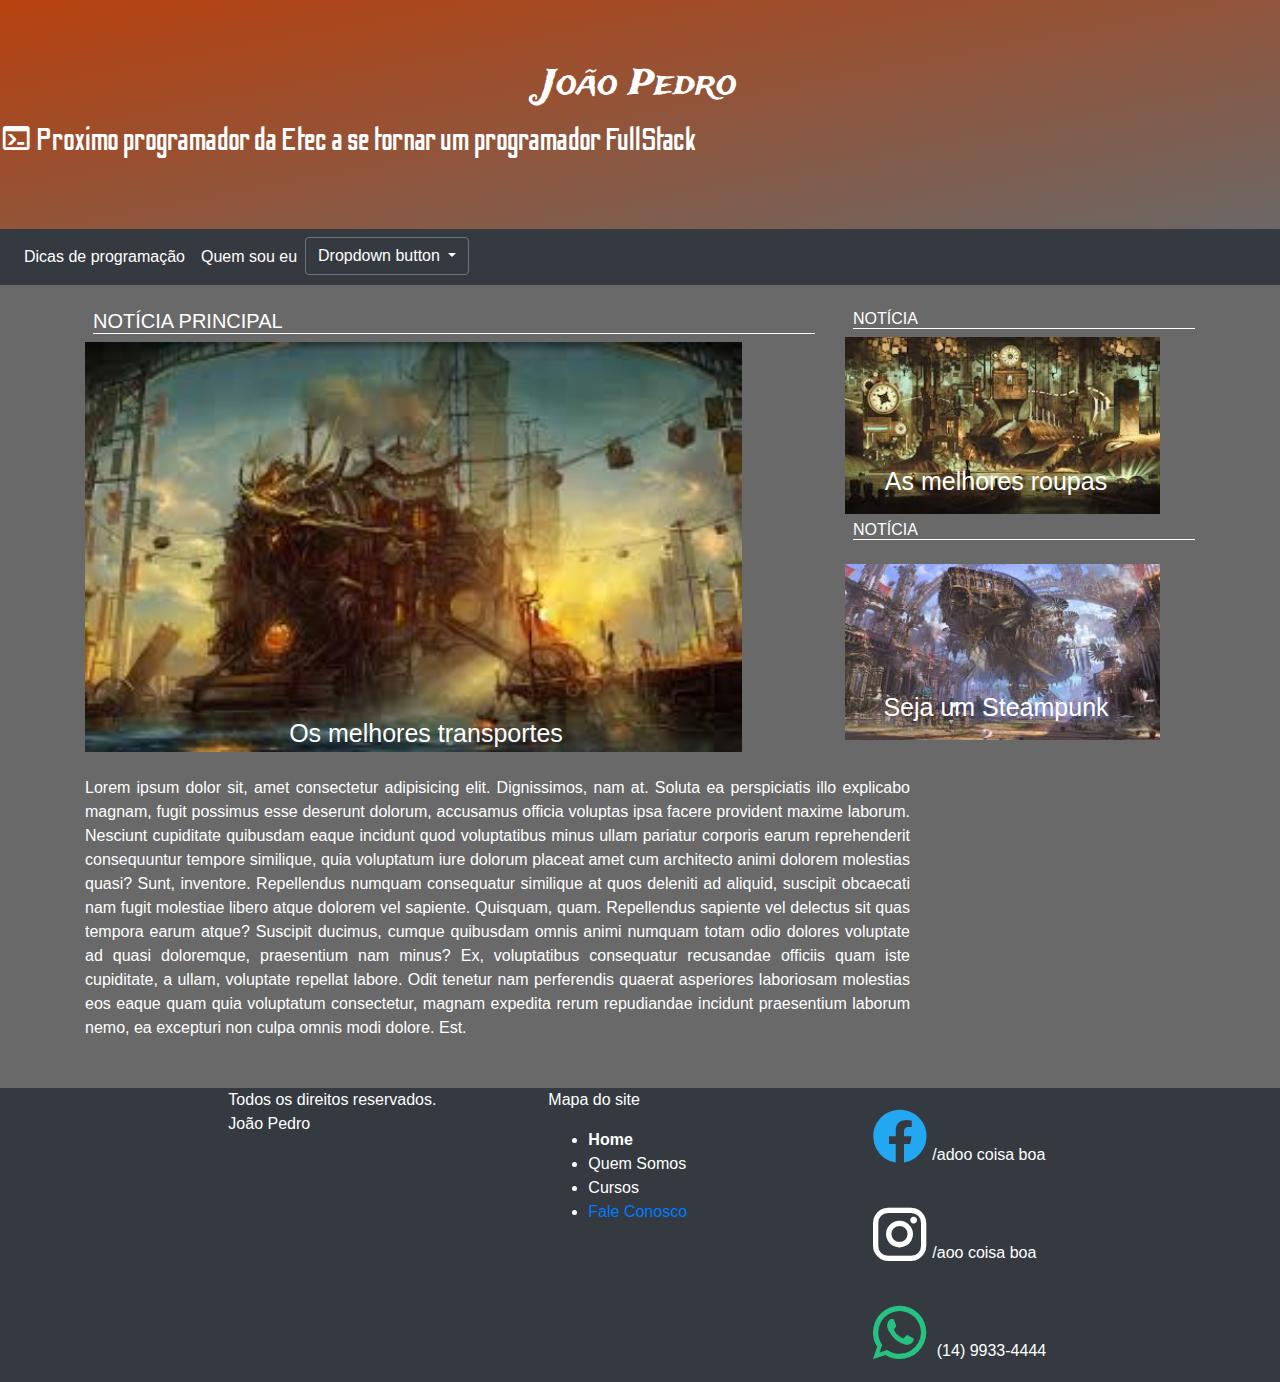
<file: index.html>
<!DOCTYPE html>
<html lang="en">

<head>
    <meta charset="UTF-8">
    <meta name="viewport" content="width=device-width, initial-scale=1.0">
    <meta http-equiv="X-UA-Compatible" content="ie=edge">
    <title>Document</title>
    <link rel="stylesheet" href="css/bootstrap.css">
    <link rel="stylesheet" href="css/joao.css">
    <link rel="stylesheet" href="libs/materialDesign/css/materialdesignicons.css">


</head>

<body>
    <div class="jumbotron jumbotron-fluid degra  d-none d-sm-block">
        <h1 class="display-4 text-center text-title ">João Pedro</h1>
        <p class="lead  text-subtitle"><i class="mdi mdi-console"></i> Proximo programador da Etec a se tornar um programador FullStack</p>
    </div>
    <div class="jumbotron jumbotron-fluid bg-title d-block d-sm-none  ">
        <h1 class="display-4 text-center text-title ">João Pedro</h1>
        <p class="lead  text-subtitle-xs text-white"><i class="mdi mdi-console"></i> Proximo programador da Etec a se tornar um programador FullStack</p>
    </div>


    <nav class="navbar navbar-expand-lg navbar-dark bg-dark mt-n5">
        <a class="navbar-brand d-block d-sm-none " href="index.html"><i class=" mdi mdi-code-braces"></i></a>
        <button class="navbar-toggler" data-target="#my-nav" data-toggle="collapse" aria-controls="my-nav" aria-expanded="false" aria-label="Toggle navigation">
            <span class="navbar-toggler-icon text-white"></span>
        </button>
        <div id="my-nav" class="collapse navbar-collapse text-white">
            <ul class="navbar-nav mr-auto">
                <li class="nav-item">
                    <a class="nav-link  text-white" href="#">Dicas de programação <span class="sr-only">(current)</span></a>
                </li>
                <li class="nav-item">
                    <a class="nav-link text-white" href="#" tabindex="-1" aria-disabled="true">Quem sou eu </a>
                </li>
                <!-- Menu dropdown -->
                <div class="dropdown">
                    <button class="btn btn-secondary bg-dark dropdown-toggle" type="button" id="dropdownMenuButton" data-toggle="dropdown" aria-haspopup="true" aria-expanded="false">
                          Dropdown button
                        </button>
                    <div class="dropdown-menu" aria-labelledby="dropdownMenuButton">
                        <a class="dropdown-item" href="#">Action</a>
                        <a class="dropdown-item" href="#">Another action</a>
                        <a class="dropdown-item" href="#">Something else here</a>
                    </div>
                </div>
                <!-- Fim do dropdown -->

                <div class="dropdown-menu" aria-labelledby="dropdownMenuButton">
                    <a class="dropdown-item" href="#">Action!</a>
                    <a class="dropdown-item" href="#">Another action!</a>
                    <a class="dropdown-item" href="#">Something else here!</a>
                </div>
        </div>
        </ul>
        </div>
    </nav>
    <!-- Iniciando o conteúdo do nosso site -->
    <div class="container mt-3">
        <div class="row">
            <div class="col-md-8 col-12">
                <h5 class="border-bottom border-white text-white text-span ml-2 mt-2">NOTÍCIA PRINCIPAL</h5>
                <img src="img/41.jpg" width="90%" height="80%" alt="Notícia Principal" class="img-fluid">
                <h1 class="text-center text-white mt-n5">
                    <a href="" class="text-white textin mt-n5 ml-n5"> Os melhores transportes</a>
                </h1>
            </div>
            <div class=" col-md-4 col-12 ">
                <h6 class="border-bottom border-white text-white text-span ml-2 mt-2 ">NOTÍCIA</h6>
                <img class="img-fluid " src="img/42.jpg " width="90% " height="90% " alt="Notícia ">
                <h3 class="text-center text-white mt-n5 textin ml-n5 ">As melhores roupas</h3>

                <h6 class="border-bottom border-white text-white text-span ml-2 mt-4 ">NOTÍCIA</h6>
                <img class="img-fluid mt-3 " src="img/43.jpg " width="90% " height="80% " alt="Notícia ">
                <h3 class="text-center text-white textin mt-n5 ml-n5 ">Seja um Steampunk</h3>
            </div>
        </div>
        <!-- Conteúdos do site [secundários] -->
        <div class="row mt-3 ">
            <div class="col-md-9 col-12 text-justify text-white">
                Lorem ipsum dolor sit, amet consectetur adipisicing elit. Dignissimos, nam at. Soluta ea perspiciatis illo explicabo magnam, fugit possimus esse deserunt dolorum, accusamus officia voluptas ipsa facere provident maxime laborum. Nesciunt cupiditate quibusdam
                eaque incidunt quod voluptatibus minus ullam pariatur corporis earum reprehenderit consequuntur tempore similique, quia voluptatum iure dolorum placeat amet cum architecto animi dolorem molestias quasi? Sunt, inventore. Repellendus numquam
                consequatur similique at quos deleniti ad aliquid, suscipit obcaecati nam fugit molestiae libero atque dolorem vel sapiente. Quisquam, quam. Repellendus sapiente vel delectus sit quas tempora earum atque? Suscipit ducimus, cumque quibusdam
                omnis animi numquam totam odio dolores voluptate ad quasi doloremque, praesentium nam minus? Ex, voluptatibus consequatur recusandae officiis quam iste cupiditate, a ullam, voluptate repellat labore. Odit tenetur nam perferendis quaerat
                asperiores laboriosam molestias eos eaque quam quia voluptatum consectetur, magnam expedita rerum repudiandae incidunt praesentium laborum nemo, ea excepturi non culpa omnis modi dolore. Est.
            </div>
            <div class=" col-md-3 col-12 ">
                <div id="cont_371c4b9623f711164226b7b71d78eb78 ">
                    <script type="text/javascript " async src="https://www.tempo.com/wid_loader/371c4b9623f711164226b7b71d78eb78 "></script>
                </div>
            </div>
        </div>
    </div>
    <!-- Fim do conteúdo do nosso site -->

    <div class="container-fluid bg-dark mt-5 ">
        <div class="row ">
            <div class="offset-md-2 col-md-3 col-12 ">
                <p class="text-white ">
                    Todos os direitos reservados.
                    <br>João Pedro
                </p>
            </div>
            <div class="col-md-3 col-12 text-white ">
                <p>Mapa do site</p>
                <ul>
                    <li><b>Home</b></li>
                    <li>Quem Somos</li>
                    <li>Cursos</li>
                    <li>
                        <a href="faleconosco.html ">Fale Conosco</a>
                    </li>
                </ul>
            </div>
            <div class="col-md-3 col-12 text-white ">
                <i class="mdi mdi-facebook mdi-jao "></i>/adoo coisa boa<br>
                <i class="mdi mdi-instagram mdi-insta "></i>/aoo coisa boa<br>
                <i class="mdi mdi-whatsapp mdi-zap "></i> (14) 9933-4444 <br>

            </div>
        </div>
    </div>
</body>
<script src="https://code.jquery.com/jquery-3.4.1.slim.min.js " integrity="sha384-J6qa4849blE2+poT4WnyKhv5vZF5SrPo0iEjwBvKU7imGFAV0wwj1yYfoRSJoZ+n " crossorigin="anonymous "></script>
<script src="https://cdn.jsdelivr.net/npm/popper.js@1.16.0/dist/umd/popper.min.js " integrity="sha384-Q6E9RHvbIyZFJoft+2mJbHaEWldlvI9IOYy5n3zV9zzTtmI3UksdQRVvoxMfooAo " crossorigin="anonymous "></script>
<script src="https://stackpath.bootstrapcdn.com/bootstrap/4.4.1/js/bootstrap.min.js " integrity="sha384-wfSDF2E50Y2D1uUdj0O3uMBJnjuUD4Ih7YwaYd1iqfktj0Uod8GCExl3Og8ifwB6 " crossorigin="anonymous "></script>

</html>
</file>
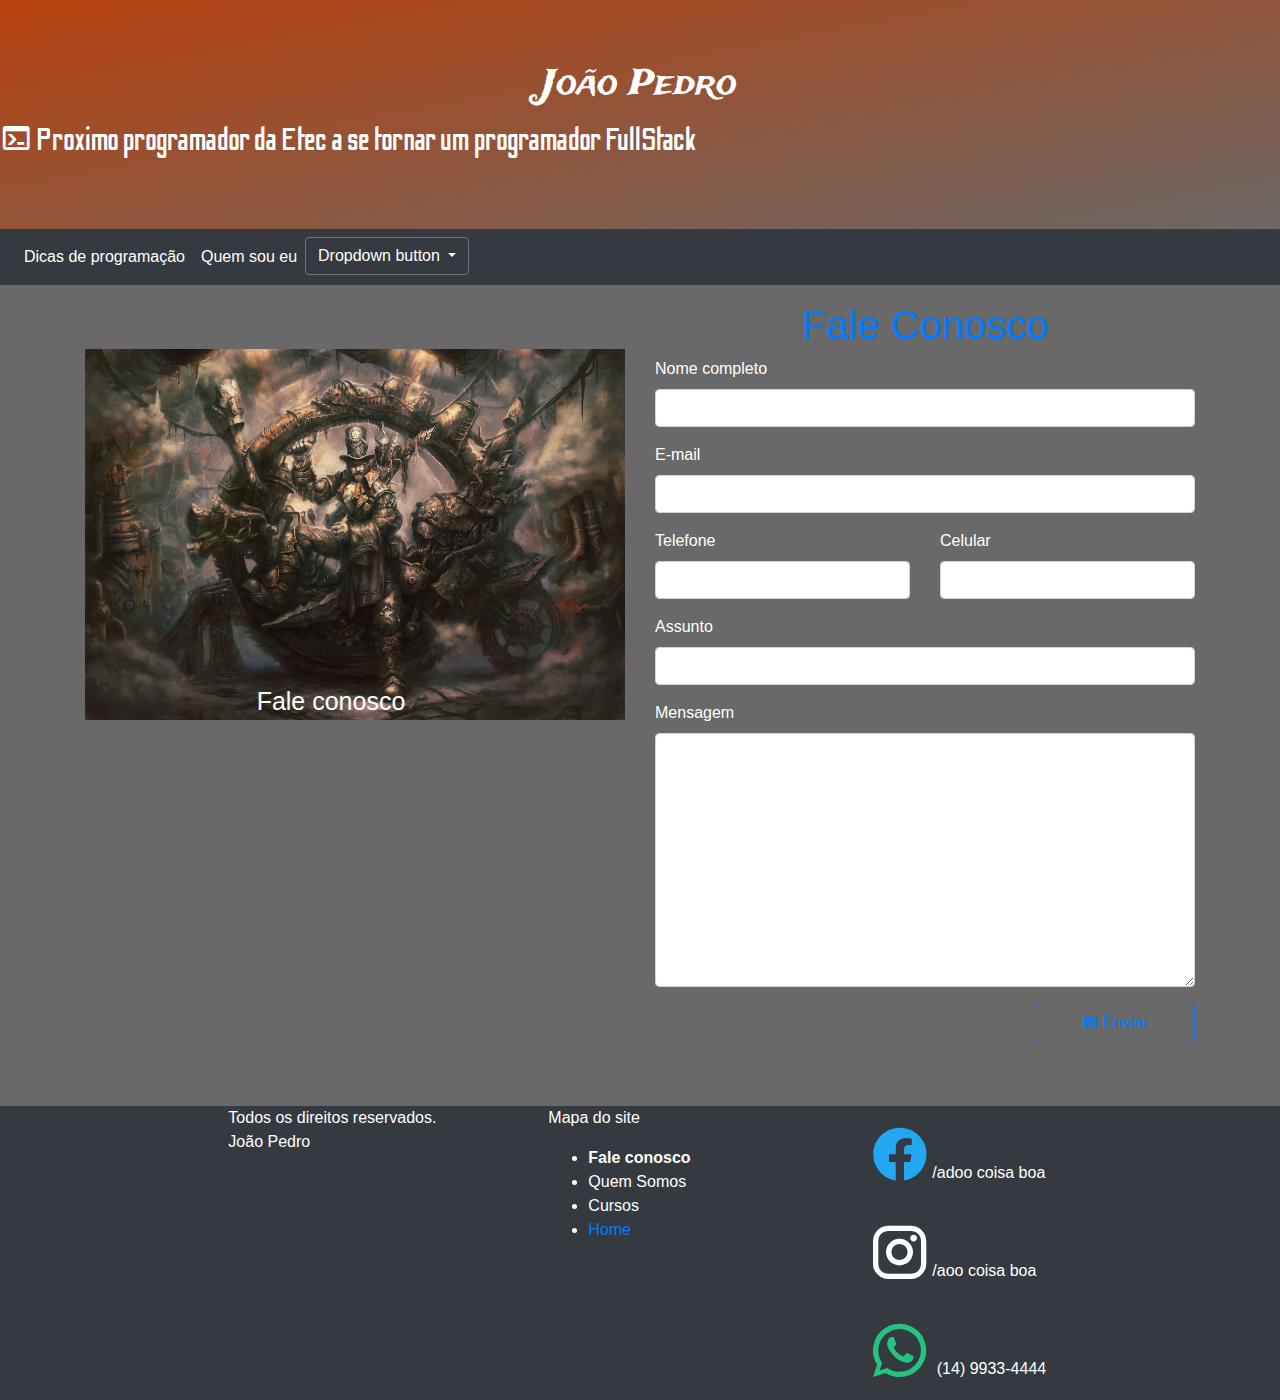
<file: faleconosco.html>
<!DOCTYPE html>
<html lang="en">

<head>
    <meta charset="UTF-8">
    <meta name="viewport" content="width=device-width, initial-scale=1.0">
    <meta http-equiv="X-UA-Compatible" content="ie=edge">
    <title>Document</title>
    <link rel="stylesheet" href="css/bootstrap.css">
    <link rel="stylesheet" href="css/joao.css">
    <link rel="stylesheet" href="libs/materialDesign/css/materialdesignicons.css">


</head>

<body>
    <div class="jumbotron jumbotron-fluid degra  d-none d-sm-block">
        <h1 class="display-4 text-center text-title ">João Pedro</h1>
        <p class="lead  text-subtitle"><i class="mdi mdi-console"></i> Proximo programador da Etec a se tornar um programador FullStack</p>
    </div>
    <div class="jumbotron jumbotron-fluid bg-title d-block d-sm-none  ">
        <h1 class="display-4 text-center text-title ">João Pedro</h1>
        <p class="lead  text-subtitle-xs text-white"><i class="mdi mdi-console"></i> Proximo programador da Etec a se tornar um programador FullStack</p>
    </div>


    <nav class="navbar navbar-expand-lg navbar-dark bg-dark mt-n5">
        <a class="navbar-brand d-block d-sm-none " href="index.html"><i class=" mdi mdi-code-braces"></i></a>
        <button class="navbar-toggler" data-target="#my-nav" data-toggle="collapse" aria-controls="my-nav" aria-expanded="false" aria-label="Toggle navigation">
            <span class="navbar-toggler-icon text-white"></span>
        </button>
        <div id="my-nav" class="collapse navbar-collapse text-white bg-dark">
            <ul class="navbar-nav mr-auto">
                <li class="nav-item">
                    <a class="nav-link  text-white" href="#">Dicas de programação <span class="sr-only">(current)</span></a>
                </li>
                <li class="nav-item">
                    <a class="nav-link text-white" href="#" tabindex="-1" aria-disabled="true">Quem sou eu </a>
                </li>
                <!-- Menu dropdown -->
                <div class="dropdown">
                    <button class="btn btn-secondary bg-dark dropdown-toggle" type="button" id="dropdownMenuButton" data-toggle="dropdown" aria-haspopup="true" aria-expanded="false">
                          Dropdown button
                        </button>
                    <div class="dropdown-menu" aria-labelledby="dropdownMenuButton">
                        <a class="dropdown-item" href="#">Action</a>
                        <a class="dropdown-item" href="#">Another action</a>
                        <a class="dropdown-item" href="#">Something else here</a>
                    </div>
                </div>
                <!-- Fim do dropdown -->

                <div class="dropdown-menu" aria-labelledby="dropdownMenuButton">
                    <a class="dropdown-item" href="#">Action!</a>
                    <a class="dropdown-item" href="#">Another action!</a>
                    <a class="dropdown-item" href="#">Something else here!</a>
                </div>
        </div>
        </ul>
        </div>
    </nav>
    <!-- Iniciando o conteúdo do nosso site -->
    <div class="container mt-3">
        <div class="row">
            <div class="col-md-6 d-none d-sm-block mt-5">
                <img class="img-fluid" src="img/40.jpg" alt="Fale Conosco">
                <h1 class="text-center text-white mt-n5">
                    <a href="" class="text-white textin mt-n5 ml-n5">Fale conosco</a>
                </h1>
            </div>
            <div class=" col-md-6 col-12 text-white">
                <h1 class="text-center text-primary">Fale Conosco</h1>
                <form action="" class="mt-2">
                    <div class="form-group">
                        <label>Nome completo</label>
                        <input type="text" name="" id="" class="form-control">
                    </div>
                    <div class="form-group">
                        <label>E-mail</label>
                        <input type="email" name="" id="" class="form-control">
                    </div>
                    <div class="form-group row">
                        <div class="col-md-6 col-12">
                            <label>Telefone</label>
                            <input type="tel" name="" id="" class="form-control">
                        </div>
                        <div class="col-md-6 col-12">
                            <label>Celular</label>
                            <input type="tel" name="" id="" class="form-control">
                        </div>
                    </div>
                    <div class="form-group">
                        <label>Assunto</label>
                        <select name="" id="" class="form-control text-white">
                            <option value="">Selecione o seu assunto...</option>
                            <option value="">Ajuda</option>
                            <option value="">Sugestões</option>
                            <option value="">Críticas</option>
                            <option value="">Elogios</option>
                            <option value="">Reclamação</option>
                            <option value="">Outros</option>
                        </select>
                    </div>
                    <div class="form-group text-white">
                        <label>Mensagem</label>
                        <textarea name="" id="" class="form-control" cols="20" rows="10"></textarea>
                    </div>
                    <div class="form-group row justify-content-end text-white">
                        <div class="col-md-4 col-6">
                            <button class="btn btn-outline-primary btn-block"><i class="mdi mdi-mail"></i> Enviar</button>
                        </div>
                    </div>
                </form>
            </div>
        </div>
    </div>
    <!-- Fim do conteúdo do nosso site -->

    <div class="container-fluid bg-dark mt-5">
        <div class="row">
            <div class="offset-md-2 col-md-3 col-12">
                <p class="text-white">
                    Todos os direitos reservados.
                    <br>João Pedro
                </p>
            </div>
            <div class="col-md-3 col-12 text-white">
                <p>Mapa do site</p>
                <ul>
                    <li><b>Fale conosco</b></li>
                    <li>Quem Somos</li>
                    <li>Cursos</li>
                    <li>
                        <a href="faleconosco.html">Home</a>
                    </li>
                </ul>
            </div>
            <div class="col-md-3 col-12 text-white">
                <i class="mdi mdi-facebook mdi-jao"></i>/adoo coisa boa<br>
                <i class="mdi mdi-instagram mdi-insta"></i>/aoo coisa boa<br>
                <i class="mdi mdi-whatsapp mdi-zap"></i> (14) 9933-4444 <br>

            </div>
        </div>
    </div>
</body>
<script src="https://code.jquery.com/jquery-3.4.1.slim.min.js " integrity="sha384-J6qa4849blE2+poT4WnyKhv5vZF5SrPo0iEjwBvKU7imGFAV0wwj1yYfoRSJoZ+n " crossorigin="anonymous "></script>
<script src="https://cdn.jsdelivr.net/npm/popper.js@1.16.0/dist/umd/popper.min.js " integrity="sha384-Q6E9RHvbIyZFJoft+2mJbHaEWldlvI9IOYy5n3zV9zzTtmI3UksdQRVvoxMfooAo " crossorigin="anonymous "></script>
<script src="https://stackpath.bootstrapcdn.com/bootstrap/4.4.1/js/bootstrap.min.js " integrity="sha384-wfSDF2E50Y2D1uUdj0O3uMBJnjuUD4Ih7YwaYd1iqfktj0Uod8GCExl3Og8ifwB6 " crossorigin="anonymous "></script>

</html>
</file>
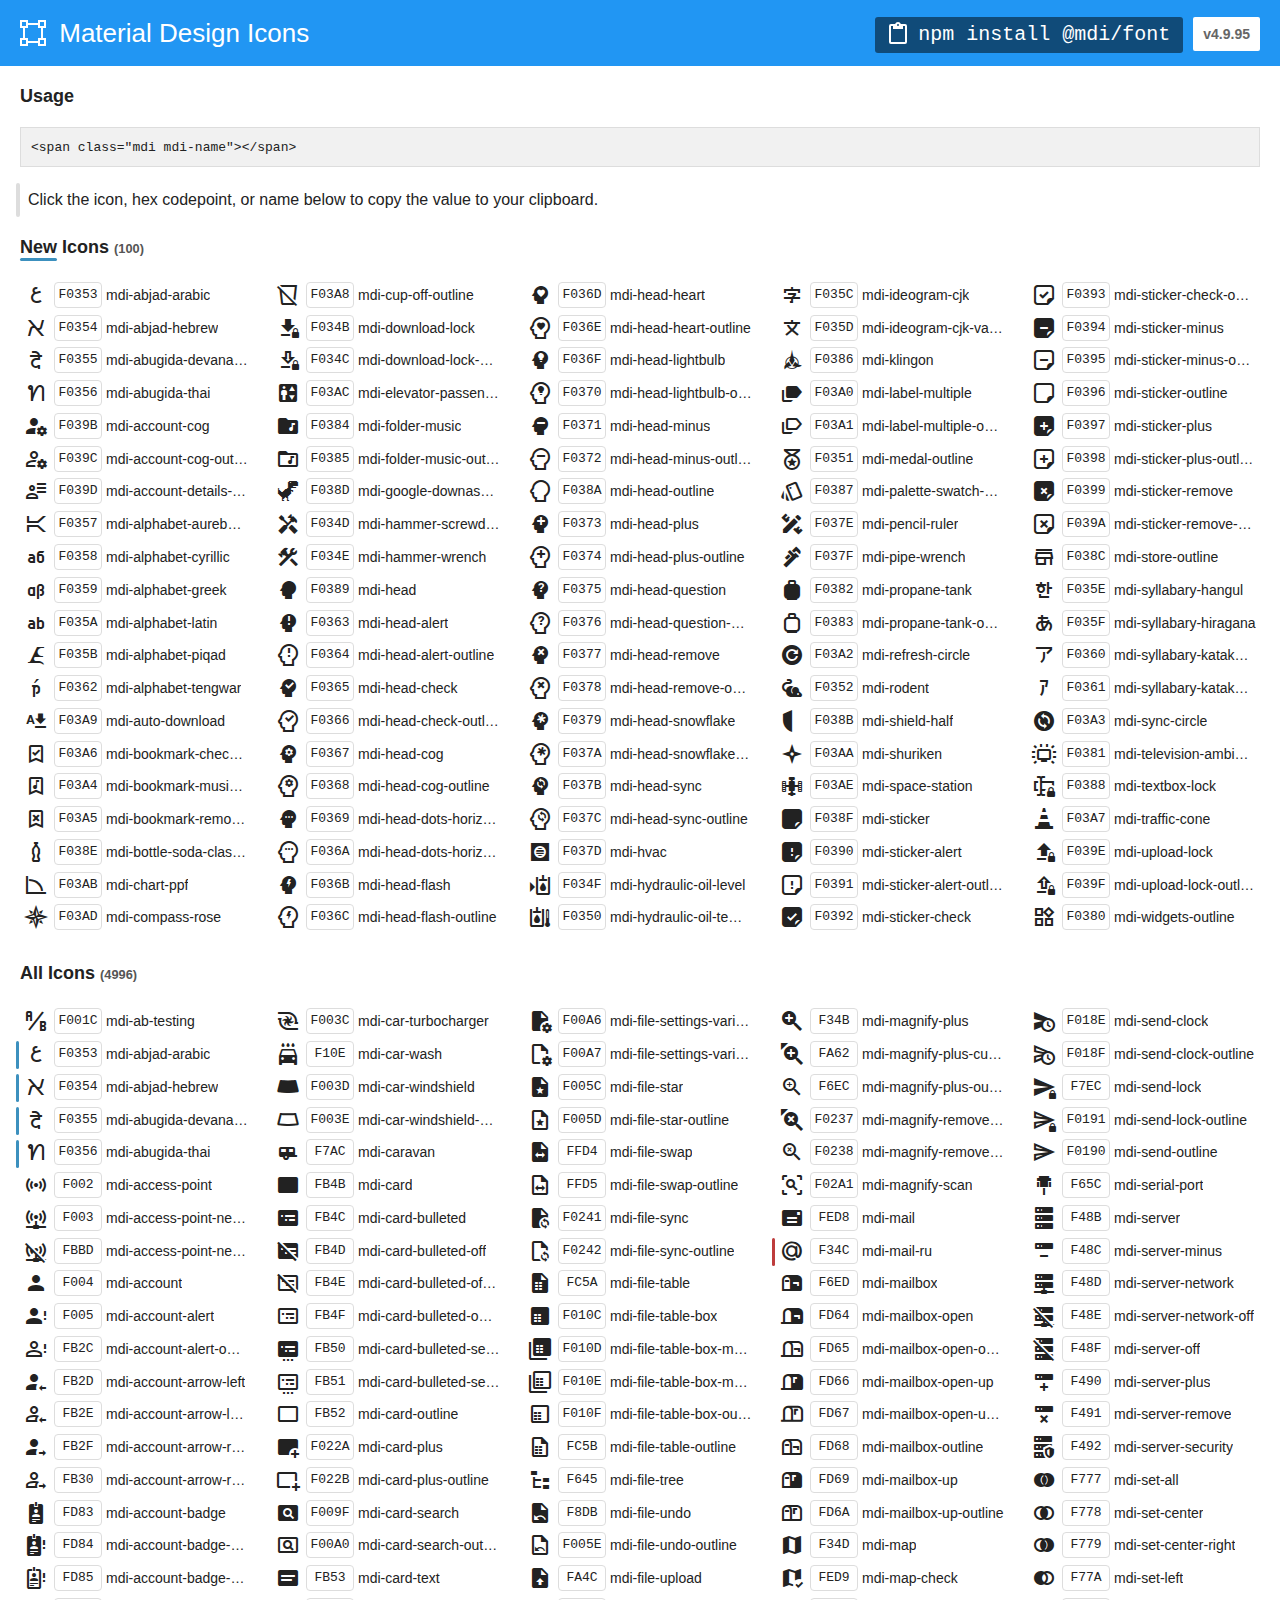
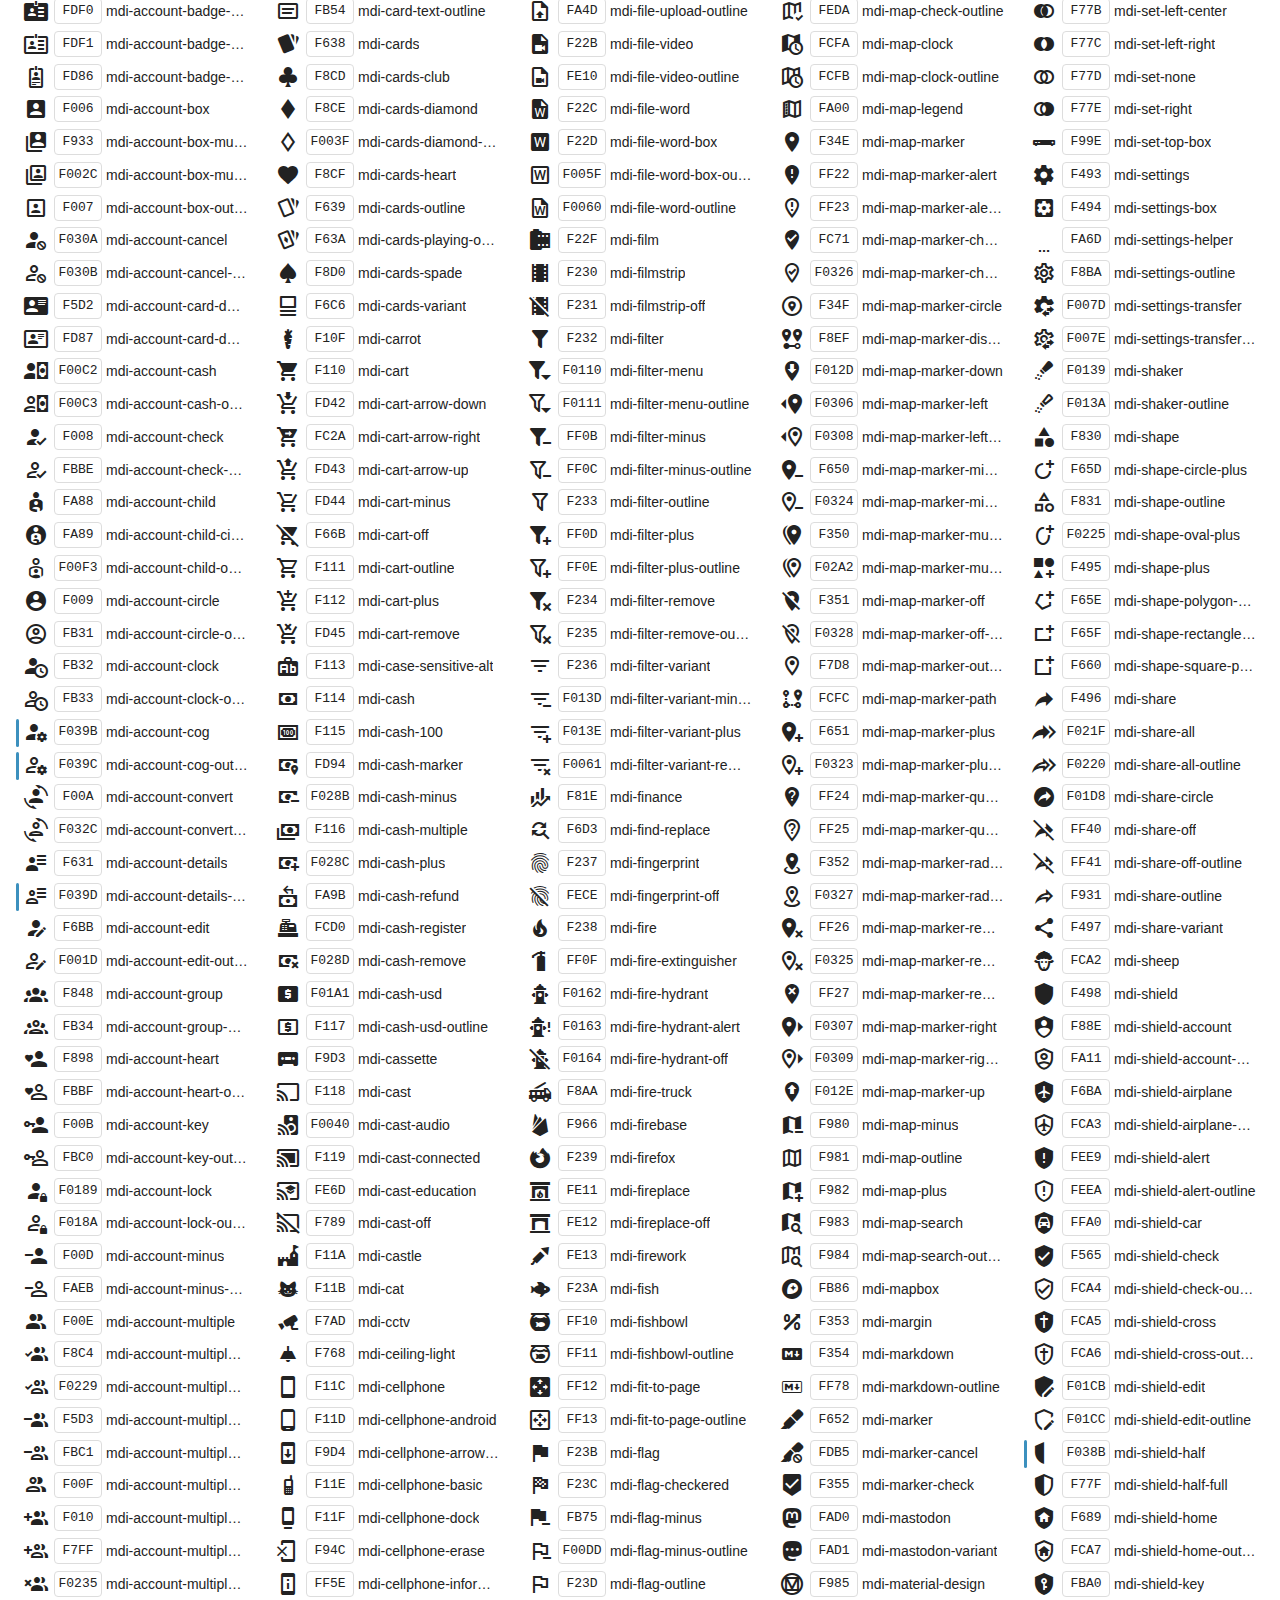
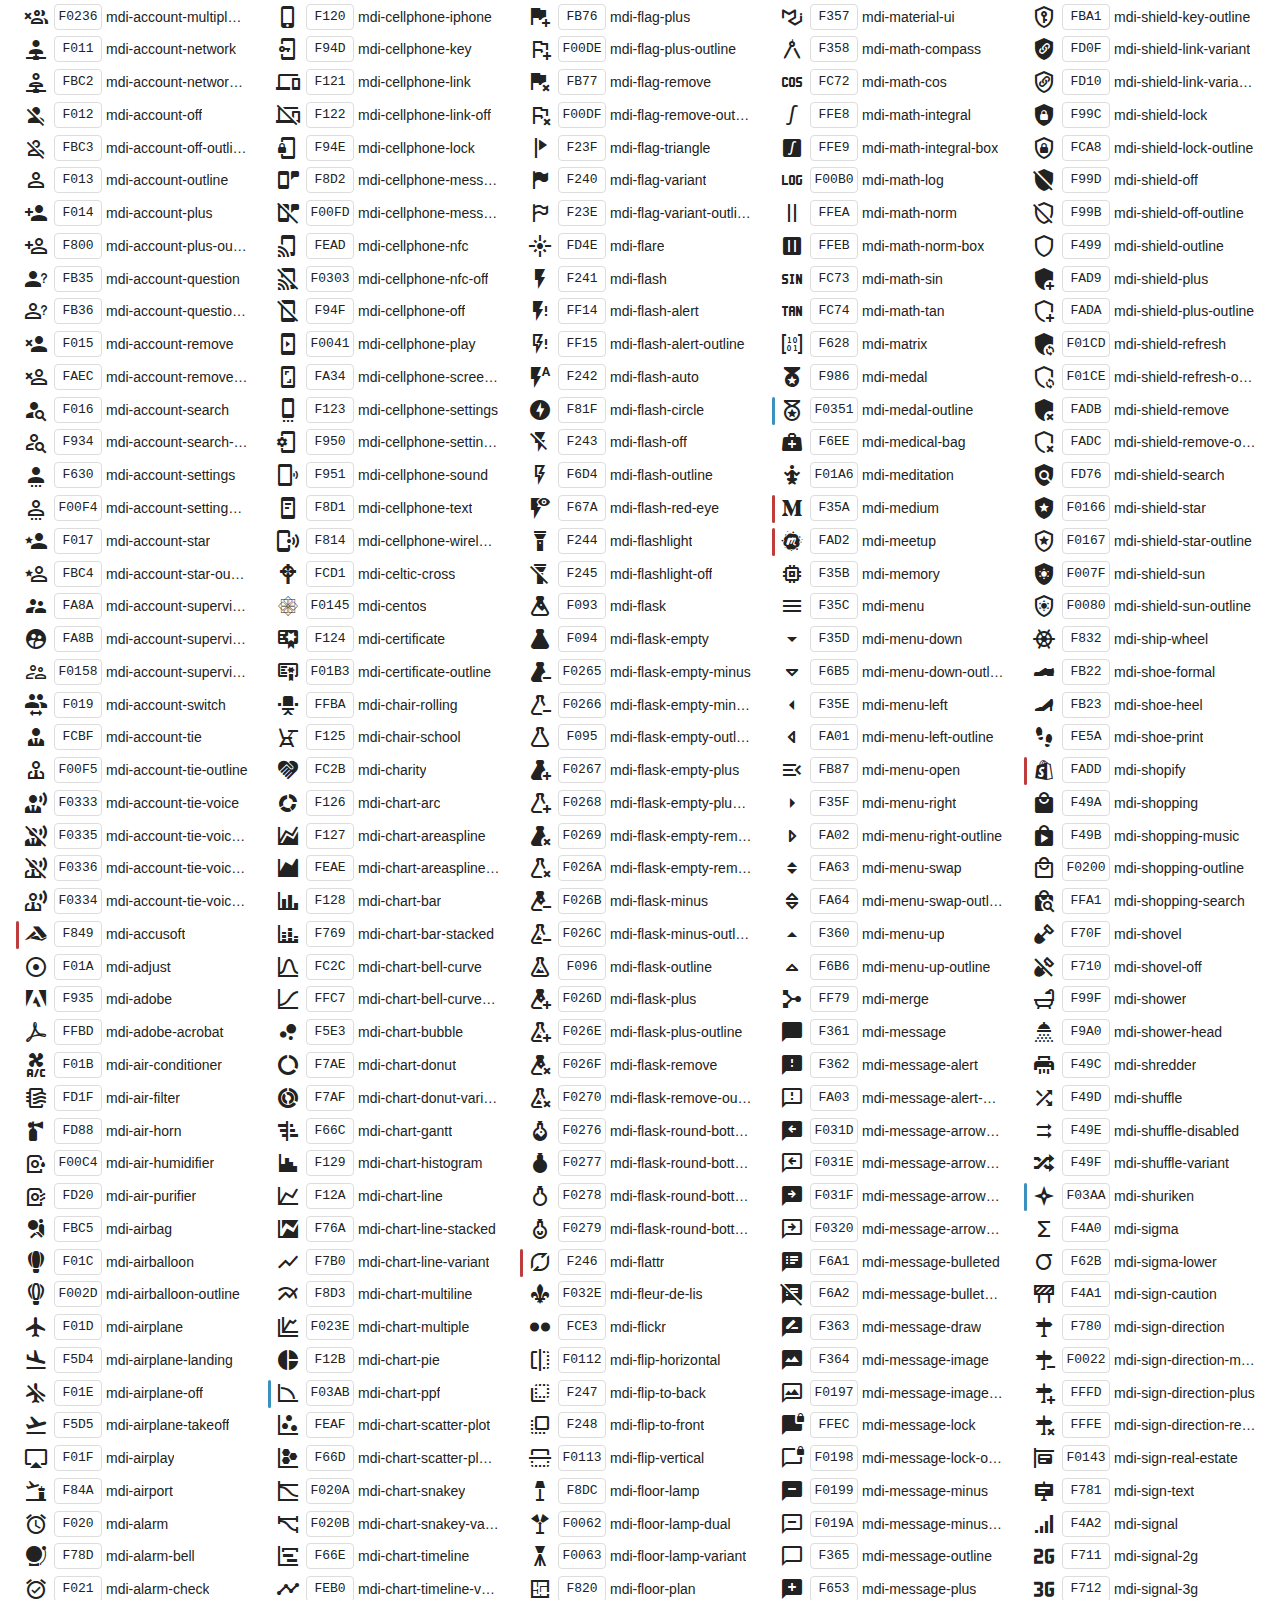
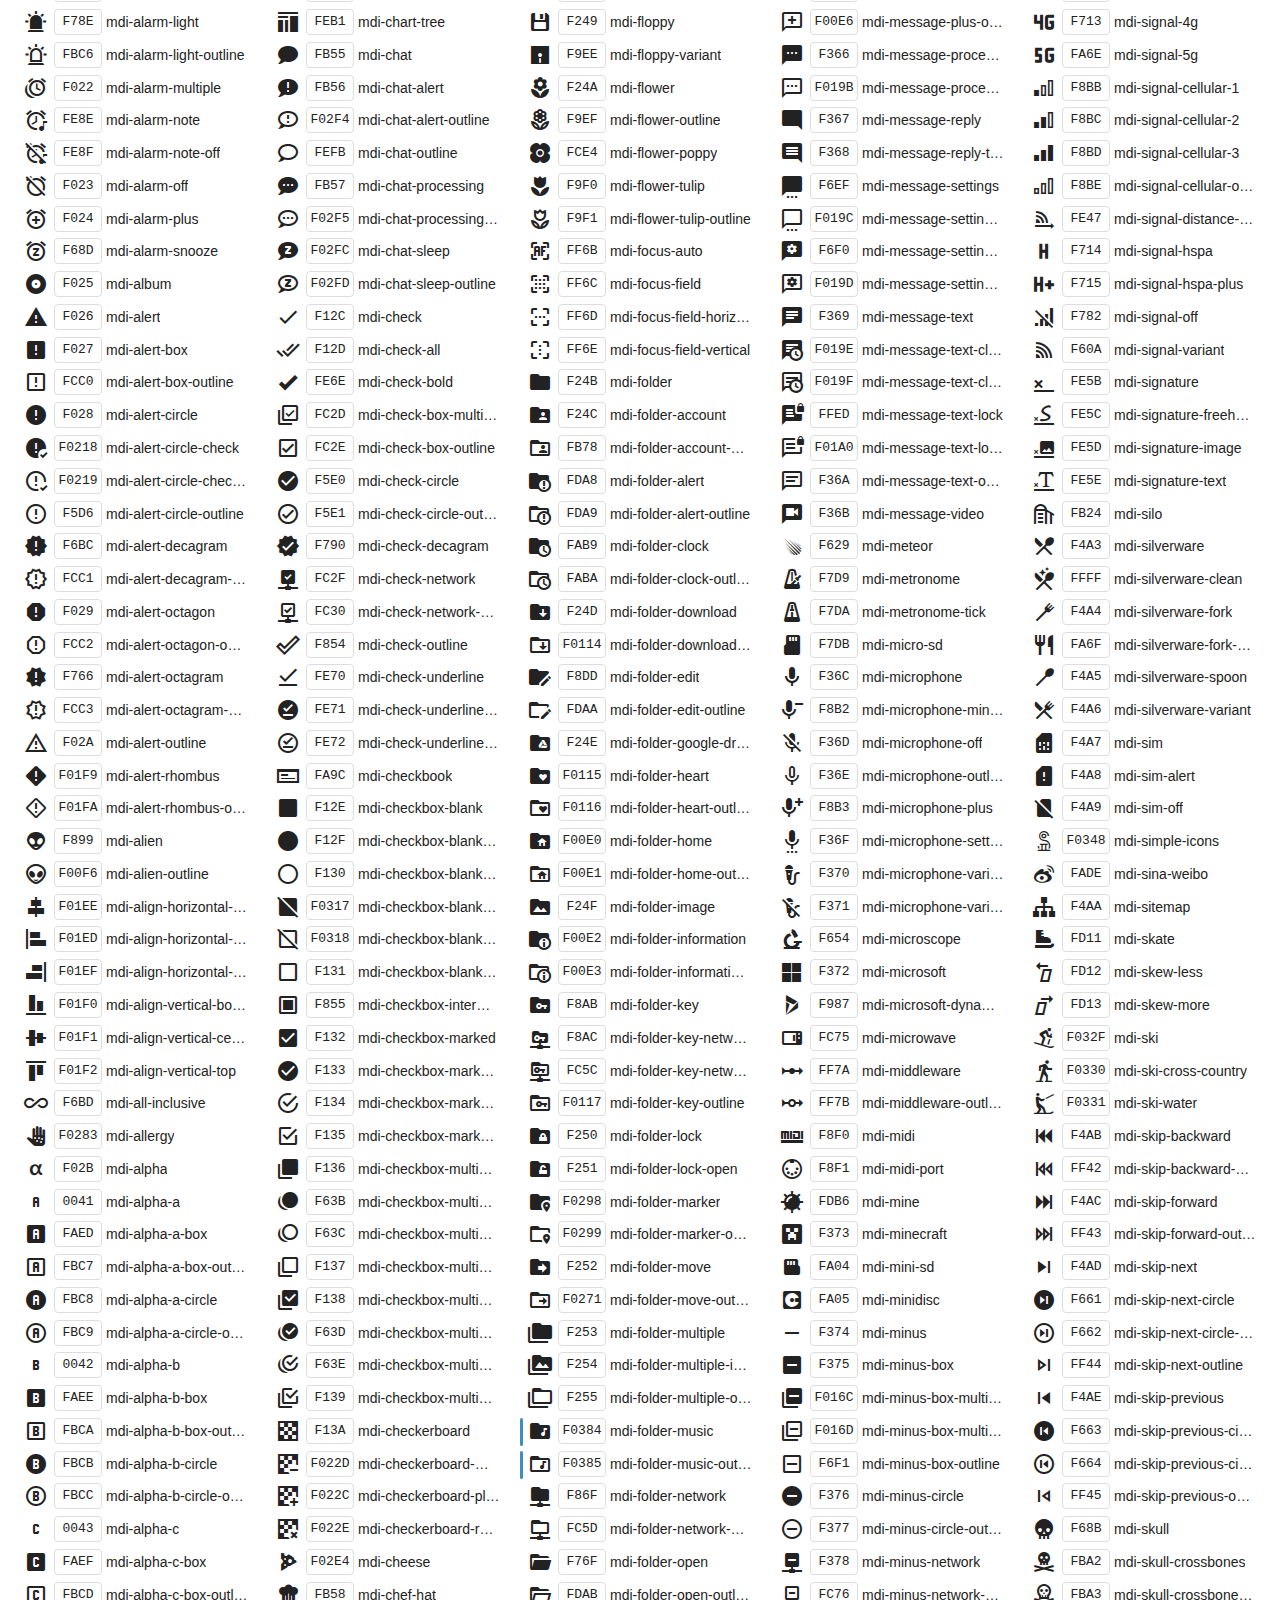
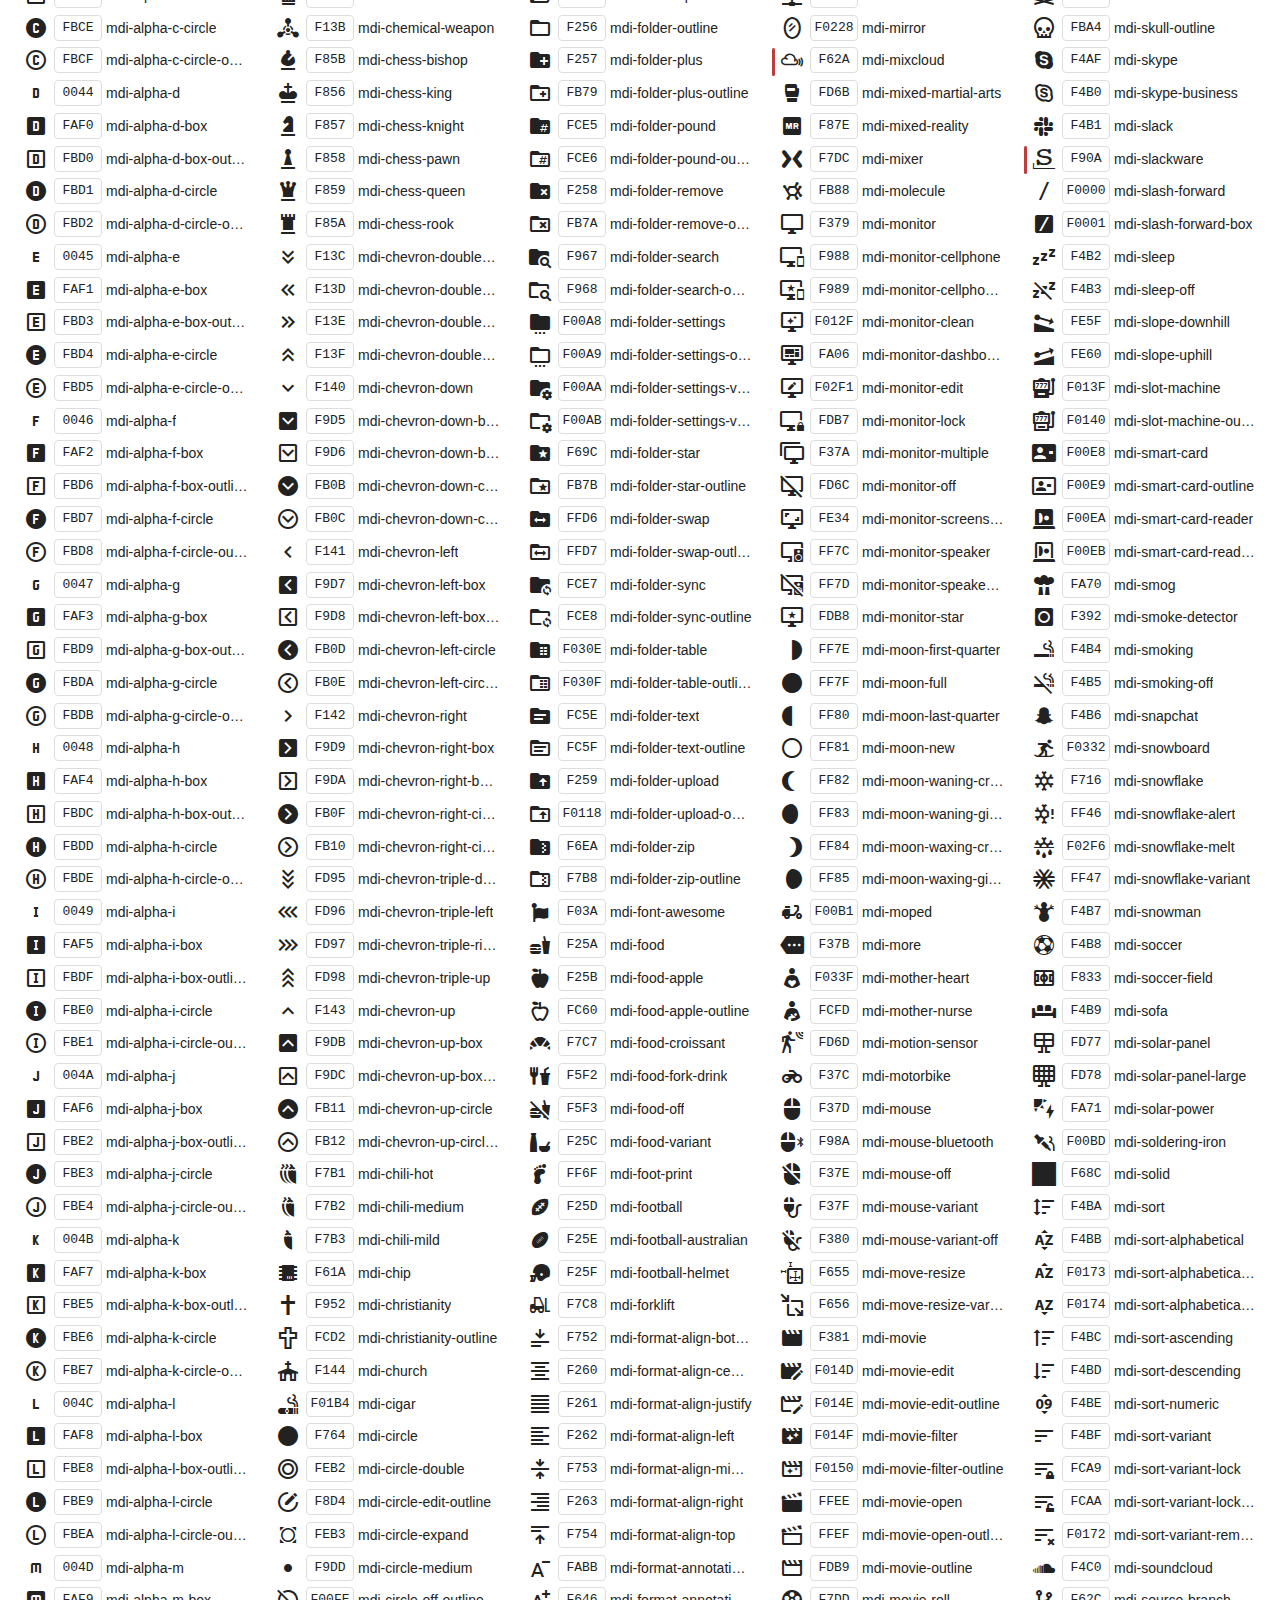
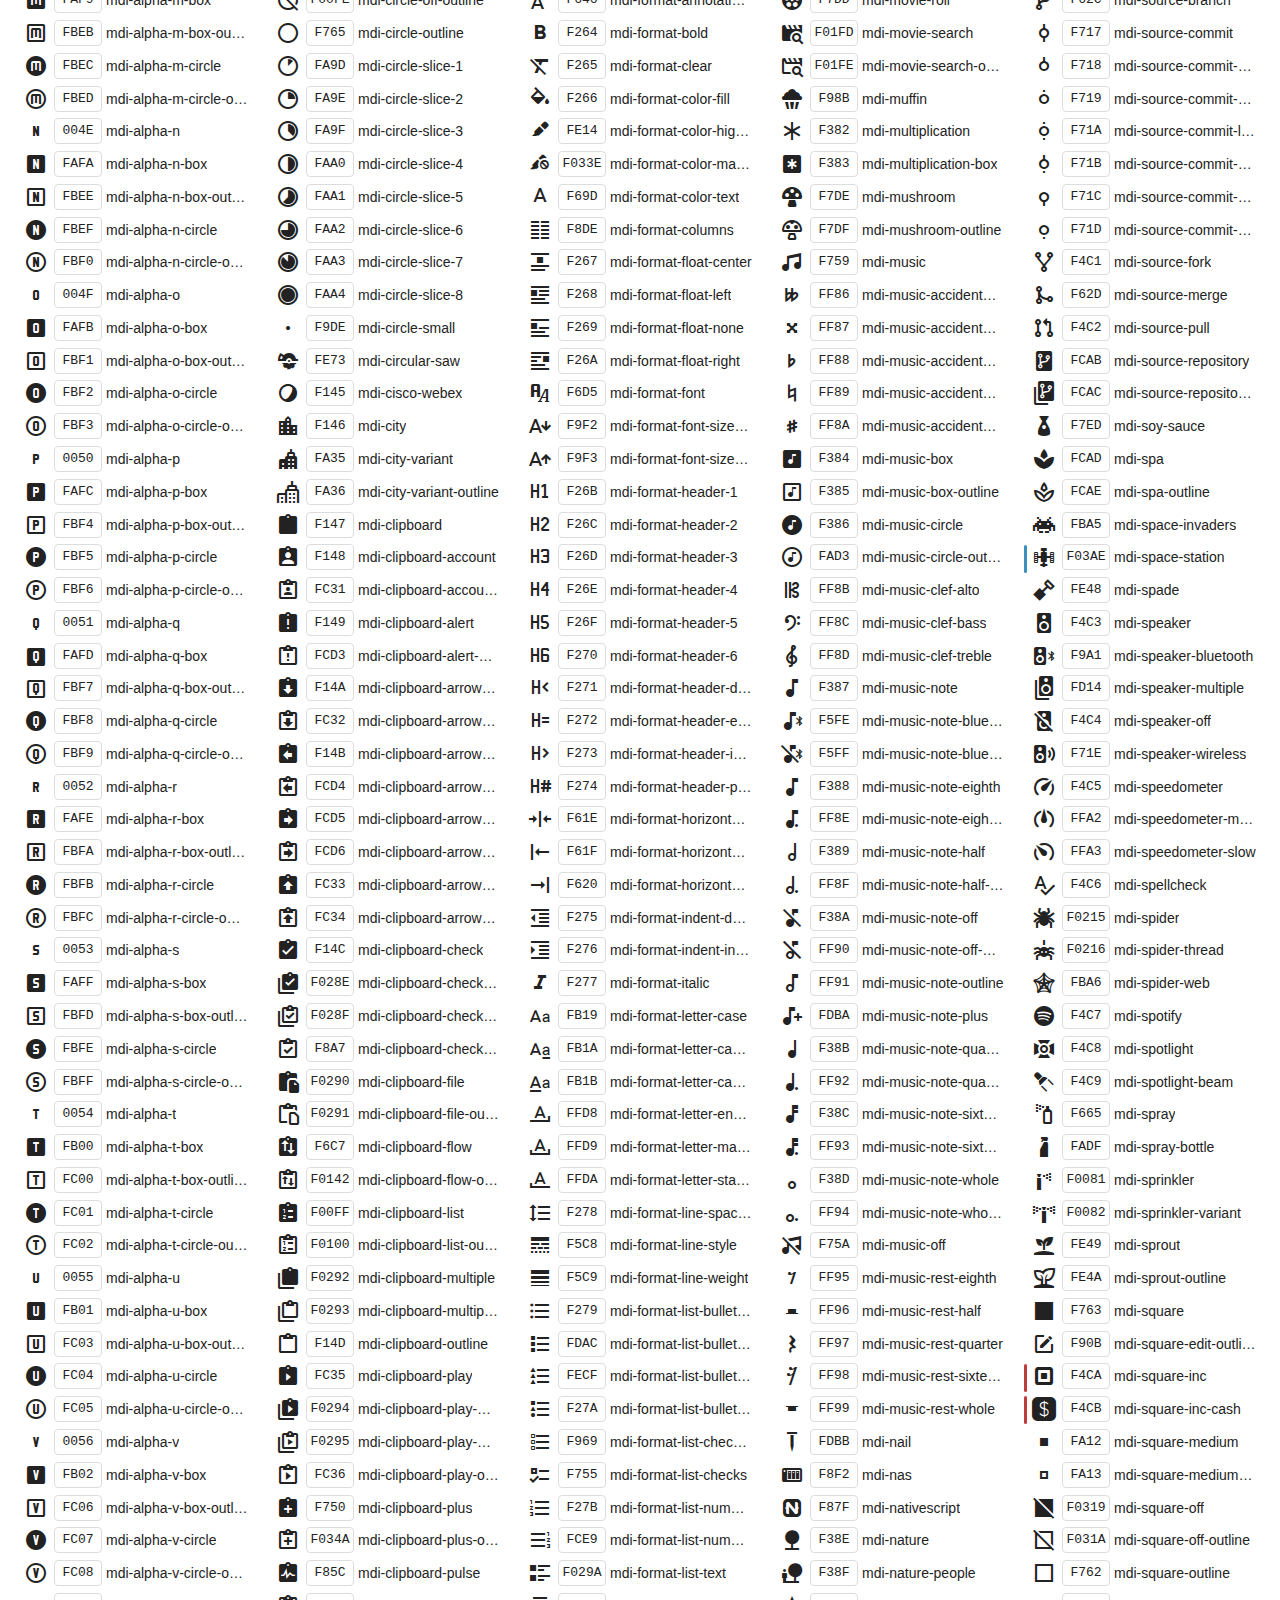
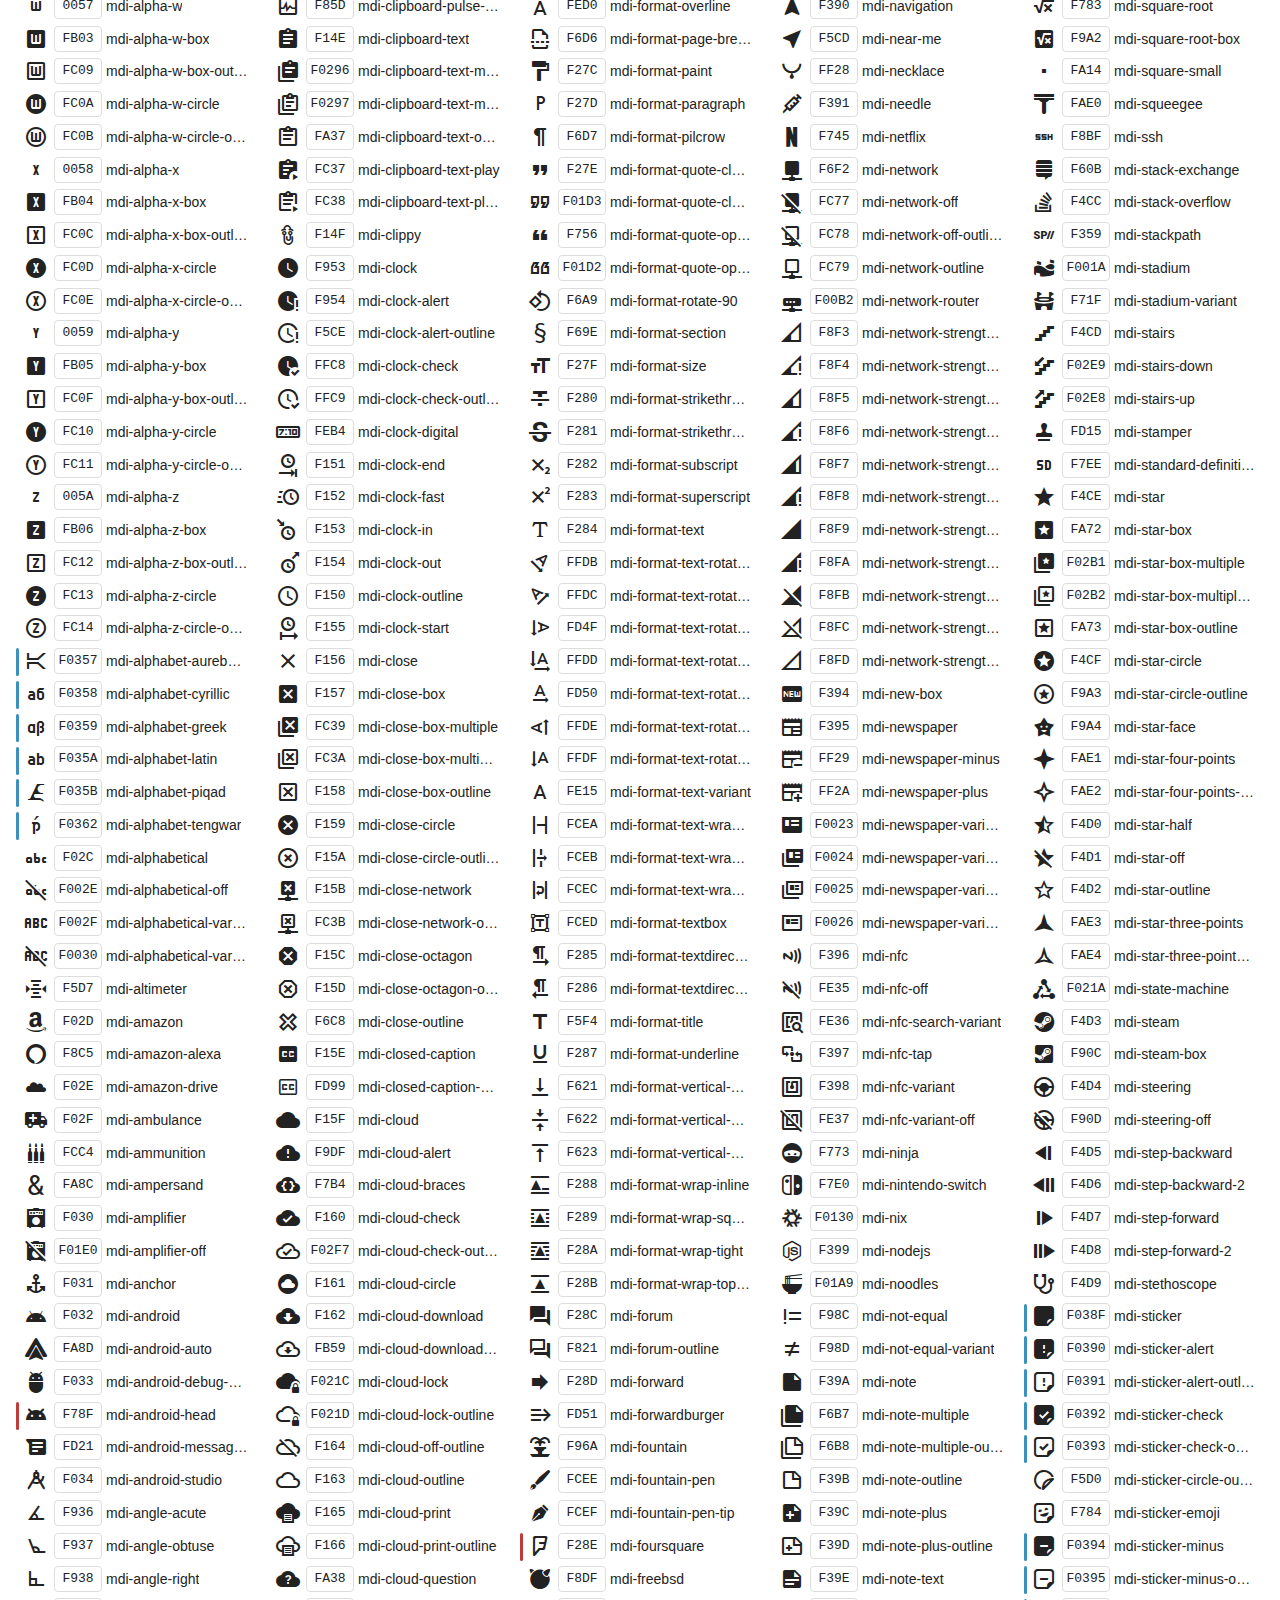
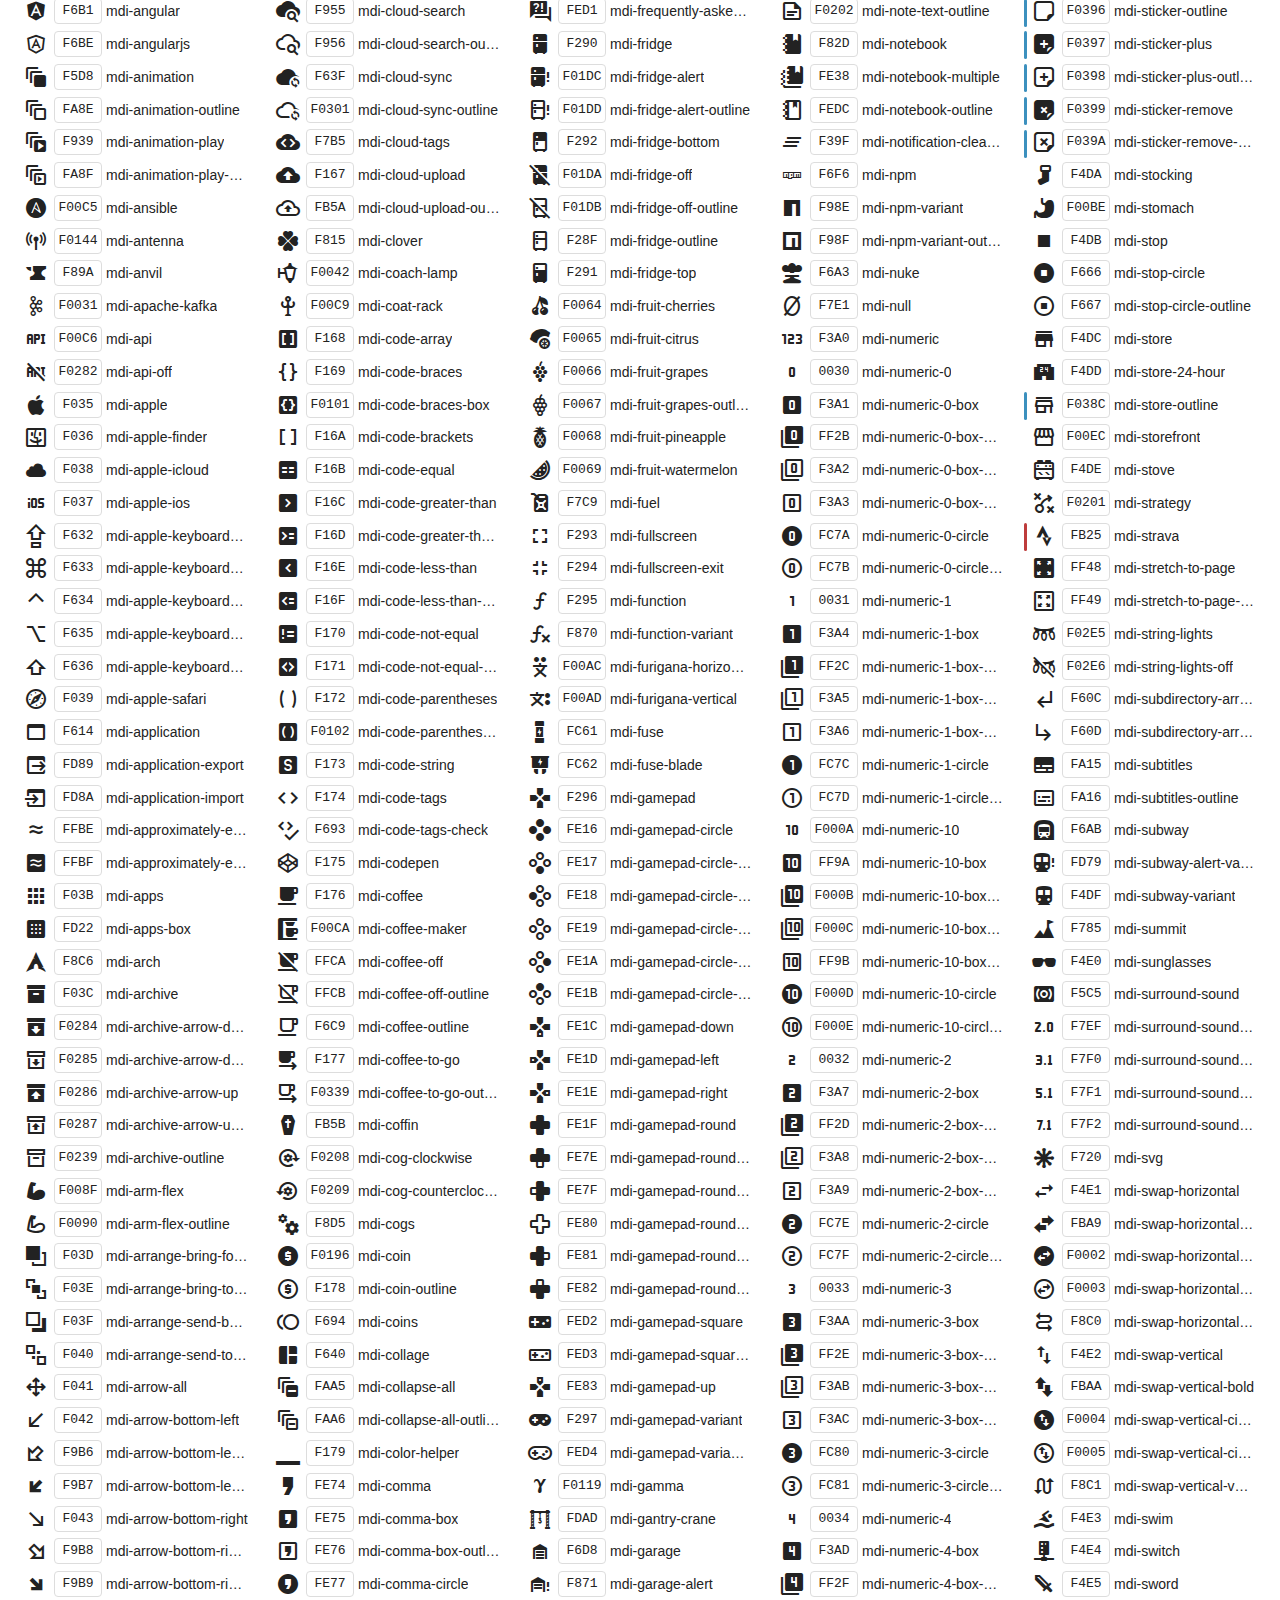
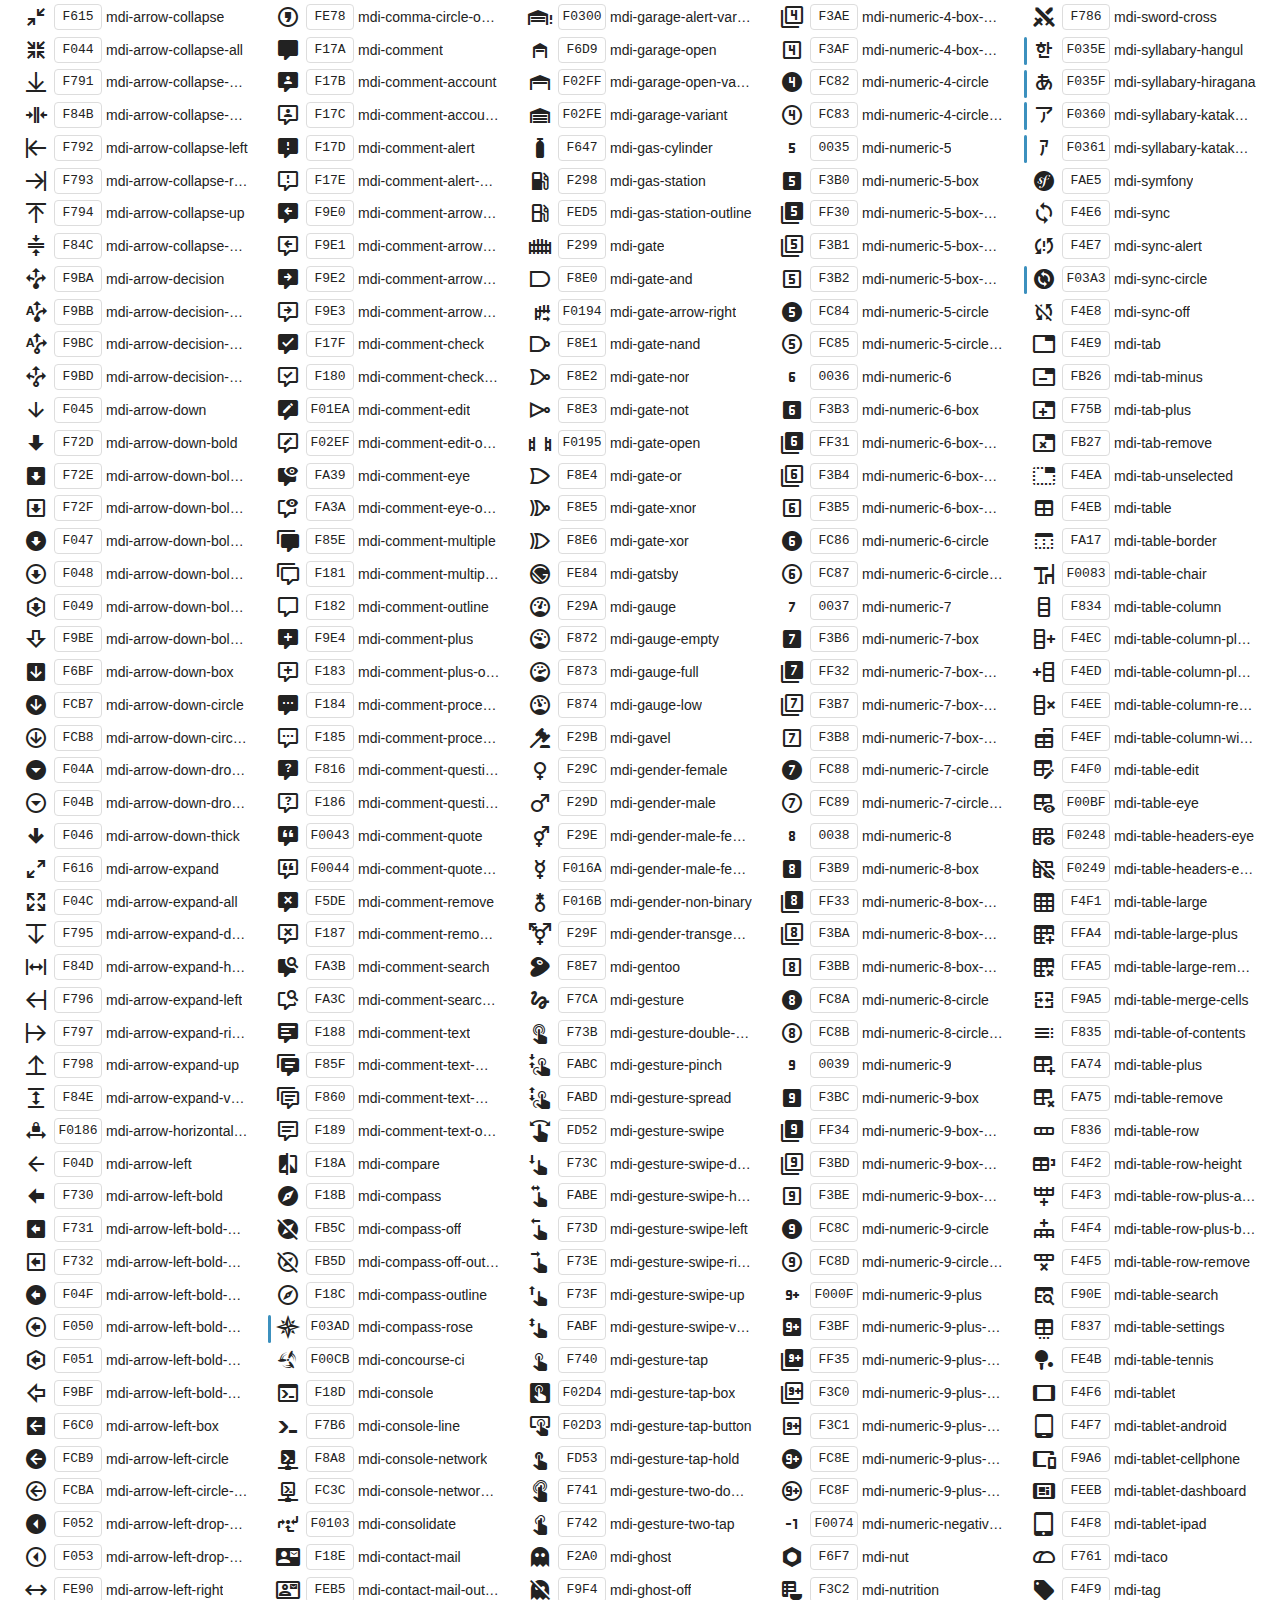
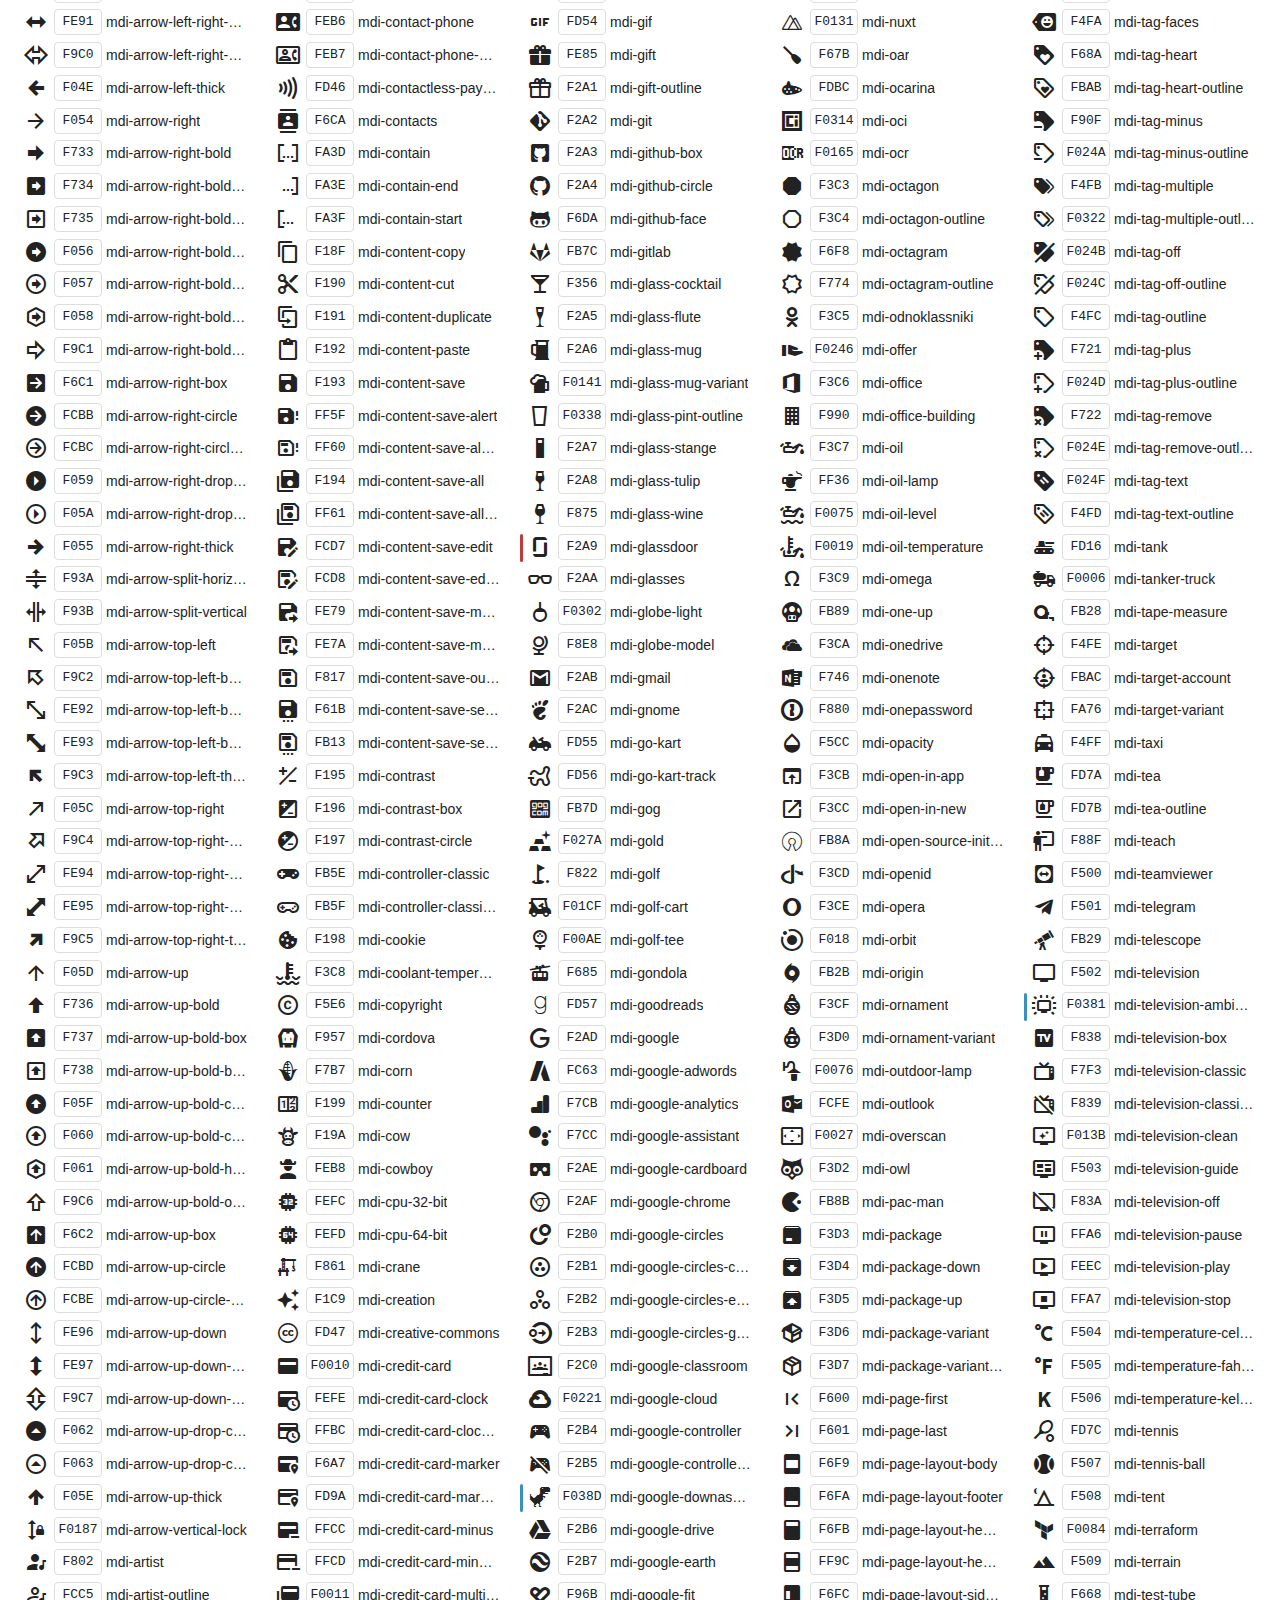
<file: libs/materialDesign/preview.html>
﻿<!doctype html>
<html lang="en">

<head>
    <meta charset="utf-8" />
    <meta name="google" content="notranslate">
    <title>Material Design Icons</title>
    <style>
        * {
            margin: 0;
            padding: 0;
        }

        body {
            margin: 0;
            padding: 0;
            background: #fff;
            color: #222;
        }

        h1,
        h2,
        h3,
        p,
        div,
        blockquote,
        footer {
            font-family: "Helvetica Neue", Arial, sans-serif;
        }

        h1 {
            padding: 20px 20px 16px 20px;
            font-size: 26px;
            line-height: 26px;
            font-weight: normal;
            color: #FFF;
            background-color: #2196F3;
        }

        h1 svg {
            vertical-align: middle;
            width: 26px;
            height: 26px;
            margin: 0 6px 4px 0;
        }

        h1 svg path {
            fill: #FFF;
        }

        h1 .version {
            font-size: 14px;
            background: #FFF;
            padding: 4px 10px;
            float: right;
            border-radius: 2px;
            margin: -3px 0 0 0;
            color: #666;
            font-weight: bold;
        }

        h1 .version::before {
            content: 'v';
        }

        h1 code {
            font-size: 20px;
            background: rgba(0, 0, 0, 0.5);
            padding: 4px 12px;
            border-radius: 3px;
            float: right;
            margin: -3px 10px 0 0;
            border: 1px solid transparent;
            cursor: pointer;
        }

        h1 code:hover {
            border: 1px solid #FFF;
        }

        h1 code svg {
            width: 24px;
            height: 24px;
            margin: -1px -4px 0 -2px
        }

        h2 {
            font-size: 18px;
            padding: 20px;
        }

        h2 small {
            color: #555;
            font-size: 0.8rem;
        }

        h2 small::before {
            content: '(';
        }

        h2 small::after {
            content: ')';
        }

        h2 span {
            position: relative;
        }

        h2.newicons span::before {
            position: absolute;
            content: ' ';
            width: 100%;
            height: 0.2rem;
            bottom: -0.25rem;
            background: #3C90BE;
            border-radius: 0.1rem;
        }

        h2.deprecatedicons span::before {
            position: absolute;
            content: ' ';
            width: 100%;
            height: 0.2rem;
            bottom: -0.25rem;
            background: #BE3C3C;
            border-radius: 0.1rem;
        }

        h3 {
            font-size: 14px;
            padding: 10px 20px 0 20px;
            font-weight: bold;
        }

        p {
            padding: 10px 20px;
        }

        p code {
            display: inline-block;
            vertical-align: middle;
            background: #F1F1F1;
            padding: 3px 5px;
            border-radius: 3px;
            border: 1px solid #DDD;
        }

        p i.mdi {
            vertical-align: middle;
            border-radius: 4px;
            display: inline-block;
        }

        p i.mdi.dark-demo {
            background: #333;
        }

        p.note {
            color: #999;
            font-size: 14px;
            padding: 0 20px 5px 20px;
        }

        p.deprecated {
            margin: -0.5rem 0 0.25rem 0;
        }

        p.extras {
            margin-top: -0.5rem;
        }

        div.icons {
            padding: 0 20px 10px 20px;
            -webkit-column-count: 5;
            -moz-column-count: 5;
            column-count: 5;
            -webkit-column-gap: 20px;
            -moz-column-gap: 20px;
            column-gap: 20px;
        }

        div.icons div {
            line-height: 2em;
        }

        div.icons div span {
            cursor: pointer;
            font-size: 14px;
            text-overflow: ellipsis;
            display: inline-block;
            max-width: calc(100% - 90px);
            overflow: hidden;
            vertical-align: middle;
            white-space: nowrap;
        }

        div.icons div code:hover,
        div.icons div span:hover,
        div.icons div i:hover {
            color: #3c90be;
        }

        div.icons div code:hover {
            border-color: #3c90be;
        }

        div.icons div code {
            border: 1px solid #DDD;
            width: 46px;
            margin-left: 2px;
            margin-right: 4px;
            border-radius: 4px;
            display: inline-block;
            vertical-align: middle;
            text-align: center;
            line-height: 24px;
            cursor: pointer;
        }

        div.icons div i {
            display: inline-block;
            width: 32px;
            height: 24px;
            text-align: center;
            vertical-align: middle;
            cursor: pointer;
            line-height: 24px;
        }

        div.icons .mdi::before {
            font-size: 24px;
        }

        div.icons div.new::before {
            content: ' ';
            width: 0.2rem;
            height: 1.75rem;
            position: absolute;
            margin-top: 0.25rem;
            margin-left: -0.25rem;
            background: #3C90BE;
            border-radius: 0.1rem;
        }

        div.icons div.deprecated::before {
            content: ' ';
            width: 0.2rem;
            height: 1.75rem;
            position: absolute;
            margin-top: 0.25rem;
            margin-left: -0.25rem;
            background: #BE3C3C;
            border-radius: 0.1rem;
        }

        pre {
            margin: 0 20px;
            font-family: Consolas, monospace;
            padding: 10px;
            border: 1px solid #DDD;
            background: #F1F1F1;
        }

        blockquote {
            position: relative;
            margin: 1rem 1rem 0 1rem;
            padding: 0.5rem 0.5rem 0.5rem 0.75rem;
        }

        blockquote.note::before {
            content: ' ';
            width: 0.25rem;
            height: 100%;
            background: #DDD;
            position: absolute;
            border-radius: 0.25rem;
            top: 0;
            left: 0;
        }

        blockquote.deprecated::before {
            content: ' ';
            width: 0.25rem;
            height: 100%;
            background: #BE3C3C;
            position: absolute;
            border-radius: 0.25rem;
            top: 0;
            left: 0;
        }

        div.copied {
            position: fixed;
            top: 100px;
            left: 50%;
            width: 200px;
            text-align: center;
            color: #3c763d;
            background-color: #dff0d8;
            border: 1px solid #d6e9c6;
            padding: 10px 15px;
            border-radius: 4px;
            margin-left: -100px;
            box-shadow: 0 0 10px rgba(0, 0, 0, 0.2);
        }

        div.examples {
            display: flex;
            flex-wrap: wrap;
            margin: 0.5rem 1.25rem;
        }

        div.examples > div {
            display: flex;
            margin-right: 0.5rem;
            margin-bottom: 0.5rem;
        }

        div.examples > div > div:first-child {
            display: flex;
            padding: 0.5rem;
            border-radius: 0.25rem;
            box-shadow: 0 0 0.25rem rgba(0, 0, 0, 0.4);
            background: #FFF;
            z-index: 1;
            align-items: center;
            justify-content: center;
        }

        div.examples > div > div:first-child + div {
            display: flex;
            margin-left: -0.25rem;
            padding: 0.5rem 0.75rem 0.5rem 1rem;
            background: #222;
            border-radius: 0 0.25rem 0.25rem 0;
        }

        div.examples > div > div:first-child + div > code {
            color: #FFF;
            align-self: center;
        }

        div.examples > div > div.dark:first-child {
            background: #444;
        }

        div.examples i {
            display: flex;
        }

        div.examples-size > div > div:first-child {
            min-width: 3rem;
        }

        footer {
            display: flex;
            padding: 20px;
            color: #666;
            border-top: 1px solid #DDD;
            background: #F1F1F1;
        }

        footer > div:first-child {
            flex: 1;
        }

        footer > div:last-child {
            text-align: right;
        }

        footer a {
            color: #e91e63;
            text-decoration: none;
        }

        footer a:hover {
            text-decoration: underline;
        }
    </style>
    <link href="css/materialdesignicons.min.css" media="all" rel="stylesheet" type="text/css" />
</head>

<body>
    <h1>
        <svg>
            <path d="M0,0H8V3H18V0H26V8H23V18H26V26H18V23H8V21H18V18H21V8H18V5H8V8H5V18H8V26H0V18H3V8H0V0M2,2V6H6V2H2M2,20V24H6V20H2M20,2V6H24V2H20M20,20V24H24V20H20Z"></path>
        </svg>
        Material Design Icons
        <span class="version">4.9.95</span>
        <code id="npm" title="Copy to Clipboard">
            <svg viewBox="0 0 24 24">
                <path d="M19,20H5V4H7V7H17V4H19M12,2A1,1 0 0,1 13,3A1,1 0 0,1 12,4A1,1 0 0,1 11,3A1,1 0 0,1 12,2M19,2H14.82C14.4,0.84 13.3,0 12,0C10.7,0 9.6,0.84 9.18,2H5A2,2 0 0,0 3,4V20A2,2 0 0,0 5,22H19A2,2 0 0,0 21,20V4A2,2 0 0,0 19,2Z" />
            </svg>
            npm install @mdi/font
        </code>
    </h1>

    <h2 class="usage">Usage</h2>
    <pre><code>&lt;span class=&quot;mdi mdi-<span id="name">name</span>&quot;&gt;&lt;/span&gt;</code></pre>

    <blockquote class="note">
        Click the icon, hex codepoint, or name below to copy the value to your clipboard.
    </blockquote>

    <h2 class="newicons"><span>New</span> Icons <small id="newIconsCount">-</small></h2>
    <div class="icons" id="newIcons"></div>

    <h2 class="icons">All Icons <small id="iconsCount">-</small></h2>
    <div class="icons" id="icons"></div>

    <h2 class="deprecatedicons"><span>Deprecated</span> Icons <small id="deprecatedIconsCount">-</small></h2>
    <p class="deprecated" id="deprecated">
        Deprecated icons will be removed in a future major release.
    </p>
    <div class="icons" id="deprecatedIcons"></div>

    <h2 class="extras">Extras</h2>

    <p class="extras">The helper CSS classes are listed below.</p>

    <section>
        <h3>Size</h3>

        <div class="examples examples-size">
            <div>
                <div>
                    <i class="mdi mdi-18px mdi-account"></i>
                </div>
                <div>
                    <code>mdi-18px</code>
                </div>
            </div>
            <div>
                <div>
                    <i class="mdi mdi-24px mdi-account"></i>
                </div>
                <div>
                    <code>mdi-24px</code>
                </div>
            </div>
            <div>
                <div>
                    <i class="mdi mdi-36px mdi-account"></i>
                </div>
                <div>
                    <code>mdi-36px</code>
                </div>
            </div>
            <div>
                <div>
                    <i class="mdi mdi-48px mdi-account"></i>
                </div>
                <div>
                    <code>mdi-48px</code>
                </div>
            </div>
        </div>
    </section>

    <h3>Rotate</h3>

    <div class="examples">
        <div>
            <div>
                <i class="mdi mdi-36px mdi-account"></i>
            </div>
        </div>
        <div>
            <div>
                <i class="mdi mdi-36px mdi-rotate-45 mdi-account"></i>
            </div>
            <div>
                <code>mdi-rotate-45</code> 
            </div>
        </div>
        <div>
            <div>
                <i class="mdi mdi-36px mdi-rotate-90 mdi-account"></i>
            </div>
            <div>
                <code>mdi-rotate-90</code>
            </div>
        </div>
        <div>
            <div>
                <i class="mdi mdi-36px mdi-rotate-135 mdi-account"></i>
            </div>
            <div>
                <code>mdi-rotate-135</code>
            </div>
        </div>
        <div>
            <div>
                <i class="mdi mdi-36px mdi-rotate-180 mdi-account"></i>
            </div>
            <div>
                <code>mdi-rotate-180</code>
            </div>
        </div>
        <div>
            <div>
                <i class="mdi mdi-36px mdi-rotate-225 mdi-account"></i>
            </div>
            <div>
                <code>mdi-rotate-225</code>
            </div>
        </div>
        <div>
            <div>
                <i class="mdi mdi-36px mdi-rotate-270 mdi-account"></i>
            </div>
            <div>
                <code>mdi-rotate-270</code>
            </div>
        </div>
        <div>
            <div>
                <i class="mdi mdi-36px mdi-rotate-315 mdi-account"></i>
            </div>
            <div>
                <code>mdi-rotate-315</code> 
            </div>
        </div>
    </div>

    <h3>Flip</h3>

    <div class="examples">
        <div>
            <div>
                <i class="mdi mdi-36px mdi-account-alert"></i>
            </div>
        </div>
        <div>
            <div>
                <i class="mdi mdi-36px mdi-flip-h mdi-account-alert"></i>
            </div>
            <div>
                <code>mdi-flip-h</code> 
            </div>
        </div>
        <div>
            <div>
                <i class="mdi mdi-36px mdi-flip-v mdi-account-alert"></i>
            </div>
            <div>
                <code>mdi-flip-v</code> 
            </div>
        </div>
    </div>

    <p class="note"><strong>Note:</strong> We do not include the ability to use <code>mdi-flip-*</code> and
        <code>mdi-rotate-*</code> at the same time.</p>

    <h3>Spin</h3>

    <div class="examples">
        <div>
            <div>
                <i class="mdi mdi-36px mdi-spin mdi-loading"></i>
            </div>
            <div>
                <code>mdi-spin</code>
            </div>
        </div>
        <div>
            <div>
                <i class="mdi mdi-36px mdi-spin mdi-star"></i>
            </div>
            <div>
                <code>mdi-spin</code>
            </div>
        </div>
    </div>

    <h3>Color</h3>

    <div class="examples">
        <div>
            <div class="dark">
                <i class="mdi mdi-36px mdi-light mdi-account dark-demo"></i>
            </div>
            <div>
                <code>mdi-light</code>
            </div>
        </div>
        <div>
            <div class="dark">
                <i class="mdi mdi-36px mdi-light mdi-inactive mdi-account dark-demo"></i>
            </div>
            <div>
                <code>mdi-light mdi-inactive</code>
            </div>
        </div>
        <div>
            <div>
                <i class="mdi mdi-36px mdi-dark mdi-account"></i>
            </div>
            <div>
                <code>mdi-dark</code>
            </div>
        </div>
        <div>
            <div>
                <i class="mdi mdi-36px mdi-dark mdi-inactive mdi-account"></i>
            </div>
            <div>
                <code>mdi-dark mdi-inactive</code> 
            </div>
        </div>
    </div>

    <footer>
        <div>
            Generated with <a href="https://npmjs.com/package/@mdi/font-build">@mdi/font-build</a>
            by <a href="http://MaterialDesignIcons.com/">MaterialDesignIcons.com</a>.
        </div>
        <div>
            <a href="https://www.npmjs.com/org/mdi" target="_blank">NPM @mdi Organization</a>
        </div>
    </footer>

    <script type="text/javascript">
        function isNew(icon) {
            return icon.version === '4.9.95';
        }
        function isDeprecated(icon) {
            return typeof icon.deprecated == 'undefined'
                ? false
                : icon.deprecated;
        }
        function copyText(text) {
            var copyFrom = document.createElement('textarea');
            copyFrom.setAttribute("style", "position:fixed;opacity:0;top:100px;left:100px;");
            copyFrom.value = text;
            document.body.appendChild(copyFrom);
            copyFrom.select();
            document.execCommand('copy');
            var copied = document.createElement('div');
            copied.setAttribute('class', 'copied');
            copied.appendChild(document.createTextNode('Copied to Clipboard'));
            document.body.appendChild(copied);
            setTimeout(function () {
                document.body.removeChild(copyFrom);
                document.body.removeChild(copied);
            }, 1500);
        };
        function getIconItem(icon, isNewIcon, isDeprecatedIcon) {
            var div = document.createElement('div'),
                i = document.createElement('i');
            i.className = 'mdi mdi-' + icon.name;
            div.appendChild(i);
            var code = document.createElement('code');
            code.appendChild(document.createTextNode(icon.hex));
            div.appendChild(code);
            var span = document.createElement('span');
            span.appendChild(document.createTextNode('mdi-' + icon.name));
            div.appendChild(span);
            span.onclick = function () {
                document.getElementById('name').innerHTML = icon.name;
            };
            i.onmouseup = function () {
                copyText(String.fromCodePoint(parseInt(icon.hex, 16)));
            };
            code.onmouseup = function () {
                copyText(icon.hex);
            };
            span.onmouseup = function () {
                copyText('mdi-' + icon.name);
            };
            if (isNewIcon) {
                div.className = 'new';
            }
            if (isDeprecatedIcon) {
                div.className = 'deprecated';
            }
            return div;
        }
        (function () {
            var iconsCount = 0;
            var newIconsCount = 0;
            var deprecatedIconsCount = 0;
            var icons = [{name:"ab-testing",hex:"F001C",version:"4.0.96"},{name:"abjad-arabic",hex:"F0353",version:"4.9.95"},{name:"abjad-hebrew",hex:"F0354",version:"4.9.95"},{name:"abugida-devanagari",hex:"F0355",version:"4.9.95"},{name:"abugida-thai",hex:"F0356",version:"4.9.95"},{name:"access-point",hex:"F002",version:"1.5.54"},{name:"access-point-network",hex:"F003",version:"1.5.54"},{name:"access-point-network-off",hex:"FBBD",version:"3.2.89"},{name:"account",hex:"F004",version:"1.5.54"},{name:"account-alert",hex:"F005",version:"1.5.54"},{name:"account-alert-outline",hex:"FB2C",version:"3.0.39"},{name:"account-arrow-left",hex:"FB2D",version:"3.0.39"},{name:"account-arrow-left-outline",hex:"FB2E",version:"3.0.39"},{name:"account-arrow-right",hex:"FB2F",version:"3.0.39"},{name:"account-arrow-right-outline",hex:"FB30",version:"3.0.39"},{name:"account-badge",hex:"FD83",version:"3.5.94"},{name:"account-badge-alert",hex:"FD84",version:"3.5.94"},{name:"account-badge-alert-outline",hex:"FD85",version:"3.5.94"},{name:"account-badge-horizontal",hex:"FDF0",version:"3.6.95"},{name:"account-badge-horizontal-outline",hex:"FDF1",version:"3.6.95"},{name:"account-badge-outline",hex:"FD86",version:"3.5.94"},{name:"account-box",hex:"F006",version:"1.5.54"},{name:"account-box-multiple",hex:"F933",version:"2.4.85"},{name:"account-box-multiple-outline",hex:"F002C",version:"4.1.95"},{name:"account-box-outline",hex:"F007",version:"1.5.54"},{name:"account-cancel",hex:"F030A",version:"4.8.95"},{name:"account-cancel-outline",hex:"F030B",version:"4.8.95"},{name:"account-card-details",hex:"F5D2",version:"1.5.54"},{name:"account-card-details-outline",hex:"FD87",version:"3.5.94"},{name:"account-cash",hex:"F00C2",version:"4.2.95"},{name:"account-cash-outline",hex:"F00C3",version:"4.2.95"},{name:"account-check",hex:"F008",version:"1.5.54"},{name:"account-check-outline",hex:"FBBE",version:"3.2.89"},{name:"account-child",hex:"FA88",version:"2.7.94"},{name:"account-child-circle",hex:"FA89",version:"2.7.94"},{name:"account-child-outline",hex:"F00F3",version:"4.3.95"},{name:"account-circle",hex:"F009",version:"1.5.54"},{name:"account-circle-outline",hex:"FB31",version:"3.0.39"},{name:"account-clock",hex:"FB32",version:"3.0.39"},{name:"account-clock-outline",hex:"FB33",version:"3.0.39"},{name:"account-cog",hex:"F039B",version:"4.9.95"},{name:"account-cog-outline",hex:"F039C",version:"4.9.95"},{name:"account-convert",hex:"F00A",version:"1.5.54"},{name:"account-convert-outline",hex:"F032C",version:"4.8.95"},{name:"account-details",hex:"F631",version:"1.6.50"},{name:"account-details-outline",hex:"F039D",version:"4.9.95"},{name:"account-edit",hex:"F6BB",version:"1.8.36"},{name:"account-edit-outline",hex:"F001D",version:"4.0.96"},{name:"account-group",hex:"F848",version:"2.1.99"},{name:"account-group-outline",hex:"FB34",version:"3.0.39"},{name:"account-heart",hex:"F898",version:"2.2.43"},{name:"account-heart-outline",hex:"FBBF",version:"3.2.89"},{name:"account-key",hex:"F00B",version:"1.5.54"},{name:"account-key-outline",hex:"FBC0",version:"3.2.89"},{name:"account-lock",hex:"F0189",version:"4.4.95"},{name:"account-lock-outline",hex:"F018A",version:"4.4.95"},{name:"account-minus",hex:"F00D",version:"1.5.54"},{name:"account-minus-outline",hex:"FAEB",version:"2.8.94"},{name:"account-multiple",hex:"F00E",version:"1.5.54"},{name:"account-multiple-check",hex:"F8C4",version:"2.3.50"},{name:"account-multiple-check-outline",hex:"F0229",version:"4.6.95"},{name:"account-multiple-minus",hex:"F5D3",version:"1.5.54"},{name:"account-multiple-minus-outline",hex:"FBC1",version:"3.2.89"},{name:"account-multiple-outline",hex:"F00F",version:"1.5.54"},{name:"account-multiple-plus",hex:"F010",version:"1.5.54"},{name:"account-multiple-plus-outline",hex:"F7FF",version:"2.1.19"},{name:"account-multiple-remove",hex:"F0235",version:"4.6.95"},{name:"account-multiple-remove-outline",hex:"F0236",version:"4.6.95"},{name:"account-network",hex:"F011",version:"1.5.54"},{name:"account-network-outline",hex:"FBC2",version:"3.2.89"},{name:"account-off",hex:"F012",version:"1.5.54"},{name:"account-off-outline",hex:"FBC3",version:"3.2.89"},{name:"account-outline",hex:"F013",version:"1.5.54"},{name:"account-plus",hex:"F014",version:"1.5.54"},{name:"account-plus-outline",hex:"F800",version:"2.1.19"},{name:"account-question",hex:"FB35",version:"3.0.39"},{name:"account-question-outline",hex:"FB36",version:"3.0.39"},{name:"account-remove",hex:"F015",version:"1.5.54"},{name:"account-remove-outline",hex:"FAEC",version:"2.8.94"},{name:"account-search",hex:"F016",version:"1.5.54"},{name:"account-search-outline",hex:"F934",version:"2.4.85"},{name:"account-settings",hex:"F630",version:"1.6.50"},{name:"account-settings-outline",hex:"F00F4",version:"4.3.95"},{name:"account-star",hex:"F017",version:"1.5.54"},{name:"account-star-outline",hex:"FBC4",version:"3.2.89"},{name:"account-supervisor",hex:"FA8A",version:"2.7.94"},{name:"account-supervisor-circle",hex:"FA8B",version:"2.7.94"},{name:"account-supervisor-outline",hex:"F0158",version:"4.4.95"},{name:"account-switch",hex:"F019",version:"1.5.54"},{name:"account-tie",hex:"FCBF",version:"3.3.92"},{name:"account-tie-outline",hex:"F00F5",version:"4.3.95"},{name:"account-tie-voice",hex:"F0333",version:"4.8.95"},{name:"account-tie-voice-off",hex:"F0335",version:"4.8.95"},{name:"account-tie-voice-off-outline",hex:"F0336",version:"4.8.95"},{name:"account-tie-voice-outline",hex:"F0334",version:"4.8.95"},{name:"accusoft",hex:"F849",version:"2.1.99",deprecated:true},{name:"adjust",hex:"F01A",version:"1.5.54"},{name:"adobe",hex:"F935",version:"2.4.85"},{name:"adobe-acrobat",hex:"FFBD",version:"4.0.96"},{name:"air-conditioner",hex:"F01B",version:"1.5.54"},{name:"air-filter",hex:"FD1F",version:"3.4.93"},{name:"air-horn",hex:"FD88",version:"3.5.94"},{name:"air-humidifier",hex:"F00C4",version:"4.2.95"},{name:"air-purifier",hex:"FD20",version:"3.4.93"},{name:"airbag",hex:"FBC5",version:"3.2.89"},{name:"airballoon",hex:"F01C",version:"1.5.54"},{name:"airballoon-outline",hex:"F002D",version:"4.1.95"},{name:"airplane",hex:"F01D",version:"1.5.54"},{name:"airplane-landing",hex:"F5D4",version:"1.5.54"},{name:"airplane-off",hex:"F01E",version:"1.5.54"},{name:"airplane-takeoff",hex:"F5D5",version:"1.5.54"},{name:"airplay",hex:"F01F",version:"1.5.54"},{name:"airport",hex:"F84A",version:"2.1.99"},{name:"alarm",hex:"F020",version:"1.5.54"},{name:"alarm-bell",hex:"F78D",version:"2.0.46"},{name:"alarm-check",hex:"F021",version:"1.5.54"},{name:"alarm-light",hex:"F78E",version:"2.0.46"},{name:"alarm-light-outline",hex:"FBC6",version:"3.2.89"},{name:"alarm-multiple",hex:"F022",version:"1.5.54"},{name:"alarm-note",hex:"FE8E",version:"3.7.94"},{name:"alarm-note-off",hex:"FE8F",version:"3.7.94"},{name:"alarm-off",hex:"F023",version:"1.5.54"},{name:"alarm-plus",hex:"F024",version:"1.5.54"},{name:"alarm-snooze",hex:"F68D",version:"1.7.12"},{name:"album",hex:"F025",version:"1.5.54"},{name:"alert",hex:"F026",version:"1.5.54"},{name:"alert-box",hex:"F027",version:"1.5.54"},{name:"alert-box-outline",hex:"FCC0",version:"3.3.92"},{name:"alert-circle",hex:"F028",version:"1.5.54"},{name:"alert-circle-check",hex:"F0218",version:"4.5.95"},{name:"alert-circle-check-outline",hex:"F0219",version:"4.5.95"},{name:"alert-circle-outline",hex:"F5D6",version:"1.5.54"},{name:"alert-decagram",hex:"F6BC",version:"1.8.36"},{name:"alert-decagram-outline",hex:"FCC1",version:"3.3.92"},{name:"alert-octagon",hex:"F029",version:"1.5.54"},{name:"alert-octagon-outline",hex:"FCC2",version:"3.3.92"},{name:"alert-octagram",hex:"F766",version:"1.9.32"},{name:"alert-octagram-outline",hex:"FCC3",version:"3.3.92"},{name:"alert-outline",hex:"F02A",version:"1.5.54"},{name:"alert-rhombus",hex:"F01F9",version:"4.5.95"},{name:"alert-rhombus-outline",hex:"F01FA",version:"4.5.95"},{name:"alien",hex:"F899",version:"2.2.43"},{name:"alien-outline",hex:"F00F6",version:"4.3.95"},{name:"align-horizontal-center",hex:"F01EE",version:"4.5.95"},{name:"align-horizontal-left",hex:"F01ED",version:"4.5.95"},{name:"align-horizontal-right",hex:"F01EF",version:"4.5.95"},{name:"align-vertical-bottom",hex:"F01F0",version:"4.5.95"},{name:"align-vertical-center",hex:"F01F1",version:"4.5.95"},{name:"align-vertical-top",hex:"F01F2",version:"4.5.95"},{name:"all-inclusive",hex:"F6BD",version:"1.8.36"},{name:"allergy",hex:"F0283",version:"4.7.95"},{name:"alpha",hex:"F02B",version:"1.5.54"},{name:"alpha-a",hex:"0041",version:"2.8.94"},{name:"alpha-a-box",hex:"FAED",version:"2.8.94"},{name:"alpha-a-box-outline",hex:"FBC7",version:"3.2.89"},{name:"alpha-a-circle",hex:"FBC8",version:"3.2.89"},{name:"alpha-a-circle-outline",hex:"FBC9",version:"3.2.89"},{name:"alpha-b",hex:"0042",version:"2.8.94"},{name:"alpha-b-box",hex:"FAEE",version:"2.8.94"},{name:"alpha-b-box-outline",hex:"FBCA",version:"3.2.89"},{name:"alpha-b-circle",hex:"FBCB",version:"3.2.89"},{name:"alpha-b-circle-outline",hex:"FBCC",version:"3.2.89"},{name:"alpha-c",hex:"0043",version:"2.8.94"},{name:"alpha-c-box",hex:"FAEF",version:"2.8.94"},{name:"alpha-c-box-outline",hex:"FBCD",version:"3.2.89"},{name:"alpha-c-circle",hex:"FBCE",version:"3.2.89"},{name:"alpha-c-circle-outline",hex:"FBCF",version:"3.2.89"},{name:"alpha-d",hex:"0044",version:"2.8.94"},{name:"alpha-d-box",hex:"FAF0",version:"2.8.94"},{name:"alpha-d-box-outline",hex:"FBD0",version:"3.2.89"},{name:"alpha-d-circle",hex:"FBD1",version:"3.2.89"},{name:"alpha-d-circle-outline",hex:"FBD2",version:"3.2.89"},{name:"alpha-e",hex:"0045",version:"2.8.94"},{name:"alpha-e-box",hex:"FAF1",version:"2.8.94"},{name:"alpha-e-box-outline",hex:"FBD3",version:"3.2.89"},{name:"alpha-e-circle",hex:"FBD4",version:"3.2.89"},{name:"alpha-e-circle-outline",hex:"FBD5",version:"3.2.89"},{name:"alpha-f",hex:"0046",version:"2.8.94"},{name:"alpha-f-box",hex:"FAF2",version:"2.8.94"},{name:"alpha-f-box-outline",hex:"FBD6",version:"3.2.89"},{name:"alpha-f-circle",hex:"FBD7",version:"3.2.89"},{name:"alpha-f-circle-outline",hex:"FBD8",version:"3.2.89"},{name:"alpha-g",hex:"0047",version:"2.8.94"},{name:"alpha-g-box",hex:"FAF3",version:"2.8.94"},{name:"alpha-g-box-outline",hex:"FBD9",version:"3.2.89"},{name:"alpha-g-circle",hex:"FBDA",version:"3.2.89"},{name:"alpha-g-circle-outline",hex:"FBDB",version:"3.2.89"},{name:"alpha-h",hex:"0048",version:"2.8.94"},{name:"alpha-h-box",hex:"FAF4",version:"2.8.94"},{name:"alpha-h-box-outline",hex:"FBDC",version:"3.2.89"},{name:"alpha-h-circle",hex:"FBDD",version:"3.2.89"},{name:"alpha-h-circle-outline",hex:"FBDE",version:"3.2.89"},{name:"alpha-i",hex:"0049",version:"2.8.94"},{name:"alpha-i-box",hex:"FAF5",version:"2.8.94"},{name:"alpha-i-box-outline",hex:"FBDF",version:"3.2.89"},{name:"alpha-i-circle",hex:"FBE0",version:"3.2.89"},{name:"alpha-i-circle-outline",hex:"FBE1",version:"3.2.89"},{name:"alpha-j",hex:"004A",version:"2.8.94"},{name:"alpha-j-box",hex:"FAF6",version:"2.8.94"},{name:"alpha-j-box-outline",hex:"FBE2",version:"3.2.89"},{name:"alpha-j-circle",hex:"FBE3",version:"3.2.89"},{name:"alpha-j-circle-outline",hex:"FBE4",version:"3.2.89"},{name:"alpha-k",hex:"004B",version:"2.8.94"},{name:"alpha-k-box",hex:"FAF7",version:"2.8.94"},{name:"alpha-k-box-outline",hex:"FBE5",version:"3.2.89"},{name:"alpha-k-circle",hex:"FBE6",version:"3.2.89"},{name:"alpha-k-circle-outline",hex:"FBE7",version:"3.2.89"},{name:"alpha-l",hex:"004C",version:"2.8.94"},{name:"alpha-l-box",hex:"FAF8",version:"2.8.94"},{name:"alpha-l-box-outline",hex:"FBE8",version:"3.2.89"},{name:"alpha-l-circle",hex:"FBE9",version:"3.2.89"},{name:"alpha-l-circle-outline",hex:"FBEA",version:"3.2.89"},{name:"alpha-m",hex:"004D",version:"2.8.94"},{name:"alpha-m-box",hex:"FAF9",version:"2.8.94"},{name:"alpha-m-box-outline",hex:"FBEB",version:"3.2.89"},{name:"alpha-m-circle",hex:"FBEC",version:"3.2.89"},{name:"alpha-m-circle-outline",hex:"FBED",version:"3.2.89"},{name:"alpha-n",hex:"004E",version:"2.8.94"},{name:"alpha-n-box",hex:"FAFA",version:"2.8.94"},{name:"alpha-n-box-outline",hex:"FBEE",version:"3.2.89"},{name:"alpha-n-circle",hex:"FBEF",version:"3.2.89"},{name:"alpha-n-circle-outline",hex:"FBF0",version:"3.2.89"},{name:"alpha-o",hex:"004F",version:"2.8.94"},{name:"alpha-o-box",hex:"FAFB",version:"2.8.94"},{name:"alpha-o-box-outline",hex:"FBF1",version:"3.2.89"},{name:"alpha-o-circle",hex:"FBF2",version:"3.2.89"},{name:"alpha-o-circle-outline",hex:"FBF3",version:"3.2.89"},{name:"alpha-p",hex:"0050",version:"2.8.94"},{name:"alpha-p-box",hex:"FAFC",version:"2.8.94"},{name:"alpha-p-box-outline",hex:"FBF4",version:"3.2.89"},{name:"alpha-p-circle",hex:"FBF5",version:"3.2.89"},{name:"alpha-p-circle-outline",hex:"FBF6",version:"3.2.89"},{name:"alpha-q",hex:"0051",version:"2.8.94"},{name:"alpha-q-box",hex:"FAFD",version:"2.8.94"},{name:"alpha-q-box-outline",hex:"FBF7",version:"3.2.89"},{name:"alpha-q-circle",hex:"FBF8",version:"3.2.89"},{name:"alpha-q-circle-outline",hex:"FBF9",version:"3.2.89"},{name:"alpha-r",hex:"0052",version:"2.8.94"},{name:"alpha-r-box",hex:"FAFE",version:"2.8.94"},{name:"alpha-r-box-outline",hex:"FBFA",version:"3.2.89"},{name:"alpha-r-circle",hex:"FBFB",version:"3.2.89"},{name:"alpha-r-circle-outline",hex:"FBFC",version:"3.2.89"},{name:"alpha-s",hex:"0053",version:"2.8.94"},{name:"alpha-s-box",hex:"FAFF",version:"2.8.94"},{name:"alpha-s-box-outline",hex:"FBFD",version:"3.2.89"},{name:"alpha-s-circle",hex:"FBFE",version:"3.2.89"},{name:"alpha-s-circle-outline",hex:"FBFF",version:"3.2.89"},{name:"alpha-t",hex:"0054",version:"2.8.94"},{name:"alpha-t-box",hex:"FB00",version:"2.8.94"},{name:"alpha-t-box-outline",hex:"FC00",version:"3.2.89"},{name:"alpha-t-circle",hex:"FC01",version:"3.2.89"},{name:"alpha-t-circle-outline",hex:"FC02",version:"3.2.89"},{name:"alpha-u",hex:"0055",version:"2.8.94"},{name:"alpha-u-box",hex:"FB01",version:"2.8.94"},{name:"alpha-u-box-outline",hex:"FC03",version:"3.2.89"},{name:"alpha-u-circle",hex:"FC04",version:"3.2.89"},{name:"alpha-u-circle-outline",hex:"FC05",version:"3.2.89"},{name:"alpha-v",hex:"0056",version:"2.8.94"},{name:"alpha-v-box",hex:"FB02",version:"2.8.94"},{name:"alpha-v-box-outline",hex:"FC06",version:"3.2.89"},{name:"alpha-v-circle",hex:"FC07",version:"3.2.89"},{name:"alpha-v-circle-outline",hex:"FC08",version:"3.2.89"},{name:"alpha-w",hex:"0057",version:"2.8.94"},{name:"alpha-w-box",hex:"FB03",version:"2.8.94"},{name:"alpha-w-box-outline",hex:"FC09",version:"3.2.89"},{name:"alpha-w-circle",hex:"FC0A",version:"3.2.89"},{name:"alpha-w-circle-outline",hex:"FC0B",version:"3.2.89"},{name:"alpha-x",hex:"0058",version:"2.8.94"},{name:"alpha-x-box",hex:"FB04",version:"2.8.94"},{name:"alpha-x-box-outline",hex:"FC0C",version:"3.2.89"},{name:"alpha-x-circle",hex:"FC0D",version:"3.2.89"},{name:"alpha-x-circle-outline",hex:"FC0E",version:"3.2.89"},{name:"alpha-y",hex:"0059",version:"2.8.94"},{name:"alpha-y-box",hex:"FB05",version:"2.8.94"},{name:"alpha-y-box-outline",hex:"FC0F",version:"3.2.89"},{name:"alpha-y-circle",hex:"FC10",version:"3.2.89"},{name:"alpha-y-circle-outline",hex:"FC11",version:"3.2.89"},{name:"alpha-z",hex:"005A",version:"2.8.94"},{name:"alpha-z-box",hex:"FB06",version:"2.8.94"},{name:"alpha-z-box-outline",hex:"FC12",version:"3.2.89"},{name:"alpha-z-circle",hex:"FC13",version:"3.2.89"},{name:"alpha-z-circle-outline",hex:"FC14",version:"3.2.89"},{name:"alphabet-aurebesh",hex:"F0357",version:"4.9.95"},{name:"alphabet-cyrillic",hex:"F0358",version:"4.9.95"},{name:"alphabet-greek",hex:"F0359",version:"4.9.95"},{name:"alphabet-latin",hex:"F035A",version:"4.9.95"},{name:"alphabet-piqad",hex:"F035B",version:"4.9.95"},{name:"alphabet-tengwar",hex:"F0362",version:"4.9.95"},{name:"alphabetical",hex:"F02C",version:"1.5.54"},{name:"alphabetical-off",hex:"F002E",version:"4.1.95"},{name:"alphabetical-variant",hex:"F002F",version:"4.1.95"},{name:"alphabetical-variant-off",hex:"F0030",version:"4.1.95"},{name:"altimeter",hex:"F5D7",version:"1.5.54"},{name:"amazon",hex:"F02D",version:"1.5.54"},{name:"amazon-alexa",hex:"F8C5",version:"2.3.50"},{name:"amazon-drive",hex:"F02E",version:"1.5.54"},{name:"ambulance",hex:"F02F",version:"1.5.54"},{name:"ammunition",hex:"FCC4",version:"3.3.92"},{name:"ampersand",hex:"FA8C",version:"2.7.94"},{name:"amplifier",hex:"F030",version:"1.5.54"},{name:"amplifier-off",hex:"F01E0",version:"4.5.95"},{name:"anchor",hex:"F031",version:"1.5.54"},{name:"android",hex:"F032",version:"1.5.54"},{name:"android-auto",hex:"FA8D",version:"2.7.94"},{name:"android-debug-bridge",hex:"F033",version:"1.5.54"},{name:"android-head",hex:"F78F",version:"2.0.46",deprecated:true},{name:"android-messages",hex:"FD21",version:"3.4.93"},{name:"android-studio",hex:"F034",version:"1.5.54"},{name:"angle-acute",hex:"F936",version:"2.4.85"},{name:"angle-obtuse",hex:"F937",version:"2.4.85"},{name:"angle-right",hex:"F938",version:"2.4.85"},{name:"angular",hex:"F6B1",version:"1.7.22"},{name:"angularjs",hex:"F6BE",version:"1.8.36"},{name:"animation",hex:"F5D8",version:"1.5.54"},{name:"animation-outline",hex:"FA8E",version:"2.7.94"},{name:"animation-play",hex:"F939",version:"2.4.85"},{name:"animation-play-outline",hex:"FA8F",version:"2.7.94"},{name:"ansible",hex:"F00C5",version:"4.2.95"},{name:"antenna",hex:"F0144",version:"4.3.95"},{name:"anvil",hex:"F89A",version:"2.2.43"},{name:"apache-kafka",hex:"F0031",version:"4.1.95"},{name:"api",hex:"F00C6",version:"4.2.95"},{name:"api-off",hex:"F0282",version:"4.6.95"},{name:"apple",hex:"F035",version:"1.5.54"},{name:"apple-finder",hex:"F036",version:"1.5.54"},{name:"apple-icloud",hex:"F038",version:"1.5.54"},{name:"apple-ios",hex:"F037",version:"1.5.54"},{name:"apple-keyboard-caps",hex:"F632",version:"1.6.50"},{name:"apple-keyboard-command",hex:"F633",version:"1.6.50"},{name:"apple-keyboard-control",hex:"F634",version:"1.6.50"},{name:"apple-keyboard-option",hex:"F635",version:"1.6.50"},{name:"apple-keyboard-shift",hex:"F636",version:"1.6.50"},{name:"apple-safari",hex:"F039",version:"1.5.54"},{name:"application",hex:"F614",version:"1.6.50"},{name:"application-export",hex:"FD89",version:"3.5.94"},{name:"application-import",hex:"FD8A",version:"3.5.94"},{name:"approximately-equal",hex:"FFBE",version:"4.0.96"},{name:"approximately-equal-box",hex:"FFBF",version:"4.0.96"},{name:"apps",hex:"F03B",version:"1.5.54"},{name:"apps-box",hex:"FD22",version:"3.4.93"},{name:"arch",hex:"F8C6",version:"2.3.50"},{name:"archive",hex:"F03C",version:"1.5.54"},{name:"archive-arrow-down",hex:"F0284",version:"4.7.95"},{name:"archive-arrow-down-outline",hex:"F0285",version:"4.7.95"},{name:"archive-arrow-up",hex:"F0286",version:"4.7.95"},{name:"archive-arrow-up-outline",hex:"F0287",version:"4.7.95"},{name:"archive-outline",hex:"F0239",version:"4.6.95"},{name:"arm-flex",hex:"F008F",version:"4.2.95"},{name:"arm-flex-outline",hex:"F0090",version:"4.2.95"},{name:"arrange-bring-forward",hex:"F03D",version:"1.5.54"},{name:"arrange-bring-to-front",hex:"F03E",version:"1.5.54"},{name:"arrange-send-backward",hex:"F03F",version:"1.5.54"},{name:"arrange-send-to-back",hex:"F040",version:"1.5.54"},{name:"arrow-all",hex:"F041",version:"1.5.54"},{name:"arrow-bottom-left",hex:"F042",version:"1.5.54"},{name:"arrow-bottom-left-bold-outline",hex:"F9B6",version:"2.5.94"},{name:"arrow-bottom-left-thick",hex:"F9B7",version:"2.5.94"},{name:"arrow-bottom-right",hex:"F043",version:"1.5.54"},{name:"arrow-bottom-right-bold-outline",hex:"F9B8",version:"2.5.94"},{name:"arrow-bottom-right-thick",hex:"F9B9",version:"2.5.94"},{name:"arrow-collapse",hex:"F615",version:"1.6.50"},{name:"arrow-collapse-all",hex:"F044",version:"1.5.54"},{name:"arrow-collapse-down",hex:"F791",version:"2.0.46"},{name:"arrow-collapse-horizontal",hex:"F84B",version:"2.1.99"},{name:"arrow-collapse-left",hex:"F792",version:"2.0.46"},{name:"arrow-collapse-right",hex:"F793",version:"2.0.46"},{name:"arrow-collapse-up",hex:"F794",version:"2.0.46"},{name:"arrow-collapse-vertical",hex:"F84C",version:"2.1.99"},{name:"arrow-decision",hex:"F9BA",version:"2.5.94"},{name:"arrow-decision-auto",hex:"F9BB",version:"2.5.94"},{name:"arrow-decision-auto-outline",hex:"F9BC",version:"2.5.94"},{name:"arrow-decision-outline",hex:"F9BD",version:"2.5.94"},{name:"arrow-down",hex:"F045",version:"1.5.54"},{name:"arrow-down-bold",hex:"F72D",version:"1.9.32"},{name:"arrow-down-bold-box",hex:"F72E",version:"1.9.32"},{name:"arrow-down-bold-box-outline",hex:"F72F",version:"1.9.32"},{name:"arrow-down-bold-circle",hex:"F047",version:"1.5.54"},{name:"arrow-down-bold-circle-outline",hex:"F048",version:"1.5.54"},{name:"arrow-down-bold-hexagon-outline",hex:"F049",version:"1.5.54"},{name:"arrow-down-bold-outline",hex:"F9BE",version:"2.5.94"},{name:"arrow-down-box",hex:"F6BF",version:"1.8.36"},{name:"arrow-down-circle",hex:"FCB7",version:"3.3.92"},{name:"arrow-down-circle-outline",hex:"FCB8",version:"3.3.92"},{name:"arrow-down-drop-circle",hex:"F04A",version:"1.5.54"},{name:"arrow-down-drop-circle-outline",hex:"F04B",version:"1.5.54"},{name:"arrow-down-thick",hex:"F046",version:"1.5.54"},{name:"arrow-expand",hex:"F616",version:"1.6.50"},{name:"arrow-expand-all",hex:"F04C",version:"1.5.54"},{name:"arrow-expand-down",hex:"F795",version:"2.0.46"},{name:"arrow-expand-horizontal",hex:"F84D",version:"2.1.99"},{name:"arrow-expand-left",hex:"F796",version:"2.0.46"},{name:"arrow-expand-right",hex:"F797",version:"2.0.46"},{name:"arrow-expand-up",hex:"F798",version:"2.0.46"},{name:"arrow-expand-vertical",hex:"F84E",version:"2.1.99"},{name:"arrow-horizontal-lock",hex:"F0186",version:"4.4.95"},{name:"arrow-left",hex:"F04D",version:"1.5.54"},{name:"arrow-left-bold",hex:"F730",version:"1.9.32"},{name:"arrow-left-bold-box",hex:"F731",version:"1.9.32"},{name:"arrow-left-bold-box-outline",hex:"F732",version:"1.9.32"},{name:"arrow-left-bold-circle",hex:"F04F",version:"1.5.54"},{name:"arrow-left-bold-circle-outline",hex:"F050",version:"1.5.54"},{name:"arrow-left-bold-hexagon-outline",hex:"F051",version:"1.5.54"},{name:"arrow-left-bold-outline",hex:"F9BF",version:"2.5.94"},{name:"arrow-left-box",hex:"F6C0",version:"1.8.36"},{name:"arrow-left-circle",hex:"FCB9",version:"3.3.92"},{name:"arrow-left-circle-outline",hex:"FCBA",version:"3.3.92"},{name:"arrow-left-drop-circle",hex:"F052",version:"1.5.54"},{name:"arrow-left-drop-circle-outline",hex:"F053",version:"1.5.54"},{name:"arrow-left-right",hex:"FE90",version:"3.7.94"},{name:"arrow-left-right-bold",hex:"FE91",version:"3.7.94"},{name:"arrow-left-right-bold-outline",hex:"F9C0",version:"2.5.94"},{name:"arrow-left-thick",hex:"F04E",version:"1.5.54"},{name:"arrow-right",hex:"F054",version:"1.5.54"},{name:"arrow-right-bold",hex:"F733",version:"1.9.32"},{name:"arrow-right-bold-box",hex:"F734",version:"1.9.32"},{name:"arrow-right-bold-box-outline",hex:"F735",version:"1.9.32"},{name:"arrow-right-bold-circle",hex:"F056",version:"1.5.54"},{name:"arrow-right-bold-circle-outline",hex:"F057",version:"1.5.54"},{name:"arrow-right-bold-hexagon-outline",hex:"F058",version:"1.5.54"},{name:"arrow-right-bold-outline",hex:"F9C1",version:"2.5.94"},{name:"arrow-right-box",hex:"F6C1",version:"1.8.36"},{name:"arrow-right-circle",hex:"FCBB",version:"3.3.92"},{name:"arrow-right-circle-outline",hex:"FCBC",version:"3.3.92"},{name:"arrow-right-drop-circle",hex:"F059",version:"1.5.54"},{name:"arrow-right-drop-circle-outline",hex:"F05A",version:"1.5.54"},{name:"arrow-right-thick",hex:"F055",version:"1.5.54"},{name:"arrow-split-horizontal",hex:"F93A",version:"2.4.85"},{name:"arrow-split-vertical",hex:"F93B",version:"2.4.85"},{name:"arrow-top-left",hex:"F05B",version:"1.5.54"},{name:"arrow-top-left-bold-outline",hex:"F9C2",version:"2.5.94"},{name:"arrow-top-left-bottom-right",hex:"FE92",version:"3.7.94"},{name:"arrow-top-left-bottom-right-bold",hex:"FE93",version:"3.7.94"},{name:"arrow-top-left-thick",hex:"F9C3",version:"2.5.94"},{name:"arrow-top-right",hex:"F05C",version:"1.5.54"},{name:"arrow-top-right-bold-outline",hex:"F9C4",version:"2.5.94"},{name:"arrow-top-right-bottom-left",hex:"FE94",version:"3.7.94"},{name:"arrow-top-right-bottom-left-bold",hex:"FE95",version:"3.7.94"},{name:"arrow-top-right-thick",hex:"F9C5",version:"2.5.94"},{name:"arrow-up",hex:"F05D",version:"1.5.54"},{name:"arrow-up-bold",hex:"F736",version:"1.9.32"},{name:"arrow-up-bold-box",hex:"F737",version:"1.9.32"},{name:"arrow-up-bold-box-outline",hex:"F738",version:"1.9.32"},{name:"arrow-up-bold-circle",hex:"F05F",version:"1.5.54"},{name:"arrow-up-bold-circle-outline",hex:"F060",version:"1.5.54"},{name:"arrow-up-bold-hexagon-outline",hex:"F061",version:"1.5.54"},{name:"arrow-up-bold-outline",hex:"F9C6",version:"2.5.94"},{name:"arrow-up-box",hex:"F6C2",version:"1.8.36"},{name:"arrow-up-circle",hex:"FCBD",version:"3.3.92"},{name:"arrow-up-circle-outline",hex:"FCBE",version:"3.3.92"},{name:"arrow-up-down",hex:"FE96",version:"3.7.94"},{name:"arrow-up-down-bold",hex:"FE97",version:"3.7.94"},{name:"arrow-up-down-bold-outline",hex:"F9C7",version:"2.5.94"},{name:"arrow-up-drop-circle",hex:"F062",version:"1.5.54"},{name:"arrow-up-drop-circle-outline",hex:"F063",version:"1.5.54"},{name:"arrow-up-thick",hex:"F05E",version:"1.5.54"},{name:"arrow-vertical-lock",hex:"F0187",version:"4.4.95"},{name:"artist",hex:"F802",version:"2.1.19"},{name:"artist-outline",hex:"FCC5",version:"3.3.92"},{name:"artstation",hex:"FB37",version:"3.0.39"},{name:"aspect-ratio",hex:"FA23",version:"2.6.95"},{name:"assistant",hex:"F064",version:"1.5.54"},{name:"asterisk",hex:"F6C3",version:"1.8.36"},{name:"at",hex:"F065",version:"1.5.54"},{name:"atlassian",hex:"F803",version:"2.1.19"},{name:"atm",hex:"FD23",version:"3.4.93"},{name:"atom",hex:"F767",version:"1.9.32"},{name:"atom-variant",hex:"FE98",version:"3.7.94"},{name:"attachment",hex:"F066",version:"1.5.54"},{name:"audio-video",hex:"F93C",version:"2.4.85"},{name:"audio-video-off",hex:"F01E1",version:"4.5.95"},{name:"audiobook",hex:"F067",version:"1.5.54"},{name:"augmented-reality",hex:"F84F",version:"2.1.99"},{name:"auto-download",hex:"F03A9",version:"4.9.95"},{name:"auto-fix",hex:"F068",version:"1.5.54"},{name:"auto-upload",hex:"F069",version:"1.5.54"},{name:"autorenew",hex:"F06A",version:"1.5.54"},{name:"av-timer",hex:"F06B",version:"1.5.54"},{name:"aws",hex:"FDF2",version:"3.6.95"},{name:"axe",hex:"F8C7",version:"2.3.50"},{name:"axis",hex:"FD24",version:"3.4.93"},{name:"axis-arrow",hex:"FD25",version:"3.4.93"},{name:"axis-arrow-lock",hex:"FD26",version:"3.4.93"},{name:"axis-lock",hex:"FD27",version:"3.4.93"},{name:"axis-x-arrow",hex:"FD28",version:"3.4.93"},{name:"axis-x-arrow-lock",hex:"FD29",version:"3.4.93"},{name:"axis-x-rotate-clockwise",hex:"FD2A",version:"3.4.93"},{name:"axis-x-rotate-counterclockwise",hex:"FD2B",version:"3.4.93"},{name:"axis-x-y-arrow-lock",hex:"FD2C",version:"3.4.93"},{name:"axis-y-arrow",hex:"FD2D",version:"3.4.93"},{name:"axis-y-arrow-lock",hex:"FD2E",version:"3.4.93"},{name:"axis-y-rotate-clockwise",hex:"FD2F",version:"3.4.93"},{name:"axis-y-rotate-counterclockwise",hex:"FD30",version:"3.4.93"},{name:"axis-z-arrow",hex:"FD31",version:"3.4.93"},{name:"axis-z-arrow-lock",hex:"FD32",version:"3.4.93"},{name:"axis-z-rotate-clockwise",hex:"FD33",version:"3.4.93"},{name:"axis-z-rotate-counterclockwise",hex:"FD34",version:"3.4.93"},{name:"azure",hex:"F804",version:"2.1.19"},{name:"azure-devops",hex:"F0091",version:"4.2.95"},{name:"babel",hex:"FA24",version:"2.6.95"},{name:"baby",hex:"F06C",version:"1.5.54"},{name:"baby-bottle",hex:"FF56",version:"3.9.97"},{name:"baby-bottle-outline",hex:"FF57",version:"3.9.97"},{name:"baby-carriage",hex:"F68E",version:"1.7.12"},{name:"baby-carriage-off",hex:"FFC0",version:"4.0.96"},{name:"baby-face",hex:"FE99",version:"3.7.94"},{name:"baby-face-outline",hex:"FE9A",version:"3.7.94"},{name:"backburger",hex:"F06D",version:"1.5.54"},{name:"backspace",hex:"F06E",version:"1.5.54"},{name:"backspace-outline",hex:"FB38",version:"3.0.39"},{name:"backspace-reverse",hex:"FE9B",version:"3.7.94"},{name:"backspace-reverse-outline",hex:"FE9C",version:"3.7.94"},{name:"backup-restore",hex:"F06F",version:"1.5.54"},{name:"bacteria",hex:"FEF2",version:"3.8.95"},{name:"bacteria-outline",hex:"FEF3",version:"3.8.95"},{name:"badminton",hex:"F850",version:"2.1.99"},{name:"bag-carry-on",hex:"FF58",version:"3.9.97"},{name:"bag-carry-on-check",hex:"FD41",version:"3.4.93"},{name:"bag-carry-on-off",hex:"FF59",version:"3.9.97"},{name:"bag-checked",hex:"FF5A",version:"3.9.97"},{name:"bag-personal",hex:"FDF3",version:"3.6.95"},{name:"bag-personal-off",hex:"FDF4",version:"3.6.95"},{name:"bag-personal-off-outline",hex:"FDF5",version:"3.6.95"},{name:"bag-personal-outline",hex:"FDF6",version:"3.6.95"},{name:"baguette",hex:"FF5B",version:"3.9.97"},{name:"balloon",hex:"FA25",version:"2.6.95"},{name:"ballot",hex:"F9C8",version:"2.5.94"},{name:"ballot-outline",hex:"F9C9",version:"2.5.94"},{name:"ballot-recount",hex:"FC15",version:"3.2.89"},{name:"ballot-recount-outline",hex:"FC16",version:"3.2.89"},{name:"bandage",hex:"FD8B",version:"3.5.94"},{name:"bandcamp",hex:"F674",version:"1.7.12"},{name:"bank",hex:"F070",version:"1.5.54"},{name:"bank-minus",hex:"FD8C",version:"3.5.94"},{name:"bank-outline",hex:"FE9D",version:"3.7.94"},{name:"bank-plus",hex:"FD8D",version:"3.5.94"},{name:"bank-remove",hex:"FD8E",version:"3.5.94"},{name:"bank-transfer",hex:"FA26",version:"2.6.95"},{name:"bank-transfer-in",hex:"FA27",version:"2.6.95"},{name:"bank-transfer-out",hex:"FA28",version:"2.6.95"},{name:"barcode",hex:"F071",version:"1.5.54"},{name:"barcode-off",hex:"F0261",version:"4.6.95"},{name:"barcode-scan",hex:"F072",version:"1.5.54"},{name:"barley",hex:"F073",version:"1.5.54"},{name:"barley-off",hex:"FB39",version:"3.0.39"},{name:"barn",hex:"FB3A",version:"3.0.39"},{name:"barrel",hex:"F074",version:"1.5.54"},{name:"baseball",hex:"F851",version:"2.1.99"},{name:"baseball-bat",hex:"F852",version:"2.1.99"},{name:"basecamp",hex:"F075",version:"1.5.54",deprecated:true},{name:"bash",hex:"F01AE",version:"4.4.95"},{name:"basket",hex:"F076",version:"1.5.54"},{name:"basket-fill",hex:"F077",version:"1.5.54"},{name:"basket-outline",hex:"F01AC",version:"4.4.95"},{name:"basket-unfill",hex:"F078",version:"1.5.54"},{name:"basketball",hex:"F805",version:"2.1.19"},{name:"basketball-hoop",hex:"FC17",version:"3.2.89"},{name:"basketball-hoop-outline",hex:"FC18",version:"3.2.89"},{name:"bat",hex:"FB3B",version:"3.0.39"},{name:"battery",hex:"F079",version:"1.5.54"},{name:"battery-10",hex:"F07A",version:"1.5.54"},{name:"battery-10-bluetooth",hex:"F93D",version:"2.4.85"},{name:"battery-20",hex:"F07B",version:"1.5.54"},{name:"battery-20-bluetooth",hex:"F93E",version:"2.4.85"},{name:"battery-30",hex:"F07C",version:"1.5.54"},{name:"battery-30-bluetooth",hex:"F93F",version:"2.4.85"},{name:"battery-40",hex:"F07D",version:"1.5.54"},{name:"battery-40-bluetooth",hex:"F940",version:"2.4.85"},{name:"battery-50",hex:"F07E",version:"1.5.54"},{name:"battery-50-bluetooth",hex:"F941",version:"2.4.85"},{name:"battery-60",hex:"F07F",version:"1.5.54"},{name:"battery-60-bluetooth",hex:"F942",version:"2.4.85"},{name:"battery-70",hex:"F080",version:"1.5.54"},{name:"battery-70-bluetooth",hex:"F943",version:"2.4.85"},{name:"battery-80",hex:"F081",version:"1.5.54"},{name:"battery-80-bluetooth",hex:"F944",version:"2.4.85"},{name:"battery-90",hex:"F082",version:"1.5.54"},{name:"battery-90-bluetooth",hex:"F945",version:"2.4.85"},{name:"battery-alert",hex:"F083",version:"1.5.54"},{name:"battery-alert-bluetooth",hex:"F946",version:"2.4.85"},{name:"battery-alert-variant",hex:"F00F7",version:"4.3.95"},{name:"battery-alert-variant-outline",hex:"F00F8",version:"4.3.95"},{name:"battery-bluetooth",hex:"F947",version:"2.4.85"},{name:"battery-bluetooth-variant",hex:"F948",version:"2.4.85"},{name:"battery-charging",hex:"F084",version:"1.5.54"},{name:"battery-charging-10",hex:"F89B",version:"2.2.43"},{name:"battery-charging-100",hex:"F085",version:"1.5.54"},{name:"battery-charging-20",hex:"F086",version:"1.5.54"},{name:"battery-charging-30",hex:"F087",version:"1.5.54"},{name:"battery-charging-40",hex:"F088",version:"1.5.54"},{name:"battery-charging-50",hex:"F89C",version:"2.2.43"},{name:"battery-charging-60",hex:"F089",version:"1.5.54"},{name:"battery-charging-70",hex:"F89D",version:"2.2.43"},{name:"battery-charging-80",hex:"F08A",version:"1.5.54"},{name:"battery-charging-90",hex:"F08B",version:"1.5.54"},{name:"battery-charging-high",hex:"F02D1",version:"4.7.95"},{name:"battery-charging-low",hex:"F02CF",version:"4.7.95"},{name:"battery-charging-medium",hex:"F02D0",version:"4.7.95"},{name:"battery-charging-outline",hex:"F89E",version:"2.2.43"},{name:"battery-charging-wireless",hex:"F806",version:"2.1.19"},{name:"battery-charging-wireless-10",hex:"F807",version:"2.1.19"},{name:"battery-charging-wireless-20",hex:"F808",version:"2.1.19"},{name:"battery-charging-wireless-30",hex:"F809",version:"2.1.19"},{name:"battery-charging-wireless-40",hex:"F80A",version:"2.1.19"},{name:"battery-charging-wireless-50",hex:"F80B",version:"2.1.19"},{name:"battery-charging-wireless-60",hex:"F80C",version:"2.1.19"},{name:"battery-charging-wireless-70",hex:"F80D",version:"2.1.19"},{name:"battery-charging-wireless-80",hex:"F80E",version:"2.1.19"},{name:"battery-charging-wireless-90",hex:"F80F",version:"2.1.19"},{name:"battery-charging-wireless-alert",hex:"F810",version:"2.1.19"},{name:"battery-charging-wireless-outline",hex:"F811",version:"2.1.19"},{name:"battery-heart",hex:"F023A",version:"4.6.95"},{name:"battery-heart-outline",hex:"F023B",version:"4.6.95"},{name:"battery-heart-variant",hex:"F023C",version:"4.6.95"},{name:"battery-high",hex:"F02CE",version:"4.7.95"},{name:"battery-low",hex:"F02CC",version:"4.7.95"},{name:"battery-medium",hex:"F02CD",version:"4.7.95"},{name:"battery-minus",hex:"F08C",version:"1.5.54"},{name:"battery-negative",hex:"F08D",version:"1.5.54"},{name:"battery-off",hex:"F0288",version:"4.7.95"},{name:"battery-off-outline",hex:"F0289",version:"4.7.95"},{name:"battery-outline",hex:"F08E",version:"1.5.54"},{name:"battery-plus",hex:"F08F",version:"1.5.54"},{name:"battery-positive",hex:"F090",version:"1.5.54"},{name:"battery-unknown",hex:"F091",version:"1.5.54"},{name:"battery-unknown-bluetooth",hex:"F949",version:"2.4.85"},{name:"battlenet",hex:"FB3C",version:"3.0.39"},{name:"beach",hex:"F092",version:"1.5.54"},{name:"beaker",hex:"FCC6",version:"3.3.92"},{name:"beaker-alert",hex:"F0254",version:"4.6.95"},{name:"beaker-alert-outline",hex:"F0255",version:"4.6.95"},{name:"beaker-check",hex:"F0256",version:"4.6.95"},{name:"beaker-check-outline",hex:"F0257",version:"4.6.95"},{name:"beaker-minus",hex:"F0258",version:"4.6.95"},{name:"beaker-minus-outline",hex:"F0259",version:"4.6.95"},{name:"beaker-outline",hex:"F68F",version:"1.7.12"},{name:"beaker-plus",hex:"F025A",version:"4.6.95"},{name:"beaker-plus-outline",hex:"F025B",version:"4.6.95"},{name:"beaker-question",hex:"F025C",version:"4.6.95"},{name:"beaker-question-outline",hex:"F025D",version:"4.6.95"},{name:"beaker-remove",hex:"F025E",version:"4.6.95"},{name:"beaker-remove-outline",hex:"F025F",version:"4.6.95"},{name:"beats",hex:"F097",version:"1.5.54",deprecated:true},{name:"bed-double",hex:"F0092",version:"4.2.95"},{name:"bed-double-outline",hex:"F0093",version:"4.2.95"},{name:"bed-empty",hex:"F89F",version:"2.2.43"},{name:"bed-king",hex:"F0094",version:"4.2.95"},{name:"bed-king-outline",hex:"F0095",version:"4.2.95"},{name:"bed-queen",hex:"F0096",version:"4.2.95"},{name:"bed-queen-outline",hex:"F0097",version:"4.2.95"},{name:"bed-single",hex:"F0098",version:"4.2.95"},{name:"bed-single-outline",hex:"F0099",version:"4.2.95"},{name:"bee",hex:"FFC1",version:"4.0.96"},{name:"bee-flower",hex:"FFC2",version:"4.0.96"},{name:"beehive-outline",hex:"F00F9",version:"4.3.95"},{name:"beer",hex:"F098",version:"1.5.54"},{name:"beer-outline",hex:"F0337",version:"4.8.95"},{name:"behance",hex:"F099",version:"1.5.54",deprecated:true},{name:"bell",hex:"F09A",version:"1.5.54"},{name:"bell-alert",hex:"FD35",version:"3.4.93"},{name:"bell-alert-outline",hex:"FE9E",version:"3.7.94"},{name:"bell-check",hex:"F0210",version:"4.5.95"},{name:"bell-check-outline",hex:"F0211",version:"4.5.95"},{name:"bell-circle",hex:"FD36",version:"3.4.93"},{name:"bell-circle-outline",hex:"FD37",version:"3.4.93"},{name:"bell-off",hex:"F09B",version:"1.5.54"},{name:"bell-off-outline",hex:"FA90",version:"2.7.94"},{name:"bell-outline",hex:"F09C",version:"1.5.54"},{name:"bell-plus",hex:"F09D",version:"1.5.54"},{name:"bell-plus-outline",hex:"FA91",version:"2.7.94"},{name:"bell-ring",hex:"F09E",version:"1.5.54"},{name:"bell-ring-outline",hex:"F09F",version:"1.5.54"},{name:"bell-sleep",hex:"F0A0",version:"1.5.54"},{name:"bell-sleep-outline",hex:"FA92",version:"2.7.94"},{name:"beta",hex:"F0A1",version:"1.5.54"},{name:"betamax",hex:"F9CA",version:"2.5.94"},{name:"biathlon",hex:"FDF7",version:"3.6.95"},{name:"bible",hex:"F0A2",version:"1.5.54"},{name:"bicycle",hex:"F00C7",version:"4.2.95"},{name:"bicycle-basket",hex:"F0260",version:"4.6.95"},{name:"bike",hex:"F0A3",version:"1.5.54"},{name:"bike-fast",hex:"F014A",version:"4.3.95"},{name:"billboard",hex:"F0032",version:"4.1.95"},{name:"billiards",hex:"FB3D",version:"3.0.39"},{name:"billiards-rack",hex:"FB3E",version:"3.0.39"},{name:"bing",hex:"F0A4",version:"1.5.54"},{name:"binoculars",hex:"F0A5",version:"1.5.54"},{name:"bio",hex:"F0A6",version:"1.5.54"},{name:"biohazard",hex:"F0A7",version:"1.5.54"},{name:"bitbucket",hex:"F0A8",version:"1.5.54"},{name:"bitcoin",hex:"F812",version:"2.1.19"},{name:"black-mesa",hex:"F0A9",version:"1.5.54"},{name:"blackberry",hex:"F0AA",version:"1.5.54",deprecated:true},{name:"blender",hex:"FCC7",version:"3.3.92"},{name:"blender-software",hex:"F0AB",version:"1.5.54"},{name:"blinds",hex:"F0AC",version:"1.5.54"},{name:"blinds-open",hex:"F0033",version:"4.1.95"},{name:"block-helper",hex:"F0AD",version:"1.5.54"},{name:"blogger",hex:"F0AE",version:"1.5.54"},{name:"blood-bag",hex:"FCC8",version:"3.3.92"},{name:"bluetooth",hex:"F0AF",version:"1.5.54"},{name:"bluetooth-audio",hex:"F0B0",version:"1.5.54"},{name:"bluetooth-connect",hex:"F0B1",version:"1.5.54"},{name:"bluetooth-off",hex:"F0B2",version:"1.5.54"},{name:"bluetooth-settings",hex:"F0B3",version:"1.5.54"},{name:"bluetooth-transfer",hex:"F0B4",version:"1.5.54"},{name:"blur",hex:"F0B5",version:"1.5.54"},{name:"blur-linear",hex:"F0B6",version:"1.5.54"},{name:"blur-off",hex:"F0B7",version:"1.5.54"},{name:"blur-radial",hex:"F0B8",version:"1.5.54"},{name:"bolnisi-cross",hex:"FCC9",version:"3.3.92"},{name:"bolt",hex:"FD8F",version:"3.5.94"},{name:"bomb",hex:"F690",version:"1.7.12"},{name:"bomb-off",hex:"F6C4",version:"1.8.36"},{name:"bone",hex:"F0B9",version:"1.5.54"},{name:"book",hex:"F0BA",version:"1.5.54"},{name:"book-information-variant",hex:"F009A",version:"4.2.95"},{name:"book-lock",hex:"F799",version:"2.0.46"},{name:"book-lock-open",hex:"F79A",version:"2.0.46"},{name:"book-minus",hex:"F5D9",version:"1.5.54"},{name:"book-minus-multiple",hex:"FA93",version:"2.7.94"},{name:"book-multiple",hex:"F0BB",version:"1.5.54"},{name:"book-open",hex:"F0BD",version:"1.5.54"},{name:"book-open-outline",hex:"FB3F",version:"3.0.39"},{name:"book-open-page-variant",hex:"F5DA",version:"1.5.54"},{name:"book-open-variant",hex:"F0BE",version:"1.5.54"},{name:"book-outline",hex:"FB40",version:"3.0.39"},{name:"book-play",hex:"FE9F",version:"3.7.94"},{name:"book-play-outline",hex:"FEA0",version:"3.7.94"},{name:"book-plus",hex:"F5DB",version:"1.5.54"},{name:"book-plus-multiple",hex:"FA94",version:"2.7.94"},{name:"book-remove",hex:"FA96",version:"2.7.94"},{name:"book-remove-multiple",hex:"FA95",version:"2.7.94"},{name:"book-search",hex:"FEA1",version:"3.7.94"},{name:"book-search-outline",hex:"FEA2",version:"3.7.94"},{name:"book-variant",hex:"F0BF",version:"1.5.54"},{name:"book-variant-multiple",hex:"F0BC",version:"1.5.54"},{name:"bookmark",hex:"F0C0",version:"1.5.54"},{name:"bookmark-check",hex:"F0C1",version:"1.5.54"},{name:"bookmark-check-outline",hex:"F03A6",version:"4.9.95"},{name:"bookmark-minus",hex:"F9CB",version:"2.5.94"},{name:"bookmark-minus-outline",hex:"F9CC",version:"2.5.94"},{name:"bookmark-multiple",hex:"FDF8",version:"3.6.95"},{name:"bookmark-multiple-outline",hex:"FDF9",version:"3.6.95"},{name:"bookmark-music",hex:"F0C2",version:"1.5.54"},{name:"bookmark-music-outline",hex:"F03A4",version:"4.9.95"},{name:"bookmark-off",hex:"F9CD",version:"2.5.94"},{name:"bookmark-off-outline",hex:"F9CE",version:"2.5.94"},{name:"bookmark-outline",hex:"F0C3",version:"1.5.54"},{name:"bookmark-plus",hex:"F0C5",version:"1.5.54"},{name:"bookmark-plus-outline",hex:"F0C4",version:"1.5.54"},{name:"bookmark-remove",hex:"F0C6",version:"1.5.54"},{name:"bookmark-remove-outline",hex:"F03A5",version:"4.9.95"},{name:"bookshelf",hex:"F028A",version:"4.7.95"},{name:"boom-gate",hex:"FEA3",version:"3.7.94"},{name:"boom-gate-alert",hex:"FEA4",version:"3.7.94"},{name:"boom-gate-alert-outline",hex:"FEA5",version:"3.7.94"},{name:"boom-gate-down",hex:"FEA6",version:"3.7.94"},{name:"boom-gate-down-outline",hex:"FEA7",version:"3.7.94"},{name:"boom-gate-outline",hex:"FEA8",version:"3.7.94"},{name:"boom-gate-up",hex:"FEA9",version:"3.7.94"},{name:"boom-gate-up-outline",hex:"FEAA",version:"3.7.94"},{name:"boombox",hex:"F5DC",version:"1.5.54"},{name:"boomerang",hex:"F00FA",version:"4.3.95"},{name:"bootstrap",hex:"F6C5",version:"1.8.36"},{name:"border-all",hex:"F0C7",version:"1.5.54"},{name:"border-all-variant",hex:"F8A0",version:"2.2.43"},{name:"border-bottom",hex:"F0C8",version:"1.5.54"},{name:"border-bottom-variant",hex:"F8A1",version:"2.2.43"},{name:"border-color",hex:"F0C9",version:"1.5.54"},{name:"border-horizontal",hex:"F0CA",version:"1.5.54"},{name:"border-inside",hex:"F0CB",version:"1.5.54"},{name:"border-left",hex:"F0CC",version:"1.5.54"},{name:"border-left-variant",hex:"F8A2",version:"2.2.43"},{name:"border-none",hex:"F0CD",version:"1.5.54"},{name:"border-none-variant",hex:"F8A3",version:"2.2.43"},{name:"border-outside",hex:"F0CE",version:"1.5.54"},{name:"border-right",hex:"F0CF",version:"1.5.54"},{name:"border-right-variant",hex:"F8A4",version:"2.2.43"},{name:"border-style",hex:"F0D0",version:"1.5.54"},{name:"border-top",hex:"F0D1",version:"1.5.54"},{name:"border-top-variant",hex:"F8A5",version:"2.2.43"},{name:"border-vertical",hex:"F0D2",version:"1.5.54"},{name:"bottle-soda",hex:"F009B",version:"4.2.95"},{name:"bottle-soda-classic",hex:"F009C",version:"4.2.95"},{name:"bottle-soda-classic-outline",hex:"F038E",version:"4.9.95"},{name:"bottle-soda-outline",hex:"F009D",version:"4.2.95"},{name:"bottle-tonic",hex:"F0159",version:"4.4.95"},{name:"bottle-tonic-outline",hex:"F015A",version:"4.4.95"},{name:"bottle-tonic-plus",hex:"F015B",version:"4.4.95"},{name:"bottle-tonic-plus-outline",hex:"F015C",version:"4.4.95"},{name:"bottle-tonic-skull",hex:"F015D",version:"4.4.95"},{name:"bottle-tonic-skull-outline",hex:"F015E",version:"4.4.95"},{name:"bottle-wine",hex:"F853",version:"2.1.99"},{name:"bottle-wine-outline",hex:"F033B",version:"4.8.95"},{name:"bow-tie",hex:"F677",version:"1.7.12"},{name:"bowl",hex:"F617",version:"1.6.50"},{name:"bowling",hex:"F0D3",version:"1.5.54"},{name:"box",hex:"F0D4",version:"1.5.54"},{name:"box-cutter",hex:"F0D5",version:"1.5.54"},{name:"box-shadow",hex:"F637",version:"1.6.50"},{name:"boxing-glove",hex:"FB41",version:"3.0.39"},{name:"braille",hex:"F9CF",version:"2.5.94"},{name:"brain",hex:"F9D0",version:"2.5.94"},{name:"bread-slice",hex:"FCCA",version:"3.3.92"},{name:"bread-slice-outline",hex:"FCCB",version:"3.3.92"},{name:"bridge",hex:"F618",version:"1.6.50"},{name:"briefcase",hex:"F0D6",version:"1.5.54"},{name:"briefcase-account",hex:"FCCC",version:"3.3.92"},{name:"briefcase-account-outline",hex:"FCCD",version:"3.3.92"},{name:"briefcase-check",hex:"F0D7",version:"1.5.54"},{name:"briefcase-check-outline",hex:"F0349",version:"4.8.95"},{name:"briefcase-clock",hex:"F00FB",version:"4.3.95"},{name:"briefcase-clock-outline",hex:"F00FC",version:"4.3.95"},{name:"briefcase-download",hex:"F0D8",version:"1.5.54"},{name:"briefcase-download-outline",hex:"FC19",version:"3.2.89"},{name:"briefcase-edit",hex:"FA97",version:"2.7.94"},{name:"briefcase-edit-outline",hex:"FC1A",version:"3.2.89"},{name:"briefcase-minus",hex:"FA29",version:"2.6.95"},{name:"briefcase-minus-outline",hex:"FC1B",version:"3.2.89"},{name:"briefcase-outline",hex:"F813",version:"2.1.19"},{name:"briefcase-plus",hex:"FA2A",version:"2.6.95"},{name:"briefcase-plus-outline",hex:"FC1C",version:"3.2.89"},{name:"briefcase-remove",hex:"FA2B",version:"2.6.95"},{name:"briefcase-remove-outline",hex:"FC1D",version:"3.2.89"},{name:"briefcase-search",hex:"FA2C",version:"2.6.95"},{name:"briefcase-search-outline",hex:"FC1E",version:"3.2.89"},{name:"briefcase-upload",hex:"F0D9",version:"1.5.54"},{name:"briefcase-upload-outline",hex:"FC1F",version:"3.2.89"},{name:"brightness-1",hex:"F0DA",version:"1.5.54"},{name:"brightness-2",hex:"F0DB",version:"1.5.54"},{name:"brightness-3",hex:"F0DC",version:"1.5.54"},{name:"brightness-4",hex:"F0DD",version:"1.5.54"},{name:"brightness-5",hex:"F0DE",version:"1.5.54"},{name:"brightness-6",hex:"F0DF",version:"1.5.54"},{name:"brightness-7",hex:"F0E0",version:"1.5.54"},{name:"brightness-auto",hex:"F0E1",version:"1.5.54"},{name:"brightness-percent",hex:"FCCE",version:"3.3.92"},{name:"broom",hex:"F0E2",version:"1.5.54"},{name:"brush",hex:"F0E3",version:"1.5.54"},{name:"buddhism",hex:"F94A",version:"2.4.85"},{name:"buffer",hex:"F619",version:"1.6.50"},{name:"bug",hex:"F0E4",version:"1.5.54"},{name:"bug-check",hex:"FA2D",version:"2.6.95"},{name:"bug-check-outline",hex:"FA2E",version:"2.6.95"},{name:"bug-outline",hex:"FA2F",version:"2.6.95"},{name:"bugle",hex:"FD90",version:"3.5.94"},{name:"bulldozer",hex:"FB07",version:"2.8.94"},{name:"bullet",hex:"FCCF",version:"3.3.92"},{name:"bulletin-board",hex:"F0E5",version:"1.5.54"},{name:"bullhorn",hex:"F0E6",version:"1.5.54"},{name:"bullhorn-outline",hex:"FB08",version:"2.8.94"},{name:"bullseye",hex:"F5DD",version:"1.5.54"},{name:"bullseye-arrow",hex:"F8C8",version:"2.3.50"},{name:"bulma",hex:"F0312",version:"4.8.95"},{name:"bunk-bed",hex:"F032D",version:"4.8.95"},{name:"bus",hex:"F0E7",version:"1.5.54"},{name:"bus-alert",hex:"FA98",version:"2.7.94"},{name:"bus-articulated-end",hex:"F79B",version:"2.0.46"},{name:"bus-articulated-front",hex:"F79C",version:"2.0.46"},{name:"bus-clock",hex:"F8C9",version:"2.3.50"},{name:"bus-double-decker",hex:"F79D",version:"2.0.46"},{name:"bus-marker",hex:"F023D",version:"4.6.95"},{name:"bus-multiple",hex:"FF5C",version:"3.9.97"},{name:"bus-school",hex:"F79E",version:"2.0.46"},{name:"bus-side",hex:"F79F",version:"2.0.46"},{name:"bus-stop",hex:"F0034",version:"4.1.95"},{name:"bus-stop-covered",hex:"F0035",version:"4.1.95"},{name:"bus-stop-uncovered",hex:"F0036",version:"4.1.95"},{name:"cached",hex:"F0E8",version:"1.5.54"},{name:"cactus",hex:"FD91",version:"3.5.94"},{name:"cake",hex:"F0E9",version:"1.5.54"},{name:"cake-layered",hex:"F0EA",version:"1.5.54"},{name:"cake-variant",hex:"F0EB",version:"1.5.54"},{name:"calculator",hex:"F0EC",version:"1.5.54"},{name:"calculator-variant",hex:"FA99",version:"2.7.94"},{name:"calendar",hex:"F0ED",version:"1.5.54"},{name:"calendar-account",hex:"FEF4",version:"3.8.95"},{name:"calendar-account-outline",hex:"FEF5",version:"3.8.95"},{name:"calendar-alert",hex:"FA30",version:"2.6.95"},{name:"calendar-arrow-left",hex:"F015F",version:"4.4.95"},{name:"calendar-arrow-right",hex:"F0160",version:"4.4.95"},{name:"calendar-blank",hex:"F0EE",version:"1.5.54"},{name:"calendar-blank-multiple",hex:"F009E",version:"4.2.95"},{name:"calendar-blank-outline",hex:"FB42",version:"3.0.39"},{name:"calendar-check",hex:"F0EF",version:"1.5.54"},{name:"calendar-check-outline",hex:"FC20",version:"3.2.89"},{name:"calendar-clock",hex:"F0F0",version:"1.5.54"},{name:"calendar-edit",hex:"F8A6",version:"2.2.43"},{name:"calendar-export",hex:"FB09",version:"2.8.94"},{name:"calendar-heart",hex:"F9D1",version:"2.5.94"},{name:"calendar-import",hex:"FB0A",version:"2.8.94"},{name:"calendar-minus",hex:"FD38",version:"3.4.93"},{name:"calendar-month",hex:"FDFA",version:"3.6.95"},{name:"calendar-month-outline",hex:"FDFB",version:"3.6.95"},{name:"calendar-multiple",hex:"F0F1",version:"1.5.54"},{name:"calendar-multiple-check",hex:"F0F2",version:"1.5.54"},{name:"calendar-multiselect",hex:"FA31",version:"2.6.95"},{name:"calendar-outline",hex:"FB43",version:"3.0.39"},{name:"calendar-plus",hex:"F0F3",version:"1.5.54"},{name:"calendar-question",hex:"F691",version:"1.7.12"},{name:"calendar-range",hex:"F678",version:"1.7.12"},{name:"calendar-range-outline",hex:"FB44",version:"3.0.39"},{name:"calendar-remove",hex:"F0F4",version:"1.5.54"},{name:"calendar-remove-outline",hex:"FC21",version:"3.2.89"},{name:"calendar-repeat",hex:"FEAB",version:"3.7.94"},{name:"calendar-repeat-outline",hex:"FEAC",version:"3.7.94"},{name:"calendar-search",hex:"F94B",version:"2.4.85"},{name:"calendar-star",hex:"F9D2",version:"2.5.94"},{name:"calendar-text",hex:"F0F5",version:"1.5.54"},{name:"calendar-text-outline",hex:"FC22",version:"3.2.89"},{name:"calendar-today",hex:"F0F6",version:"1.5.54"},{name:"calendar-week",hex:"FA32",version:"2.6.95"},{name:"calendar-week-begin",hex:"FA33",version:"2.6.95"},{name:"calendar-weekend",hex:"FEF6",version:"3.8.95"},{name:"calendar-weekend-outline",hex:"FEF7",version:"3.8.95"},{name:"call-made",hex:"F0F7",version:"1.5.54"},{name:"call-merge",hex:"F0F8",version:"1.5.54"},{name:"call-missed",hex:"F0F9",version:"1.5.54"},{name:"call-received",hex:"F0FA",version:"1.5.54"},{name:"call-split",hex:"F0FB",version:"1.5.54"},{name:"camcorder",hex:"F0FC",version:"1.5.54"},{name:"camcorder-box",hex:"F0FD",version:"1.5.54"},{name:"camcorder-box-off",hex:"F0FE",version:"1.5.54"},{name:"camcorder-off",hex:"F0FF",version:"1.5.54"},{name:"camera",hex:"F100",version:"1.5.54"},{name:"camera-account",hex:"F8CA",version:"2.3.50"},{name:"camera-burst",hex:"F692",version:"1.7.12"},{name:"camera-control",hex:"FB45",version:"3.0.39"},{name:"camera-enhance",hex:"F101",version:"1.5.54"},{name:"camera-enhance-outline",hex:"FB46",version:"3.0.39"},{name:"camera-front",hex:"F102",version:"1.5.54"},{name:"camera-front-variant",hex:"F103",version:"1.5.54"},{name:"camera-gopro",hex:"F7A0",version:"2.0.46"},{name:"camera-image",hex:"F8CB",version:"2.3.50"},{name:"camera-iris",hex:"F104",version:"1.5.54"},{name:"camera-metering-center",hex:"F7A1",version:"2.0.46"},{name:"camera-metering-matrix",hex:"F7A2",version:"2.0.46"},{name:"camera-metering-partial",hex:"F7A3",version:"2.0.46"},{name:"camera-metering-spot",hex:"F7A4",version:"2.0.46"},{name:"camera-off",hex:"F5DF",version:"1.5.54"},{name:"camera-outline",hex:"FD39",version:"3.4.93"},{name:"camera-party-mode",hex:"F105",version:"1.5.54"},{name:"camera-plus",hex:"FEF8",version:"3.8.95"},{name:"camera-plus-outline",hex:"FEF9",version:"3.8.95"},{name:"camera-rear",hex:"F106",version:"1.5.54"},{name:"camera-rear-variant",hex:"F107",version:"1.5.54"},{name:"camera-retake",hex:"FDFC",version:"3.6.95"},{name:"camera-retake-outline",hex:"FDFD",version:"3.6.95"},{name:"camera-switch",hex:"F108",version:"1.5.54"},{name:"camera-timer",hex:"F109",version:"1.5.54"},{name:"camera-wireless",hex:"FD92",version:"3.5.94"},{name:"camera-wireless-outline",hex:"FD93",version:"3.5.94"},{name:"campfire",hex:"FEFA",version:"3.8.95"},{name:"cancel",hex:"F739",version:"1.9.32"},{name:"candle",hex:"F5E2",version:"1.5.54"},{name:"candycane",hex:"F10A",version:"1.5.54"},{name:"cannabis",hex:"F7A5",version:"2.0.46"},{name:"caps-lock",hex:"FA9A",version:"2.7.94"},{name:"car",hex:"F10B",version:"1.5.54"},{name:"car-2-plus",hex:"F0037",version:"4.1.95"},{name:"car-3-plus",hex:"F0038",version:"4.1.95"},{name:"car-back",hex:"FDFE",version:"3.6.95"},{name:"car-battery",hex:"F10C",version:"1.5.54"},{name:"car-brake-abs",hex:"FC23",version:"3.2.89"},{name:"car-brake-alert",hex:"FC24",version:"3.2.89"},{name:"car-brake-hold",hex:"FD3A",version:"3.4.93"},{name:"car-brake-parking",hex:"FD3B",version:"3.4.93"},{name:"car-brake-retarder",hex:"F0039",version:"4.1.95"},{name:"car-child-seat",hex:"FFC3",version:"4.0.96"},{name:"car-clutch",hex:"F003A",version:"4.1.95"},{name:"car-connected",hex:"F10D",version:"1.5.54"},{name:"car-convertible",hex:"F7A6",version:"2.0.46"},{name:"car-coolant-level",hex:"F003B",version:"4.1.95"},{name:"car-cruise-control",hex:"FD3C",version:"3.4.93"},{name:"car-defrost-front",hex:"FD3D",version:"3.4.93"},{name:"car-defrost-rear",hex:"FD3E",version:"3.4.93"},{name:"car-door",hex:"FB47",version:"3.0.39"},{name:"car-door-lock",hex:"F00C8",version:"4.2.95"},{name:"car-electric",hex:"FB48",version:"3.0.39"},{name:"car-esp",hex:"FC25",version:"3.2.89"},{name:"car-estate",hex:"F7A7",version:"2.0.46"},{name:"car-hatchback",hex:"F7A8",version:"2.0.46"},{name:"car-info",hex:"F01E9",version:"4.5.95"},{name:"car-key",hex:"FB49",version:"3.0.39"},{name:"car-light-dimmed",hex:"FC26",version:"3.2.89"},{name:"car-light-fog",hex:"FC27",version:"3.2.89"},{name:"car-light-high",hex:"FC28",version:"3.2.89"},{name:"car-limousine",hex:"F8CC",version:"2.3.50"},{name:"car-multiple",hex:"FB4A",version:"3.0.39"},{name:"car-off",hex:"FDFF",version:"3.6.95"},{name:"car-parking-lights",hex:"FD3F",version:"3.4.93"},{name:"car-pickup",hex:"F7A9",version:"2.0.46"},{name:"car-seat",hex:"FFC4",version:"4.0.96"},{name:"car-seat-cooler",hex:"FFC5",version:"4.0.96"},{name:"car-seat-heater",hex:"FFC6",version:"4.0.96"},{name:"car-shift-pattern",hex:"FF5D",version:"3.9.97"},{name:"car-side",hex:"F7AA",version:"2.0.46"},{name:"car-sports",hex:"F7AB",version:"2.0.46"},{name:"car-tire-alert",hex:"FC29",version:"3.2.89"},{name:"car-traction-control",hex:"FD40",version:"3.4.93"},{name:"car-turbocharger",hex:"F003C",version:"4.1.95"},{name:"car-wash",hex:"F10E",version:"1.5.54"},{name:"car-windshield",hex:"F003D",version:"4.1.95"},{name:"car-windshield-outline",hex:"F003E",version:"4.1.95"},{name:"caravan",hex:"F7AC",version:"2.0.46"},{name:"card",hex:"FB4B",version:"3.0.39"},{name:"card-bulleted",hex:"FB4C",version:"3.0.39"},{name:"card-bulleted-off",hex:"FB4D",version:"3.0.39"},{name:"card-bulleted-off-outline",hex:"FB4E",version:"3.0.39"},{name:"card-bulleted-outline",hex:"FB4F",version:"3.0.39"},{name:"card-bulleted-settings",hex:"FB50",version:"3.0.39"},{name:"card-bulleted-settings-outline",hex:"FB51",version:"3.0.39"},{name:"card-outline",hex:"FB52",version:"3.0.39"},{name:"card-plus",hex:"F022A",version:"4.6.95"},{name:"card-plus-outline",hex:"F022B",version:"4.6.95"},{name:"card-search",hex:"F009F",version:"4.2.95"},{name:"card-search-outline",hex:"F00A0",version:"4.2.95"},{name:"card-text",hex:"FB53",version:"3.0.39"},{name:"card-text-outline",hex:"FB54",version:"3.0.39"},{name:"cards",hex:"F638",version:"1.6.50"},{name:"cards-club",hex:"F8CD",version:"2.3.50"},{name:"cards-diamond",hex:"F8CE",version:"2.3.50"},{name:"cards-diamond-outline",hex:"F003F",version:"4.1.95"},{name:"cards-heart",hex:"F8CF",version:"2.3.50"},{name:"cards-outline",hex:"F639",version:"1.6.50"},{name:"cards-playing-outline",hex:"F63A",version:"1.6.50"},{name:"cards-spade",hex:"F8D0",version:"2.3.50"},{name:"cards-variant",hex:"F6C6",version:"1.8.36"},{name:"carrot",hex:"F10F",version:"1.5.54"},{name:"cart",hex:"F110",version:"1.5.54"},{name:"cart-arrow-down",hex:"FD42",version:"3.4.93"},{name:"cart-arrow-right",hex:"FC2A",version:"3.2.89"},{name:"cart-arrow-up",hex:"FD43",version:"3.4.93"},{name:"cart-minus",hex:"FD44",version:"3.4.93"},{name:"cart-off",hex:"F66B",version:"1.6.50"},{name:"cart-outline",hex:"F111",version:"1.5.54"},{name:"cart-plus",hex:"F112",version:"1.5.54"},{name:"cart-remove",hex:"FD45",version:"3.4.93"},{name:"case-sensitive-alt",hex:"F113",version:"1.5.54"},{name:"cash",hex:"F114",version:"1.5.54"},{name:"cash-100",hex:"F115",version:"1.5.54"},{name:"cash-marker",hex:"FD94",version:"3.5.94"},{name:"cash-minus",hex:"F028B",version:"4.7.95"},{name:"cash-multiple",hex:"F116",version:"1.5.54"},{name:"cash-plus",hex:"F028C",version:"4.7.95"},{name:"cash-refund",hex:"FA9B",version:"2.7.94"},{name:"cash-register",hex:"FCD0",version:"3.3.92"},{name:"cash-remove",hex:"F028D",version:"4.7.95"},{name:"cash-usd",hex:"F01A1",version:"4.4.95"},{name:"cash-usd-outline",hex:"F117",version:"1.5.54"},{name:"cassette",hex:"F9D3",version:"2.5.94"},{name:"cast",hex:"F118",version:"1.5.54"},{name:"cast-audio",hex:"F0040",version:"4.1.95"},{name:"cast-connected",hex:"F119",version:"1.5.54"},{name:"cast-education",hex:"FE6D",version:"3.6.95"},{name:"cast-off",hex:"F789",version:"1.9.32"},{name:"castle",hex:"F11A",version:"1.5.54"},{name:"cat",hex:"F11B",version:"1.5.54"},{name:"cctv",hex:"F7AD",version:"2.0.46"},{name:"ceiling-light",hex:"F768",version:"1.9.32"},{name:"cellphone",hex:"F11C",version:"1.5.54"},{name:"cellphone-android",hex:"F11D",version:"1.5.54"},{name:"cellphone-arrow-down",hex:"F9D4",version:"2.5.94"},{name:"cellphone-basic",hex:"F11E",version:"1.5.54"},{name:"cellphone-dock",hex:"F11F",version:"1.5.54"},{name:"cellphone-erase",hex:"F94C",version:"2.4.85"},{name:"cellphone-information",hex:"FF5E",version:"3.9.97"},{name:"cellphone-iphone",hex:"F120",version:"1.5.54"},{name:"cellphone-key",hex:"F94D",version:"2.4.85"},{name:"cellphone-link",hex:"F121",version:"1.5.54"},{name:"cellphone-link-off",hex:"F122",version:"1.5.54"},{name:"cellphone-lock",hex:"F94E",version:"2.4.85"},{name:"cellphone-message",hex:"F8D2",version:"2.3.50"},{name:"cellphone-message-off",hex:"F00FD",version:"4.3.95"},{name:"cellphone-nfc",hex:"FEAD",version:"3.7.94"},{name:"cellphone-nfc-off",hex:"F0303",version:"4.8.95"},{name:"cellphone-off",hex:"F94F",version:"2.4.85"},{name:"cellphone-play",hex:"F0041",version:"4.1.95"},{name:"cellphone-screenshot",hex:"FA34",version:"2.6.95"},{name:"cellphone-settings",hex:"F123",version:"1.5.54"},{name:"cellphone-settings-variant",hex:"F950",version:"2.4.85"},{name:"cellphone-sound",hex:"F951",version:"2.4.85"},{name:"cellphone-text",hex:"F8D1",version:"2.3.50"},{name:"cellphone-wireless",hex:"F814",version:"2.1.19"},{name:"celtic-cross",hex:"FCD1",version:"3.3.92"},{name:"centos",hex:"F0145",version:"4.3.95"},{name:"certificate",hex:"F124",version:"1.5.54"},{name:"certificate-outline",hex:"F01B3",version:"4.4.95"},{name:"chair-rolling",hex:"FFBA",version:"3.9.97"},{name:"chair-school",hex:"F125",version:"1.5.54"},{name:"charity",hex:"FC2B",version:"3.2.89"},{name:"chart-arc",hex:"F126",version:"1.5.54"},{name:"chart-areaspline",hex:"F127",version:"1.5.54"},{name:"chart-areaspline-variant",hex:"FEAE",version:"3.7.94"},{name:"chart-bar",hex:"F128",version:"1.5.54"},{name:"chart-bar-stacked",hex:"F769",version:"1.9.32"},{name:"chart-bell-curve",hex:"FC2C",version:"3.2.89"},{name:"chart-bell-curve-cumulative",hex:"FFC7",version:"4.0.96"},{name:"chart-bubble",hex:"F5E3",version:"1.5.54"},{name:"chart-donut",hex:"F7AE",version:"2.0.46"},{name:"chart-donut-variant",hex:"F7AF",version:"2.0.46"},{name:"chart-gantt",hex:"F66C",version:"1.6.50"},{name:"chart-histogram",hex:"F129",version:"1.5.54"},{name:"chart-line",hex:"F12A",version:"1.5.54"},{name:"chart-line-stacked",hex:"F76A",version:"1.9.32"},{name:"chart-line-variant",hex:"F7B0",version:"2.0.46"},{name:"chart-multiline",hex:"F8D3",version:"2.3.50"},{name:"chart-multiple",hex:"F023E",version:"4.6.95"},{name:"chart-pie",hex:"F12B",version:"1.5.54"},{name:"chart-ppf",hex:"F03AB",version:"4.9.95"},{name:"chart-scatter-plot",hex:"FEAF",version:"3.7.94"},{name:"chart-scatter-plot-hexbin",hex:"F66D",version:"1.6.50"},{name:"chart-snakey",hex:"F020A",version:"4.5.95"},{name:"chart-snakey-variant",hex:"F020B",version:"4.5.95"},{name:"chart-timeline",hex:"F66E",version:"1.6.50"},{name:"chart-timeline-variant",hex:"FEB0",version:"3.7.94"},{name:"chart-tree",hex:"FEB1",version:"3.7.94"},{name:"chat",hex:"FB55",version:"3.0.39"},{name:"chat-alert",hex:"FB56",version:"3.0.39"},{name:"chat-alert-outline",hex:"F02F4",version:"4.8.95"},{name:"chat-outline",hex:"FEFB",version:"3.8.95"},{name:"chat-processing",hex:"FB57",version:"3.0.39"},{name:"chat-processing-outline",hex:"F02F5",version:"4.8.95"},{name:"chat-sleep",hex:"F02FC",version:"4.8.95"},{name:"chat-sleep-outline",hex:"F02FD",version:"4.8.95"},{name:"check",hex:"F12C",version:"1.5.54"},{name:"check-all",hex:"F12D",version:"1.5.54"},{name:"check-bold",hex:"FE6E",version:"3.6.95"},{name:"check-box-multiple-outline",hex:"FC2D",version:"3.2.89"},{name:"check-box-outline",hex:"FC2E",version:"3.2.89"},{name:"check-circle",hex:"F5E0",version:"1.5.54"},{name:"check-circle-outline",hex:"F5E1",version:"1.5.54"},{name:"check-decagram",hex:"F790",version:"2.0.46"},{name:"check-network",hex:"FC2F",version:"3.2.89"},{name:"check-network-outline",hex:"FC30",version:"3.2.89"},{name:"check-outline",hex:"F854",version:"2.1.99"},{name:"check-underline",hex:"FE70",version:"3.6.95"},{name:"check-underline-circle",hex:"FE71",version:"3.6.95"},{name:"check-underline-circle-outline",hex:"FE72",version:"3.6.95"},{name:"checkbook",hex:"FA9C",version:"2.7.94"},{name:"checkbox-blank",hex:"F12E",version:"1.5.54"},{name:"checkbox-blank-circle",hex:"F12F",version:"1.5.54"},{name:"checkbox-blank-circle-outline",hex:"F130",version:"1.5.54"},{name:"checkbox-blank-off",hex:"F0317",version:"4.8.95"},{name:"checkbox-blank-off-outline",hex:"F0318",version:"4.8.95"},{name:"checkbox-blank-outline",hex:"F131",version:"1.5.54"},{name:"checkbox-intermediate",hex:"F855",version:"2.1.99"},{name:"checkbox-marked",hex:"F132",version:"1.5.54"},{name:"checkbox-marked-circle",hex:"F133",version:"1.5.54"},{name:"checkbox-marked-circle-outline",hex:"F134",version:"1.5.54"},{name:"checkbox-marked-outline",hex:"F135",version:"1.5.54"},{name:"checkbox-multiple-blank",hex:"F136",version:"1.5.54"},{name:"checkbox-multiple-blank-circle",hex:"F63B",version:"1.6.50"},{name:"checkbox-multiple-blank-circle-outline",hex:"F63C",version:"1.6.50"},{name:"checkbox-multiple-blank-outline",hex:"F137",version:"1.5.54"},{name:"checkbox-multiple-marked",hex:"F138",version:"1.5.54"},{name:"checkbox-multiple-marked-circle",hex:"F63D",version:"1.6.50"},{name:"checkbox-multiple-marked-circle-outline",hex:"F63E",version:"1.6.50"},{name:"checkbox-multiple-marked-outline",hex:"F139",version:"1.5.54"},{name:"checkerboard",hex:"F13A",version:"1.5.54"},{name:"checkerboard-minus",hex:"F022D",version:"4.6.95"},{name:"checkerboard-plus",hex:"F022C",version:"4.6.95"},{name:"checkerboard-remove",hex:"F022E",version:"4.6.95"},{name:"cheese",hex:"F02E4",version:"4.7.95"},{name:"chef-hat",hex:"FB58",version:"3.0.39"},{name:"chemical-weapon",hex:"F13B",version:"1.5.54"},{name:"chess-bishop",hex:"F85B",version:"2.1.99"},{name:"chess-king",hex:"F856",version:"2.1.99"},{name:"chess-knight",hex:"F857",version:"2.1.99"},{name:"chess-pawn",hex:"F858",version:"2.1.99"},{name:"chess-queen",hex:"F859",version:"2.1.99"},{name:"chess-rook",hex:"F85A",version:"2.1.99"},{name:"chevron-double-down",hex:"F13C",version:"1.5.54"},{name:"chevron-double-left",hex:"F13D",version:"1.5.54"},{name:"chevron-double-right",hex:"F13E",version:"1.5.54"},{name:"chevron-double-up",hex:"F13F",version:"1.5.54"},{name:"chevron-down",hex:"F140",version:"1.5.54"},{name:"chevron-down-box",hex:"F9D5",version:"2.5.94"},{name:"chevron-down-box-outline",hex:"F9D6",version:"2.5.94"},{name:"chevron-down-circle",hex:"FB0B",version:"2.8.94"},{name:"chevron-down-circle-outline",hex:"FB0C",version:"2.8.94"},{name:"chevron-left",hex:"F141",version:"1.5.54"},{name:"chevron-left-box",hex:"F9D7",version:"2.5.94"},{name:"chevron-left-box-outline",hex:"F9D8",version:"2.5.94"},{name:"chevron-left-circle",hex:"FB0D",version:"2.8.94"},{name:"chevron-left-circle-outline",hex:"FB0E",version:"2.8.94"},{name:"chevron-right",hex:"F142",version:"1.5.54"},{name:"chevron-right-box",hex:"F9D9",version:"2.5.94"},{name:"chevron-right-box-outline",hex:"F9DA",version:"2.5.94"},{name:"chevron-right-circle",hex:"FB0F",version:"2.8.94"},{name:"chevron-right-circle-outline",hex:"FB10",version:"2.8.94"},{name:"chevron-triple-down",hex:"FD95",version:"3.5.94"},{name:"chevron-triple-left",hex:"FD96",version:"3.5.94"},{name:"chevron-triple-right",hex:"FD97",version:"3.5.94"},{name:"chevron-triple-up",hex:"FD98",version:"3.5.94"},{name:"chevron-up",hex:"F143",version:"1.5.54"},{name:"chevron-up-box",hex:"F9DB",version:"2.5.94"},{name:"chevron-up-box-outline",hex:"F9DC",version:"2.5.94"},{name:"chevron-up-circle",hex:"FB11",version:"2.8.94"},{name:"chevron-up-circle-outline",hex:"FB12",version:"2.8.94"},{name:"chili-hot",hex:"F7B1",version:"2.0.46"},{name:"chili-medium",hex:"F7B2",version:"2.0.46"},{name:"chili-mild",hex:"F7B3",version:"2.0.46"},{name:"chip",hex:"F61A",version:"1.6.50"},{name:"christianity",hex:"F952",version:"2.4.85"},{name:"christianity-outline",hex:"FCD2",version:"3.3.92"},{name:"church",hex:"F144",version:"1.5.54"},{name:"cigar",hex:"F01B4",version:"4.4.95"},{name:"circle",hex:"F764",version:"1.9.32"},{name:"circle-double",hex:"FEB2",version:"3.7.94"},{name:"circle-edit-outline",hex:"F8D4",version:"2.3.50"},{name:"circle-expand",hex:"FEB3",version:"3.7.94"},{name:"circle-medium",hex:"F9DD",version:"2.5.94"},{name:"circle-off-outline",hex:"F00FE",version:"4.3.95"},{name:"circle-outline",hex:"F765",version:"1.9.32"},{name:"circle-slice-1",hex:"FA9D",version:"2.7.94"},{name:"circle-slice-2",hex:"FA9E",version:"2.7.94"},{name:"circle-slice-3",hex:"FA9F",version:"2.7.94"},{name:"circle-slice-4",hex:"FAA0",version:"2.7.94"},{name:"circle-slice-5",hex:"FAA1",version:"2.7.94"},{name:"circle-slice-6",hex:"FAA2",version:"2.7.94"},{name:"circle-slice-7",hex:"FAA3",version:"2.7.94"},{name:"circle-slice-8",hex:"FAA4",version:"2.7.94"},{name:"circle-small",hex:"F9DE",version:"2.5.94"},{name:"circular-saw",hex:"FE73",version:"3.6.95"},{name:"cisco-webex",hex:"F145",version:"1.5.54"},{name:"city",hex:"F146",version:"1.5.54"},{name:"city-variant",hex:"FA35",version:"2.6.95"},{name:"city-variant-outline",hex:"FA36",version:"2.6.95"},{name:"clipboard",hex:"F147",version:"1.5.54"},{name:"clipboard-account",hex:"F148",version:"1.5.54"},{name:"clipboard-account-outline",hex:"FC31",version:"3.2.89"},{name:"clipboard-alert",hex:"F149",version:"1.5.54"},{name:"clipboard-alert-outline",hex:"FCD3",version:"3.3.92"},{name:"clipboard-arrow-down",hex:"F14A",version:"1.5.54"},{name:"clipboard-arrow-down-outline",hex:"FC32",version:"3.2.89"},{name:"clipboard-arrow-left",hex:"F14B",version:"1.5.54"},{name:"clipboard-arrow-left-outline",hex:"FCD4",version:"3.3.92"},{name:"clipboard-arrow-right",hex:"FCD5",version:"3.3.92"},{name:"clipboard-arrow-right-outline",hex:"FCD6",version:"3.3.92"},{name:"clipboard-arrow-up",hex:"FC33",version:"3.2.89"},{name:"clipboard-arrow-up-outline",hex:"FC34",version:"3.2.89"},{name:"clipboard-check",hex:"F14C",version:"1.5.54"},{name:"clipboard-check-multiple",hex:"F028E",version:"4.7.95"},{name:"clipboard-check-multiple-outline",hex:"F028F",version:"4.7.95"},{name:"clipboard-check-outline",hex:"F8A7",version:"2.2.43"},{name:"clipboard-file",hex:"F0290",version:"4.7.95"},{name:"clipboard-file-outline",hex:"F0291",version:"4.7.95"},{name:"clipboard-flow",hex:"F6C7",version:"1.8.36"},{name:"clipboard-flow-outline",hex:"F0142",version:"4.3.95"},{name:"clipboard-list",hex:"F00FF",version:"4.3.95"},{name:"clipboard-list-outline",hex:"F0100",version:"4.3.95"},{name:"clipboard-multiple",hex:"F0292",version:"4.7.95"},{name:"clipboard-multiple-outline",hex:"F0293",version:"4.7.95"},{name:"clipboard-outline",hex:"F14D",version:"1.5.54"},{name:"clipboard-play",hex:"FC35",version:"3.2.89"},{name:"clipboard-play-multiple",hex:"F0294",version:"4.7.95"},{name:"clipboard-play-multiple-outline",hex:"F0295",version:"4.7.95"},{name:"clipboard-play-outline",hex:"FC36",version:"3.2.89"},{name:"clipboard-plus",hex:"F750",version:"1.9.32"},{name:"clipboard-plus-outline",hex:"F034A",version:"4.8.95"},{name:"clipboard-pulse",hex:"F85C",version:"2.1.99"},{name:"clipboard-pulse-outline",hex:"F85D",version:"2.1.99"},{name:"clipboard-text",hex:"F14E",version:"1.5.54"},{name:"clipboard-text-multiple",hex:"F0296",version:"4.7.95"},{name:"clipboard-text-multiple-outline",hex:"F0297",version:"4.7.95"},{name:"clipboard-text-outline",hex:"FA37",version:"2.6.95"},{name:"clipboard-text-play",hex:"FC37",version:"3.2.89"},{name:"clipboard-text-play-outline",hex:"FC38",version:"3.2.89"},{name:"clippy",hex:"F14F",version:"1.5.54"},{name:"clock",hex:"F953",version:"2.4.85"},{name:"clock-alert",hex:"F954",version:"2.4.85"},{name:"clock-alert-outline",hex:"F5CE",version:"1.5.54"},{name:"clock-check",hex:"FFC8",version:"4.0.96"},{name:"clock-check-outline",hex:"FFC9",version:"4.0.96"},{name:"clock-digital",hex:"FEB4",version:"3.7.94"},{name:"clock-end",hex:"F151",version:"1.5.54"},{name:"clock-fast",hex:"F152",version:"1.5.54"},{name:"clock-in",hex:"F153",version:"1.5.54"},{name:"clock-out",hex:"F154",version:"1.5.54"},{name:"clock-outline",hex:"F150",version:"1.5.54"},{name:"clock-start",hex:"F155",version:"1.5.54"},{name:"close",hex:"F156",version:"1.5.54"},{name:"close-box",hex:"F157",version:"1.5.54"},{name:"close-box-multiple",hex:"FC39",version:"3.2.89"},{name:"close-box-multiple-outline",hex:"FC3A",version:"3.2.89"},{name:"close-box-outline",hex:"F158",version:"1.5.54"},{name:"close-circle",hex:"F159",version:"1.5.54"},{name:"close-circle-outline",hex:"F15A",version:"1.5.54"},{name:"close-network",hex:"F15B",version:"1.5.54"},{name:"close-network-outline",hex:"FC3B",version:"3.2.89"},{name:"close-octagon",hex:"F15C",version:"1.5.54"},{name:"close-octagon-outline",hex:"F15D",version:"1.5.54"},{name:"close-outline",hex:"F6C8",version:"1.8.36"},{name:"closed-caption",hex:"F15E",version:"1.5.54"},{name:"closed-caption-outline",hex:"FD99",version:"3.5.94"},{name:"cloud",hex:"F15F",version:"1.5.54"},{name:"cloud-alert",hex:"F9DF",version:"2.5.94"},{name:"cloud-braces",hex:"F7B4",version:"2.0.46"},{name:"cloud-check",hex:"F160",version:"1.5.54"},{name:"cloud-check-outline",hex:"F02F7",version:"4.8.95"},{name:"cloud-circle",hex:"F161",version:"1.5.54"},{name:"cloud-download",hex:"F162",version:"1.5.54"},{name:"cloud-download-outline",hex:"FB59",version:"3.0.39"},{name:"cloud-lock",hex:"F021C",version:"4.5.95"},{name:"cloud-lock-outline",hex:"F021D",version:"4.5.95"},{name:"cloud-off-outline",hex:"F164",version:"1.5.54"},{name:"cloud-outline",hex:"F163",version:"1.5.54"},{name:"cloud-print",hex:"F165",version:"1.5.54"},{name:"cloud-print-outline",hex:"F166",version:"1.5.54"},{name:"cloud-question",hex:"FA38",version:"2.6.95"},{name:"cloud-search",hex:"F955",version:"2.4.85"},{name:"cloud-search-outline",hex:"F956",version:"2.4.85"},{name:"cloud-sync",hex:"F63F",version:"1.6.50"},{name:"cloud-sync-outline",hex:"F0301",version:"4.8.95"},{name:"cloud-tags",hex:"F7B5",version:"2.0.46"},{name:"cloud-upload",hex:"F167",version:"1.5.54"},{name:"cloud-upload-outline",hex:"FB5A",version:"3.0.39"},{name:"clover",hex:"F815",version:"2.1.19"},{name:"coach-lamp",hex:"F0042",version:"4.1.95"},{name:"coat-rack",hex:"F00C9",version:"4.2.95"},{name:"code-array",hex:"F168",version:"1.5.54"},{name:"code-braces",hex:"F169",version:"1.5.54"},{name:"code-braces-box",hex:"F0101",version:"4.3.95"},{name:"code-brackets",hex:"F16A",version:"1.5.54"},{name:"code-equal",hex:"F16B",version:"1.5.54"},{name:"code-greater-than",hex:"F16C",version:"1.5.54"},{name:"code-greater-than-or-equal",hex:"F16D",version:"1.5.54"},{name:"code-less-than",hex:"F16E",version:"1.5.54"},{name:"code-less-than-or-equal",hex:"F16F",version:"1.5.54"},{name:"code-not-equal",hex:"F170",version:"1.5.54"},{name:"code-not-equal-variant",hex:"F171",version:"1.5.54"},{name:"code-parentheses",hex:"F172",version:"1.5.54"},{name:"code-parentheses-box",hex:"F0102",version:"4.3.95"},{name:"code-string",hex:"F173",version:"1.5.54"},{name:"code-tags",hex:"F174",version:"1.5.54"},{name:"code-tags-check",hex:"F693",version:"1.7.12"},{name:"codepen",hex:"F175",version:"1.5.54"},{name:"coffee",hex:"F176",version:"1.5.54"},{name:"coffee-maker",hex:"F00CA",version:"4.2.95"},{name:"coffee-off",hex:"FFCA",version:"3.9.97"},{name:"coffee-off-outline",hex:"FFCB",version:"3.9.97"},{name:"coffee-outline",hex:"F6C9",version:"1.8.36"},{name:"coffee-to-go",hex:"F177",version:"1.5.54"},{name:"coffee-to-go-outline",hex:"F0339",version:"4.8.95"},{name:"coffin",hex:"FB5B",version:"3.0.39"},{name:"cog-clockwise",hex:"F0208",version:"4.5.95"},{name:"cog-counterclockwise",hex:"F0209",version:"4.5.95"},{name:"cogs",hex:"F8D5",version:"2.3.50"},{name:"coin",hex:"F0196",version:"4.4.95"},{name:"coin-outline",hex:"F178",version:"1.5.54"},{name:"coins",hex:"F694",version:"1.7.12"},{name:"collage",hex:"F640",version:"1.6.50"},{name:"collapse-all",hex:"FAA5",version:"2.7.94"},{name:"collapse-all-outline",hex:"FAA6",version:"2.7.94"},{name:"color-helper",hex:"F179",version:"1.5.54"},{name:"comma",hex:"FE74",version:"3.6.95"},{name:"comma-box",hex:"FE75",version:"3.6.95"},{name:"comma-box-outline",hex:"FE76",version:"3.6.95"},{name:"comma-circle",hex:"FE77",version:"3.6.95"},{name:"comma-circle-outline",hex:"FE78",version:"3.6.95"},{name:"comment",hex:"F17A",version:"1.5.54"},{name:"comment-account",hex:"F17B",version:"1.5.54"},{name:"comment-account-outline",hex:"F17C",version:"1.5.54"},{name:"comment-alert",hex:"F17D",version:"1.5.54"},{name:"comment-alert-outline",hex:"F17E",version:"1.5.54"},{name:"comment-arrow-left",hex:"F9E0",version:"2.5.94"},{name:"comment-arrow-left-outline",hex:"F9E1",version:"2.5.94"},{name:"comment-arrow-right",hex:"F9E2",version:"2.5.94"},{name:"comment-arrow-right-outline",hex:"F9E3",version:"2.5.94"},{name:"comment-check",hex:"F17F",version:"1.5.54"},{name:"comment-check-outline",hex:"F180",version:"1.5.54"},{name:"comment-edit",hex:"F01EA",version:"4.5.95"},{name:"comment-edit-outline",hex:"F02EF",version:"4.8.95"},{name:"comment-eye",hex:"FA39",version:"2.6.95"},{name:"comment-eye-outline",hex:"FA3A",version:"2.6.95"},{name:"comment-multiple",hex:"F85E",version:"2.1.99"},{name:"comment-multiple-outline",hex:"F181",version:"1.5.54"},{name:"comment-outline",hex:"F182",version:"1.5.54"},{name:"comment-plus",hex:"F9E4",version:"2.5.94"},{name:"comment-plus-outline",hex:"F183",version:"1.5.54"},{name:"comment-processing",hex:"F184",version:"1.5.54"},{name:"comment-processing-outline",hex:"F185",version:"1.5.54"},{name:"comment-question",hex:"F816",version:"2.1.19"},{name:"comment-question-outline",hex:"F186",version:"1.5.54"},{name:"comment-quote",hex:"F0043",version:"4.1.95"},{name:"comment-quote-outline",hex:"F0044",version:"4.1.95"},{name:"comment-remove",hex:"F5DE",version:"1.5.54"},{name:"comment-remove-outline",hex:"F187",version:"1.5.54"},{name:"comment-search",hex:"FA3B",version:"2.6.95"},{name:"comment-search-outline",hex:"FA3C",version:"2.6.95"},{name:"comment-text",hex:"F188",version:"1.5.54"},{name:"comment-text-multiple",hex:"F85F",version:"2.1.99"},{name:"comment-text-multiple-outline",hex:"F860",version:"2.1.99"},{name:"comment-text-outline",hex:"F189",version:"1.5.54"},{name:"compare",hex:"F18A",version:"1.5.54"},{name:"compass",hex:"F18B",version:"1.5.54"},{name:"compass-off",hex:"FB5C",version:"3.0.39"},{name:"compass-off-outline",hex:"FB5D",version:"3.0.39"},{name:"compass-outline",hex:"F18C",version:"1.5.54"},{name:"compass-rose",hex:"F03AD",version:"4.9.95"},{name:"concourse-ci",hex:"F00CB",version:"4.2.95"},{name:"console",hex:"F18D",version:"1.5.54"},{name:"console-line",hex:"F7B6",version:"2.0.46"},{name:"console-network",hex:"F8A8",version:"2.2.43"},{name:"console-network-outline",hex:"FC3C",version:"3.2.89"},{name:"consolidate",hex:"F0103",version:"4.3.95"},{name:"contact-mail",hex:"F18E",version:"1.5.54"},{name:"contact-mail-outline",hex:"FEB5",version:"3.7.94"},{name:"contact-phone",hex:"FEB6",version:"3.7.94"},{name:"contact-phone-outline",hex:"FEB7",version:"3.7.94"},{name:"contactless-payment",hex:"FD46",version:"3.4.93"},{name:"contacts",hex:"F6CA",version:"1.8.36"},{name:"contain",hex:"FA3D",version:"2.6.95"},{name:"contain-end",hex:"FA3E",version:"2.6.95"},{name:"contain-start",hex:"FA3F",version:"2.6.95"},{name:"content-copy",hex:"F18F",version:"1.5.54"},{name:"content-cut",hex:"F190",version:"1.5.54"},{name:"content-duplicate",hex:"F191",version:"1.5.54"},{name:"content-paste",hex:"F192",version:"1.5.54"},{name:"content-save",hex:"F193",version:"1.5.54"},{name:"content-save-alert",hex:"FF5F",version:"3.9.97"},{name:"content-save-alert-outline",hex:"FF60",version:"3.9.97"},{name:"content-save-all",hex:"F194",version:"1.5.54"},{name:"content-save-all-outline",hex:"FF61",version:"3.9.97"},{name:"content-save-edit",hex:"FCD7",version:"3.3.92"},{name:"content-save-edit-outline",hex:"FCD8",version:"3.3.92"},{name:"content-save-move",hex:"FE79",version:"3.6.95"},{name:"content-save-move-outline",hex:"FE7A",version:"3.6.95"},{name:"content-save-outline",hex:"F817",version:"2.1.19"},{name:"content-save-settings",hex:"F61B",version:"1.6.50"},{name:"content-save-settings-outline",hex:"FB13",version:"2.8.94"},{name:"contrast",hex:"F195",version:"1.5.54"},{name:"contrast-box",hex:"F196",version:"1.5.54"},{name:"contrast-circle",hex:"F197",version:"1.5.54"},{name:"controller-classic",hex:"FB5E",version:"3.0.39"},{name:"controller-classic-outline",hex:"FB5F",version:"3.0.39"},{name:"cookie",hex:"F198",version:"1.5.54"},{name:"coolant-temperature",hex:"F3C8",version:"1.5.54"},{name:"copyright",hex:"F5E6",version:"1.5.54"},{name:"cordova",hex:"F957",version:"2.4.85"},{name:"corn",hex:"F7B7",version:"2.0.46"},{name:"counter",hex:"F199",version:"1.5.54"},{name:"cow",hex:"F19A",version:"1.5.54"},{name:"cowboy",hex:"FEB8",version:"3.7.94"},{name:"cpu-32-bit",hex:"FEFC",version:"3.8.95"},{name:"cpu-64-bit",hex:"FEFD",version:"3.8.95"},{name:"crane",hex:"F861",version:"2.1.99"},{name:"creation",hex:"F1C9",version:"1.7.12"},{name:"creative-commons",hex:"FD47",version:"3.4.93"},{name:"credit-card",hex:"F0010",version:"4.0.96"},{name:"credit-card-clock",hex:"FEFE",version:"3.8.95"},{name:"credit-card-clock-outline",hex:"FFBC",version:"3.8.95"},{name:"credit-card-marker",hex:"F6A7",version:"1.7.12"},{name:"credit-card-marker-outline",hex:"FD9A",version:"3.5.94"},{name:"credit-card-minus",hex:"FFCC",version:"4.0.96"},{name:"credit-card-minus-outline",hex:"FFCD",version:"4.0.96"},{name:"credit-card-multiple",hex:"F0011",version:"4.0.96"},{name:"credit-card-multiple-outline",hex:"F19C",version:"1.5.54"},{name:"credit-card-off",hex:"F0012",version:"4.0.96"},{name:"credit-card-off-outline",hex:"F5E4",version:"1.5.54"},{name:"credit-card-outline",hex:"F19B",version:"1.5.54"},{name:"credit-card-plus",hex:"F0013",version:"4.0.96"},{name:"credit-card-plus-outline",hex:"F675",version:"1.7.12"},{name:"credit-card-refund",hex:"F0014",version:"4.0.96"},{name:"credit-card-refund-outline",hex:"FAA7",version:"2.7.94"},{name:"credit-card-remove",hex:"FFCE",version:"4.0.96"},{name:"credit-card-remove-outline",hex:"FFCF",version:"4.0.96"},{name:"credit-card-scan",hex:"F0015",version:"4.0.96"},{name:"credit-card-scan-outline",hex:"F19D",version:"1.5.54"},{name:"credit-card-settings",hex:"F0016",version:"4.0.96"},{name:"credit-card-settings-outline",hex:"F8D6",version:"2.3.50"},{name:"credit-card-wireless",hex:"F801",version:"2.1.19"},{name:"credit-card-wireless-outline",hex:"FD48",version:"3.4.93"},{name:"cricket",hex:"FD49",version:"3.4.93"},{name:"crop",hex:"F19E",version:"1.5.54"},{name:"crop-free",hex:"F19F",version:"1.5.54"},{name:"crop-landscape",hex:"F1A0",version:"1.5.54"},{name:"crop-portrait",hex:"F1A1",version:"1.5.54"},{name:"crop-rotate",hex:"F695",version:"1.7.12"},{name:"crop-square",hex:"F1A2",version:"1.5.54"},{name:"crosshairs",hex:"F1A3",version:"1.5.54"},{name:"crosshairs-gps",hex:"F1A4",version:"1.5.54"},{name:"crosshairs-off",hex:"FF62",version:"3.9.97"},{name:"crosshairs-question",hex:"F0161",version:"4.4.95"},{name:"crown",hex:"F1A5",version:"1.5.54"},{name:"crown-outline",hex:"F01FB",version:"4.5.95"},{name:"cryengine",hex:"F958",version:"2.4.85"},{name:"crystal-ball",hex:"FB14",version:"2.8.94"},{name:"cube",hex:"F1A6",version:"1.5.54"},{name:"cube-outline",hex:"F1A7",version:"1.5.54"},{name:"cube-scan",hex:"FB60",version:"3.0.39"},{name:"cube-send",hex:"F1A8",version:"1.5.54"},{name:"cube-unfolded",hex:"F1A9",version:"1.5.54"},{name:"cup",hex:"F1AA",version:"1.5.54"},{name:"cup-off",hex:"F5E5",version:"1.5.54"},{name:"cup-off-outline",hex:"F03A8",version:"4.9.95"},{name:"cup-outline",hex:"F033A",version:"4.8.95"},{name:"cup-water",hex:"F1AB",version:"1.5.54"},{name:"cupboard",hex:"FF63",version:"3.9.97"},{name:"cupboard-outline",hex:"FF64",version:"3.9.97"},{name:"cupcake",hex:"F959",version:"2.4.85"},{name:"curling",hex:"F862",version:"2.1.99"},{name:"currency-bdt",hex:"F863",version:"2.1.99"},{name:"currency-brl",hex:"FB61",version:"3.0.39"},{name:"currency-btc",hex:"F1AC",version:"1.5.54"},{name:"currency-cny",hex:"F7B9",version:"2.0.46"},{name:"currency-eth",hex:"F7BA",version:"2.0.46"},{name:"currency-eur",hex:"F1AD",version:"1.5.54"},{name:"currency-eur-off",hex:"F0340",version:"4.8.95"},{name:"currency-gbp",hex:"F1AE",version:"1.5.54"},{name:"currency-ils",hex:"FC3D",version:"3.2.89"},{name:"currency-inr",hex:"F1AF",version:"1.5.54"},{name:"currency-jpy",hex:"F7BB",version:"2.0.46"},{name:"currency-krw",hex:"F7BC",version:"2.0.46"},{name:"currency-kzt",hex:"F864",version:"2.1.99"},{name:"currency-ngn",hex:"F1B0",version:"1.5.54"},{name:"currency-php",hex:"F9E5",version:"2.5.94"},{name:"currency-rial",hex:"FEB9",version:"3.7.94"},{name:"currency-rub",hex:"F1B1",version:"1.5.54"},{name:"currency-sign",hex:"F7BD",version:"2.0.46"},{name:"currency-try",hex:"F1B2",version:"1.5.54"},{name:"currency-twd",hex:"F7BE",version:"2.0.46"},{name:"currency-usd",hex:"F1B3",version:"1.5.54"},{name:"currency-usd-off",hex:"F679",version:"1.7.12"},{name:"current-ac",hex:"F95A",version:"2.4.85"},{name:"current-dc",hex:"F95B",version:"2.4.85"},{name:"cursor-default",hex:"F1B4",version:"1.5.54"},{name:"cursor-default-click",hex:"FCD9",version:"3.3.92"},{name:"cursor-default-click-outline",hex:"FCDA",version:"3.3.92"},{name:"cursor-default-gesture",hex:"F0152",version:"4.3.95"},{name:"cursor-default-gesture-outline",hex:"F0153",version:"4.3.95"},{name:"cursor-default-outline",hex:"F1B5",version:"1.5.54"},{name:"cursor-move",hex:"F1B6",version:"1.5.54"},{name:"cursor-pointer",hex:"F1B7",version:"1.5.54"},{name:"cursor-text",hex:"F5E7",version:"1.5.54"},{name:"database",hex:"F1B8",version:"1.5.54"},{name:"database-check",hex:"FAA8",version:"2.7.94"},{name:"database-edit",hex:"FB62",version:"3.0.39"},{name:"database-export",hex:"F95D",version:"2.4.85"},{name:"database-import",hex:"F95C",version:"2.4.85"},{name:"database-lock",hex:"FAA9",version:"2.7.94"},{name:"database-marker",hex:"F0321",version:"4.8.95"},{name:"database-minus",hex:"F1B9",version:"1.5.54"},{name:"database-plus",hex:"F1BA",version:"1.5.54"},{name:"database-refresh",hex:"FCDB",version:"3.3.92"},{name:"database-remove",hex:"FCDC",version:"3.3.92"},{name:"database-search",hex:"F865",version:"2.1.99"},{name:"database-settings",hex:"FCDD",version:"3.3.92"},{name:"death-star",hex:"F8D7",version:"2.3.50"},{name:"death-star-variant",hex:"F8D8",version:"2.3.50"},{name:"deathly-hallows",hex:"FB63",version:"3.0.39"},{name:"debian",hex:"F8D9",version:"2.3.50"},{name:"debug-step-into",hex:"F1BB",version:"1.5.54"},{name:"debug-step-out",hex:"F1BC",version:"1.5.54"},{name:"debug-step-over",hex:"F1BD",version:"1.5.54"},{name:"decagram",hex:"F76B",version:"1.9.32"},{name:"decagram-outline",hex:"F76C",version:"1.9.32"},{name:"decimal",hex:"F00CC",version:"4.2.95"},{name:"decimal-comma",hex:"F00CD",version:"4.2.95"},{name:"decimal-comma-decrease",hex:"F00CE",version:"4.2.95"},{name:"decimal-comma-increase",hex:"F00CF",version:"4.2.95"},{name:"decimal-decrease",hex:"F1BE",version:"1.5.54"},{name:"decimal-increase",hex:"F1BF",version:"1.5.54"},{name:"delete",hex:"F1C0",version:"1.5.54"},{name:"delete-alert",hex:"F00D0",version:"4.2.95"},{name:"delete-alert-outline",hex:"F00D1",version:"4.2.95"},{name:"delete-circle",hex:"F682",version:"1.7.12"},{name:"delete-circle-outline",hex:"FB64",version:"3.0.39"},{name:"delete-empty",hex:"F6CB",version:"1.8.36"},{name:"delete-empty-outline",hex:"FEBA",version:"3.7.94"},{name:"delete-forever",hex:"F5E8",version:"1.5.54"},{name:"delete-forever-outline",hex:"FB65",version:"3.0.39"},{name:"delete-off",hex:"F00D2",version:"4.2.95"},{name:"delete-off-outline",hex:"F00D3",version:"4.2.95"},{name:"delete-outline",hex:"F9E6",version:"2.5.94"},{name:"delete-restore",hex:"F818",version:"2.1.19"},{name:"delete-sweep",hex:"F5E9",version:"1.5.54"},{name:"delete-sweep-outline",hex:"FC3E",version:"3.2.89"},{name:"delete-variant",hex:"F1C1",version:"1.5.54"},{name:"delta",hex:"F1C2",version:"1.5.54"},{name:"desk",hex:"F0264",version:"4.6.95"},{name:"desk-lamp",hex:"F95E",version:"2.4.85"},{name:"deskphone",hex:"F1C3",version:"1.5.54"},{name:"desktop-classic",hex:"F7BF",version:"2.0.46"},{name:"desktop-mac",hex:"F1C4",version:"1.5.54"},{name:"desktop-mac-dashboard",hex:"F9E7",version:"2.5.94"},{name:"desktop-tower",hex:"F1C5",version:"1.5.54"},{name:"desktop-tower-monitor",hex:"FAAA",version:"2.7.94"},{name:"details",hex:"F1C6",version:"1.5.54"},{name:"dev-to",hex:"FD4A",version:"3.4.93"},{name:"developer-board",hex:"F696",version:"1.7.12"},{name:"deviantart",hex:"F1C7",version:"1.5.54"},{name:"devices",hex:"FFD0",version:"4.0.96"},{name:"diabetes",hex:"F0151",version:"4.3.95"},{name:"dialpad",hex:"F61C",version:"1.6.50"},{name:"diameter",hex:"FC3F",version:"3.2.89"},{name:"diameter-outline",hex:"FC40",version:"3.2.89"},{name:"diameter-variant",hex:"FC41",version:"3.2.89"},{name:"diamond",hex:"FB66",version:"3.0.39"},{name:"diamond-outline",hex:"FB67",version:"3.0.39"},{name:"diamond-stone",hex:"F1C8",version:"1.5.54"},{name:"dice-1",hex:"F1CA",version:"1.5.54"},{name:"dice-1-outline",hex:"F0175",version:"4.4.95"},{name:"dice-2",hex:"F1CB",version:"1.5.54"},{name:"dice-2-outline",hex:"F0176",version:"4.4.95"},{name:"dice-3",hex:"F1CC",version:"1.5.54"},{name:"dice-3-outline",hex:"F0177",version:"4.4.95"},{name:"dice-4",hex:"F1CD",version:"1.5.54"},{name:"dice-4-outline",hex:"F0178",version:"4.4.95"},{name:"dice-5",hex:"F1CE",version:"1.5.54"},{name:"dice-5-outline",hex:"F0179",version:"4.4.95"},{name:"dice-6",hex:"F1CF",version:"1.5.54"},{name:"dice-6-outline",hex:"F017A",version:"4.4.95"},{name:"dice-d10",hex:"F017E",version:"4.4.95"},{name:"dice-d10-outline",hex:"F76E",version:"1.9.32"},{name:"dice-d12",hex:"F017F",version:"4.4.95"},{name:"dice-d12-outline",hex:"F866",version:"2.1.99"},{name:"dice-d20",hex:"F0180",version:"4.4.95"},{name:"dice-d20-outline",hex:"F5EA",version:"1.5.54"},{name:"dice-d4",hex:"F017B",version:"4.4.95"},{name:"dice-d4-outline",hex:"F5EB",version:"1.5.54"},{name:"dice-d6",hex:"F017C",version:"4.4.95"},{name:"dice-d6-outline",hex:"F5EC",version:"1.5.54"},{name:"dice-d8",hex:"F017D",version:"4.4.95"},{name:"dice-d8-outline",hex:"F5ED",version:"1.5.54"},{name:"dice-multiple",hex:"F76D",version:"1.9.32"},{name:"dice-multiple-outline",hex:"F0181",version:"4.4.95"},{name:"dictionary",hex:"F61D",version:"1.6.50"},{name:"digital-ocean",hex:"F0262",version:"4.6.95"},{name:"dip-switch",hex:"F7C0",version:"2.0.46"},{name:"directions",hex:"F1D0",version:"1.5.54"},{name:"directions-fork",hex:"F641",version:"1.6.50"},{name:"disc",hex:"F5EE",version:"1.5.54"},{name:"disc-alert",hex:"F1D1",version:"1.5.54"},{name:"disc-player",hex:"F95F",version:"2.4.85"},{name:"discord",hex:"F66F",version:"1.6.50"},{name:"dishwasher",hex:"FAAB",version:"2.7.94"},{name:"dishwasher-alert",hex:"F01E3",version:"4.5.95"},{name:"dishwasher-off",hex:"F01E4",version:"4.5.95"},{name:"disqus",hex:"F1D2",version:"1.5.54"},{name:"disqus-outline",hex:"F1D3",version:"1.5.54"},{name:"distribute-horizontal-center",hex:"F01F4",version:"4.5.95"},{name:"distribute-horizontal-left",hex:"F01F3",version:"4.5.95"},{name:"distribute-horizontal-right",hex:"F01F5",version:"4.5.95"},{name:"distribute-vertical-bottom",hex:"F01F6",version:"4.5.95"},{name:"distribute-vertical-center",hex:"F01F7",version:"4.5.95"},{name:"distribute-vertical-top",hex:"F01F8",version:"4.5.95"},{name:"diving-flippers",hex:"FD9B",version:"3.5.94"},{name:"diving-helmet",hex:"FD9C",version:"3.5.94"},{name:"diving-scuba",hex:"FD9D",version:"3.5.94"},{name:"diving-scuba-flag",hex:"FD9E",version:"3.5.94"},{name:"diving-scuba-tank",hex:"FD9F",version:"3.5.94"},{name:"diving-scuba-tank-multiple",hex:"FDA0",version:"3.5.94"},{name:"diving-snorkel",hex:"FDA1",version:"3.5.94"},{name:"division",hex:"F1D4",version:"1.5.54"},{name:"division-box",hex:"F1D5",version:"1.5.54"},{name:"dlna",hex:"FA40",version:"2.6.95"},{name:"dna",hex:"F683",version:"1.7.12"},{name:"dns",hex:"F1D6",version:"1.5.54"},{name:"dns-outline",hex:"FB68",version:"3.0.39"},{name:"do-not-disturb",hex:"F697",version:"1.7.12"},{name:"do-not-disturb-off",hex:"F698",version:"1.7.12"},{name:"dock-bottom",hex:"F00D4",version:"4.2.95"},{name:"dock-left",hex:"F00D5",version:"4.2.95"},{name:"dock-right",hex:"F00D6",version:"4.2.95"},{name:"dock-window",hex:"F00D7",version:"4.2.95"},{name:"docker",hex:"F867",version:"2.1.99"},{name:"doctor",hex:"FA41",version:"2.6.95"},{name:"dog",hex:"FA42",version:"2.6.95"},{name:"dog-service",hex:"FAAC",version:"2.7.94"},{name:"dog-side",hex:"FA43",version:"2.6.95"},{name:"dolby",hex:"F6B2",version:"1.7.22"},{name:"dolly",hex:"FEBB",version:"3.7.94"},{name:"domain",hex:"F1D7",version:"1.5.54"},{name:"domain-off",hex:"FD4B",version:"3.4.93"},{name:"domain-plus",hex:"F00D8",version:"4.2.95"},{name:"domain-remove",hex:"F00D9",version:"4.2.95"},{name:"domino-mask",hex:"F0045",version:"4.1.95"},{name:"donkey",hex:"F7C1",version:"2.0.46"},{name:"door",hex:"F819",version:"2.1.19"},{name:"door-closed",hex:"F81A",version:"2.1.19"},{name:"door-closed-lock",hex:"F00DA",version:"4.2.95"},{name:"door-open",hex:"F81B",version:"2.1.19"},{name:"doorbell",hex:"F0311",version:"4.8.95"},{name:"doorbell-video",hex:"F868",version:"2.1.99"},{name:"dot-net",hex:"FAAD",version:"2.7.94"},{name:"dots-horizontal",hex:"F1D8",version:"1.5.54"},{name:"dots-horizontal-circle",hex:"F7C2",version:"2.0.46"},{name:"dots-horizontal-circle-outline",hex:"FB69",version:"3.0.39"},{name:"dots-vertical",hex:"F1D9",version:"1.5.54"},{name:"dots-vertical-circle",hex:"F7C3",version:"2.0.46"},{name:"dots-vertical-circle-outline",hex:"FB6A",version:"3.0.39"},{name:"douban",hex:"F699",version:"1.7.12"},{name:"download",hex:"F1DA",version:"1.5.54"},{name:"download-lock",hex:"F034B",version:"4.9.95"},{name:"download-lock-outline",hex:"F034C",version:"4.9.95"},{name:"download-multiple",hex:"F9E8",version:"2.5.94"},{name:"download-network",hex:"F6F3",version:"1.8.36"},{name:"download-network-outline",hex:"FC42",version:"3.2.89"},{name:"download-off",hex:"F00DB",version:"4.2.95"},{name:"download-off-outline",hex:"F00DC",version:"4.2.95"},{name:"download-outline",hex:"FB6B",version:"3.0.39"},{name:"drag",hex:"F1DB",version:"1.5.54"},{name:"drag-horizontal",hex:"F1DC",version:"1.5.54"},{name:"drag-horizontal-variant",hex:"F031B",version:"4.8.95"},{name:"drag-variant",hex:"FB6C",version:"3.0.39"},{name:"drag-vertical",hex:"F1DD",version:"1.5.54"},{name:"drag-vertical-variant",hex:"F031C",version:"4.8.95"},{name:"drama-masks",hex:"FCDE",version:"3.3.92"},{name:"draw",hex:"FF66",version:"3.9.97"},{name:"drawing",hex:"F1DE",version:"1.5.54"},{name:"drawing-box",hex:"F1DF",version:"1.5.54"},{name:"dresser",hex:"FF67",version:"3.9.97"},{name:"dresser-outline",hex:"FF68",version:"3.9.97"},{name:"dribbble",hex:"F1E0",version:"1.5.54",deprecated:true},{name:"dribbble-box",hex:"F1E1",version:"1.5.54",deprecated:true},{name:"drone",hex:"F1E2",version:"1.5.54"},{name:"dropbox",hex:"F1E3",version:"1.5.54"},{name:"drupal",hex:"F1E4",version:"1.5.54"},{name:"duck",hex:"F1E5",version:"1.5.54"},{name:"dumbbell",hex:"F1E6",version:"1.5.54"},{name:"dump-truck",hex:"FC43",version:"3.2.89"},{name:"ear-hearing",hex:"F7C4",version:"2.0.46"},{name:"ear-hearing-off",hex:"FA44",version:"2.6.95"},{name:"earth",hex:"F1E7",version:"1.5.54"},{name:"earth-arrow-right",hex:"F033C",version:"4.8.95"},{name:"earth-box",hex:"F6CC",version:"1.8.36"},{name:"earth-box-off",hex:"F6CD",version:"1.8.36"},{name:"earth-off",hex:"F1E8",version:"1.5.54"},{name:"edge",hex:"F1E9",version:"1.5.54"},{name:"edge-legacy",hex:"F027B",version:"4.6.95"},{name:"egg",hex:"FAAE",version:"2.7.94"},{name:"egg-easter",hex:"FAAF",version:"2.7.94"},{name:"eight-track",hex:"F9E9",version:"2.5.94"},{name:"eject",hex:"F1EA",version:"1.5.54"},{name:"eject-outline",hex:"FB6D",version:"3.0.39"},{name:"electric-switch",hex:"FEBC",version:"3.7.94"},{name:"electric-switch-closed",hex:"F0104",version:"4.3.95"},{name:"electron-framework",hex:"F0046",version:"4.1.95"},{name:"elephant",hex:"F7C5",version:"2.0.46"},{name:"elevation-decline",hex:"F1EB",version:"1.5.54"},{name:"elevation-rise",hex:"F1EC",version:"1.5.54"},{name:"elevator",hex:"F1ED",version:"1.5.54"},{name:"elevator-down",hex:"F02ED",version:"4.8.95"},{name:"elevator-passenger",hex:"F03AC",version:"4.9.95"},{name:"elevator-up",hex:"F02EC",version:"4.8.95"},{name:"ellipse",hex:"FEBD",version:"3.7.94"},{name:"ellipse-outline",hex:"FEBE",version:"3.7.94"},{name:"email",hex:"F1EE",version:"1.5.54"},{name:"email-alert",hex:"F6CE",version:"1.8.36"},{name:"email-alert-outline",hex:"FD1E",version:"3.4.93"},{name:"email-box",hex:"FCDF",version:"3.3.92"},{name:"email-check",hex:"FAB0",version:"2.7.94"},{name:"email-check-outline",hex:"FAB1",version:"2.7.94"},{name:"email-edit",hex:"FF00",version:"3.8.95"},{name:"email-edit-outline",hex:"FF01",version:"3.8.95"},{name:"email-lock",hex:"F1F1",version:"1.5.54"},{name:"email-mark-as-unread",hex:"FB6E",version:"3.0.39"},{name:"email-minus",hex:"FF02",version:"3.8.95"},{name:"email-minus-outline",hex:"FF03",version:"3.8.95"},{name:"email-multiple",hex:"FF04",version:"3.8.95"},{name:"email-multiple-outline",hex:"FF05",version:"3.8.95"},{name:"email-newsletter",hex:"FFD1",version:"4.0.96"},{name:"email-open",hex:"F1EF",version:"1.5.54"},{name:"email-open-multiple",hex:"FF06",version:"3.8.95"},{name:"email-open-multiple-outline",hex:"FF07",version:"3.8.95"},{name:"email-open-outline",hex:"F5EF",version:"1.5.54"},{name:"email-outline",hex:"F1F0",version:"1.5.54"},{name:"email-plus",hex:"F9EA",version:"2.5.94"},{name:"email-plus-outline",hex:"F9EB",version:"2.5.94"},{name:"email-receive",hex:"F0105",version:"4.3.95"},{name:"email-receive-outline",hex:"F0106",version:"4.3.95"},{name:"email-search",hex:"F960",version:"2.4.85"},{name:"email-search-outline",hex:"F961",version:"2.4.85"},{name:"email-send",hex:"F0107",version:"4.3.95"},{name:"email-send-outline",hex:"F0108",version:"4.3.95"},{name:"email-sync",hex:"F02F2",version:"4.8.95"},{name:"email-sync-outline",hex:"F02F3",version:"4.8.95"},{name:"email-variant",hex:"F5F0",version:"1.5.54"},{name:"ember",hex:"FB15",version:"2.8.94"},{name:"emby",hex:"F6B3",version:"1.7.22"},{name:"emoticon",hex:"FC44",version:"3.2.89"},{name:"emoticon-angry",hex:"FC45",version:"3.2.89"},{name:"emoticon-angry-outline",hex:"FC46",version:"3.2.89"},{name:"emoticon-confused",hex:"F0109",version:"4.3.95"},{name:"emoticon-confused-outline",hex:"F010A",version:"4.3.95"},{name:"emoticon-cool",hex:"FC47",version:"3.2.89"},{name:"emoticon-cool-outline",hex:"F1F3",version:"1.5.54"},{name:"emoticon-cry",hex:"FC48",version:"3.2.89"},{name:"emoticon-cry-outline",hex:"FC49",version:"3.2.89"},{name:"emoticon-dead",hex:"FC4A",version:"3.2.89"},{name:"emoticon-dead-outline",hex:"F69A",version:"1.7.12"},{name:"emoticon-devil",hex:"FC4B",version:"3.2.89"},{name:"emoticon-devil-outline",hex:"F1F4",version:"1.5.54"},{name:"emoticon-excited",hex:"FC4C",version:"3.2.89"},{name:"emoticon-excited-outline",hex:"F69B",version:"1.7.12"},{name:"emoticon-frown",hex:"FF69",version:"3.9.97"},{name:"emoticon-frown-outline",hex:"FF6A",version:"3.9.97"},{name:"emoticon-happy",hex:"FC4D",version:"3.2.89"},{name:"emoticon-happy-outline",hex:"F1F5",version:"1.5.54"},{name:"emoticon-kiss",hex:"FC4E",version:"3.2.89"},{name:"emoticon-kiss-outline",hex:"FC4F",version:"3.2.89"},{name:"emoticon-lol",hex:"F023F",version:"4.6.95"},{name:"emoticon-lol-outline",hex:"F0240",version:"4.6.95"},{name:"emoticon-neutral",hex:"FC50",version:"3.2.89"},{name:"emoticon-neutral-outline",hex:"F1F6",version:"1.5.54"},{name:"emoticon-outline",hex:"F1F2",version:"1.5.54"},{name:"emoticon-poop",hex:"F1F7",version:"1.5.54"},{name:"emoticon-poop-outline",hex:"FC51",version:"3.2.89"},{name:"emoticon-sad",hex:"FC52",version:"3.2.89"},{name:"emoticon-sad-outline",hex:"F1F8",version:"1.5.54"},{name:"emoticon-tongue",hex:"F1F9",version:"1.5.54"},{name:"emoticon-tongue-outline",hex:"FC53",version:"3.2.89"},{name:"emoticon-wink",hex:"FC54",version:"3.2.89"},{name:"emoticon-wink-outline",hex:"FC55",version:"3.2.89"},{name:"engine",hex:"F1FA",version:"1.5.54"},{name:"engine-off",hex:"FA45",version:"2.6.95"},{name:"engine-off-outline",hex:"FA46",version:"2.6.95"},{name:"engine-outline",hex:"F1FB",version:"1.5.54"},{name:"epsilon",hex:"F010B",version:"4.3.95"},{name:"equal",hex:"F1FC",version:"1.5.54"},{name:"equal-box",hex:"F1FD",version:"1.5.54"},{name:"equalizer",hex:"FEBF",version:"3.7.94"},{name:"equalizer-outline",hex:"FEC0",version:"3.7.94"},{name:"eraser",hex:"F1FE",version:"1.5.54"},{name:"eraser-variant",hex:"F642",version:"1.6.50"},{name:"escalator",hex:"F1FF",version:"1.5.54"},{name:"escalator-down",hex:"F02EB",version:"4.8.95"},{name:"escalator-up",hex:"F02EA",version:"4.8.95"},{name:"eslint",hex:"FC56",version:"3.2.89"},{name:"et",hex:"FAB2",version:"2.7.94"},{name:"ethereum",hex:"F869",version:"2.1.99"},{name:"ethernet",hex:"F200",version:"1.5.54"},{name:"ethernet-cable",hex:"F201",version:"1.5.54"},{name:"ethernet-cable-off",hex:"F202",version:"1.5.54"},{name:"etsy",hex:"F203",version:"1.5.54",deprecated:true},{name:"ev-station",hex:"F5F1",version:"1.5.54"},{name:"eventbrite",hex:"F7C6",version:"2.0.46",deprecated:true},{name:"evernote",hex:"F204",version:"1.5.54"},{name:"excavator",hex:"F0047",version:"4.1.95"},{name:"exclamation",hex:"F205",version:"1.5.54"},{name:"exclamation-thick",hex:"F0263",version:"4.6.95"},{name:"exit-run",hex:"FA47",version:"2.6.95"},{name:"exit-to-app",hex:"F206",version:"1.5.54"},{name:"expand-all",hex:"FAB3",version:"2.7.94"},{name:"expand-all-outline",hex:"FAB4",version:"2.7.94"},{name:"expansion-card",hex:"F8AD",version:"2.2.43"},{name:"expansion-card-variant",hex:"FFD2",version:"4.0.96"},{name:"exponent",hex:"F962",version:"2.4.85"},{name:"exponent-box",hex:"F963",version:"2.4.85"},{name:"export",hex:"F207",version:"1.5.54"},{name:"export-variant",hex:"FB6F",version:"3.0.39"},{name:"eye",hex:"F208",version:"1.5.54"},{name:"eye-check",hex:"FCE0",version:"3.3.92"},{name:"eye-check-outline",hex:"FCE1",version:"3.3.92"},{name:"eye-circle",hex:"FB70",version:"3.0.39"},{name:"eye-circle-outline",hex:"FB71",version:"3.0.39"},{name:"eye-minus",hex:"F0048",version:"4.1.95"},{name:"eye-minus-outline",hex:"F0049",version:"4.1.95"},{name:"eye-off",hex:"F209",version:"1.5.54"},{name:"eye-off-outline",hex:"F6D0",version:"1.8.36"},{name:"eye-outline",hex:"F6CF",version:"1.8.36"},{name:"eye-plus",hex:"F86A",version:"2.1.99"},{name:"eye-plus-outline",hex:"F86B",version:"2.1.99"},{name:"eye-settings",hex:"F86C",version:"2.1.99"},{name:"eye-settings-outline",hex:"F86D",version:"2.1.99"},{name:"eyedropper",hex:"F20A",version:"1.5.54"},{name:"eyedropper-variant",hex:"F20B",version:"1.5.54"},{name:"face",hex:"F643",version:"1.6.50"},{name:"face-agent",hex:"FD4C",version:"3.4.93"},{name:"face-outline",hex:"FB72",version:"3.0.39"},{name:"face-profile",hex:"F644",version:"1.6.50"},{name:"face-profile-woman",hex:"F00A1",version:"4.2.95"},{name:"face-recognition",hex:"FC57",version:"3.2.89"},{name:"face-woman",hex:"F00A2",version:"4.2.95"},{name:"face-woman-outline",hex:"F00A3",version:"4.2.95"},{name:"facebook",hex:"F20C",version:"1.5.54"},{name:"facebook-box",hex:"F20D",version:"1.5.54"},{name:"facebook-messenger",hex:"F20E",version:"1.5.54"},{name:"facebook-workplace",hex:"FB16",version:"2.8.94"},{name:"factory",hex:"F20F",version:"1.5.54"},{name:"fan",hex:"F210",version:"1.5.54"},{name:"fan-off",hex:"F81C",version:"2.1.19"},{name:"fast-forward",hex:"F211",version:"1.5.54"},{name:"fast-forward-10",hex:"FD4D",version:"3.4.93"},{name:"fast-forward-30",hex:"FCE2",version:"3.3.92"},{name:"fast-forward-5",hex:"F0223",version:"4.6.95"},{name:"fast-forward-outline",hex:"F6D1",version:"1.8.36"},{name:"fax",hex:"F212",version:"1.5.54"},{name:"feather",hex:"F6D2",version:"1.8.36"},{name:"feature-search",hex:"FA48",version:"2.6.95"},{name:"feature-search-outline",hex:"FA49",version:"2.6.95"},{name:"fedora",hex:"F8DA",version:"2.3.50"},{name:"ferris-wheel",hex:"FEC1",version:"3.7.94"},{name:"ferry",hex:"F213",version:"1.5.54"},{name:"file",hex:"F214",version:"1.5.54"},{name:"file-account",hex:"F73A",version:"1.9.32"},{name:"file-account-outline",hex:"F004A",version:"4.1.95"},{name:"file-alert",hex:"FA4A",version:"2.6.95"},{name:"file-alert-outline",hex:"FA4B",version:"2.6.95"},{name:"file-cabinet",hex:"FAB5",version:"2.7.94"},{name:"file-cad",hex:"FF08",version:"3.8.95"},{name:"file-cad-box",hex:"FF09",version:"3.8.95"},{name:"file-cancel",hex:"FDA2",version:"3.5.94"},{name:"file-cancel-outline",hex:"FDA3",version:"3.5.94"},{name:"file-certificate",hex:"F01B1",version:"4.4.95"},{name:"file-certificate-outline",hex:"F01B2",version:"4.4.95"},{name:"file-chart",hex:"F215",version:"1.5.54"},{name:"file-chart-outline",hex:"F004B",version:"4.1.95"},{name:"file-check",hex:"F216",version:"1.5.54"},{name:"file-check-outline",hex:"FE7B",version:"3.6.95"},{name:"file-clock",hex:"F030C",version:"4.8.95"},{name:"file-clock-outline",hex:"F030D",version:"4.8.95"},{name:"file-cloud",hex:"F217",version:"1.5.54"},{name:"file-cloud-outline",hex:"F004C",version:"4.1.95"},{name:"file-code",hex:"F22E",version:"1.5.54"},{name:"file-code-outline",hex:"F004D",version:"4.1.95"},{name:"file-compare",hex:"F8A9",version:"2.2.43"},{name:"file-delimited",hex:"F218",version:"1.5.54"},{name:"file-delimited-outline",hex:"FEC2",version:"3.7.94"},{name:"file-document",hex:"F219",version:"1.5.54"},{name:"file-document-box",hex:"F21A",version:"1.5.54"},{name:"file-document-box-check",hex:"FEC3",version:"3.7.94"},{name:"file-document-box-check-outline",hex:"FEC4",version:"3.7.94"},{name:"file-document-box-minus",hex:"FEC5",version:"3.7.94"},{name:"file-document-box-minus-outline",hex:"FEC6",version:"3.7.94"},{name:"file-document-box-multiple",hex:"FAB6",version:"2.7.94"},{name:"file-document-box-multiple-outline",hex:"FAB7",version:"2.7.94"},{name:"file-document-box-outline",hex:"F9EC",version:"2.5.94"},{name:"file-document-box-plus",hex:"FEC7",version:"3.7.94"},{name:"file-document-box-plus-outline",hex:"FEC8",version:"3.7.94"},{name:"file-document-box-remove",hex:"FEC9",version:"3.7.94"},{name:"file-document-box-remove-outline",hex:"FECA",version:"3.7.94"},{name:"file-document-box-search",hex:"FECB",version:"3.7.94"},{name:"file-document-box-search-outline",hex:"FECC",version:"3.7.94"},{name:"file-document-edit",hex:"FDA4",version:"3.5.94"},{name:"file-document-edit-outline",hex:"FDA5",version:"3.5.94"},{name:"file-document-outline",hex:"F9ED",version:"2.5.94"},{name:"file-download",hex:"F964",version:"2.4.85"},{name:"file-download-outline",hex:"F965",version:"2.4.85"},{name:"file-edit",hex:"F0212",version:"4.5.95"},{name:"file-edit-outline",hex:"F0213",version:"4.5.95"},{name:"file-excel",hex:"F21B",version:"1.5.54"},{name:"file-excel-box",hex:"F21C",version:"1.5.54"},{name:"file-excel-box-outline",hex:"F004E",version:"4.1.95"},{name:"file-excel-outline",hex:"F004F",version:"4.1.95"},{name:"file-export",hex:"F21D",version:"1.5.54"},{name:"file-export-outline",hex:"F0050",version:"4.1.95"},{name:"file-eye",hex:"FDA6",version:"3.5.94"},{name:"file-eye-outline",hex:"FDA7",version:"3.5.94"},{name:"file-find",hex:"F21E",version:"1.5.54"},{name:"file-find-outline",hex:"FB73",version:"3.0.39"},{name:"file-hidden",hex:"F613",version:"1.5.54"},{name:"file-image",hex:"F21F",version:"1.5.54"},{name:"file-image-outline",hex:"FECD",version:"3.7.94"},{name:"file-import",hex:"F220",version:"1.5.54"},{name:"file-import-outline",hex:"F0051",version:"4.1.95"},{name:"file-key",hex:"F01AF",version:"4.4.95"},{name:"file-key-outline",hex:"F01B0",version:"4.4.95"},{name:"file-link",hex:"F01A2",version:"4.4.95"},{name:"file-link-outline",hex:"F01A3",version:"4.4.95"},{name:"file-lock",hex:"F221",version:"1.5.54"},{name:"file-lock-outline",hex:"F0052",version:"4.1.95"},{name:"file-move",hex:"FAB8",version:"2.7.94"},{name:"file-move-outline",hex:"F0053",version:"4.1.95"},{name:"file-multiple",hex:"F222",version:"1.5.54"},{name:"file-multiple-outline",hex:"F0054",version:"4.1.95"},{name:"file-music",hex:"F223",version:"1.5.54"},{name:"file-music-outline",hex:"FE7C",version:"3.6.95"},{name:"file-outline",hex:"F224",version:"1.5.54"},{name:"file-pdf",hex:"F225",version:"1.5.54"},{name:"file-pdf-box",hex:"F226",version:"1.5.54"},{name:"file-pdf-box-outline",hex:"FFD3",version:"4.0.96"},{name:"file-pdf-outline",hex:"FE7D",version:"3.6.95"},{name:"file-percent",hex:"F81D",version:"2.1.19"},{name:"file-percent-outline",hex:"F0055",version:"4.1.95"},{name:"file-phone",hex:"F01A4",version:"4.4.95"},{name:"file-phone-outline",hex:"F01A5",version:"4.4.95"},{name:"file-plus",hex:"F751",version:"1.9.32"},{name:"file-plus-outline",hex:"FF0A",version:"3.8.95"},{name:"file-powerpoint",hex:"F227",version:"1.5.54"},{name:"file-powerpoint-box",hex:"F228",version:"1.5.54"},{name:"file-powerpoint-box-outline",hex:"F0056",version:"4.1.95"},{name:"file-powerpoint-outline",hex:"F0057",version:"4.1.95"},{name:"file-presentation-box",hex:"F229",version:"1.5.54"},{name:"file-question",hex:"F86E",version:"2.1.99"},{name:"file-question-outline",hex:"F0058",version:"4.1.95"},{name:"file-remove",hex:"FB74",version:"3.0.39"},{name:"file-remove-outline",hex:"F0059",version:"4.1.95"},{name:"file-replace",hex:"FB17",version:"2.8.94"},{name:"file-replace-outline",hex:"FB18",version:"2.8.94"},{name:"file-restore",hex:"F670",version:"1.6.50"},{name:"file-restore-outline",hex:"F005A",version:"4.1.95"},{name:"file-search",hex:"FC58",version:"3.2.89"},{name:"file-search-outline",hex:"FC59",version:"3.2.89"},{name:"file-send",hex:"F22A",version:"1.5.54"},{name:"file-send-outline",hex:"F005B",version:"4.1.95"},{name:"file-settings",hex:"F00A4",version:"4.2.95"},{name:"file-settings-outline",hex:"F00A5",version:"4.2.95"},{name:"file-settings-variant",hex:"F00A6",version:"4.2.95"},{name:"file-settings-variant-outline",hex:"F00A7",version:"4.2.95"},{name:"file-star",hex:"F005C",version:"4.1.95"},{name:"file-star-outline",hex:"F005D",version:"4.1.95"},{name:"file-swap",hex:"FFD4",version:"4.0.96"},{name:"file-swap-outline",hex:"FFD5",version:"4.0.96"},{name:"file-sync",hex:"F0241",version:"4.6.95"},{name:"file-sync-outline",hex:"F0242",version:"4.6.95"},{name:"file-table",hex:"FC5A",version:"3.2.89"},{name:"file-table-box",hex:"F010C",version:"4.3.95"},{name:"file-table-box-multiple",hex:"F010D",version:"4.3.95"},{name:"file-table-box-multiple-outline",hex:"F010E",version:"4.3.95"},{name:"file-table-box-outline",hex:"F010F",version:"4.3.95"},{name:"file-table-outline",hex:"FC5B",version:"3.2.89"},{name:"file-tree",hex:"F645",version:"1.6.50"},{name:"file-undo",hex:"F8DB",version:"2.3.50"},{name:"file-undo-outline",hex:"F005E",version:"4.1.95"},{name:"file-upload",hex:"FA4C",version:"2.6.95"},{name:"file-upload-outline",hex:"FA4D",version:"2.6.95"},{name:"file-video",hex:"F22B",version:"1.5.54"},{name:"file-video-outline",hex:"FE10",version:"3.6.95"},{name:"file-word",hex:"F22C",version:"1.5.54"},{name:"file-word-box",hex:"F22D",version:"1.5.54"},{name:"file-word-box-outline",hex:"F005F",version:"4.1.95"},{name:"file-word-outline",hex:"F0060",version:"4.1.95"},{name:"film",hex:"F22F",version:"1.5.54"},{name:"filmstrip",hex:"F230",version:"1.5.54"},{name:"filmstrip-off",hex:"F231",version:"1.5.54"},{name:"filter",hex:"F232",version:"1.5.54"},{name:"filter-menu",hex:"F0110",version:"4.3.95"},{name:"filter-menu-outline",hex:"F0111",version:"4.3.95"},{name:"filter-minus",hex:"FF0B",version:"3.8.95"},{name:"filter-minus-outline",hex:"FF0C",version:"3.8.95"},{name:"filter-outline",hex:"F233",version:"1.5.54"},{name:"filter-plus",hex:"FF0D",version:"3.8.95"},{name:"filter-plus-outline",hex:"FF0E",version:"3.8.95"},{name:"filter-remove",hex:"F234",version:"1.5.54"},{name:"filter-remove-outline",hex:"F235",version:"1.5.54"},{name:"filter-variant",hex:"F236",version:"1.5.54"},{name:"filter-variant-minus",hex:"F013D",version:"4.3.95"},{name:"filter-variant-plus",hex:"F013E",version:"4.3.95"},{name:"filter-variant-remove",hex:"F0061",version:"4.1.95"},{name:"finance",hex:"F81E",version:"2.1.19"},{name:"find-replace",hex:"F6D3",version:"1.8.36"},{name:"fingerprint",hex:"F237",version:"1.5.54"},{name:"fingerprint-off",hex:"FECE",version:"3.7.94"},{name:"fire",hex:"F238",version:"1.5.54"},{name:"fire-extinguisher",hex:"FF0F",version:"3.8.95"},{name:"fire-hydrant",hex:"F0162",version:"4.4.95"},{name:"fire-hydrant-alert",hex:"F0163",version:"4.4.95"},{name:"fire-hydrant-off",hex:"F0164",version:"4.4.95"},{name:"fire-truck",hex:"F8AA",version:"2.2.43"},{name:"firebase",hex:"F966",version:"2.4.85"},{name:"firefox",hex:"F239",version:"1.5.54"},{name:"fireplace",hex:"FE11",version:"3.6.95"},{name:"fireplace-off",hex:"FE12",version:"3.6.95"},{name:"firework",hex:"FE13",version:"3.6.95"},{name:"fish",hex:"F23A",version:"1.5.54"},{name:"fishbowl",hex:"FF10",version:"3.8.95"},{name:"fishbowl-outline",hex:"FF11",version:"3.8.95"},{name:"fit-to-page",hex:"FF12",version:"3.8.95"},{name:"fit-to-page-outline",hex:"FF13",version:"3.8.95"},{name:"flag",hex:"F23B",version:"1.5.54"},{name:"flag-checkered",hex:"F23C",version:"1.5.54"},{name:"flag-minus",hex:"FB75",version:"3.0.39"},{name:"flag-minus-outline",hex:"F00DD",version:"4.2.95"},{name:"flag-outline",hex:"F23D",version:"1.5.54"},{name:"flag-plus",hex:"FB76",version:"3.0.39"},{name:"flag-plus-outline",hex:"F00DE",version:"4.2.95"},{name:"flag-remove",hex:"FB77",version:"3.0.39"},{name:"flag-remove-outline",hex:"F00DF",version:"4.2.95"},{name:"flag-triangle",hex:"F23F",version:"1.5.54"},{name:"flag-variant",hex:"F240",version:"1.5.54"},{name:"flag-variant-outline",hex:"F23E",version:"1.5.54"},{name:"flare",hex:"FD4E",version:"3.4.93"},{name:"flash",hex:"F241",version:"1.5.54"},{name:"flash-alert",hex:"FF14",version:"3.8.95"},{name:"flash-alert-outline",hex:"FF15",version:"3.8.95"},{name:"flash-auto",hex:"F242",version:"1.5.54"},{name:"flash-circle",hex:"F81F",version:"2.1.19"},{name:"flash-off",hex:"F243",version:"1.5.54"},{name:"flash-outline",hex:"F6D4",version:"1.8.36"},{name:"flash-red-eye",hex:"F67A",version:"1.7.12"},{name:"flashlight",hex:"F244",version:"1.5.54"},{name:"flashlight-off",hex:"F245",version:"1.5.54"},{name:"flask",hex:"F093",version:"1.5.54"},{name:"flask-empty",hex:"F094",version:"1.5.54"},{name:"flask-empty-minus",hex:"F0265",version:"4.6.95"},{name:"flask-empty-minus-outline",hex:"F0266",version:"4.6.95"},{name:"flask-empty-outline",hex:"F095",version:"1.5.54"},{name:"flask-empty-plus",hex:"F0267",version:"4.6.95"},{name:"flask-empty-plus-outline",hex:"F0268",version:"4.6.95"},{name:"flask-empty-remove",hex:"F0269",version:"4.6.95"},{name:"flask-empty-remove-outline",hex:"F026A",version:"4.6.95"},{name:"flask-minus",hex:"F026B",version:"4.6.95"},{name:"flask-minus-outline",hex:"F026C",version:"4.6.95"},{name:"flask-outline",hex:"F096",version:"1.5.54"},{name:"flask-plus",hex:"F026D",version:"4.6.95"},{name:"flask-plus-outline",hex:"F026E",version:"4.6.95"},{name:"flask-remove",hex:"F026F",version:"4.6.95"},{name:"flask-remove-outline",hex:"F0270",version:"4.6.95"},{name:"flask-round-bottom",hex:"F0276",version:"4.6.95"},{name:"flask-round-bottom-empty",hex:"F0277",version:"4.6.95"},{name:"flask-round-bottom-empty-outline",hex:"F0278",version:"4.6.95"},{name:"flask-round-bottom-outline",hex:"F0279",version:"4.6.95"},{name:"flattr",hex:"F246",version:"1.5.54",deprecated:true},{name:"fleur-de-lis",hex:"F032E",version:"4.8.95"},{name:"flickr",hex:"FCE3",version:"3.3.92"},{name:"flip-horizontal",hex:"F0112",version:"4.3.95"},{name:"flip-to-back",hex:"F247",version:"1.5.54"},{name:"flip-to-front",hex:"F248",version:"1.5.54"},{name:"flip-vertical",hex:"F0113",version:"4.3.95"},{name:"floor-lamp",hex:"F8DC",version:"2.3.50"},{name:"floor-lamp-dual",hex:"F0062",version:"4.1.95"},{name:"floor-lamp-variant",hex:"F0063",version:"4.1.95"},{name:"floor-plan",hex:"F820",version:"2.1.19"},{name:"floppy",hex:"F249",version:"1.5.54"},{name:"floppy-variant",hex:"F9EE",version:"2.5.94"},{name:"flower",hex:"F24A",version:"1.5.54"},{name:"flower-outline",hex:"F9EF",version:"2.5.94"},{name:"flower-poppy",hex:"FCE4",version:"3.3.92"},{name:"flower-tulip",hex:"F9F0",version:"2.5.94"},{name:"flower-tulip-outline",hex:"F9F1",version:"2.5.94"},{name:"focus-auto",hex:"FF6B",version:"3.9.97"},{name:"focus-field",hex:"FF6C",version:"3.9.97"},{name:"focus-field-horizontal",hex:"FF6D",version:"3.9.97"},{name:"focus-field-vertical",hex:"FF6E",version:"3.9.97"},{name:"folder",hex:"F24B",version:"1.5.54"},{name:"folder-account",hex:"F24C",version:"1.5.54"},{name:"folder-account-outline",hex:"FB78",version:"3.0.39"},{name:"folder-alert",hex:"FDA8",version:"3.5.94"},{name:"folder-alert-outline",hex:"FDA9",version:"3.5.94"},{name:"folder-clock",hex:"FAB9",version:"2.7.94"},{name:"folder-clock-outline",hex:"FABA",version:"2.7.94"},{name:"folder-download",hex:"F24D",version:"1.5.54"},{name:"folder-download-outline",hex:"F0114",version:"4.3.95"},{name:"folder-edit",hex:"F8DD",version:"2.3.50"},{name:"folder-edit-outline",hex:"FDAA",version:"3.5.94"},{name:"folder-google-drive",hex:"F24E",version:"1.5.54"},{name:"folder-heart",hex:"F0115",version:"4.3.95"},{name:"folder-heart-outline",hex:"F0116",version:"4.3.95"},{name:"folder-home",hex:"F00E0",version:"4.2.95"},{name:"folder-home-outline",hex:"F00E1",version:"4.2.95"},{name:"folder-image",hex:"F24F",version:"1.5.54"},{name:"folder-information",hex:"F00E2",version:"4.2.95"},{name:"folder-information-outline",hex:"F00E3",version:"4.2.95"},{name:"folder-key",hex:"F8AB",version:"2.2.43"},{name:"folder-key-network",hex:"F8AC",version:"2.2.43"},{name:"folder-key-network-outline",hex:"FC5C",version:"3.2.89"},{name:"folder-key-outline",hex:"F0117",version:"4.3.95"},{name:"folder-lock",hex:"F250",version:"1.5.54"},{name:"folder-lock-open",hex:"F251",version:"1.5.54"},{name:"folder-marker",hex:"F0298",version:"4.7.95"},{name:"folder-marker-outline",hex:"F0299",version:"4.7.95"},{name:"folder-move",hex:"F252",version:"1.5.54"},{name:"folder-move-outline",hex:"F0271",version:"4.6.95"},{name:"folder-multiple",hex:"F253",version:"1.5.54"},{name:"folder-multiple-image",hex:"F254",version:"1.5.54"},{name:"folder-multiple-outline",hex:"F255",version:"1.5.54"},{name:"folder-music",hex:"F0384",version:"4.9.95"},{name:"folder-music-outline",hex:"F0385",version:"4.9.95"},{name:"folder-network",hex:"F86F",version:"2.1.99"},{name:"folder-network-outline",hex:"FC5D",version:"3.2.89"},{name:"folder-open",hex:"F76F",version:"1.9.32"},{name:"folder-open-outline",hex:"FDAB",version:"3.5.94"},{name:"folder-outline",hex:"F256",version:"1.5.54"},{name:"folder-plus",hex:"F257",version:"1.5.54"},{name:"folder-plus-outline",hex:"FB79",version:"3.0.39"},{name:"folder-pound",hex:"FCE5",version:"3.3.92"},{name:"folder-pound-outline",hex:"FCE6",version:"3.3.92"},{name:"folder-remove",hex:"F258",version:"1.5.54"},{name:"folder-remove-outline",hex:"FB7A",version:"3.0.39"},{name:"folder-search",hex:"F967",version:"2.4.85"},{name:"folder-search-outline",hex:"F968",version:"2.4.85"},{name:"folder-settings",hex:"F00A8",version:"4.2.95"},{name:"folder-settings-outline",hex:"F00A9",version:"4.2.95"},{name:"folder-settings-variant",hex:"F00AA",version:"4.2.95"},{name:"folder-settings-variant-outline",hex:"F00AB",version:"4.2.95"},{name:"folder-star",hex:"F69C",version:"1.7.12"},{name:"folder-star-outline",hex:"FB7B",version:"3.0.39"},{name:"folder-swap",hex:"FFD6",version:"4.0.96"},{name:"folder-swap-outline",hex:"FFD7",version:"4.0.96"},{name:"folder-sync",hex:"FCE7",version:"3.3.92"},{name:"folder-sync-outline",hex:"FCE8",version:"3.3.92"},{name:"folder-table",hex:"F030E",version:"4.8.95"},{name:"folder-table-outline",hex:"F030F",version:"4.8.95"},{name:"folder-text",hex:"FC5E",version:"3.2.89"},{name:"folder-text-outline",hex:"FC5F",version:"3.2.89"},{name:"folder-upload",hex:"F259",version:"1.5.54"},{name:"folder-upload-outline",hex:"F0118",version:"4.3.95"},{name:"folder-zip",hex:"F6EA",version:"1.8.36"},{name:"folder-zip-outline",hex:"F7B8",version:"2.0.46"},{name:"font-awesome",hex:"F03A",version:"1.5.54"},{name:"food",hex:"F25A",version:"1.5.54"},{name:"food-apple",hex:"F25B",version:"1.5.54"},{name:"food-apple-outline",hex:"FC60",version:"3.2.89"},{name:"food-croissant",hex:"F7C7",version:"2.0.46"},{name:"food-fork-drink",hex:"F5F2",version:"1.5.54"},{name:"food-off",hex:"F5F3",version:"1.5.54"},{name:"food-variant",hex:"F25C",version:"1.5.54"},{name:"foot-print",hex:"FF6F",version:"3.9.97"},{name:"football",hex:"F25D",version:"1.5.54"},{name:"football-australian",hex:"F25E",version:"1.5.54"},{name:"football-helmet",hex:"F25F",version:"1.5.54"},{name:"forklift",hex:"F7C8",version:"2.0.46"},{name:"format-align-bottom",hex:"F752",version:"1.9.32"},{name:"format-align-center",hex:"F260",version:"1.5.54"},{name:"format-align-justify",hex:"F261",version:"1.5.54"},{name:"format-align-left",hex:"F262",version:"1.5.54"},{name:"format-align-middle",hex:"F753",version:"1.9.32"},{name:"format-align-right",hex:"F263",version:"1.5.54"},{name:"format-align-top",hex:"F754",version:"1.9.32"},{name:"format-annotation-minus",hex:"FABB",version:"2.7.94"},{name:"format-annotation-plus",hex:"F646",version:"1.6.50"},{name:"format-bold",hex:"F264",version:"1.5.54"},{name:"format-clear",hex:"F265",version:"1.5.54"},{name:"format-color-fill",hex:"F266",version:"1.5.54"},{name:"format-color-highlight",hex:"FE14",version:"3.6.95"},{name:"format-color-marker-cancel",hex:"F033E",version:"4.8.95"},{name:"format-color-text",hex:"F69D",version:"1.7.12"},{name:"format-columns",hex:"F8DE",version:"2.3.50"},{name:"format-float-center",hex:"F267",version:"1.5.54"},{name:"format-float-left",hex:"F268",version:"1.5.54"},{name:"format-float-none",hex:"F269",version:"1.5.54"},{name:"format-float-right",hex:"F26A",version:"1.5.54"},{name:"format-font",hex:"F6D5",version:"1.8.36"},{name:"format-font-size-decrease",hex:"F9F2",version:"2.5.94"},{name:"format-font-size-increase",hex:"F9F3",version:"2.5.94"},{name:"format-header-1",hex:"F26B",version:"1.5.54"},{name:"format-header-2",hex:"F26C",version:"1.5.54"},{name:"format-header-3",hex:"F26D",version:"1.5.54"},{name:"format-header-4",hex:"F26E",version:"1.5.54"},{name:"format-header-5",hex:"F26F",version:"1.5.54"},{name:"format-header-6",hex:"F270",version:"1.5.54"},{name:"format-header-decrease",hex:"F271",version:"1.5.54"},{name:"format-header-equal",hex:"F272",version:"1.5.54"},{name:"format-header-increase",hex:"F273",version:"1.5.54"},{name:"format-header-pound",hex:"F274",version:"1.5.54"},{name:"format-horizontal-align-center",hex:"F61E",version:"1.6.50"},{name:"format-horizontal-align-left",hex:"F61F",version:"1.6.50"},{name:"format-horizontal-align-right",hex:"F620",version:"1.6.50"},{name:"format-indent-decrease",hex:"F275",version:"1.5.54"},{name:"format-indent-increase",hex:"F276",version:"1.5.54"},{name:"format-italic",hex:"F277",version:"1.5.54"},{name:"format-letter-case",hex:"FB19",version:"2.8.94"},{name:"format-letter-case-lower",hex:"FB1A",version:"2.8.94"},{name:"format-letter-case-upper",hex:"FB1B",version:"2.8.94"},{name:"format-letter-ends-with",hex:"FFD8",version:"4.0.96"},{name:"format-letter-matches",hex:"FFD9",version:"4.0.96"},{name:"format-letter-starts-with",hex:"FFDA",version:"4.0.96"},{name:"format-line-spacing",hex:"F278",version:"1.5.54"},{name:"format-line-style",hex:"F5C8",version:"1.5.54"},{name:"format-line-weight",hex:"F5C9",version:"1.5.54"},{name:"format-list-bulleted",hex:"F279",version:"1.5.54"},{name:"format-list-bulleted-square",hex:"FDAC",version:"3.5.94"},{name:"format-list-bulleted-triangle",hex:"FECF",version:"3.7.94"},{name:"format-list-bulleted-type",hex:"F27A",version:"1.5.54"},{name:"format-list-checkbox",hex:"F969",version:"2.4.85"},{name:"format-list-checks",hex:"F755",version:"1.9.32"},{name:"format-list-numbered",hex:"F27B",version:"1.5.54"},{name:"format-list-numbered-rtl",hex:"FCE9",version:"3.3.92"},{name:"format-list-text",hex:"F029A",version:"4.7.95"},{name:"format-overline",hex:"FED0",version:"3.7.94"},{name:"format-page-break",hex:"F6D6",version:"1.8.36"},{name:"format-paint",hex:"F27C",version:"1.5.54"},{name:"format-paragraph",hex:"F27D",version:"1.5.54"},{name:"format-pilcrow",hex:"F6D7",version:"1.8.36"},{name:"format-quote-close",hex:"F27E",version:"1.5.54"},{name:"format-quote-close-outline",hex:"F01D3",version:"4.5.95"},{name:"format-quote-open",hex:"F756",version:"1.9.32"},{name:"format-quote-open-outline",hex:"F01D2",version:"4.5.95"},{name:"format-rotate-90",hex:"F6A9",version:"1.7.12"},{name:"format-section",hex:"F69E",version:"1.7.12"},{name:"format-size",hex:"F27F",version:"1.5.54"},{name:"format-strikethrough",hex:"F280",version:"1.5.54"},{name:"format-strikethrough-variant",hex:"F281",version:"1.5.54"},{name:"format-subscript",hex:"F282",version:"1.5.54"},{name:"format-superscript",hex:"F283",version:"1.5.54"},{name:"format-text",hex:"F284",version:"1.5.54"},{name:"format-text-rotation-angle-down",hex:"FFDB",version:"4.0.96"},{name:"format-text-rotation-angle-up",hex:"FFDC",version:"4.0.96"},{name:"format-text-rotation-down",hex:"FD4F",version:"3.4.93"},{name:"format-text-rotation-down-vertical",hex:"FFDD",version:"4.0.96"},{name:"format-text-rotation-none",hex:"FD50",version:"3.4.93"},{name:"format-text-rotation-up",hex:"FFDE",version:"4.0.96"},{name:"format-text-rotation-vertical",hex:"FFDF",version:"4.0.96"},{name:"format-text-variant",hex:"FE15",version:"3.6.95"},{name:"format-text-wrapping-clip",hex:"FCEA",version:"3.3.92"},{name:"format-text-wrapping-overflow",hex:"FCEB",version:"3.3.92"},{name:"format-text-wrapping-wrap",hex:"FCEC",version:"3.3.92"},{name:"format-textbox",hex:"FCED",version:"3.3.92"},{name:"format-textdirection-l-to-r",hex:"F285",version:"1.5.54"},{name:"format-textdirection-r-to-l",hex:"F286",version:"1.5.54"},{name:"format-title",hex:"F5F4",version:"1.5.54"},{name:"format-underline",hex:"F287",version:"1.5.54"},{name:"format-vertical-align-bottom",hex:"F621",version:"1.6.50"},{name:"format-vertical-align-center",hex:"F622",version:"1.6.50"},{name:"format-vertical-align-top",hex:"F623",version:"1.6.50"},{name:"format-wrap-inline",hex:"F288",version:"1.5.54"},{name:"format-wrap-square",hex:"F289",version:"1.5.54"},{name:"format-wrap-tight",hex:"F28A",version:"1.5.54"},{name:"format-wrap-top-bottom",hex:"F28B",version:"1.5.54"},{name:"forum",hex:"F28C",version:"1.5.54"},{name:"forum-outline",hex:"F821",version:"2.1.19"},{name:"forward",hex:"F28D",version:"1.5.54"},{name:"forwardburger",hex:"FD51",version:"3.4.93"},{name:"fountain",hex:"F96A",version:"2.4.85"},{name:"fountain-pen",hex:"FCEE",version:"3.3.92"},{name:"fountain-pen-tip",hex:"FCEF",version:"3.3.92"},{name:"foursquare",hex:"F28E",version:"1.5.54",deprecated:true},{name:"freebsd",hex:"F8DF",version:"2.3.50"},{name:"frequently-asked-questions",hex:"FED1",version:"3.7.94"},{name:"fridge",hex:"F290",version:"1.5.54"},{name:"fridge-alert",hex:"F01DC",version:"4.5.95"},{name:"fridge-alert-outline",hex:"F01DD",version:"4.5.95"},{name:"fridge-bottom",hex:"F292",version:"1.5.54"},{name:"fridge-off",hex:"F01DA",version:"4.5.95"},{name:"fridge-off-outline",hex:"F01DB",version:"4.5.95"},{name:"fridge-outline",hex:"F28F",version:"1.5.54"},{name:"fridge-top",hex:"F291",version:"1.5.54"},{name:"fruit-cherries",hex:"F0064",version:"4.1.95"},{name:"fruit-citrus",hex:"F0065",version:"4.1.95"},{name:"fruit-grapes",hex:"F0066",version:"4.1.95"},{name:"fruit-grapes-outline",hex:"F0067",version:"4.1.95"},{name:"fruit-pineapple",hex:"F0068",version:"4.1.95"},{name:"fruit-watermelon",hex:"F0069",version:"4.1.95"},{name:"fuel",hex:"F7C9",version:"2.0.46"},{name:"fullscreen",hex:"F293",version:"1.5.54"},{name:"fullscreen-exit",hex:"F294",version:"1.5.54"},{name:"function",hex:"F295",version:"1.5.54"},{name:"function-variant",hex:"F870",version:"2.1.99"},{name:"furigana-horizontal",hex:"F00AC",version:"4.2.95"},{name:"furigana-vertical",hex:"F00AD",version:"4.2.95"},{name:"fuse",hex:"FC61",version:"3.2.89"},{name:"fuse-blade",hex:"FC62",version:"3.2.89"},{name:"gamepad",hex:"F296",version:"1.5.54"},{name:"gamepad-circle",hex:"FE16",version:"3.6.95"},{name:"gamepad-circle-down",hex:"FE17",version:"3.6.95"},{name:"gamepad-circle-left",hex:"FE18",version:"3.6.95"},{name:"gamepad-circle-outline",hex:"FE19",version:"3.6.95"},{name:"gamepad-circle-right",hex:"FE1A",version:"3.6.95"},{name:"gamepad-circle-up",hex:"FE1B",version:"3.6.95"},{name:"gamepad-down",hex:"FE1C",version:"3.6.95"},{name:"gamepad-left",hex:"FE1D",version:"3.6.95"},{name:"gamepad-right",hex:"FE1E",version:"3.6.95"},{name:"gamepad-round",hex:"FE1F",version:"3.6.95"},{name:"gamepad-round-down",hex:"FE7E",version:"3.6.95"},{name:"gamepad-round-left",hex:"FE7F",version:"3.6.95"},{name:"gamepad-round-outline",hex:"FE80",version:"3.6.95"},{name:"gamepad-round-right",hex:"FE81",version:"3.6.95"},{name:"gamepad-round-up",hex:"FE82",version:"3.6.95"},{name:"gamepad-square",hex:"FED2",version:"3.7.94"},{name:"gamepad-square-outline",hex:"FED3",version:"3.7.94"},{name:"gamepad-up",hex:"FE83",version:"3.6.95"},{name:"gamepad-variant",hex:"F297",version:"1.5.54"},{name:"gamepad-variant-outline",hex:"FED4",version:"3.7.94"},{name:"gamma",hex:"F0119",version:"4.3.95"},{name:"gantry-crane",hex:"FDAD",version:"3.5.94"},{name:"garage",hex:"F6D8",version:"1.8.36"},{name:"garage-alert",hex:"F871",version:"2.1.99"},{name:"garage-alert-variant",hex:"F0300",version:"4.8.95"},{name:"garage-open",hex:"F6D9",version:"1.8.36"},{name:"garage-open-variant",hex:"F02FF",version:"4.8.95"},{name:"garage-variant",hex:"F02FE",version:"4.8.95"},{name:"gas-cylinder",hex:"F647",version:"1.6.50"},{name:"gas-station",hex:"F298",version:"1.5.54"},{name:"gas-station-outline",hex:"FED5",version:"3.7.94"},{name:"gate",hex:"F299",version:"1.5.54"},{name:"gate-and",hex:"F8E0",version:"2.3.50"},{name:"gate-arrow-right",hex:"F0194",version:"4.4.95"},{name:"gate-nand",hex:"F8E1",version:"2.3.50"},{name:"gate-nor",hex:"F8E2",version:"2.3.50"},{name:"gate-not",hex:"F8E3",version:"2.3.50"},{name:"gate-open",hex:"F0195",version:"4.4.95"},{name:"gate-or",hex:"F8E4",version:"2.3.50"},{name:"gate-xnor",hex:"F8E5",version:"2.3.50"},{name:"gate-xor",hex:"F8E6",version:"2.3.50"},{name:"gatsby",hex:"FE84",version:"3.6.95"},{name:"gauge",hex:"F29A",version:"1.5.54"},{name:"gauge-empty",hex:"F872",version:"2.1.99"},{name:"gauge-full",hex:"F873",version:"2.1.99"},{name:"gauge-low",hex:"F874",version:"2.1.99"},{name:"gavel",hex:"F29B",version:"1.5.54"},{name:"gender-female",hex:"F29C",version:"1.5.54"},{name:"gender-male",hex:"F29D",version:"1.5.54"},{name:"gender-male-female",hex:"F29E",version:"1.5.54"},{name:"gender-male-female-variant",hex:"F016A",version:"4.4.95"},{name:"gender-non-binary",hex:"F016B",version:"4.4.95"},{name:"gender-transgender",hex:"F29F",version:"1.5.54"},{name:"gentoo",hex:"F8E7",version:"2.3.50"},{name:"gesture",hex:"F7CA",version:"2.0.46"},{name:"gesture-double-tap",hex:"F73B",version:"1.9.32"},{name:"gesture-pinch",hex:"FABC",version:"2.7.94"},{name:"gesture-spread",hex:"FABD",version:"2.7.94"},{name:"gesture-swipe",hex:"FD52",version:"3.4.93"},{name:"gesture-swipe-down",hex:"F73C",version:"1.9.32"},{name:"gesture-swipe-horizontal",hex:"FABE",version:"2.7.94"},{name:"gesture-swipe-left",hex:"F73D",version:"1.9.32"},{name:"gesture-swipe-right",hex:"F73E",version:"1.9.32"},{name:"gesture-swipe-up",hex:"F73F",version:"1.9.32"},{name:"gesture-swipe-vertical",hex:"FABF",version:"2.7.94"},{name:"gesture-tap",hex:"F740",version:"1.9.32"},{name:"gesture-tap-box",hex:"F02D4",version:"4.7.95"},{name:"gesture-tap-button",hex:"F02D3",version:"4.7.95"},{name:"gesture-tap-hold",hex:"FD53",version:"3.4.93"},{name:"gesture-two-double-tap",hex:"F741",version:"1.9.32"},{name:"gesture-two-tap",hex:"F742",version:"1.9.32"},{name:"ghost",hex:"F2A0",version:"1.5.54"},{name:"ghost-off",hex:"F9F4",version:"2.5.94"},{name:"gif",hex:"FD54",version:"3.4.93"},{name:"gift",hex:"FE85",version:"3.6.95"},{name:"gift-outline",hex:"F2A1",version:"1.5.54"},{name:"git",hex:"F2A2",version:"1.5.54"},{name:"github-box",hex:"F2A3",version:"1.5.54"},{name:"github-circle",hex:"F2A4",version:"1.5.54"},{name:"github-face",hex:"F6DA",version:"1.8.36"},{name:"gitlab",hex:"FB7C",version:"3.0.39"},{name:"glass-cocktail",hex:"F356",version:"1.5.54"},{name:"glass-flute",hex:"F2A5",version:"1.5.54"},{name:"glass-mug",hex:"F2A6",version:"1.5.54"},{name:"glass-mug-variant",hex:"F0141",version:"4.3.95"},{name:"glass-pint-outline",hex:"F0338",version:"4.8.95"},{name:"glass-stange",hex:"F2A7",version:"1.5.54"},{name:"glass-tulip",hex:"F2A8",version:"1.5.54"},{name:"glass-wine",hex:"F875",version:"2.1.99"},{name:"glassdoor",hex:"F2A9",version:"1.5.54",deprecated:true},{name:"glasses",hex:"F2AA",version:"1.5.54"},{name:"globe-light",hex:"F0302",version:"4.8.95"},{name:"globe-model",hex:"F8E8",version:"2.3.50"},{name:"gmail",hex:"F2AB",version:"1.5.54"},{name:"gnome",hex:"F2AC",version:"1.5.54"},{name:"go-kart",hex:"FD55",version:"3.4.93"},{name:"go-kart-track",hex:"FD56",version:"3.4.93"},{name:"gog",hex:"FB7D",version:"3.0.39"},{name:"gold",hex:"F027A",version:"4.6.95"},{name:"golf",hex:"F822",version:"2.1.19"},{name:"golf-cart",hex:"F01CF",version:"4.5.95"},{name:"golf-tee",hex:"F00AE",version:"4.2.95"},{name:"gondola",hex:"F685",version:"1.7.12"},{name:"goodreads",hex:"FD57",version:"3.4.93"},{name:"google",hex:"F2AD",version:"1.5.54"},{name:"google-adwords",hex:"FC63",version:"3.2.89"},{name:"google-analytics",hex:"F7CB",version:"2.0.46"},{name:"google-assistant",hex:"F7CC",version:"2.0.46"},{name:"google-cardboard",hex:"F2AE",version:"1.5.54"},{name:"google-chrome",hex:"F2AF",version:"1.5.54"},{name:"google-circles",hex:"F2B0",version:"1.5.54"},{name:"google-circles-communities",hex:"F2B1",version:"1.5.54"},{name:"google-circles-extended",hex:"F2B2",version:"1.5.54"},{name:"google-circles-group",hex:"F2B3",version:"1.5.54"},{name:"google-classroom",hex:"F2C0",version:"1.5.54"},{name:"google-cloud",hex:"F0221",version:"4.6.95"},{name:"google-controller",hex:"F2B4",version:"1.5.54"},{name:"google-controller-off",hex:"F2B5",version:"1.5.54"},{name:"google-downasaur",hex:"F038D",version:"4.9.95"},{name:"google-drive",hex:"F2B6",version:"1.5.54"},{name:"google-earth",hex:"F2B7",version:"1.5.54"},{name:"google-fit",hex:"F96B",version:"2.4.85"},{name:"google-glass",hex:"F2B8",version:"1.5.54"},{name:"google-hangouts",hex:"F2C9",version:"1.5.54"},{name:"google-home",hex:"F823",version:"2.1.19"},{name:"google-keep",hex:"F6DB",version:"1.8.36"},{name:"google-lens",hex:"F9F5",version:"2.5.94"},{name:"google-maps",hex:"F5F5",version:"1.5.54"},{name:"google-my-business",hex:"F006A",version:"4.1.95"},{name:"google-nearby",hex:"F2B9",version:"1.5.54"},{name:"google-pages",hex:"F2BA",version:"1.5.54"},{name:"google-photos",hex:"F6DC",version:"1.8.36"},{name:"google-physical-web",hex:"F2BB",version:"1.5.54"},{name:"google-play",hex:"F2BC",version:"1.5.54"},{name:"google-plus",hex:"F2BD",version:"1.5.54"},{name:"google-plus-box",hex:"F2BE",version:"1.5.54"},{name:"google-podcast",hex:"FED6",version:"3.7.94"},{name:"google-spreadsheet",hex:"F9F6",version:"2.5.94"},{name:"google-street-view",hex:"FC64",version:"3.2.89"},{name:"google-translate",hex:"F2BF",version:"1.5.54"},{name:"gradient",hex:"F69F",version:"1.7.12"},{name:"grain",hex:"FD58",version:"3.4.93"},{name:"graph",hex:"F006B",version:"4.1.95"},{name:"graph-outline",hex:"F006C",version:"4.1.95"},{name:"graphql",hex:"F876",version:"2.1.99"},{name:"grave-stone",hex:"FB7E",version:"3.0.39"},{name:"grease-pencil",hex:"F648",version:"1.6.50"},{name:"greater-than",hex:"F96C",version:"2.4.85"},{name:"greater-than-or-equal",hex:"F96D",version:"2.4.85"},{name:"grid",hex:"F2C1",version:"1.5.54"},{name:"grid-large",hex:"F757",version:"1.9.32"},{name:"grid-off",hex:"F2C2",version:"1.5.54"},{name:"grill",hex:"FE86",version:"3.6.95"},{name:"grill-outline",hex:"F01B5",version:"4.4.95"},{name:"group",hex:"F2C3",version:"1.5.54"},{name:"guitar-acoustic",hex:"F770",version:"1.9.32"},{name:"guitar-electric",hex:"F2C4",version:"1.5.54"},{name:"guitar-pick",hex:"F2C5",version:"1.5.54"},{name:"guitar-pick-outline",hex:"F2C6",version:"1.5.54"},{name:"guy-fawkes-mask",hex:"F824",version:"2.1.19"},{name:"hackernews",hex:"F624",version:"1.6.50"},{name:"hail",hex:"FAC0",version:"2.7.94"},{name:"hair-dryer",hex:"F011A",version:"4.3.95"},{name:"hair-dryer-outline",hex:"F011B",version:"4.3.95"},{name:"halloween",hex:"FB7F",version:"3.0.39"},{name:"hamburger",hex:"F684",version:"1.7.12"},{name:"hammer",hex:"F8E9",version:"2.3.50"},{name:"hammer-screwdriver",hex:"F034D",version:"4.9.95"},{name:"hammer-wrench",hex:"F034E",version:"4.9.95"},{name:"hand",hex:"FA4E",version:"2.6.95"},{name:"hand-heart",hex:"F011C",version:"4.3.95"},{name:"hand-left",hex:"FE87",version:"3.6.95"},{name:"hand-okay",hex:"FA4F",version:"2.6.95"},{name:"hand-peace",hex:"FA50",version:"2.6.95"},{name:"hand-peace-variant",hex:"FA51",version:"2.6.95"},{name:"hand-pointing-down",hex:"FA52",version:"2.6.95"},{name:"hand-pointing-left",hex:"FA53",version:"2.6.95"},{name:"hand-pointing-right",hex:"F2C7",version:"1.5.54"},{name:"hand-pointing-up",hex:"FA54",version:"2.6.95"},{name:"hand-right",hex:"FE88",version:"3.6.95"},{name:"hand-saw",hex:"FE89",version:"3.6.95"},{name:"handball",hex:"FF70",version:"3.9.97"},{name:"handcuffs",hex:"F0169",version:"4.4.95"},{name:"handshake",hex:"F0243",version:"4.6.95"},{name:"hanger",hex:"F2C8",version:"1.5.54"},{name:"hard-hat",hex:"F96E",version:"2.4.85"},{name:"harddisk",hex:"F2CA",version:"1.5.54"},{name:"harddisk-plus",hex:"F006D",version:"4.1.95"},{name:"harddisk-remove",hex:"F006E",version:"4.1.95"},{name:"hat-fedora",hex:"FB80",version:"3.0.39"},{name:"hazard-lights",hex:"FC65",version:"3.2.89"},{name:"hdr",hex:"FD59",version:"3.4.93"},{name:"hdr-off",hex:"FD5A",version:"3.4.93"},{name:"head",hex:"F0389",version:"4.9.95"},{name:"head-alert",hex:"F0363",version:"4.9.95"},{name:"head-alert-outline",hex:"F0364",version:"4.9.95"},{name:"head-check",hex:"F0365",version:"4.9.95"},{name:"head-check-outline",hex:"F0366",version:"4.9.95"},{name:"head-cog",hex:"F0367",version:"4.9.95"},{name:"head-cog-outline",hex:"F0368",version:"4.9.95"},{name:"head-dots-horizontal",hex:"F0369",version:"4.9.95"},{name:"head-dots-horizontal-outline",hex:"F036A",version:"4.9.95"},{name:"head-flash",hex:"F036B",version:"4.9.95"},{name:"head-flash-outline",hex:"F036C",version:"4.9.95"},{name:"head-heart",hex:"F036D",version:"4.9.95"},{name:"head-heart-outline",hex:"F036E",version:"4.9.95"},{name:"head-lightbulb",hex:"F036F",version:"4.9.95"},{name:"head-lightbulb-outline",hex:"F0370",version:"4.9.95"},{name:"head-minus",hex:"F0371",version:"4.9.95"},{name:"head-minus-outline",hex:"F0372",version:"4.9.95"},{name:"head-outline",hex:"F038A",version:"4.9.95"},{name:"head-plus",hex:"F0373",version:"4.9.95"},{name:"head-plus-outline",hex:"F0374",version:"4.9.95"},{name:"head-question",hex:"F0375",version:"4.9.95"},{name:"head-question-outline",hex:"F0376",version:"4.9.95"},{name:"head-remove",hex:"F0377",version:"4.9.95"},{name:"head-remove-outline",hex:"F0378",version:"4.9.95"},{name:"head-snowflake",hex:"F0379",version:"4.9.95"},{name:"head-snowflake-outline",hex:"F037A",version:"4.9.95"},{name:"head-sync",hex:"F037B",version:"4.9.95"},{name:"head-sync-outline",hex:"F037C",version:"4.9.95"},{name:"headphones",hex:"F2CB",version:"1.5.54"},{name:"headphones-bluetooth",hex:"F96F",version:"2.4.85"},{name:"headphones-box",hex:"F2CC",version:"1.5.54"},{name:"headphones-off",hex:"F7CD",version:"2.0.46"},{name:"headphones-settings",hex:"F2CD",version:"1.5.54"},{name:"headset",hex:"F2CE",version:"1.5.54"},{name:"headset-dock",hex:"F2CF",version:"1.5.54"},{name:"headset-off",hex:"F2D0",version:"1.5.54"},{name:"heart",hex:"F2D1",version:"1.5.54"},{name:"heart-box",hex:"F2D2",version:"1.5.54"},{name:"heart-box-outline",hex:"F2D3",version:"1.5.54"},{name:"heart-broken",hex:"F2D4",version:"1.5.54"},{name:"heart-broken-outline",hex:"FCF0",version:"3.3.92"},{name:"heart-circle",hex:"F970",version:"2.4.85"},{name:"heart-circle-outline",hex:"F971",version:"2.4.85"},{name:"heart-flash",hex:"FF16",version:"3.8.95"},{name:"heart-half",hex:"F6DE",version:"1.8.36"},{name:"heart-half-full",hex:"F6DD",version:"1.8.36"},{name:"heart-half-outline",hex:"F6DF",version:"1.8.36"},{name:"heart-multiple",hex:"FA55",version:"2.6.95"},{name:"heart-multiple-outline",hex:"FA56",version:"2.6.95"},{name:"heart-off",hex:"F758",version:"1.9.32"},{name:"heart-outline",hex:"F2D5",version:"1.5.54"},{name:"heart-pulse",hex:"F5F6",version:"1.5.54"},{name:"helicopter",hex:"FAC1",version:"2.7.94"},{name:"help",hex:"F2D6",version:"1.5.54"},{name:"help-box",hex:"F78A",version:"1.9.32"},{name:"help-circle",hex:"F2D7",version:"1.5.54"},{name:"help-circle-outline",hex:"F625",version:"1.6.50"},{name:"help-network",hex:"F6F4",version:"1.8.36"},{name:"help-network-outline",hex:"FC66",version:"3.2.89"},{name:"help-rhombus",hex:"FB81",version:"3.0.39"},{name:"help-rhombus-outline",hex:"FB82",version:"3.0.39"},{name:"hexadecimal",hex:"F02D2",version:"4.7.95"},{name:"hexagon",hex:"F2D8",version:"1.5.54"},{name:"hexagon-multiple",hex:"F6E0",version:"1.8.36"},{name:"hexagon-multiple-outline",hex:"F011D",version:"4.3.95"},{name:"hexagon-outline",hex:"F2D9",version:"1.5.54"},{name:"hexagon-slice-1",hex:"FAC2",version:"2.7.94"},{name:"hexagon-slice-2",hex:"FAC3",version:"2.7.94"},{name:"hexagon-slice-3",hex:"FAC4",version:"2.7.94"},{name:"hexagon-slice-4",hex:"FAC5",version:"2.7.94"},{name:"hexagon-slice-5",hex:"FAC6",version:"2.7.94"},{name:"hexagon-slice-6",hex:"FAC7",version:"2.7.94"},{name:"hexagram",hex:"FAC8",version:"2.7.94"},{name:"hexagram-outline",hex:"FAC9",version:"2.7.94"},{name:"high-definition",hex:"F7CE",version:"2.0.46"},{name:"high-definition-box",hex:"F877",version:"2.1.99"},{name:"highway",hex:"F5F7",version:"1.5.54"},{name:"hiking",hex:"FD5B",version:"3.4.93"},{name:"hinduism",hex:"F972",version:"2.4.85"},{name:"history",hex:"F2DA",version:"1.5.54"},{name:"hockey-puck",hex:"F878",version:"2.1.99"},{name:"hockey-sticks",hex:"F879",version:"2.1.99"},{name:"hololens",hex:"F2DB",version:"1.5.54"},{name:"home",hex:"F2DC",version:"1.5.54"},{name:"home-account",hex:"F825",version:"2.1.19"},{name:"home-alert",hex:"F87A",version:"2.1.99"},{name:"home-analytics",hex:"FED7",version:"3.7.94"},{name:"home-assistant",hex:"F7CF",version:"2.0.46"},{name:"home-automation",hex:"F7D0",version:"2.0.46"},{name:"home-circle",hex:"F7D1",version:"2.0.46"},{name:"home-circle-outline",hex:"F006F",version:"4.1.95"},{name:"home-city",hex:"FCF1",version:"3.3.92"},{name:"home-city-outline",hex:"FCF2",version:"3.3.92"},{name:"home-currency-usd",hex:"F8AE",version:"2.2.43"},{name:"home-edit",hex:"F0184",version:"4.4.95"},{name:"home-edit-outline",hex:"F0185",version:"4.4.95"},{name:"home-export-outline",hex:"FFB8",version:"3.9.97"},{name:"home-flood",hex:"FF17",version:"3.8.95"},{name:"home-floor-0",hex:"FDAE",version:"3.5.94"},{name:"home-floor-1",hex:"FD5C",version:"3.4.93"},{name:"home-floor-2",hex:"FD5D",version:"3.4.93"},{name:"home-floor-3",hex:"FD5E",version:"3.4.93"},{name:"home-floor-a",hex:"FD5F",version:"3.4.93"},{name:"home-floor-b",hex:"FD60",version:"3.4.93"},{name:"home-floor-g",hex:"FD61",version:"3.4.93"},{name:"home-floor-l",hex:"FD62",version:"3.4.93"},{name:"home-floor-negative-1",hex:"FDAF",version:"3.5.94"},{name:"home-group",hex:"FDB0",version:"3.5.94"},{name:"home-heart",hex:"F826",version:"2.1.19"},{name:"home-import-outline",hex:"FFB9",version:"3.9.97"},{name:"home-lightbulb",hex:"F027C",version:"4.6.95"},{name:"home-lightbulb-outline",hex:"F027D",version:"4.6.95"},{name:"home-lock",hex:"F8EA",version:"2.3.50"},{name:"home-lock-open",hex:"F8EB",version:"2.3.50"},{name:"home-map-marker",hex:"F5F8",version:"1.5.54"},{name:"home-minus",hex:"F973",version:"2.4.85"},{name:"home-modern",hex:"F2DD",version:"1.5.54"},{name:"home-outline",hex:"F6A0",version:"1.7.12"},{name:"home-plus",hex:"F974",version:"2.4.85"},{name:"home-remove",hex:"F0272",version:"4.6.95"},{name:"home-roof",hex:"F0156",version:"4.3.95"},{name:"home-thermometer",hex:"FF71",version:"3.9.97"},{name:"home-thermometer-outline",hex:"FF72",version:"3.9.97"},{name:"home-variant",hex:"F2DE",version:"1.5.54"},{name:"home-variant-outline",hex:"FB83",version:"3.0.39"},{name:"hook",hex:"F6E1",version:"1.8.36"},{name:"hook-off",hex:"F6E2",version:"1.8.36"},{name:"hops",hex:"F2DF",version:"1.5.54"},{name:"horizontal-rotate-clockwise",hex:"F011E",version:"4.3.95"},{name:"horizontal-rotate-counterclockwise",hex:"F011F",version:"4.3.95"},{name:"horseshoe",hex:"FA57",version:"2.6.95"},{name:"hospital",hex:"F0017",version:"4.0.96"},{name:"hospital-box",hex:"F2E0",version:"1.5.54"},{name:"hospital-box-outline",hex:"F0018",version:"4.0.96"},{name:"hospital-building",hex:"F2E1",version:"1.5.54"},{name:"hospital-marker",hex:"F2E2",version:"1.5.54"},{name:"hot-tub",hex:"F827",version:"2.1.19"},{name:"hotel",hex:"F2E3",version:"1.5.54"},{name:"houzz",hex:"F2E4",version:"1.5.54",deprecated:true},{name:"houzz-box",hex:"F2E5",version:"1.5.54",deprecated:true},{name:"hubspot",hex:"FCF3",version:"3.3.92"},{name:"hulu",hex:"F828",version:"2.1.19"},{name:"human",hex:"F2E6",version:"1.5.54"},{name:"human-child",hex:"F2E7",version:"1.5.54"},{name:"human-female",hex:"F649",version:"1.6.50"},{name:"human-female-boy",hex:"FA58",version:"2.6.95"},{name:"human-female-female",hex:"FA59",version:"2.6.95"},{name:"human-female-girl",hex:"FA5A",version:"2.6.95"},{name:"human-greeting",hex:"F64A",version:"1.6.50"},{name:"human-handsdown",hex:"F64B",version:"1.6.50"},{name:"human-handsup",hex:"F64C",version:"1.6.50"},{name:"human-male",hex:"F64D",version:"1.6.50"},{name:"human-male-boy",hex:"FA5B",version:"2.6.95"},{name:"human-male-female",hex:"F2E8",version:"1.5.54"},{name:"human-male-girl",hex:"FA5C",version:"2.6.95"},{name:"human-male-height",hex:"FF18",version:"3.8.95"},{name:"human-male-height-variant",hex:"FF19",version:"3.8.95"},{name:"human-male-male",hex:"FA5D",version:"2.6.95"},{name:"human-pregnant",hex:"F5CF",version:"1.5.54"},{name:"humble-bundle",hex:"F743",version:"1.9.32"},{name:"hvac",hex:"F037D",version:"4.9.95"},{name:"hydraulic-oil-level",hex:"F034F",version:"4.9.95"},{name:"hydraulic-oil-temperature",hex:"F0350",version:"4.9.95"},{name:"hydro-power",hex:"F0310",version:"4.8.95"},{name:"ice-cream",hex:"F829",version:"2.1.19"},{name:"ice-pop",hex:"FF1A",version:"3.8.95"},{name:"id-card",hex:"FFE0",version:"4.0.96"},{name:"identifier",hex:"FF1B",version:"3.8.95"},{name:"ideogram-cjk",hex:"F035C",version:"4.9.95"},{name:"ideogram-cjk-variant",hex:"F035D",version:"4.9.95"},{name:"iframe",hex:"FC67",version:"3.2.89"},{name:"iframe-array",hex:"F0120",version:"4.3.95"},{name:"iframe-array-outline",hex:"F0121",version:"4.3.95"},{name:"iframe-braces",hex:"F0122",version:"4.3.95"},{name:"iframe-braces-outline",hex:"F0123",version:"4.3.95"},{name:"iframe-outline",hex:"FC68",version:"3.2.89"},{name:"iframe-parentheses",hex:"F0124",version:"4.3.95"},{name:"iframe-parentheses-outline",hex:"F0125",version:"4.3.95"},{name:"iframe-variable",hex:"F0126",version:"4.3.95"},{name:"iframe-variable-outline",hex:"F0127",version:"4.3.95"},{name:"image",hex:"F2E9",version:"1.5.54"},{name:"image-album",hex:"F2EA",version:"1.5.54"},{name:"image-area",hex:"F2EB",version:"1.5.54"},{name:"image-area-close",hex:"F2EC",version:"1.5.54"},{name:"image-auto-adjust",hex:"FFE1",version:"4.0.96"},{name:"image-broken",hex:"F2ED",version:"1.5.54"},{name:"image-broken-variant",hex:"F2EE",version:"1.5.54"},{name:"image-edit",hex:"F020E",version:"4.5.95"},{name:"image-edit-outline",hex:"F020F",version:"4.5.95"},{name:"image-filter",hex:"F2EF",version:"1.5.54"},{name:"image-filter-black-white",hex:"F2F0",version:"1.5.54"},{name:"image-filter-center-focus",hex:"F2F1",version:"1.5.54"},{name:"image-filter-center-focus-strong",hex:"FF1C",version:"3.8.95"},{name:"image-filter-center-focus-strong-outline",hex:"FF1D",version:"3.8.95"},{name:"image-filter-center-focus-weak",hex:"F2F2",version:"1.5.54"},{name:"image-filter-drama",hex:"F2F3",version:"1.5.54"},{name:"image-filter-frames",hex:"F2F4",version:"1.5.54"},{name:"image-filter-hdr",hex:"F2F5",version:"1.5.54"},{name:"image-filter-none",hex:"F2F6",version:"1.5.54"},{name:"image-filter-tilt-shift",hex:"F2F7",version:"1.5.54"},{name:"image-filter-vintage",hex:"F2F8",version:"1.5.54"},{name:"image-frame",hex:"FE8A",version:"3.6.95"},{name:"image-move",hex:"F9F7",version:"2.5.94"},{name:"image-multiple",hex:"F2F9",version:"1.5.54"},{name:"image-off",hex:"F82A",version:"2.1.19"},{name:"image-off-outline",hex:"F01FC",version:"4.5.95"},{name:"image-outline",hex:"F975",version:"2.4.85"},{name:"image-plus",hex:"F87B",version:"2.1.99"},{name:"image-search",hex:"F976",version:"2.4.85"},{name:"image-search-outline",hex:"F977",version:"2.4.85"},{name:"image-size-select-actual",hex:"FC69",version:"3.2.89"},{name:"image-size-select-large",hex:"FC6A",version:"3.2.89"},{name:"image-size-select-small",hex:"FC6B",version:"3.2.89"},{name:"import",hex:"F2FA",version:"1.5.54"},{name:"inbox",hex:"F686",version:"1.7.12"},{name:"inbox-arrow-down",hex:"F2FB",version:"1.5.54"},{name:"inbox-arrow-down-outline",hex:"F029B",version:"4.7.95"},{name:"inbox-arrow-up",hex:"F3D1",version:"1.5.54"},{name:"inbox-arrow-up-outline",hex:"F029C",version:"4.7.95"},{name:"inbox-full",hex:"F029D",version:"4.7.95"},{name:"inbox-full-outline",hex:"F029E",version:"4.7.95"},{name:"inbox-multiple",hex:"F8AF",version:"2.2.43"},{name:"inbox-multiple-outline",hex:"FB84",version:"3.0.39"},{name:"inbox-outline",hex:"F029F",version:"4.7.95"},{name:"incognito",hex:"F5F9",version:"1.5.54"},{name:"infinity",hex:"F6E3",version:"1.8.36"},{name:"information",hex:"F2FC",version:"1.5.54"},{name:"information-outline",hex:"F2FD",version:"1.5.54"},{name:"information-variant",hex:"F64E",version:"1.6.50"},{name:"instagram",hex:"F2FE",version:"1.5.54"},{name:"instapaper",hex:"F2FF",version:"1.5.54",deprecated:true},{name:"instrument-triangle",hex:"F0070",version:"4.1.95"},{name:"internet-explorer",hex:"F300",version:"1.5.54"},{name:"invert-colors",hex:"F301",version:"1.5.54"},{name:"invert-colors-off",hex:"FE8B",version:"3.6.95"},{name:"iobroker",hex:"F0313",version:"4.8.95"},{name:"ip",hex:"FA5E",version:"2.6.95"},{name:"ip-network",hex:"FA5F",version:"2.6.95"},{name:"ip-network-outline",hex:"FC6C",version:"3.2.89"},{name:"ipod",hex:"FC6D",version:"3.2.89"},{name:"islam",hex:"F978",version:"2.4.85"},{name:"island",hex:"F0071",version:"4.1.95"},{name:"itunes",hex:"F676",version:"1.7.12",deprecated:true},{name:"iv-bag",hex:"F00E4",version:"4.2.95"},{name:"jabber",hex:"FDB1",version:"3.5.94"},{name:"jeepney",hex:"F302",version:"1.5.54"},{name:"jellyfish",hex:"FF1E",version:"3.8.95"},{name:"jellyfish-outline",hex:"FF1F",version:"3.8.95"},{name:"jira",hex:"F303",version:"1.5.54"},{name:"jquery",hex:"F87C",version:"2.1.99"},{name:"jsfiddle",hex:"F304",version:"1.5.54"},{name:"json",hex:"F626",version:"1.6.50"},{name:"judaism",hex:"F979",version:"2.4.85"},{name:"jump-rope",hex:"F032A",version:"4.8.95"},{name:"kabaddi",hex:"FD63",version:"3.4.93"},{name:"karate",hex:"F82B",version:"2.1.19"},{name:"keg",hex:"F305",version:"1.5.54"},{name:"kettle",hex:"F5FA",version:"1.5.54"},{name:"kettle-alert",hex:"F0342",version:"4.8.95"},{name:"kettle-alert-outline",hex:"F0343",version:"4.8.95"},{name:"kettle-off",hex:"F0346",version:"4.8.95"},{name:"kettle-off-outline",hex:"F0347",version:"4.8.95"},{name:"kettle-outline",hex:"FF73",version:"3.9.97"},{name:"kettle-steam",hex:"F0344",version:"4.8.95"},{name:"kettle-steam-outline",hex:"F0345",version:"4.8.95"},{name:"kettlebell",hex:"F032B",version:"4.8.95"},{name:"key",hex:"F306",version:"1.5.54"},{name:"key-arrow-right",hex:"F033D",version:"4.8.95"},{name:"key-change",hex:"F307",version:"1.5.54"},{name:"key-link",hex:"F01CA",version:"4.4.95"},{name:"key-minus",hex:"F308",version:"1.5.54"},{name:"key-outline",hex:"FDB2",version:"3.5.94"},{name:"key-plus",hex:"F309",version:"1.5.54"},{name:"key-remove",hex:"F30A",version:"1.5.54"},{name:"key-star",hex:"F01C9",version:"4.4.95"},{name:"key-variant",hex:"F30B",version:"1.5.54"},{name:"key-wireless",hex:"FFE2",version:"4.0.96"},{name:"keyboard",hex:"F30C",version:"1.5.54"},{name:"keyboard-backspace",hex:"F30D",version:"1.5.54"},{name:"keyboard-caps",hex:"F30E",version:"1.5.54"},{name:"keyboard-close",hex:"F30F",version:"1.5.54"},{name:"keyboard-esc",hex:"F02E2",version:"4.7.95"},{name:"keyboard-f1",hex:"F02D6",version:"4.7.95"},{name:"keyboard-f10",hex:"F02DF",version:"4.7.95"},{name:"keyboard-f11",hex:"F02E0",version:"4.7.95"},{name:"keyboard-f12",hex:"F02E1",version:"4.7.95"},{name:"keyboard-f2",hex:"F02D7",version:"4.7.95"},{name:"keyboard-f3",hex:"F02D8",version:"4.7.95"},{name:"keyboard-f4",hex:"F02D9",version:"4.7.95"},{name:"keyboard-f5",hex:"F02DA",version:"4.7.95"},{name:"keyboard-f6",hex:"F02DB",version:"4.7.95"},{name:"keyboard-f7",hex:"F02DC",version:"4.7.95"},{name:"keyboard-f8",hex:"F02DD",version:"4.7.95"},{name:"keyboard-f9",hex:"F02DE",version:"4.7.95"},{name:"keyboard-off",hex:"F310",version:"1.5.54"},{name:"keyboard-off-outline",hex:"FE8C",version:"3.6.95"},{name:"keyboard-outline",hex:"F97A",version:"2.4.85"},{name:"keyboard-return",hex:"F311",version:"1.5.54"},{name:"keyboard-settings",hex:"F9F8",version:"2.5.94"},{name:"keyboard-settings-outline",hex:"F9F9",version:"2.5.94"},{name:"keyboard-space",hex:"F0072",version:"4.1.95"},{name:"keyboard-tab",hex:"F312",version:"1.5.54"},{name:"keyboard-variant",hex:"F313",version:"1.5.54"},{name:"khanda",hex:"F0128",version:"4.3.95"},{name:"kickstarter",hex:"F744",version:"1.9.32"},{name:"klingon",hex:"F0386",version:"4.9.95"},{name:"knife",hex:"F9FA",version:"2.5.94"},{name:"knife-military",hex:"F9FB",version:"2.5.94"},{name:"kodi",hex:"F314",version:"1.5.54"},{name:"kotlin",hex:"F0244",version:"4.6.95"},{name:"kubernetes",hex:"F0129",version:"4.3.95"},{name:"label",hex:"F315",version:"1.5.54"},{name:"label-multiple",hex:"F03A0",version:"4.9.95"},{name:"label-multiple-outline",hex:"F03A1",version:"4.9.95"},{name:"label-off",hex:"FACA",version:"2.7.94"},{name:"label-off-outline",hex:"FACB",version:"2.7.94"},{name:"label-outline",hex:"F316",version:"1.5.54"},{name:"label-percent",hex:"F0315",version:"4.8.95"},{name:"label-percent-outline",hex:"F0316",version:"4.8.95"},{name:"label-variant",hex:"FACC",version:"2.7.94"},{name:"label-variant-outline",hex:"FACD",version:"2.7.94"},{name:"ladybug",hex:"F82C",version:"2.1.19"},{name:"lambda",hex:"F627",version:"1.6.50"},{name:"lamp",hex:"F6B4",version:"1.7.22"},{name:"lan",hex:"F317",version:"1.5.54"},{name:"lan-check",hex:"F02D5",version:"4.7.95"},{name:"lan-connect",hex:"F318",version:"1.5.54"},{name:"lan-disconnect",hex:"F319",version:"1.5.54"},{name:"lan-pending",hex:"F31A",version:"1.5.54"},{name:"language-c",hex:"F671",version:"1.6.50"},{name:"language-cpp",hex:"F672",version:"1.6.50"},{name:"language-csharp",hex:"F31B",version:"1.5.54"},{name:"language-css3",hex:"F31C",version:"1.5.54"},{name:"language-fortran",hex:"F0245",version:"4.6.95"},{name:"language-go",hex:"F7D2",version:"2.0.46"},{name:"language-haskell",hex:"FC6E",version:"3.2.89"},{name:"language-html5",hex:"F31D",version:"1.5.54"},{name:"language-java",hex:"FB1C",version:"2.8.94"},{name:"language-javascript",hex:"F31E",version:"1.5.54"},{name:"language-lua",hex:"F8B0",version:"2.2.43"},{name:"language-php",hex:"F31F",version:"1.5.54"},{name:"language-python",hex:"F320",version:"1.5.54"},{name:"language-python-text",hex:"F321",version:"1.5.54"},{name:"language-r",hex:"F7D3",version:"2.0.46"},{name:"language-ruby-on-rails",hex:"FACE",version:"2.7.94"},{name:"language-swift",hex:"F6E4",version:"1.8.36"},{name:"language-typescript",hex:"F6E5",version:"1.8.36"},{name:"laptop",hex:"F322",version:"1.5.54"},{name:"laptop-chromebook",hex:"F323",version:"1.5.54"},{name:"laptop-mac",hex:"F324",version:"1.5.54"},{name:"laptop-off",hex:"F6E6",version:"1.8.36"},{name:"laptop-windows",hex:"F325",version:"1.5.54"},{name:"laravel",hex:"FACF",version:"2.7.94"},{name:"lasso",hex:"FF20",version:"3.8.95"},{name:"lastfm",hex:"F326",version:"1.5.54",deprecated:true},{name:"lastpass",hex:"F446",version:"1.5.54"},{name:"latitude",hex:"FF74",version:"3.9.97"},{name:"launch",hex:"F327",version:"1.5.54"},{name:"lava-lamp",hex:"F7D4",version:"2.0.46"},{name:"layers",hex:"F328",version:"1.5.54"},{name:"layers-minus",hex:"FE8D",version:"3.6.95"},{name:"layers-off",hex:"F329",version:"1.5.54"},{name:"layers-off-outline",hex:"F9FC",version:"2.5.94"},{name:"layers-outline",hex:"F9FD",version:"2.5.94"},{name:"layers-plus",hex:"FE30",version:"3.6.95"},{name:"layers-remove",hex:"FE31",version:"3.6.95"},{name:"layers-search",hex:"F0231",version:"4.6.95"},{name:"layers-search-outline",hex:"F0232",version:"4.6.95"},{name:"layers-triple",hex:"FF75",version:"3.9.97"},{name:"layers-triple-outline",hex:"FF76",version:"3.9.97"},{name:"lead-pencil",hex:"F64F",version:"1.6.50"},{name:"leaf",hex:"F32A",version:"1.5.54"},{name:"leaf-maple",hex:"FC6F",version:"3.2.89"},{name:"leaf-maple-off",hex:"F0305",version:"4.8.95"},{name:"leaf-off",hex:"F0304",version:"4.8.95"},{name:"leak",hex:"FDB3",version:"3.5.94"},{name:"leak-off",hex:"FDB4",version:"3.5.94"},{name:"led-off",hex:"F32B",version:"1.5.54"},{name:"led-on",hex:"F32C",version:"1.5.54"},{name:"led-outline",hex:"F32D",version:"1.5.54"},{name:"led-strip",hex:"F7D5",version:"2.0.46"},{name:"led-strip-variant",hex:"F0073",version:"4.1.95"},{name:"led-variant-off",hex:"F32E",version:"1.5.54"},{name:"led-variant-on",hex:"F32F",version:"1.5.54"},{name:"led-variant-outline",hex:"F330",version:"1.5.54"},{name:"leek",hex:"F01A8",version:"4.4.95"},{name:"less-than",hex:"F97B",version:"2.4.85"},{name:"less-than-or-equal",hex:"F97C",version:"2.4.85"},{name:"library",hex:"F331",version:"1.5.54"},{name:"library-books",hex:"F332",version:"1.5.54"},{name:"library-movie",hex:"FCF4",version:"3.3.92"},{name:"library-music",hex:"F333",version:"1.5.54"},{name:"library-music-outline",hex:"FF21",version:"3.8.95"},{name:"library-shelves",hex:"FB85",version:"3.0.39"},{name:"library-video",hex:"FCF5",version:"3.3.92"},{name:"license",hex:"FFE3",version:"4.0.96"},{name:"lifebuoy",hex:"F87D",version:"2.1.99"},{name:"light-switch",hex:"F97D",version:"2.4.85"},{name:"lightbulb",hex:"F335",version:"1.5.54"},{name:"lightbulb-cfl",hex:"F0233",version:"4.6.95"},{name:"lightbulb-cfl-off",hex:"F0234",version:"4.6.95"},{name:"lightbulb-cfl-spiral",hex:"F02A0",version:"4.7.95"},{name:"lightbulb-cfl-spiral-off",hex:"F02EE",version:"4.8.95"},{name:"lightbulb-group",hex:"F027E",version:"4.6.95"},{name:"lightbulb-group-off",hex:"F02F8",version:"4.8.95"},{name:"lightbulb-group-off-outline",hex:"F02F9",version:"4.8.95"},{name:"lightbulb-group-outline",hex:"F027F",version:"4.6.95"},{name:"lightbulb-multiple",hex:"F0280",version:"4.6.95"},{name:"lightbulb-multiple-off",hex:"F02FA",version:"4.8.95"},{name:"lightbulb-multiple-off-outline",hex:"F02FB",version:"4.8.95"},{name:"lightbulb-multiple-outline",hex:"F0281",version:"4.6.95"},{name:"lightbulb-off",hex:"FE32",version:"3.6.95"},{name:"lightbulb-off-outline",hex:"FE33",version:"3.6.95"},{name:"lightbulb-on",hex:"F6E7",version:"1.8.36"},{name:"lightbulb-on-outline",hex:"F6E8",version:"1.8.36"},{name:"lightbulb-outline",hex:"F336",version:"1.5.54"},{name:"lighthouse",hex:"F9FE",version:"2.5.94"},{name:"lighthouse-on",hex:"F9FF",version:"2.5.94"},{name:"link",hex:"F337",version:"1.5.54"},{name:"link-box",hex:"FCF6",version:"3.3.92"},{name:"link-box-outline",hex:"FCF7",version:"3.3.92"},{name:"link-box-variant",hex:"FCF8",version:"3.3.92"},{name:"link-box-variant-outline",hex:"FCF9",version:"3.3.92"},{name:"link-lock",hex:"F00E5",version:"4.2.95"},{name:"link-off",hex:"F338",version:"1.5.54"},{name:"link-plus",hex:"FC70",version:"3.2.89"},{name:"link-variant",hex:"F339",version:"1.5.54"},{name:"link-variant-minus",hex:"F012A",version:"4.3.95"},{name:"link-variant-off",hex:"F33A",version:"1.5.54"},{name:"link-variant-plus",hex:"F012B",version:"4.3.95"},{name:"link-variant-remove",hex:"F012C",version:"4.3.95"},{name:"linkedin",hex:"F33B",version:"1.5.54"},{name:"linkedin-box",hex:"F33C",version:"1.5.54"},{name:"linux",hex:"F33D",version:"1.5.54"},{name:"linux-mint",hex:"F8EC",version:"2.3.50"},{name:"litecoin",hex:"FA60",version:"2.6.95"},{name:"loading",hex:"F771",version:"1.9.32"},{name:"location-enter",hex:"FFE4",version:"4.0.96"},{name:"location-exit",hex:"FFE5",version:"4.0.96"},{name:"lock",hex:"F33E",version:"1.5.54"},{name:"lock-alert",hex:"F8ED",version:"2.3.50"},{name:"lock-clock",hex:"F97E",version:"2.4.85"},{name:"lock-open",hex:"F33F",version:"1.5.54"},{name:"lock-open-outline",hex:"F340",version:"1.5.54"},{name:"lock-open-variant",hex:"FFE6",version:"4.0.96"},{name:"lock-open-variant-outline",hex:"FFE7",version:"4.0.96"},{name:"lock-outline",hex:"F341",version:"1.5.54"},{name:"lock-pattern",hex:"F6E9",version:"1.8.36"},{name:"lock-plus",hex:"F5FB",version:"1.5.54"},{name:"lock-question",hex:"F8EE",version:"2.3.50"},{name:"lock-reset",hex:"F772",version:"1.9.32"},{name:"lock-smart",hex:"F8B1",version:"2.2.43"},{name:"locker",hex:"F7D6",version:"2.0.46"},{name:"locker-multiple",hex:"F7D7",version:"2.0.46"},{name:"login",hex:"F342",version:"1.5.54"},{name:"login-variant",hex:"F5FC",version:"1.5.54"},{name:"logout",hex:"F343",version:"1.5.54"},{name:"logout-variant",hex:"F5FD",version:"1.5.54"},{name:"longitude",hex:"FF77",version:"3.9.97"},{name:"looks",hex:"F344",version:"1.5.54"},{name:"loupe",hex:"F345",version:"1.5.54"},{name:"lumx",hex:"F346",version:"1.5.54"},{name:"lungs",hex:"F00AF",version:"4.2.95"},{name:"lyft",hex:"FB1D",version:"2.8.94",deprecated:true},{name:"magnet",hex:"F347",version:"1.5.54"},{name:"magnet-on",hex:"F348",version:"1.5.54"},{name:"magnify",hex:"F349",version:"1.5.54"},{name:"magnify-close",hex:"F97F",version:"2.4.85"},{name:"magnify-minus",hex:"F34A",version:"1.5.54"},{name:"magnify-minus-cursor",hex:"FA61",version:"2.6.95"},{name:"magnify-minus-outline",hex:"F6EB",version:"1.8.36"},{name:"magnify-plus",hex:"F34B",version:"1.5.54"},{name:"magnify-plus-cursor",hex:"FA62",version:"2.6.95"},{name:"magnify-plus-outline",hex:"F6EC",version:"1.8.36"},{name:"magnify-remove-cursor",hex:"F0237",version:"4.6.95"},{name:"magnify-remove-outline",hex:"F0238",version:"4.6.95"},{name:"magnify-scan",hex:"F02A1",version:"4.7.95"},{name:"mail",hex:"FED8",version:"3.7.94"},{name:"mail-ru",hex:"F34C",version:"1.5.54",deprecated:true},{name:"mailbox",hex:"F6ED",version:"1.8.36"},{name:"mailbox-open",hex:"FD64",version:"3.4.93"},{name:"mailbox-open-outline",hex:"FD65",version:"3.4.93"},{name:"mailbox-open-up",hex:"FD66",version:"3.4.93"},{name:"mailbox-open-up-outline",hex:"FD67",version:"3.4.93"},{name:"mailbox-outline",hex:"FD68",version:"3.4.93"},{name:"mailbox-up",hex:"FD69",version:"3.4.93"},{name:"mailbox-up-outline",hex:"FD6A",version:"3.4.93"},{name:"map",hex:"F34D",version:"1.5.54"},{name:"map-check",hex:"FED9",version:"3.7.94"},{name:"map-check-outline",hex:"FEDA",version:"3.7.94"},{name:"map-clock",hex:"FCFA",version:"3.3.92"},{name:"map-clock-outline",hex:"FCFB",version:"3.3.92"},{name:"map-legend",hex:"FA00",version:"2.5.94"},{name:"map-marker",hex:"F34E",version:"1.5.54"},{name:"map-marker-alert",hex:"FF22",version:"3.8.95"},{name:"map-marker-alert-outline",hex:"FF23",version:"3.8.95"},{name:"map-marker-check",hex:"FC71",version:"3.2.89"},{name:"map-marker-check-outline",hex:"F0326",version:"4.8.95"},{name:"map-marker-circle",hex:"F34F",version:"1.5.54"},{name:"map-marker-distance",hex:"F8EF",version:"2.3.50"},{name:"map-marker-down",hex:"F012D",version:"4.3.95"},{name:"map-marker-left",hex:"F0306",version:"4.8.95"},{name:"map-marker-left-outline",hex:"F0308",version:"4.8.95"},{name:"map-marker-minus",hex:"F650",version:"1.6.50"},{name:"map-marker-minus-outline",hex:"F0324",version:"4.8.95"},{name:"map-marker-multiple",hex:"F350",version:"1.5.54"},{name:"map-marker-multiple-outline",hex:"F02A2",version:"4.7.95"},{name:"map-marker-off",hex:"F351",version:"1.5.54"},{name:"map-marker-off-outline",hex:"F0328",version:"4.8.95"},{name:"map-marker-outline",hex:"F7D8",version:"2.0.46"},{name:"map-marker-path",hex:"FCFC",version:"3.3.92"},{name:"map-marker-plus",hex:"F651",version:"1.6.50"},{name:"map-marker-plus-outline",hex:"F0323",version:"4.8.95"},{name:"map-marker-question",hex:"FF24",version:"3.8.95"},{name:"map-marker-question-outline",hex:"FF25",version:"3.8.95"},{name:"map-marker-radius",hex:"F352",version:"1.5.54"},{name:"map-marker-radius-outline",hex:"F0327",version:"4.8.95"},{name:"map-marker-remove",hex:"FF26",version:"3.8.95"},{name:"map-marker-remove-outline",hex:"F0325",version:"4.8.95"},{name:"map-marker-remove-variant",hex:"FF27",version:"3.8.95"},{name:"map-marker-right",hex:"F0307",version:"4.8.95"},{name:"map-marker-right-outline",hex:"F0309",version:"4.8.95"},{name:"map-marker-up",hex:"F012E",version:"4.3.95"},{name:"map-minus",hex:"F980",version:"2.4.85"},{name:"map-outline",hex:"F981",version:"2.4.85"},{name:"map-plus",hex:"F982",version:"2.4.85"},{name:"map-search",hex:"F983",version:"2.4.85"},{name:"map-search-outline",hex:"F984",version:"2.4.85"},{name:"mapbox",hex:"FB86",version:"3.0.39"},{name:"margin",hex:"F353",version:"1.5.54"},{name:"markdown",hex:"F354",version:"1.5.54"},{name:"markdown-outline",hex:"FF78",version:"3.9.97"},{name:"marker",hex:"F652",version:"1.6.50"},{name:"marker-cancel",hex:"FDB5",version:"3.5.94"},{name:"marker-check",hex:"F355",version:"1.5.54"},{name:"mastodon",hex:"FAD0",version:"2.7.94"},{name:"mastodon-variant",hex:"FAD1",version:"2.7.94"},{name:"material-design",hex:"F985",version:"2.4.85"},{name:"material-ui",hex:"F357",version:"1.5.54"},{name:"math-compass",hex:"F358",version:"1.5.54"},{name:"math-cos",hex:"FC72",version:"3.2.89"},{name:"math-integral",hex:"FFE8",version:"4.0.96"},{name:"math-integral-box",hex:"FFE9",version:"4.0.96"},{name:"math-log",hex:"F00B0",version:"4.2.95"},{name:"math-norm",hex:"FFEA",version:"4.0.96"},{name:"math-norm-box",hex:"FFEB",version:"4.0.96"},{name:"math-sin",hex:"FC73",version:"3.2.89"},{name:"math-tan",hex:"FC74",version:"3.2.89"},{name:"matrix",hex:"F628",version:"1.6.50"},{name:"medal",hex:"F986",version:"2.4.85"},{name:"medal-outline",hex:"F0351",version:"4.9.95"},{name:"medical-bag",hex:"F6EE",version:"1.8.36"},{name:"meditation",hex:"F01A6",version:"4.4.95"},{name:"medium",hex:"F35A",version:"1.5.54",deprecated:true},{name:"meetup",hex:"FAD2",version:"2.7.94",deprecated:true},{name:"memory",hex:"F35B",version:"1.5.54"},{name:"menu",hex:"F35C",version:"1.5.54"},{name:"menu-down",hex:"F35D",version:"1.5.54"},{name:"menu-down-outline",hex:"F6B5",version:"1.7.22"},{name:"menu-left",hex:"F35E",version:"1.5.54"},{name:"menu-left-outline",hex:"FA01",version:"2.5.94"},{name:"menu-open",hex:"FB87",version:"3.0.39"},{name:"menu-right",hex:"F35F",version:"1.5.54"},{name:"menu-right-outline",hex:"FA02",version:"2.5.94"},{name:"menu-swap",hex:"FA63",version:"2.6.95"},{name:"menu-swap-outline",hex:"FA64",version:"2.6.95"},{name:"menu-up",hex:"F360",version:"1.5.54"},{name:"menu-up-outline",hex:"F6B6",version:"1.7.22"},{name:"merge",hex:"FF79",version:"3.9.97"},{name:"message",hex:"F361",version:"1.5.54"},{name:"message-alert",hex:"F362",version:"1.5.54"},{name:"message-alert-outline",hex:"FA03",version:"2.5.94"},{name:"message-arrow-left",hex:"F031D",version:"4.8.95"},{name:"message-arrow-left-outline",hex:"F031E",version:"4.8.95"},{name:"message-arrow-right",hex:"F031F",version:"4.8.95"},{name:"message-arrow-right-outline",hex:"F0320",version:"4.8.95"},{name:"message-bulleted",hex:"F6A1",version:"1.7.12"},{name:"message-bulleted-off",hex:"F6A2",version:"1.7.12"},{name:"message-draw",hex:"F363",version:"1.5.54"},{name:"message-image",hex:"F364",version:"1.5.54"},{name:"message-image-outline",hex:"F0197",version:"4.4.95"},{name:"message-lock",hex:"FFEC",version:"4.0.96"},{name:"message-lock-outline",hex:"F0198",version:"4.4.95"},{name:"message-minus",hex:"F0199",version:"4.4.95"},{name:"message-minus-outline",hex:"F019A",version:"4.4.95"},{name:"message-outline",hex:"F365",version:"1.5.54"},{name:"message-plus",hex:"F653",version:"1.6.50"},{name:"message-plus-outline",hex:"F00E6",version:"4.2.95"},{name:"message-processing",hex:"F366",version:"1.5.54"},{name:"message-processing-outline",hex:"F019B",version:"4.4.95"},{name:"message-reply",hex:"F367",version:"1.5.54"},{name:"message-reply-text",hex:"F368",version:"1.5.54"},{name:"message-settings",hex:"F6EF",version:"1.8.36"},{name:"message-settings-outline",hex:"F019C",version:"4.4.95"},{name:"message-settings-variant",hex:"F6F0",version:"1.8.36"},{name:"message-settings-variant-outline",hex:"F019D",version:"4.4.95"},{name:"message-text",hex:"F369",version:"1.5.54"},{name:"message-text-clock",hex:"F019E",version:"4.4.95"},{name:"message-text-clock-outline",hex:"F019F",version:"4.4.95"},{name:"message-text-lock",hex:"FFED",version:"4.0.96"},{name:"message-text-lock-outline",hex:"F01A0",version:"4.4.95"},{name:"message-text-outline",hex:"F36A",version:"1.5.54"},{name:"message-video",hex:"F36B",version:"1.5.54"},{name:"meteor",hex:"F629",version:"1.6.50"},{name:"metronome",hex:"F7D9",version:"2.0.46"},{name:"metronome-tick",hex:"F7DA",version:"2.0.46"},{name:"micro-sd",hex:"F7DB",version:"2.0.46"},{name:"microphone",hex:"F36C",version:"1.5.54"},{name:"microphone-minus",hex:"F8B2",version:"2.2.43"},{name:"microphone-off",hex:"F36D",version:"1.5.54"},{name:"microphone-outline",hex:"F36E",version:"1.5.54"},{name:"microphone-plus",hex:"F8B3",version:"2.2.43"},{name:"microphone-settings",hex:"F36F",version:"1.5.54"},{name:"microphone-variant",hex:"F370",version:"1.5.54"},{name:"microphone-variant-off",hex:"F371",version:"1.5.54"},{name:"microscope",hex:"F654",version:"1.6.50"},{name:"microsoft",hex:"F372",version:"1.5.54"},{name:"microsoft-dynamics",hex:"F987",version:"2.4.85"},{name:"microwave",hex:"FC75",version:"3.2.89"},{name:"middleware",hex:"FF7A",version:"3.9.97"},{name:"middleware-outline",hex:"FF7B",version:"3.9.97"},{name:"midi",hex:"F8F0",version:"2.3.50"},{name:"midi-port",hex:"F8F1",version:"2.3.50"},{name:"mine",hex:"FDB6",version:"3.5.94"},{name:"minecraft",hex:"F373",version:"1.5.54"},{name:"mini-sd",hex:"FA04",version:"2.5.94"},{name:"minidisc",hex:"FA05",version:"2.5.94"},{name:"minus",hex:"F374",version:"1.5.54"},{name:"minus-box",hex:"F375",version:"1.5.54"},{name:"minus-box-multiple",hex:"F016C",version:"4.4.95"},{name:"minus-box-multiple-outline",hex:"F016D",version:"4.4.95"},{name:"minus-box-outline",hex:"F6F1",version:"1.8.36"},{name:"minus-circle",hex:"F376",version:"1.5.54"},{name:"minus-circle-outline",hex:"F377",version:"1.5.54"},{name:"minus-network",hex:"F378",version:"1.5.54"},{name:"minus-network-outline",hex:"FC76",version:"3.2.89"},{name:"mirror",hex:"F0228",version:"4.6.95"},{name:"mixcloud",hex:"F62A",version:"1.6.50",deprecated:true},{name:"mixed-martial-arts",hex:"FD6B",version:"3.4.93"},{name:"mixed-reality",hex:"F87E",version:"2.1.99"},{name:"mixer",hex:"F7DC",version:"2.0.46"},{name:"molecule",hex:"FB88",version:"3.0.39"},{name:"monitor",hex:"F379",version:"1.5.54"},{name:"monitor-cellphone",hex:"F988",version:"2.4.85"},{name:"monitor-cellphone-star",hex:"F989",version:"2.4.85"},{name:"monitor-clean",hex:"F012F",version:"4.3.95"},{name:"monitor-dashboard",hex:"FA06",version:"2.5.94"},{name:"monitor-edit",hex:"F02F1",version:"4.8.95"},{name:"monitor-lock",hex:"FDB7",version:"3.5.94"},{name:"monitor-multiple",hex:"F37A",version:"1.5.54"},{name:"monitor-off",hex:"FD6C",version:"3.4.93"},{name:"monitor-screenshot",hex:"FE34",version:"3.6.95"},{name:"monitor-speaker",hex:"FF7C",version:"3.9.97"},{name:"monitor-speaker-off",hex:"FF7D",version:"3.9.97"},{name:"monitor-star",hex:"FDB8",version:"3.5.94"},{name:"moon-first-quarter",hex:"FF7E",version:"3.9.97"},{name:"moon-full",hex:"FF7F",version:"3.9.97"},{name:"moon-last-quarter",hex:"FF80",version:"3.9.97"},{name:"moon-new",hex:"FF81",version:"3.9.97"},{name:"moon-waning-crescent",hex:"FF82",version:"3.9.97"},{name:"moon-waning-gibbous",hex:"FF83",version:"3.9.97"},{name:"moon-waxing-crescent",hex:"FF84",version:"3.9.97"},{name:"moon-waxing-gibbous",hex:"FF85",version:"3.9.97"},{name:"moped",hex:"F00B1",version:"4.2.95"},{name:"more",hex:"F37B",version:"1.5.54"},{name:"mother-heart",hex:"F033F",version:"4.8.95"},{name:"mother-nurse",hex:"FCFD",version:"3.3.92"},{name:"motion-sensor",hex:"FD6D",version:"3.4.93"},{name:"motorbike",hex:"F37C",version:"1.5.54"},{name:"mouse",hex:"F37D",version:"1.5.54"},{name:"mouse-bluetooth",hex:"F98A",version:"2.4.85"},{name:"mouse-off",hex:"F37E",version:"1.5.54"},{name:"mouse-variant",hex:"F37F",version:"1.5.54"},{name:"mouse-variant-off",hex:"F380",version:"1.5.54"},{name:"move-resize",hex:"F655",version:"1.6.50"},{name:"move-resize-variant",hex:"F656",version:"1.6.50"},{name:"movie",hex:"F381",version:"1.5.54"},{name:"movie-edit",hex:"F014D",version:"4.3.95"},{name:"movie-edit-outline",hex:"F014E",version:"4.3.95"},{name:"movie-filter",hex:"F014F",version:"4.3.95"},{name:"movie-filter-outline",hex:"F0150",version:"4.3.95"},{name:"movie-open",hex:"FFEE",version:"4.0.96"},{name:"movie-open-outline",hex:"FFEF",version:"4.0.96"},{name:"movie-outline",hex:"FDB9",version:"3.5.94"},{name:"movie-roll",hex:"F7DD",version:"2.0.46"},{name:"movie-search",hex:"F01FD",version:"4.5.95"},{name:"movie-search-outline",hex:"F01FE",version:"4.5.95"},{name:"muffin",hex:"F98B",version:"2.4.85"},{name:"multiplication",hex:"F382",version:"1.5.54"},{name:"multiplication-box",hex:"F383",version:"1.5.54"},{name:"mushroom",hex:"F7DE",version:"2.0.46"},{name:"mushroom-outline",hex:"F7DF",version:"2.0.46"},{name:"music",hex:"F759",version:"1.9.32"},{name:"music-accidental-double-flat",hex:"FF86",version:"3.9.97"},{name:"music-accidental-double-sharp",hex:"FF87",version:"3.9.97"},{name:"music-accidental-flat",hex:"FF88",version:"3.9.97"},{name:"music-accidental-natural",hex:"FF89",version:"3.9.97"},{name:"music-accidental-sharp",hex:"FF8A",version:"3.9.97"},{name:"music-box",hex:"F384",version:"1.5.54"},{name:"music-box-outline",hex:"F385",version:"1.5.54"},{name:"music-circle",hex:"F386",version:"1.5.54"},{name:"music-circle-outline",hex:"FAD3",version:"2.7.94"},{name:"music-clef-alto",hex:"FF8B",version:"3.9.97"},{name:"music-clef-bass",hex:"FF8C",version:"3.9.97"},{name:"music-clef-treble",hex:"FF8D",version:"3.9.97"},{name:"music-note",hex:"F387",version:"1.5.54"},{name:"music-note-bluetooth",hex:"F5FE",version:"1.5.54"},{name:"music-note-bluetooth-off",hex:"F5FF",version:"1.5.54"},{name:"music-note-eighth",hex:"F388",version:"1.5.54"},{name:"music-note-eighth-dotted",hex:"FF8E",version:"3.9.97"},{name:"music-note-half",hex:"F389",version:"1.5.54"},{name:"music-note-half-dotted",hex:"FF8F",version:"3.9.97"},{name:"music-note-off",hex:"F38A",version:"1.5.54"},{name:"music-note-off-outline",hex:"FF90",version:"3.9.97"},{name:"music-note-outline",hex:"FF91",version:"3.9.97"},{name:"music-note-plus",hex:"FDBA",version:"3.5.94"},{name:"music-note-quarter",hex:"F38B",version:"1.5.54"},{name:"music-note-quarter-dotted",hex:"FF92",version:"3.9.97"},{name:"music-note-sixteenth",hex:"F38C",version:"1.5.54"},{name:"music-note-sixteenth-dotted",hex:"FF93",version:"3.9.97"},{name:"music-note-whole",hex:"F38D",version:"1.5.54"},{name:"music-note-whole-dotted",hex:"FF94",version:"3.9.97"},{name:"music-off",hex:"F75A",version:"1.9.32"},{name:"music-rest-eighth",hex:"FF95",version:"3.9.97"},{name:"music-rest-half",hex:"FF96",version:"3.9.97"},{name:"music-rest-quarter",hex:"FF97",version:"3.9.97"},{name:"music-rest-sixteenth",hex:"FF98",version:"3.9.97"},{name:"music-rest-whole",hex:"FF99",version:"3.9.97"},{name:"nail",hex:"FDBB",version:"3.5.94"},{name:"nas",hex:"F8F2",version:"2.3.50"},{name:"nativescript",hex:"F87F",version:"2.1.99"},{name:"nature",hex:"F38E",version:"1.5.54"},{name:"nature-people",hex:"F38F",version:"1.5.54"},{name:"navigation",hex:"F390",version:"1.5.54"},{name:"near-me",hex:"F5CD",version:"1.5.54"},{name:"necklace",hex:"FF28",version:"3.8.95"},{name:"needle",hex:"F391",version:"1.5.54"},{name:"netflix",hex:"F745",version:"1.9.32"},{name:"network",hex:"F6F2",version:"1.8.36"},{name:"network-off",hex:"FC77",version:"3.2.89"},{name:"network-off-outline",hex:"FC78",version:"3.2.89"},{name:"network-outline",hex:"FC79",version:"3.2.89"},{name:"network-router",hex:"F00B2",version:"4.2.95"},{name:"network-strength-1",hex:"F8F3",version:"2.3.50"},{name:"network-strength-1-alert",hex:"F8F4",version:"2.3.50"},{name:"network-strength-2",hex:"F8F5",version:"2.3.50"},{name:"network-strength-2-alert",hex:"F8F6",version:"2.3.50"},{name:"network-strength-3",hex:"F8F7",version:"2.3.50"},{name:"network-strength-3-alert",hex:"F8F8",version:"2.3.50"},{name:"network-strength-4",hex:"F8F9",version:"2.3.50"},{name:"network-strength-4-alert",hex:"F8FA",version:"2.3.50"},{name:"network-strength-off",hex:"F8FB",version:"2.3.50"},{name:"network-strength-off-outline",hex:"F8FC",version:"2.3.50"},{name:"network-strength-outline",hex:"F8FD",version:"2.3.50"},{name:"new-box",hex:"F394",version:"1.5.54"},{name:"newspaper",hex:"F395",version:"1.5.54"},{name:"newspaper-minus",hex:"FF29",version:"3.8.95"},{name:"newspaper-plus",hex:"FF2A",version:"3.8.95"},{name:"newspaper-variant",hex:"F0023",version:"4.0.96"},{name:"newspaper-variant-multiple",hex:"F0024",version:"4.0.96"},{name:"newspaper-variant-multiple-outline",hex:"F0025",version:"4.0.96"},{name:"newspaper-variant-outline",hex:"F0026",version:"4.0.96"},{name:"nfc",hex:"F396",version:"1.5.54"},{name:"nfc-off",hex:"FE35",version:"3.6.95"},{name:"nfc-search-variant",hex:"FE36",version:"3.6.95"},{name:"nfc-tap",hex:"F397",version:"1.5.54"},{name:"nfc-variant",hex:"F398",version:"1.5.54"},{name:"nfc-variant-off",hex:"FE37",version:"3.6.95"},{name:"ninja",hex:"F773",version:"1.9.32"},{name:"nintendo-switch",hex:"F7E0",version:"2.0.46"},{name:"nix",hex:"F0130",version:"4.3.95"},{name:"nodejs",hex:"F399",version:"1.5.54"},{name:"noodles",hex:"F01A9",version:"4.4.95"},{name:"not-equal",hex:"F98C",version:"2.4.85"},{name:"not-equal-variant",hex:"F98D",version:"2.4.85"},{name:"note",hex:"F39A",version:"1.5.54"},{name:"note-multiple",hex:"F6B7",version:"1.7.22"},{name:"note-multiple-outline",hex:"F6B8",version:"1.7.22"},{name:"note-outline",hex:"F39B",version:"1.5.54"},{name:"note-plus",hex:"F39C",version:"1.5.54"},{name:"note-plus-outline",hex:"F39D",version:"1.5.54"},{name:"note-text",hex:"F39E",version:"1.5.54"},{name:"note-text-outline",hex:"F0202",version:"4.5.95"},{name:"notebook",hex:"F82D",version:"2.1.19"},{name:"notebook-multiple",hex:"FE38",version:"3.6.95"},{name:"notebook-outline",hex:"FEDC",version:"3.7.94"},{name:"notification-clear-all",hex:"F39F",version:"1.5.54"},{name:"npm",hex:"F6F6",version:"1.8.36"},{name:"npm-variant",hex:"F98E",version:"2.4.85"},{name:"npm-variant-outline",hex:"F98F",version:"2.4.85"},{name:"nuke",hex:"F6A3",version:"1.7.12"},{name:"null",hex:"F7E1",version:"2.0.46"},{name:"numeric",hex:"F3A0",version:"1.5.54"},{name:"numeric-0",hex:"0030",version:"2.8.94"},{name:"numeric-0-box",hex:"F3A1",version:"1.5.54"},{name:"numeric-0-box-multiple",hex:"FF2B",version:"3.8.95"},{name:"numeric-0-box-multiple-outline",hex:"F3A2",version:"1.5.54"},{name:"numeric-0-box-outline",hex:"F3A3",version:"1.5.54"},{name:"numeric-0-circle",hex:"FC7A",version:"3.2.89"},{name:"numeric-0-circle-outline",hex:"FC7B",version:"3.2.89"},{name:"numeric-1",hex:"0031",version:"2.8.94"},{name:"numeric-1-box",hex:"F3A4",version:"1.5.54"},{name:"numeric-1-box-multiple",hex:"FF2C",version:"3.8.95"},{name:"numeric-1-box-multiple-outline",hex:"F3A5",version:"1.5.54"},{name:"numeric-1-box-outline",hex:"F3A6",version:"1.5.54"},{name:"numeric-1-circle",hex:"FC7C",version:"3.2.89"},{name:"numeric-1-circle-outline",hex:"FC7D",version:"3.2.89"},{name:"numeric-10",hex:"F000A",version:"4.0.96"},{name:"numeric-10-box",hex:"FF9A",version:"3.9.97"},{name:"numeric-10-box-multiple",hex:"F000B",version:"4.0.96"},{name:"numeric-10-box-multiple-outline",hex:"F000C",version:"4.0.96"},{name:"numeric-10-box-outline",hex:"FF9B",version:"3.9.97"},{name:"numeric-10-circle",hex:"F000D",version:"4.0.96"},{name:"numeric-10-circle-outline",hex:"F000E",version:"4.0.96"},{name:"numeric-2",hex:"0032",version:"2.8.94"},{name:"numeric-2-box",hex:"F3A7",version:"1.5.54"},{name:"numeric-2-box-multiple",hex:"FF2D",version:"3.8.95"},{name:"numeric-2-box-multiple-outline",hex:"F3A8",version:"1.5.54"},{name:"numeric-2-box-outline",hex:"F3A9",version:"1.5.54"},{name:"numeric-2-circle",hex:"FC7E",version:"3.2.89"},{name:"numeric-2-circle-outline",hex:"FC7F",version:"3.2.89"},{name:"numeric-3",hex:"0033",version:"2.8.94"},{name:"numeric-3-box",hex:"F3AA",version:"1.5.54"},{name:"numeric-3-box-multiple",hex:"FF2E",version:"3.8.95"},{name:"numeric-3-box-multiple-outline",hex:"F3AB",version:"1.5.54"},{name:"numeric-3-box-outline",hex:"F3AC",version:"1.5.54"},{name:"numeric-3-circle",hex:"FC80",version:"3.2.89"},{name:"numeric-3-circle-outline",hex:"FC81",version:"3.2.89"},{name:"numeric-4",hex:"0034",version:"2.8.94"},{name:"numeric-4-box",hex:"F3AD",version:"1.5.54"},{name:"numeric-4-box-multiple",hex:"FF2F",version:"3.8.95"},{name:"numeric-4-box-multiple-outline",hex:"F3AE",version:"1.5.54"},{name:"numeric-4-box-outline",hex:"F3AF",version:"1.5.54"},{name:"numeric-4-circle",hex:"FC82",version:"3.2.89"},{name:"numeric-4-circle-outline",hex:"FC83",version:"3.2.89"},{name:"numeric-5",hex:"0035",version:"2.8.94"},{name:"numeric-5-box",hex:"F3B0",version:"1.5.54"},{name:"numeric-5-box-multiple",hex:"FF30",version:"3.8.95"},{name:"numeric-5-box-multiple-outline",hex:"F3B1",version:"1.5.54"},{name:"numeric-5-box-outline",hex:"F3B2",version:"1.5.54"},{name:"numeric-5-circle",hex:"FC84",version:"3.2.89"},{name:"numeric-5-circle-outline",hex:"FC85",version:"3.2.89"},{name:"numeric-6",hex:"0036",version:"2.8.94"},{name:"numeric-6-box",hex:"F3B3",version:"1.5.54"},{name:"numeric-6-box-multiple",hex:"FF31",version:"3.8.95"},{name:"numeric-6-box-multiple-outline",hex:"F3B4",version:"1.5.54"},{name:"numeric-6-box-outline",hex:"F3B5",version:"1.5.54"},{name:"numeric-6-circle",hex:"FC86",version:"3.2.89"},{name:"numeric-6-circle-outline",hex:"FC87",version:"3.2.89"},{name:"numeric-7",hex:"0037",version:"2.8.94"},{name:"numeric-7-box",hex:"F3B6",version:"1.5.54"},{name:"numeric-7-box-multiple",hex:"FF32",version:"3.8.95"},{name:"numeric-7-box-multiple-outline",hex:"F3B7",version:"1.5.54"},{name:"numeric-7-box-outline",hex:"F3B8",version:"1.5.54"},{name:"numeric-7-circle",hex:"FC88",version:"3.2.89"},{name:"numeric-7-circle-outline",hex:"FC89",version:"3.2.89"},{name:"numeric-8",hex:"0038",version:"2.8.94"},{name:"numeric-8-box",hex:"F3B9",version:"1.5.54"},{name:"numeric-8-box-multiple",hex:"FF33",version:"3.8.95"},{name:"numeric-8-box-multiple-outline",hex:"F3BA",version:"1.5.54"},{name:"numeric-8-box-outline",hex:"F3BB",version:"1.5.54"},{name:"numeric-8-circle",hex:"FC8A",version:"3.2.89"},{name:"numeric-8-circle-outline",hex:"FC8B",version:"3.2.89"},{name:"numeric-9",hex:"0039",version:"2.8.94"},{name:"numeric-9-box",hex:"F3BC",version:"1.5.54"},{name:"numeric-9-box-multiple",hex:"FF34",version:"3.8.95"},{name:"numeric-9-box-multiple-outline",hex:"F3BD",version:"1.5.54"},{name:"numeric-9-box-outline",hex:"F3BE",version:"1.5.54"},{name:"numeric-9-circle",hex:"FC8C",version:"3.2.89"},{name:"numeric-9-circle-outline",hex:"FC8D",version:"3.2.89"},{name:"numeric-9-plus",hex:"F000F",version:"4.0.96"},{name:"numeric-9-plus-box",hex:"F3BF",version:"1.5.54"},{name:"numeric-9-plus-box-multiple",hex:"FF35",version:"3.8.95"},{name:"numeric-9-plus-box-multiple-outline",hex:"F3C0",version:"1.5.54"},{name:"numeric-9-plus-box-outline",hex:"F3C1",version:"1.5.54"},{name:"numeric-9-plus-circle",hex:"FC8E",version:"3.2.89"},{name:"numeric-9-plus-circle-outline",hex:"FC8F",version:"3.2.89"},{name:"numeric-negative-1",hex:"F0074",version:"4.1.95"},{name:"nut",hex:"F6F7",version:"1.8.36"},{name:"nutrition",hex:"F3C2",version:"1.5.54"},{name:"nuxt",hex:"F0131",version:"4.3.95"},{name:"oar",hex:"F67B",version:"1.7.12"},{name:"ocarina",hex:"FDBC",version:"3.5.94"},{name:"oci",hex:"F0314",version:"4.8.95"},{name:"ocr",hex:"F0165",version:"4.4.95"},{name:"octagon",hex:"F3C3",version:"1.5.54"},{name:"octagon-outline",hex:"F3C4",version:"1.5.54"},{name:"octagram",hex:"F6F8",version:"1.8.36"},{name:"octagram-outline",hex:"F774",version:"1.9.32"},{name:"odnoklassniki",hex:"F3C5",version:"1.5.54"},{name:"offer",hex:"F0246",version:"4.6.95"},{name:"office",hex:"F3C6",version:"1.5.54"},{name:"office-building",hex:"F990",version:"2.4.85"},{name:"oil",hex:"F3C7",version:"1.5.54"},{name:"oil-lamp",hex:"FF36",version:"3.8.95"},{name:"oil-level",hex:"F0075",version:"4.1.95"},{name:"oil-temperature",hex:"F0019",version:"4.0.96"},{name:"omega",hex:"F3C9",version:"1.5.54"},{name:"one-up",hex:"FB89",version:"3.0.39"},{name:"onedrive",hex:"F3CA",version:"1.5.54"},{name:"onenote",hex:"F746",version:"1.9.32"},{name:"onepassword",hex:"F880",version:"2.1.99"},{name:"opacity",hex:"F5CC",version:"1.5.54"},{name:"open-in-app",hex:"F3CB",version:"1.5.54"},{name:"open-in-new",hex:"F3CC",version:"1.5.54"},{name:"open-source-initiative",hex:"FB8A",version:"3.0.39"},{name:"openid",hex:"F3CD",version:"1.5.54"},{name:"opera",hex:"F3CE",version:"1.5.54"},{name:"orbit",hex:"F018",version:"1.5.54"},{name:"origin",hex:"FB2B",version:"2.8.94"},{name:"ornament",hex:"F3CF",version:"1.5.54"},{name:"ornament-variant",hex:"F3D0",version:"1.5.54"},{name:"outdoor-lamp",hex:"F0076",version:"4.1.95"},{name:"outlook",hex:"FCFE",version:"3.3.92"},{name:"overscan",hex:"F0027",version:"4.0.96"},{name:"owl",hex:"F3D2",version:"1.5.54"},{name:"pac-man",hex:"FB8B",version:"3.0.39"},{name:"package",hex:"F3D3",version:"1.5.54"},{name:"package-down",hex:"F3D4",version:"1.5.54"},{name:"package-up",hex:"F3D5",version:"1.5.54"},{name:"package-variant",hex:"F3D6",version:"1.5.54"},{name:"package-variant-closed",hex:"F3D7",version:"1.5.54"},{name:"page-first",hex:"F600",version:"1.5.54"},{name:"page-last",hex:"F601",version:"1.5.54"},{name:"page-layout-body",hex:"F6F9",version:"1.8.36"},{name:"page-layout-footer",hex:"F6FA",version:"1.8.36"},{name:"page-layout-header",hex:"F6FB",version:"1.8.36"},{name:"page-layout-header-footer",hex:"FF9C",version:"3.9.97"},{name:"page-layout-sidebar-left",hex:"F6FC",version:"1.8.36"},{name:"page-layout-sidebar-right",hex:"F6FD",version:"1.8.36"},{name:"page-next",hex:"FB8C",version:"3.0.39"},{name:"page-next-outline",hex:"FB8D",version:"3.0.39"},{name:"page-previous",hex:"FB8E",version:"3.0.39"},{name:"page-previous-outline",hex:"FB8F",version:"3.0.39"},{name:"palette",hex:"F3D8",version:"1.5.54"},{name:"palette-advanced",hex:"F3D9",version:"1.5.54"},{name:"palette-outline",hex:"FE6C",version:"3.5.95"},{name:"palette-swatch",hex:"F8B4",version:"2.2.43"},{name:"palette-swatch-outline",hex:"F0387",version:"4.9.95"},{name:"palm-tree",hex:"F0077",version:"4.1.95"},{name:"pan",hex:"FB90",version:"3.0.39"},{name:"pan-bottom-left",hex:"FB91",version:"3.0.39"},{name:"pan-bottom-right",hex:"FB92",version:"3.0.39"},{name:"pan-down",hex:"FB93",version:"3.0.39"},{name:"pan-horizontal",hex:"FB94",version:"3.0.39"},{name:"pan-left",hex:"FB95",version:"3.0.39"},{name:"pan-right",hex:"FB96",version:"3.0.39"},{name:"pan-top-left",hex:"FB97",version:"3.0.39"},{name:"pan-top-right",hex:"FB98",version:"3.0.39"},{name:"pan-up",hex:"FB99",version:"3.0.39"},{name:"pan-vertical",hex:"FB9A",version:"3.0.39"},{name:"panda",hex:"F3DA",version:"1.5.54"},{name:"pandora",hex:"F3DB",version:"1.5.54"},{name:"panorama",hex:"F3DC",version:"1.5.54"},{name:"panorama-fisheye",hex:"F3DD",version:"1.5.54"},{name:"panorama-horizontal",hex:"F3DE",version:"1.5.54"},{name:"panorama-vertical",hex:"F3DF",version:"1.5.54"},{name:"panorama-wide-angle",hex:"F3E0",version:"1.5.54"},{name:"paper-cut-vertical",hex:"F3E1",version:"1.5.54"},{name:"paper-roll",hex:"F0182",version:"4.4.95"},{name:"paper-roll-outline",hex:"F0183",version:"4.4.95"},{name:"paperclip",hex:"F3E2",version:"1.5.54"},{name:"parachute",hex:"FC90",version:"3.2.89"},{name:"parachute-outline",hex:"FC91",version:"3.2.89"},{name:"parking",hex:"F3E3",version:"1.5.54"},{name:"party-popper",hex:"F0078",version:"4.1.95"},{name:"passport",hex:"F7E2",version:"2.0.46"},{name:"passport-biometric",hex:"FDBD",version:"3.5.94"},{name:"pasta",hex:"F018B",version:"4.4.95"},{name:"patio-heater",hex:"FF9D",version:"3.9.97"},{name:"patreon",hex:"F881",version:"2.1.99"},{name:"pause",hex:"F3E4",version:"1.5.54"},{name:"pause-circle",hex:"F3E5",version:"1.5.54"},{name:"pause-circle-outline",hex:"F3E6",version:"1.5.54"},{name:"pause-octagon",hex:"F3E7",version:"1.5.54"},{name:"pause-octagon-outline",hex:"F3E8",version:"1.5.54"},{name:"paw",hex:"F3E9",version:"1.5.54"},{name:"paw-off",hex:"F657",version:"1.6.50"},{name:"paypal",hex:"F882",version:"2.1.99",deprecated:true},{name:"pdf-box",hex:"FE39",version:"3.6.95"},{name:"peace",hex:"F883",version:"2.1.99"},{name:"peanut",hex:"F001E",version:"4.0.96"},{name:"peanut-off",hex:"F001F",version:"4.0.96"},{name:"peanut-off-outline",hex:"F0021",version:"4.0.96"},{name:"peanut-outline",hex:"F0020",version:"4.0.96"},{name:"pen",hex:"F3EA",version:"1.5.54"},{name:"pen-lock",hex:"FDBE",version:"3.5.94"},{name:"pen-minus",hex:"FDBF",version:"3.5.94"},{name:"pen-off",hex:"FDC0",version:"3.5.94"},{name:"pen-plus",hex:"FDC1",version:"3.5.94"},{name:"pen-remove",hex:"FDC2",version:"3.5.94"},{name:"pencil",hex:"F3EB",version:"1.5.54"},{name:"pencil-box",hex:"F3EC",version:"1.5.54"},{name:"pencil-box-multiple",hex:"F016F",version:"4.4.95"},{name:"pencil-box-multiple-outline",hex:"F0170",version:"4.4.95"},{name:"pencil-box-outline",hex:"F3ED",version:"1.5.54"},{name:"pencil-circle",hex:"F6FE",version:"1.8.36"},{name:"pencil-circle-outline",hex:"F775",version:"1.9.32"},{name:"pencil-lock",hex:"F3EE",version:"1.5.54"},{name:"pencil-lock-outline",hex:"FDC3",version:"3.5.94"},{name:"pencil-minus",hex:"FDC4",version:"3.5.94"},{name:"pencil-minus-outline",hex:"FDC5",version:"3.5.94"},{name:"pencil-off",hex:"F3EF",version:"1.5.54"},{name:"pencil-off-outline",hex:"FDC6",version:"3.5.94"},{name:"pencil-outline",hex:"FC92",version:"3.2.89"},{name:"pencil-plus",hex:"FDC7",version:"3.5.94"},{name:"pencil-plus-outline",hex:"FDC8",version:"3.5.94"},{name:"pencil-remove",hex:"FDC9",version:"3.5.94"},{name:"pencil-remove-outline",hex:"FDCA",version:"3.5.94"},{name:"pencil-ruler",hex:"F037E",version:"4.9.95"},{name:"penguin",hex:"FEDD",version:"3.7.94"},{name:"pentagon",hex:"F6FF",version:"1.8.36"},{name:"pentagon-outline",hex:"F700",version:"1.8.36"},{name:"percent",hex:"F3F0",version:"1.5.54"},{name:"percent-outline",hex:"F02A3",version:"4.7.95"},{name:"periodic-table",hex:"F8B5",version:"2.2.43"},{name:"periodic-table-co",hex:"F0329",version:"4.8.95"},{name:"periodic-table-co2",hex:"F7E3",version:"2.0.46"},{name:"periscope",hex:"F747",version:"1.9.32",deprecated:true},{name:"perspective-less",hex:"FCFF",version:"3.3.92"},{name:"perspective-more",hex:"FD00",version:"3.3.92"},{name:"pharmacy",hex:"F3F1",version:"1.5.54"},{name:"phone",hex:"F3F2",version:"1.5.54"},{name:"phone-alert",hex:"FF37",version:"3.8.95"},{name:"phone-alert-outline",hex:"F01B9",version:"4.5.95"},{name:"phone-bluetooth",hex:"F3F3",version:"1.5.54"},{name:"phone-bluetooth-outline",hex:"F01BA",version:"4.5.95"},{name:"phone-cancel",hex:"F00E7",version:"4.2.95"},{name:"phone-cancel-outline",hex:"F01BB",version:"4.5.95"},{name:"phone-check",hex:"F01D4",version:"4.5.95"},{name:"phone-check-outline",hex:"F01D5",version:"4.5.95"},{name:"phone-classic",hex:"F602",version:"1.5.54"},{name:"phone-classic-off",hex:"F02A4",version:"4.7.95"},{name:"phone-forward",hex:"F3F4",version:"1.5.54"},{name:"phone-forward-outline",hex:"F01BC",version:"4.5.95"},{name:"phone-hangup",hex:"F3F5",version:"1.5.54"},{name:"phone-hangup-outline",hex:"F01BD",version:"4.5.95"},{name:"phone-in-talk",hex:"F3F6",version:"1.5.54"},{name:"phone-in-talk-outline",hex:"F01AD",version:"4.4.95"},{name:"phone-incoming",hex:"F3F7",version:"1.5.54"},{name:"phone-incoming-outline",hex:"F01BE",version:"4.5.95"},{name:"phone-lock",hex:"F3F8",version:"1.5.54"},{name:"phone-lock-outline",hex:"F01BF",version:"4.5.95"},{name:"phone-log",hex:"F3F9",version:"1.5.54"},{name:"phone-log-outline",hex:"F01C0",version:"4.5.95"},{name:"phone-message",hex:"F01C1",version:"4.5.95"},{name:"phone-message-outline",hex:"F01C2",version:"4.5.95"},{name:"phone-minus",hex:"F658",version:"1.6.50"},{name:"phone-minus-outline",hex:"F01C3",version:"4.5.95"},{name:"phone-missed",hex:"F3FA",version:"1.5.54"},{name:"phone-missed-outline",hex:"F01D0",version:"4.5.95"},{name:"phone-off",hex:"FDCB",version:"3.5.94"},{name:"phone-off-outline",hex:"F01D1",version:"4.5.95"},{name:"phone-outgoing",hex:"F3FB",version:"1.5.54"},{name:"phone-outgoing-outline",hex:"F01C4",version:"4.5.95"},{name:"phone-outline",hex:"FDCC",version:"3.5.94"},{name:"phone-paused",hex:"F3FC",version:"1.5.54"},{name:"phone-paused-outline",hex:"F01C5",version:"4.5.95"},{name:"phone-plus",hex:"F659",version:"1.6.50"},{name:"phone-plus-outline",hex:"F01C6",version:"4.5.95"},{name:"phone-return",hex:"F82E",version:"2.1.19"},{name:"phone-return-outline",hex:"F01C7",version:"4.5.95"},{name:"phone-ring",hex:"F01D6",version:"4.5.95"},{name:"phone-ring-outline",hex:"F01D7",version:"4.5.95"},{name:"phone-rotate-landscape",hex:"F884",version:"2.1.99"},{name:"phone-rotate-portrait",hex:"F885",version:"2.1.99"},{name:"phone-settings",hex:"F3FD",version:"1.5.54"},{name:"phone-settings-outline",hex:"F01C8",version:"4.5.95"},{name:"phone-voip",hex:"F3FE",version:"1.5.54"},{name:"pi",hex:"F3FF",version:"1.5.54"},{name:"pi-box",hex:"F400",version:"1.5.54"},{name:"pi-hole",hex:"FDCD",version:"3.5.94"},{name:"piano",hex:"F67C",version:"1.7.12"},{name:"pickaxe",hex:"F8B6",version:"2.2.43"},{name:"picture-in-picture-bottom-right",hex:"FE3A",version:"3.6.95"},{name:"picture-in-picture-bottom-right-outline",hex:"FE3B",version:"3.6.95"},{name:"picture-in-picture-top-right",hex:"FE3C",version:"3.6.95"},{name:"picture-in-picture-top-right-outline",hex:"FE3D",version:"3.6.95"},{name:"pier",hex:"F886",version:"2.1.99"},{name:"pier-crane",hex:"F887",version:"2.1.99"},{name:"pig",hex:"F401",version:"1.5.54"},{name:"pig-variant",hex:"F0028",version:"4.0.96"},{name:"piggy-bank",hex:"F0029",version:"4.0.96"},{name:"pill",hex:"F402",version:"1.5.54"},{name:"pillar",hex:"F701",version:"1.8.36"},{name:"pin",hex:"F403",version:"1.5.54"},{name:"pin-off",hex:"F404",version:"1.5.54"},{name:"pin-off-outline",hex:"F92F",version:"2.3.54"},{name:"pin-outline",hex:"F930",version:"2.3.54"},{name:"pine-tree",hex:"F405",version:"1.5.54"},{name:"pine-tree-box",hex:"F406",version:"1.5.54"},{name:"pinterest",hex:"F407",version:"1.5.54"},{name:"pinterest-box",hex:"F408",version:"1.5.54"},{name:"pinwheel",hex:"FAD4",version:"2.7.94"},{name:"pinwheel-outline",hex:"FAD5",version:"2.7.94"},{name:"pipe",hex:"F7E4",version:"2.0.46"},{name:"pipe-disconnected",hex:"F7E5",version:"2.0.46"},{name:"pipe-leak",hex:"F888",version:"2.1.99"},{name:"pipe-wrench",hex:"F037F",version:"4.9.95"},{name:"pirate",hex:"FA07",version:"2.5.94"},{name:"pistol",hex:"F702",version:"1.8.36"},{name:"piston",hex:"F889",version:"2.1.99"},{name:"pizza",hex:"F409",version:"1.5.54"},{name:"play",hex:"F40A",version:"1.5.54"},{name:"play-box",hex:"F02A5",version:"4.7.95"},{name:"play-box-outline",hex:"F40B",version:"1.5.54"},{name:"play-circle",hex:"F40C",version:"1.5.54"},{name:"play-circle-outline",hex:"F40D",version:"1.5.54"},{name:"play-network",hex:"F88A",version:"2.1.99"},{name:"play-network-outline",hex:"FC93",version:"3.2.89"},{name:"play-outline",hex:"FF38",version:"3.8.95"},{name:"play-pause",hex:"F40E",version:"1.5.54"},{name:"play-protected-content",hex:"F40F",version:"1.5.54"},{name:"play-speed",hex:"F8FE",version:"2.3.50"},{name:"playlist-check",hex:"F5C7",version:"1.5.54"},{name:"playlist-edit",hex:"F8FF",version:"2.3.50"},{name:"playlist-minus",hex:"F410",version:"1.5.54"},{name:"playlist-music",hex:"FC94",version:"3.2.89"},{name:"playlist-music-outline",hex:"FC95",version:"3.2.89"},{name:"playlist-play",hex:"F411",version:"1.5.54"},{name:"playlist-plus",hex:"F412",version:"1.5.54"},{name:"playlist-remove",hex:"F413",version:"1.5.54"},{name:"playlist-star",hex:"FDCE",version:"3.5.94"},{name:"playstation",hex:"F414",version:"1.5.54"},{name:"plex",hex:"F6B9",version:"1.7.22"},{name:"plus",hex:"F415",version:"1.5.54"},{name:"plus-box",hex:"F416",version:"1.5.54"},{name:"plus-box-multiple",hex:"F334",version:"1.5.54"},{name:"plus-box-multiple-outline",hex:"F016E",version:"4.4.95"},{name:"plus-box-outline",hex:"F703",version:"1.8.36"},{name:"plus-circle",hex:"F417",version:"1.5.54"},{name:"plus-circle-multiple-outline",hex:"F418",version:"1.5.54"},{name:"plus-circle-outline",hex:"F419",version:"1.5.54"},{name:"plus-minus",hex:"F991",version:"2.4.85"},{name:"plus-minus-box",hex:"F992",version:"2.4.85"},{name:"plus-network",hex:"F41A",version:"1.5.54"},{name:"plus-network-outline",hex:"FC96",version:"3.2.89"},{name:"plus-one",hex:"F41B",version:"1.5.54"},{name:"plus-outline",hex:"F704",version:"1.8.36"},{name:"plus-thick",hex:"F0217",version:"4.5.95"},{name:"pocket",hex:"F41C",version:"1.5.54",deprecated:true},{name:"podcast",hex:"F993",version:"2.4.85"},{name:"podium",hex:"FD01",version:"3.3.92"},{name:"podium-bronze",hex:"FD02",version:"3.3.92"},{name:"podium-gold",hex:"FD03",version:"3.3.92"},{name:"podium-silver",hex:"FD04",version:"3.3.92"},{name:"point-of-sale",hex:"FD6E",version:"3.4.93"},{name:"pokeball",hex:"F41D",version:"1.5.54"},{name:"pokemon-go",hex:"FA08",version:"2.5.94"},{name:"poker-chip",hex:"F82F",version:"2.1.19"},{name:"polaroid",hex:"F41E",version:"1.5.54"},{name:"police-badge",hex:"F0192",version:"4.4.95"},{name:"police-badge-outline",hex:"F0193",version:"4.4.95"},{name:"poll",hex:"F41F",version:"1.5.54"},{name:"poll-box",hex:"F420",version:"1.5.54"},{name:"poll-box-outline",hex:"F02A6",version:"4.7.95"},{name:"polymer",hex:"F421",version:"1.5.54"},{name:"pool",hex:"F606",version:"1.5.54"},{name:"popcorn",hex:"F422",version:"1.5.54"},{name:"post",hex:"F002A",version:"4.0.96"},{name:"post-outline",hex:"F002B",version:"4.0.96"},{name:"postage-stamp",hex:"FC97",version:"3.2.89"},{name:"pot",hex:"F65A",version:"1.6.50"},{name:"pot-mix",hex:"F65B",version:"1.6.50"},{name:"pound",hex:"F423",version:"1.5.54"},{name:"pound-box",hex:"F424",version:"1.5.54"},{name:"pound-box-outline",hex:"F01AA",version:"4.4.95"},{name:"power",hex:"F425",version:"1.5.54"},{name:"power-cycle",hex:"F900",version:"2.3.50"},{name:"power-off",hex:"F901",version:"2.3.50"},{name:"power-on",hex:"F902",version:"2.3.50"},{name:"power-plug",hex:"F6A4",version:"1.7.12"},{name:"power-plug-off",hex:"F6A5",version:"1.7.12"},{name:"power-settings",hex:"F426",version:"1.5.54"},{name:"power-sleep",hex:"F903",version:"2.3.50"},{name:"power-socket",hex:"F427",version:"1.5.54"},{name:"power-socket-au",hex:"F904",version:"2.3.50"},{name:"power-socket-de",hex:"F0132",version:"4.3.95"},{name:"power-socket-eu",hex:"F7E6",version:"2.0.46"},{name:"power-socket-fr",hex:"F0133",version:"4.3.95"},{name:"power-socket-jp",hex:"F0134",version:"4.3.95"},{name:"power-socket-uk",hex:"F7E7",version:"2.0.46"},{name:"power-socket-us",hex:"F7E8",version:"2.0.46"},{name:"power-standby",hex:"F905",version:"2.3.50"},{name:"powershell",hex:"FA09",version:"2.5.94"},{name:"prescription",hex:"F705",version:"1.8.36"},{name:"presentation",hex:"F428",version:"1.5.54"},{name:"presentation-play",hex:"F429",version:"1.5.54"},{name:"printer",hex:"F42A",version:"1.5.54"},{name:"printer-3d",hex:"F42B",version:"1.5.54"},{name:"printer-3d-nozzle",hex:"FE3E",version:"3.6.95"},{name:"printer-3d-nozzle-alert",hex:"F01EB",version:"4.5.95"},{name:"printer-3d-nozzle-alert-outline",hex:"F01EC",version:"4.5.95"},{name:"printer-3d-nozzle-outline",hex:"FE3F",version:"3.6.95"},{name:"printer-alert",hex:"F42C",version:"1.5.54"},{name:"printer-check",hex:"F0171",version:"4.4.95"},{name:"printer-off",hex:"FE40",version:"3.6.95"},{name:"printer-pos",hex:"F0079",version:"4.1.95"},{name:"printer-settings",hex:"F706",version:"1.8.36"},{name:"printer-wireless",hex:"FA0A",version:"2.5.94"},{name:"priority-high",hex:"F603",version:"1.5.54"},{name:"priority-low",hex:"F604",version:"1.5.54"},{name:"professional-hexagon",hex:"F42D",version:"1.5.54"},{name:"progress-alert",hex:"FC98",version:"3.2.89"},{name:"progress-check",hex:"F994",version:"2.4.85"},{name:"progress-clock",hex:"F995",version:"2.4.85"},{name:"progress-close",hex:"F0135",version:"4.3.95"},{name:"progress-download",hex:"F996",version:"2.4.85"},{name:"progress-upload",hex:"F997",version:"2.4.85"},{name:"progress-wrench",hex:"FC99",version:"3.2.89"},{name:"projector",hex:"F42E",version:"1.5.54"},{name:"projector-screen",hex:"F42F",version:"1.5.54"},{name:"propane-tank",hex:"F0382",version:"4.9.95"},{name:"propane-tank-outline",hex:"F0383",version:"4.9.95"},{name:"protocol",hex:"FFF9",version:"4.0.96"},{name:"publish",hex:"F6A6",version:"1.7.12"},{name:"pulse",hex:"F430",version:"1.5.54"},{name:"pumpkin",hex:"FB9B",version:"3.0.39"},{name:"purse",hex:"FF39",version:"3.8.95"},{name:"purse-outline",hex:"FF3A",version:"3.8.95"},{name:"puzzle",hex:"F431",version:"1.5.54"},{name:"puzzle-outline",hex:"FA65",version:"2.6.95"},{name:"qi",hex:"F998",version:"2.4.85"},{name:"qqchat",hex:"F605",version:"1.5.54"},{name:"qrcode",hex:"F432",version:"1.5.54"},{name:"qrcode-edit",hex:"F8B7",version:"2.2.43"},{name:"qrcode-minus",hex:"F01B7",version:"4.4.95"},{name:"qrcode-plus",hex:"F01B6",version:"4.4.95"},{name:"qrcode-remove",hex:"F01B8",version:"4.4.95"},{name:"qrcode-scan",hex:"F433",version:"1.5.54"},{name:"quadcopter",hex:"F434",version:"1.5.54"},{name:"quality-high",hex:"F435",version:"1.5.54"},{name:"quality-low",hex:"FA0B",version:"2.5.94"},{name:"quality-medium",hex:"FA0C",version:"2.5.94"},{name:"quicktime",hex:"F436",version:"1.5.54",deprecated:true},{name:"quora",hex:"FD05",version:"3.3.92"},{name:"rabbit",hex:"F906",version:"2.3.50"},{name:"racing-helmet",hex:"FD6F",version:"3.4.93"},{name:"racquetball",hex:"FD70",version:"3.4.93"},{name:"radar",hex:"F437",version:"1.5.54"},{name:"radiator",hex:"F438",version:"1.5.54"},{name:"radiator-disabled",hex:"FAD6",version:"2.7.94"},{name:"radiator-off",hex:"FAD7",version:"2.7.94"},{name:"radio",hex:"F439",version:"1.5.54"},{name:"radio-am",hex:"FC9A",version:"3.2.89"},{name:"radio-fm",hex:"FC9B",version:"3.2.89"},{name:"radio-handheld",hex:"F43A",version:"1.5.54"},{name:"radio-off",hex:"F0247",version:"4.6.95"},{name:"radio-tower",hex:"F43B",version:"1.5.54"},{name:"radioactive",hex:"F43C",version:"1.5.54"},{name:"radioactive-off",hex:"FEDE",version:"3.7.94"},{name:"radiobox-blank",hex:"F43D",version:"1.5.54"},{name:"radiobox-marked",hex:"F43E",version:"1.5.54"},{name:"radius",hex:"FC9C",version:"3.2.89"},{name:"radius-outline",hex:"FC9D",version:"3.2.89"},{name:"railroad-light",hex:"FF3B",version:"3.8.95"},{name:"raspberry-pi",hex:"F43F",version:"1.5.54"},{name:"ray-end",hex:"F440",version:"1.5.54"},{name:"ray-end-arrow",hex:"F441",version:"1.5.54"},{name:"ray-start",hex:"F442",version:"1.5.54"},{name:"ray-start-arrow",hex:"F443",version:"1.5.54"},{name:"ray-start-end",hex:"F444",version:"1.5.54"},{name:"ray-vertex",hex:"F445",version:"1.5.54"},{name:"react",hex:"F707",version:"1.8.36"},{name:"read",hex:"F447",version:"1.5.54"},{name:"receipt",hex:"F449",version:"1.5.54"},{name:"record",hex:"F44A",version:"1.5.54"},{name:"record-circle",hex:"FEDF",version:"3.7.94"},{name:"record-circle-outline",hex:"FEE0",version:"3.7.94"},{name:"record-player",hex:"F999",version:"2.4.85"},{name:"record-rec",hex:"F44B",version:"1.5.54"},{name:"rectangle",hex:"FE41",version:"3.6.95"},{name:"rectangle-outline",hex:"FE42",version:"3.6.95"},{name:"recycle",hex:"F44C",version:"1.5.54"},{name:"reddit",hex:"F44D",version:"1.5.54"},{name:"redhat",hex:"F0146",version:"4.3.95"},{name:"redo",hex:"F44E",version:"1.5.54"},{name:"redo-variant",hex:"F44F",version:"1.5.54"},{name:"reflect-horizontal",hex:"FA0D",version:"2.5.94"},{name:"reflect-vertical",hex:"FA0E",version:"2.5.94"},{name:"refresh",hex:"F450",version:"1.5.54"},{name:"refresh-circle",hex:"F03A2",version:"4.9.95"},{name:"regex",hex:"F451",version:"1.5.54"},{name:"registered-trademark",hex:"FA66",version:"2.6.95"},{name:"relative-scale",hex:"F452",version:"1.5.54"},{name:"reload",hex:"F453",version:"1.5.54"},{name:"reload-alert",hex:"F0136",version:"4.3.95"},{name:"reminder",hex:"F88B",version:"2.1.99"},{name:"remote",hex:"F454",version:"1.5.54"},{name:"remote-desktop",hex:"F8B8",version:"2.2.43"},{name:"remote-off",hex:"FEE1",version:"3.7.94"},{name:"remote-tv",hex:"FEE2",version:"3.7.94"},{name:"remote-tv-off",hex:"FEE3",version:"3.7.94"},{name:"rename-box",hex:"F455",version:"1.5.54"},{name:"reorder-horizontal",hex:"F687",version:"1.7.12"},{name:"reorder-vertical",hex:"F688",version:"1.7.12"},{name:"repeat",hex:"F456",version:"1.5.54"},{name:"repeat-off",hex:"F457",version:"1.5.54"},{name:"repeat-once",hex:"F458",version:"1.5.54"},{name:"replay",hex:"F459",version:"1.5.54"},{name:"reply",hex:"F45A",version:"1.5.54"},{name:"reply-all",hex:"F45B",version:"1.5.54"},{name:"reply-all-outline",hex:"FF3C",version:"3.8.95"},{name:"reply-circle",hex:"F01D9",version:"4.5.95"},{name:"reply-outline",hex:"FF3D",version:"3.8.95"},{name:"reproduction",hex:"F45C",version:"1.5.54"},{name:"resistor",hex:"FB1F",version:"2.8.94"},{name:"resistor-nodes",hex:"FB20",version:"2.8.94"},{name:"resize",hex:"FA67",version:"2.6.95"},{name:"resize-bottom-right",hex:"F45D",version:"1.5.54"},{name:"responsive",hex:"F45E",version:"1.5.54"},{name:"restart",hex:"F708",version:"1.8.36"},{name:"restart-alert",hex:"F0137",version:"4.3.95"},{name:"restart-off",hex:"FD71",version:"3.4.93"},{name:"restore",hex:"F99A",version:"2.4.85"},{name:"restore-alert",hex:"F0138",version:"4.3.95"},{name:"rewind",hex:"F45F",version:"1.5.54"},{name:"rewind-10",hex:"FD06",version:"3.3.92"},{name:"rewind-30",hex:"FD72",version:"3.4.93"},{name:"rewind-5",hex:"F0224",version:"4.6.95"},{name:"rewind-outline",hex:"F709",version:"1.8.36"},{name:"rhombus",hex:"F70A",version:"1.8.36"},{name:"rhombus-medium",hex:"FA0F",version:"2.5.94"},{name:"rhombus-outline",hex:"F70B",version:"1.8.36"},{name:"rhombus-split",hex:"FA10",version:"2.5.94"},{name:"ribbon",hex:"F460",version:"1.5.54"},{name:"rice",hex:"F7E9",version:"2.0.46"},{name:"ring",hex:"F7EA",version:"2.0.46"},{name:"rivet",hex:"FE43",version:"3.6.95"},{name:"road",hex:"F461",version:"1.5.54"},{name:"road-variant",hex:"F462",version:"1.5.54"},{name:"robber",hex:"F007A",version:"4.1.95"},{name:"robot",hex:"F6A8",version:"1.7.12"},{name:"robot-industrial",hex:"FB21",version:"2.8.94"},{name:"robot-mower",hex:"F0222",version:"4.6.95"},{name:"robot-mower-outline",hex:"F021E",version:"4.5.95"},{name:"robot-vacuum",hex:"F70C",version:"1.8.36"},{name:"robot-vacuum-variant",hex:"F907",version:"2.3.50"},{name:"rocket",hex:"F463",version:"1.5.54"},{name:"rodent",hex:"F0352",version:"4.9.95"},{name:"roller-skate",hex:"FD07",version:"3.3.92"},{name:"rollerblade",hex:"FD08",version:"3.3.92"},{name:"rollupjs",hex:"FB9C",version:"3.0.39"},{name:"roman-numeral-1",hex:"F00B3",version:"4.2.95"},{name:"roman-numeral-10",hex:"F00BC",version:"4.2.95"},{name:"roman-numeral-2",hex:"F00B4",version:"4.2.95"},{name:"roman-numeral-3",hex:"F00B5",version:"4.2.95"},{name:"roman-numeral-4",hex:"F00B6",version:"4.2.95"},{name:"roman-numeral-5",hex:"F00B7",version:"4.2.95"},{name:"roman-numeral-6",hex:"F00B8",version:"4.2.95"},{name:"roman-numeral-7",hex:"F00B9",version:"4.2.95"},{name:"roman-numeral-8",hex:"F00BA",version:"4.2.95"},{name:"roman-numeral-9",hex:"F00BB",version:"4.2.95"},{name:"room-service",hex:"F88C",version:"2.1.99"},{name:"room-service-outline",hex:"FD73",version:"3.4.93"},{name:"rotate-3d",hex:"FEE4",version:"3.7.94"},{name:"rotate-3d-variant",hex:"F464",version:"1.5.54"},{name:"rotate-left",hex:"F465",version:"1.5.54"},{name:"rotate-left-variant",hex:"F466",version:"1.5.54"},{name:"rotate-orbit",hex:"FD74",version:"3.4.93"},{name:"rotate-right",hex:"F467",version:"1.5.54"},{name:"rotate-right-variant",hex:"F468",version:"1.5.54"},{name:"rounded-corner",hex:"F607",version:"1.5.54"},{name:"router",hex:"F020D",version:"4.5.95"},{name:"router-wireless",hex:"F469",version:"1.5.54"},{name:"router-wireless-settings",hex:"FA68",version:"2.6.95"},{name:"routes",hex:"F46A",version:"1.5.54"},{name:"routes-clock",hex:"F007B",version:"4.1.95"},{name:"rowing",hex:"F608",version:"1.5.54"},{name:"rss",hex:"F46B",version:"1.5.54"},{name:"rss-box",hex:"F46C",version:"1.5.54"},{name:"rss-off",hex:"FF3E",version:"3.8.95"},{name:"ruby",hex:"FD09",version:"3.3.92"},{name:"rugby",hex:"FD75",version:"3.4.93"},{name:"ruler",hex:"F46D",version:"1.5.54"},{name:"ruler-square",hex:"FC9E",version:"3.2.89"},{name:"ruler-square-compass",hex:"FEDB",version:"3.7.94"},{name:"run",hex:"F70D",version:"1.8.36"},{name:"run-fast",hex:"F46E",version:"1.5.54"},{name:"rv-truck",hex:"F01FF",version:"4.5.95"},{name:"sack",hex:"FD0A",version:"3.3.92"},{name:"sack-percent",hex:"FD0B",version:"3.3.92"},{name:"safe",hex:"FA69",version:"2.6.95"},{name:"safe-square",hex:"F02A7",version:"4.7.95"},{name:"safe-square-outline",hex:"F02A8",version:"4.7.95"},{name:"safety-goggles",hex:"FD0C",version:"3.3.92"},{name:"sailing",hex:"FEE5",version:"3.7.94"},{name:"sale",hex:"F46F",version:"1.5.54"},{name:"salesforce",hex:"F88D",version:"2.1.99"},{name:"sass",hex:"F7EB",version:"2.0.46"},{name:"satellite",hex:"F470",version:"1.5.54"},{name:"satellite-uplink",hex:"F908",version:"2.3.50"},{name:"satellite-variant",hex:"F471",version:"1.5.54"},{name:"sausage",hex:"F8B9",version:"2.2.43"},{name:"saw-blade",hex:"FE44",version:"3.6.95"},{name:"saxophone",hex:"F609",version:"1.5.54"},{name:"scale",hex:"F472",version:"1.5.54"},{name:"scale-balance",hex:"F5D1",version:"1.5.54"},{name:"scale-bathroom",hex:"F473",version:"1.5.54"},{name:"scale-off",hex:"F007C",version:"4.1.95"},{name:"scanner",hex:"F6AA",version:"1.7.12"},{name:"scanner-off",hex:"F909",version:"2.3.50"},{name:"scatter-plot",hex:"FEE6",version:"3.7.94"},{name:"scatter-plot-outline",hex:"FEE7",version:"3.7.94"},{name:"school",hex:"F474",version:"1.5.54"},{name:"school-outline",hex:"F01AB",version:"4.4.95"},{name:"scissors-cutting",hex:"FA6A",version:"2.6.95"},{name:"scooter",hex:"F0214",version:"4.5.95"},{name:"scoreboard",hex:"F02A9",version:"4.7.95"},{name:"scoreboard-outline",hex:"F02AA",version:"4.7.95"},{name:"screen-rotation",hex:"F475",version:"1.5.54"},{name:"screen-rotation-lock",hex:"F476",version:"1.5.54"},{name:"screw-flat-top",hex:"FDCF",version:"3.5.94"},{name:"screw-lag",hex:"FE54",version:"3.5.94"},{name:"screw-machine-flat-top",hex:"FE55",version:"3.5.94"},{name:"screw-machine-round-top",hex:"FE56",version:"3.5.94"},{name:"screw-round-top",hex:"FE57",version:"3.5.94"},{name:"screwdriver",hex:"F477",version:"1.5.54"},{name:"script",hex:"FB9D",version:"3.0.39"},{name:"script-outline",hex:"F478",version:"1.5.54"},{name:"script-text",hex:"FB9E",version:"3.0.39"},{name:"script-text-outline",hex:"FB9F",version:"3.0.39"},{name:"sd",hex:"F479",version:"1.5.54"},{name:"seal",hex:"F47A",version:"1.5.54"},{name:"seal-variant",hex:"FFFA",version:"4.0.96"},{name:"search-web",hex:"F70E",version:"1.8.36"},{name:"seat",hex:"FC9F",version:"3.2.89"},{name:"seat-flat",hex:"F47B",version:"1.5.54"},{name:"seat-flat-angled",hex:"F47C",version:"1.5.54"},{name:"seat-individual-suite",hex:"F47D",version:"1.5.54"},{name:"seat-legroom-extra",hex:"F47E",version:"1.5.54"},{name:"seat-legroom-normal",hex:"F47F",version:"1.5.54"},{name:"seat-legroom-reduced",hex:"F480",version:"1.5.54"},{name:"seat-outline",hex:"FCA0",version:"3.2.89"},{name:"seat-passenger",hex:"F0274",version:"4.6.95"},{name:"seat-recline-extra",hex:"F481",version:"1.5.54"},{name:"seat-recline-normal",hex:"F482",version:"1.5.54"},{name:"seatbelt",hex:"FCA1",version:"3.2.89"},{name:"security",hex:"F483",version:"1.5.54"},{name:"security-network",hex:"F484",version:"1.5.54"},{name:"seed",hex:"FE45",version:"3.6.95"},{name:"seed-outline",hex:"FE46",version:"3.6.95"},{name:"segment",hex:"FEE8",version:"3.7.94"},{name:"select",hex:"F485",version:"1.5.54"},{name:"select-all",hex:"F486",version:"1.5.54"},{name:"select-color",hex:"FD0D",version:"3.3.92"},{name:"select-compare",hex:"FAD8",version:"2.7.94"},{name:"select-drag",hex:"FA6B",version:"2.6.95"},{name:"select-group",hex:"FF9F",version:"3.9.97"},{name:"select-inverse",hex:"F487",version:"1.5.54"},{name:"select-marker",hex:"F02AB",version:"4.7.95"},{name:"select-multiple",hex:"F02AC",version:"4.7.95"},{name:"select-multiple-marker",hex:"F02AD",version:"4.7.95"},{name:"select-off",hex:"F488",version:"1.5.54"},{name:"select-place",hex:"FFFB",version:"4.0.96"},{name:"select-search",hex:"F022F",version:"4.6.95"},{name:"selection",hex:"F489",version:"1.5.54"},{name:"selection-drag",hex:"FA6C",version:"2.6.95"},{name:"selection-ellipse",hex:"FD0E",version:"3.3.92"},{name:"selection-ellipse-arrow-inside",hex:"FF3F",version:"3.8.95"},{name:"selection-marker",hex:"F02AE",version:"4.7.95"},{name:"selection-multiple-marker",hex:"F02AF",version:"4.7.95"},{name:"selection-mutliple",hex:"F02B0",version:"4.7.95"},{name:"selection-off",hex:"F776",version:"1.9.32"},{name:"selection-search",hex:"F0230",version:"4.6.95"},{name:"semantic-web",hex:"F0341",version:"4.8.95"},{name:"send",hex:"F48A",version:"1.5.54"},{name:"send-check",hex:"F018C",version:"4.4.95"},{name:"send-check-outline",hex:"F018D",version:"4.4.95"},{name:"send-circle",hex:"FE58",version:"3.5.94"},{name:"send-circle-outline",hex:"FE59",version:"3.5.94"},{name:"send-clock",hex:"F018E",version:"4.4.95"},{name:"send-clock-outline",hex:"F018F",version:"4.4.95"},{name:"send-lock",hex:"F7EC",version:"2.0.46"},{name:"send-lock-outline",hex:"F0191",version:"4.4.95"},{name:"send-outline",hex:"F0190",version:"4.4.95"},{name:"serial-port",hex:"F65C",version:"1.6.50"},{name:"server",hex:"F48B",version:"1.5.54"},{name:"server-minus",hex:"F48C",version:"1.5.54"},{name:"server-network",hex:"F48D",version:"1.5.54"},{name:"server-network-off",hex:"F48E",version:"1.5.54"},{name:"server-off",hex:"F48F",version:"1.5.54"},{name:"server-plus",hex:"F490",version:"1.5.54"},{name:"server-remove",hex:"F491",version:"1.5.54"},{name:"server-security",hex:"F492",version:"1.5.54"},{name:"set-all",hex:"F777",version:"1.9.32"},{name:"set-center",hex:"F778",version:"1.9.32"},{name:"set-center-right",hex:"F779",version:"1.9.32"},{name:"set-left",hex:"F77A",version:"1.9.32"},{name:"set-left-center",hex:"F77B",version:"1.9.32"},{name:"set-left-right",hex:"F77C",version:"1.9.32"},{name:"set-none",hex:"F77D",version:"1.9.32"},{name:"set-right",hex:"F77E",version:"1.9.32"},{name:"set-top-box",hex:"F99E",version:"2.4.85"},{name:"settings",hex:"F493",version:"1.5.54"},{name:"settings-box",hex:"F494",version:"1.5.54"},{name:"settings-helper",hex:"FA6D",version:"2.6.95"},{name:"settings-outline",hex:"F8BA",version:"2.2.43"},{name:"settings-transfer",hex:"F007D",version:"4.1.95"},{name:"settings-transfer-outline",hex:"F007E",version:"4.1.95"},{name:"shaker",hex:"F0139",version:"4.3.95"},{name:"shaker-outline",hex:"F013A",version:"4.3.95"},{name:"shape",hex:"F830",version:"2.1.19"},{name:"shape-circle-plus",hex:"F65D",version:"1.6.50"},{name:"shape-outline",hex:"F831",version:"2.1.19"},{name:"shape-oval-plus",hex:"F0225",version:"4.6.95"},{name:"shape-plus",hex:"F495",version:"1.5.54"},{name:"shape-polygon-plus",hex:"F65E",version:"1.6.50"},{name:"shape-rectangle-plus",hex:"F65F",version:"1.6.50"},{name:"shape-square-plus",hex:"F660",version:"1.6.50"},{name:"share",hex:"F496",version:"1.5.54"},{name:"share-all",hex:"F021F",version:"4.6.95"},{name:"share-all-outline",hex:"F0220",version:"4.6.95"},{name:"share-circle",hex:"F01D8",version:"4.5.95"},{name:"share-off",hex:"FF40",version:"3.8.95"},{name:"share-off-outline",hex:"FF41",version:"3.8.95"},{name:"share-outline",hex:"F931",version:"2.3.54"},{name:"share-variant",hex:"F497",version:"1.5.54"},{name:"sheep",hex:"FCA2",version:"3.2.89"},{name:"shield",hex:"F498",version:"1.5.54"},{name:"shield-account",hex:"F88E",version:"2.1.99"},{name:"shield-account-outline",hex:"FA11",version:"2.5.94"},{name:"shield-airplane",hex:"F6BA",version:"1.7.22"},{name:"shield-airplane-outline",hex:"FCA3",version:"3.2.89"},{name:"shield-alert",hex:"FEE9",version:"3.7.94"},{name:"shield-alert-outline",hex:"FEEA",version:"3.7.94"},{name:"shield-car",hex:"FFA0",version:"3.9.97"},{name:"shield-check",hex:"F565",version:"1.5.54"},{name:"shield-check-outline",hex:"FCA4",version:"3.2.89"},{name:"shield-cross",hex:"FCA5",version:"3.2.89"},{name:"shield-cross-outline",hex:"FCA6",version:"3.2.89"},{name:"shield-edit",hex:"F01CB",version:"4.5.95"},{name:"shield-edit-outline",hex:"F01CC",version:"4.5.95"},{name:"shield-half",hex:"F038B",version:"4.9.95"},{name:"shield-half-full",hex:"F77F",version:"1.9.32"},{name:"shield-home",hex:"F689",version:"1.7.12"},{name:"shield-home-outline",hex:"FCA7",version:"3.2.89"},{name:"shield-key",hex:"FBA0",version:"3.0.39"},{name:"shield-key-outline",hex:"FBA1",version:"3.0.39"},{name:"shield-link-variant",hex:"FD0F",version:"3.3.92"},{name:"shield-link-variant-outline",hex:"FD10",version:"3.3.92"},{name:"shield-lock",hex:"F99C",version:"2.4.85"},{name:"shield-lock-outline",hex:"FCA8",version:"3.2.89"},{name:"shield-off",hex:"F99D",version:"2.4.85"},{name:"shield-off-outline",hex:"F99B",version:"2.4.85"},{name:"shield-outline",hex:"F499",version:"1.5.54"},{name:"shield-plus",hex:"FAD9",version:"2.7.94"},{name:"shield-plus-outline",hex:"FADA",version:"2.7.94"},{name:"shield-refresh",hex:"F01CD",version:"4.5.95"},{name:"shield-refresh-outline",hex:"F01CE",version:"4.5.95"},{name:"shield-remove",hex:"FADB",version:"2.7.94"},{name:"shield-remove-outline",hex:"FADC",version:"2.7.94"},{name:"shield-search",hex:"FD76",version:"3.4.93"},{name:"shield-star",hex:"F0166",version:"4.4.95"},{name:"shield-star-outline",hex:"F0167",version:"4.4.95"},{name:"shield-sun",hex:"F007F",version:"4.1.95"},{name:"shield-sun-outline",hex:"F0080",version:"4.1.95"},{name:"ship-wheel",hex:"F832",version:"2.1.19"},{name:"shoe-formal",hex:"FB22",version:"2.8.94"},{name:"shoe-heel",hex:"FB23",version:"2.8.94"},{name:"shoe-print",hex:"FE5A",version:"3.5.94"},{name:"shopify",hex:"FADD",version:"2.7.94",deprecated:true},{name:"shopping",hex:"F49A",version:"1.5.54"},{name:"shopping-music",hex:"F49B",version:"1.5.54"},{name:"shopping-outline",hex:"F0200",version:"4.5.95"},{name:"shopping-search",hex:"FFA1",version:"3.9.97"},{name:"shovel",hex:"F70F",version:"1.8.36"},{name:"shovel-off",hex:"F710",version:"1.8.36"},{name:"shower",hex:"F99F",version:"2.4.85"},{name:"shower-head",hex:"F9A0",version:"2.4.85"},{name:"shredder",hex:"F49C",version:"1.5.54"},{name:"shuffle",hex:"F49D",version:"1.5.54"},{name:"shuffle-disabled",hex:"F49E",version:"1.5.54"},{name:"shuffle-variant",hex:"F49F",version:"1.5.54"},{name:"shuriken",hex:"F03AA",version:"4.9.95"},{name:"sigma",hex:"F4A0",version:"1.5.54"},{name:"sigma-lower",hex:"F62B",version:"1.6.50"},{name:"sign-caution",hex:"F4A1",version:"1.5.54"},{name:"sign-direction",hex:"F780",version:"1.9.32"},{name:"sign-direction-minus",hex:"F0022",version:"4.0.96"},{name:"sign-direction-plus",hex:"FFFD",version:"4.0.96"},{name:"sign-direction-remove",hex:"FFFE",version:"4.0.96"},{name:"sign-real-estate",hex:"F0143",version:"4.3.95"},{name:"sign-text",hex:"F781",version:"1.9.32"},{name:"signal",hex:"F4A2",version:"1.5.54"},{name:"signal-2g",hex:"F711",version:"1.8.36"},{name:"signal-3g",hex:"F712",version:"1.8.36"},{name:"signal-4g",hex:"F713",version:"1.8.36"},{name:"signal-5g",hex:"FA6E",version:"2.6.95"},{name:"signal-cellular-1",hex:"F8BB",version:"2.2.43"},{name:"signal-cellular-2",hex:"F8BC",version:"2.2.43"},{name:"signal-cellular-3",hex:"F8BD",version:"2.2.43"},{name:"signal-cellular-outline",hex:"F8BE",version:"2.2.43"},{name:"signal-distance-variant",hex:"FE47",version:"3.6.95"},{name:"signal-hspa",hex:"F714",version:"1.8.36"},{name:"signal-hspa-plus",hex:"F715",version:"1.8.36"},{name:"signal-off",hex:"F782",version:"1.9.32"},{name:"signal-variant",hex:"F60A",version:"1.5.54"},{name:"signature",hex:"FE5B",version:"3.5.94"},{name:"signature-freehand",hex:"FE5C",version:"3.5.94"},{name:"signature-image",hex:"FE5D",version:"3.5.94"},{name:"signature-text",hex:"FE5E",version:"3.5.94"},{name:"silo",hex:"FB24",version:"2.8.94"},{name:"silverware",hex:"F4A3",version:"1.5.54"},{name:"silverware-clean",hex:"FFFF",version:"4.0.96"},{name:"silverware-fork",hex:"F4A4",version:"1.5.54"},{name:"silverware-fork-knife",hex:"FA6F",version:"2.6.95"},{name:"silverware-spoon",hex:"F4A5",version:"1.5.54"},{name:"silverware-variant",hex:"F4A6",version:"1.5.54"},{name:"sim",hex:"F4A7",version:"1.5.54"},{name:"sim-alert",hex:"F4A8",version:"1.5.54"},{name:"sim-off",hex:"F4A9",version:"1.5.54"},{name:"simple-icons",hex:"F0348",version:"4.8.95"},{name:"sina-weibo",hex:"FADE",version:"2.7.94"},{name:"sitemap",hex:"F4AA",version:"1.5.54"},{name:"skate",hex:"FD11",version:"3.3.92"},{name:"skew-less",hex:"FD12",version:"3.3.92"},{name:"skew-more",hex:"FD13",version:"3.3.92"},{name:"ski",hex:"F032F",version:"4.8.95"},{name:"ski-cross-country",hex:"F0330",version:"4.8.95"},{name:"ski-water",hex:"F0331",version:"4.8.95"},{name:"skip-backward",hex:"F4AB",version:"1.5.54"},{name:"skip-backward-outline",hex:"FF42",version:"3.8.95"},{name:"skip-forward",hex:"F4AC",version:"1.5.54"},{name:"skip-forward-outline",hex:"FF43",version:"3.8.95"},{name:"skip-next",hex:"F4AD",version:"1.5.54"},{name:"skip-next-circle",hex:"F661",version:"1.6.50"},{name:"skip-next-circle-outline",hex:"F662",version:"1.6.50"},{name:"skip-next-outline",hex:"FF44",version:"3.8.95"},{name:"skip-previous",hex:"F4AE",version:"1.5.54"},{name:"skip-previous-circle",hex:"F663",version:"1.6.50"},{name:"skip-previous-circle-outline",hex:"F664",version:"1.6.50"},{name:"skip-previous-outline",hex:"FF45",version:"3.8.95"},{name:"skull",hex:"F68B",version:"1.7.12"},{name:"skull-crossbones",hex:"FBA2",version:"3.0.39"},{name:"skull-crossbones-outline",hex:"FBA3",version:"3.0.39"},{name:"skull-outline",hex:"FBA4",version:"3.0.39"},{name:"skype",hex:"F4AF",version:"1.5.54"},{name:"skype-business",hex:"F4B0",version:"1.5.54"},{name:"slack",hex:"F4B1",version:"1.5.54"},{name:"slackware",hex:"F90A",version:"2.3.50",deprecated:true},{name:"slash-forward",hex:"F0000",version:"4.0.96"},{name:"slash-forward-box",hex:"F0001",version:"4.0.96"},{name:"sleep",hex:"F4B2",version:"1.5.54"},{name:"sleep-off",hex:"F4B3",version:"1.5.54"},{name:"slope-downhill",hex:"FE5F",version:"3.5.94"},{name:"slope-uphill",hex:"FE60",version:"3.5.94"},{name:"slot-machine",hex:"F013F",version:"4.3.95"},{name:"slot-machine-outline",hex:"F0140",version:"4.3.95"},{name:"smart-card",hex:"F00E8",version:"4.2.95"},{name:"smart-card-outline",hex:"F00E9",version:"4.2.95"},{name:"smart-card-reader",hex:"F00EA",version:"4.2.95"},{name:"smart-card-reader-outline",hex:"F00EB",version:"4.2.95"},{name:"smog",hex:"FA70",version:"2.6.95"},{name:"smoke-detector",hex:"F392",version:"1.5.54"},{name:"smoking",hex:"F4B4",version:"1.5.54"},{name:"smoking-off",hex:"F4B5",version:"1.5.54"},{name:"snapchat",hex:"F4B6",version:"1.5.54"},{name:"snowboard",hex:"F0332",version:"4.8.95"},{name:"snowflake",hex:"F716",version:"1.8.36"},{name:"snowflake-alert",hex:"FF46",version:"3.8.95"},{name:"snowflake-melt",hex:"F02F6",version:"4.8.95"},{name:"snowflake-variant",hex:"FF47",version:"3.8.95"},{name:"snowman",hex:"F4B7",version:"1.5.54"},{name:"soccer",hex:"F4B8",version:"1.5.54"},{name:"soccer-field",hex:"F833",version:"2.1.19"},{name:"sofa",hex:"F4B9",version:"1.5.54"},{name:"solar-panel",hex:"FD77",version:"3.4.93"},{name:"solar-panel-large",hex:"FD78",version:"3.4.93"},{name:"solar-power",hex:"FA71",version:"2.6.95"},{name:"soldering-iron",hex:"F00BD",version:"4.2.95"},{name:"solid",hex:"F68C",version:"1.7.12"},{name:"sort",hex:"F4BA",version:"1.5.54"},{name:"sort-alphabetical",hex:"F4BB",version:"1.5.54"},{name:"sort-alphabetical-ascending",hex:"F0173",version:"4.4.95"},{name:"sort-alphabetical-descending",hex:"F0174",version:"4.4.95"},{name:"sort-ascending",hex:"F4BC",version:"1.5.54"},{name:"sort-descending",hex:"F4BD",version:"1.5.54"},{name:"sort-numeric",hex:"F4BE",version:"1.5.54"},{name:"sort-variant",hex:"F4BF",version:"1.5.54"},{name:"sort-variant-lock",hex:"FCA9",version:"3.2.89"},{name:"sort-variant-lock-open",hex:"FCAA",version:"3.2.89"},{name:"sort-variant-remove",hex:"F0172",version:"4.4.95"},{name:"soundcloud",hex:"F4C0",version:"1.5.54"},{name:"source-branch",hex:"F62C",version:"1.6.50"},{name:"source-commit",hex:"F717",version:"1.8.36"},{name:"source-commit-end",hex:"F718",version:"1.8.36"},{name:"source-commit-end-local",hex:"F719",version:"1.8.36"},{name:"source-commit-local",hex:"F71A",version:"1.8.36"},{name:"source-commit-next-local",hex:"F71B",version:"1.8.36"},{name:"source-commit-start",hex:"F71C",version:"1.8.36"},{name:"source-commit-start-next-local",hex:"F71D",version:"1.8.36"},{name:"source-fork",hex:"F4C1",version:"1.5.54"},{name:"source-merge",hex:"F62D",version:"1.6.50"},{name:"source-pull",hex:"F4C2",version:"1.5.54"},{name:"source-repository",hex:"FCAB",version:"3.2.89"},{name:"source-repository-multiple",hex:"FCAC",version:"3.2.89"},{name:"soy-sauce",hex:"F7ED",version:"2.0.46"},{name:"spa",hex:"FCAD",version:"3.2.89"},{name:"spa-outline",hex:"FCAE",version:"3.2.89"},{name:"space-invaders",hex:"FBA5",version:"3.0.39"},{name:"space-station",hex:"F03AE",version:"4.9.95"},{name:"spade",hex:"FE48",version:"3.6.95"},{name:"speaker",hex:"F4C3",version:"1.5.54"},{name:"speaker-bluetooth",hex:"F9A1",version:"2.4.85"},{name:"speaker-multiple",hex:"FD14",version:"3.3.92"},{name:"speaker-off",hex:"F4C4",version:"1.5.54"},{name:"speaker-wireless",hex:"F71E",version:"1.8.36"},{name:"speedometer",hex:"F4C5",version:"1.5.54"},{name:"speedometer-medium",hex:"FFA2",version:"3.9.97"},{name:"speedometer-slow",hex:"FFA3",version:"3.9.97"},{name:"spellcheck",hex:"F4C6",version:"1.5.54"},{name:"spider",hex:"F0215",version:"4.5.95"},{name:"spider-thread",hex:"F0216",version:"4.5.95"},{name:"spider-web",hex:"FBA6",version:"3.0.39"},{name:"spotify",hex:"F4C7",version:"1.5.54"},{name:"spotlight",hex:"F4C8",version:"1.5.54"},{name:"spotlight-beam",hex:"F4C9",version:"1.5.54"},{name:"spray",hex:"F665",version:"1.6.50"},{name:"spray-bottle",hex:"FADF",version:"2.7.94"},{name:"sprinkler",hex:"F0081",version:"4.1.95"},{name:"sprinkler-variant",hex:"F0082",version:"4.1.95"},{name:"sprout",hex:"FE49",version:"3.6.95"},{name:"sprout-outline",hex:"FE4A",version:"3.6.95"},{name:"square",hex:"F763",version:"1.9.32"},{name:"square-edit-outline",hex:"F90B",version:"2.3.50"},{name:"square-inc",hex:"F4CA",version:"1.5.54",deprecated:true},{name:"square-inc-cash",hex:"F4CB",version:"1.5.54",deprecated:true},{name:"square-medium",hex:"FA12",version:"2.5.94"},{name:"square-medium-outline",hex:"FA13",version:"2.5.94"},{name:"square-off",hex:"F0319",version:"4.8.95"},{name:"square-off-outline",hex:"F031A",version:"4.8.95"},{name:"square-outline",hex:"F762",version:"1.9.32"},{name:"square-root",hex:"F783",version:"1.9.32"},{name:"square-root-box",hex:"F9A2",version:"2.4.85"},{name:"square-small",hex:"FA14",version:"2.5.94"},{name:"squeegee",hex:"FAE0",version:"2.7.94"},{name:"ssh",hex:"F8BF",version:"2.2.43"},{name:"stack-exchange",hex:"F60B",version:"1.5.54"},{name:"stack-overflow",hex:"F4CC",version:"1.5.54"},{name:"stackpath",hex:"F359",version:"1.5.54"},{name:"stadium",hex:"F001A",version:"4.0.96"},{name:"stadium-variant",hex:"F71F",version:"1.8.36"},{name:"stairs",hex:"F4CD",version:"1.5.54"},{name:"stairs-down",hex:"F02E9",version:"4.8.95"},{name:"stairs-up",hex:"F02E8",version:"4.8.95"},{name:"stamper",hex:"FD15",version:"3.3.92"},{name:"standard-definition",hex:"F7EE",version:"2.0.46"},{name:"star",hex:"F4CE",version:"1.5.54"},{name:"star-box",hex:"FA72",version:"2.6.95"},{name:"star-box-multiple",hex:"F02B1",version:"4.7.95"},{name:"star-box-multiple-outline",hex:"F02B2",version:"4.7.95"},{name:"star-box-outline",hex:"FA73",version:"2.6.95"},{name:"star-circle",hex:"F4CF",version:"1.5.54"},{name:"star-circle-outline",hex:"F9A3",version:"2.4.85"},{name:"star-face",hex:"F9A4",version:"2.4.85"},{name:"star-four-points",hex:"FAE1",version:"2.7.94"},{name:"star-four-points-outline",hex:"FAE2",version:"2.7.94"},{name:"star-half",hex:"F4D0",version:"1.5.54"},{name:"star-off",hex:"F4D1",version:"1.5.54"},{name:"star-outline",hex:"F4D2",version:"1.5.54"},{name:"star-three-points",hex:"FAE3",version:"2.7.94"},{name:"star-three-points-outline",hex:"FAE4",version:"2.7.94"},{name:"state-machine",hex:"F021A",version:"4.5.95"},{name:"steam",hex:"F4D3",version:"1.5.54"},{name:"steam-box",hex:"F90C",version:"2.3.50"},{name:"steering",hex:"F4D4",version:"1.5.54"},{name:"steering-off",hex:"F90D",version:"2.3.50"},{name:"step-backward",hex:"F4D5",version:"1.5.54"},{name:"step-backward-2",hex:"F4D6",version:"1.5.54"},{name:"step-forward",hex:"F4D7",version:"1.5.54"},{name:"step-forward-2",hex:"F4D8",version:"1.5.54"},{name:"stethoscope",hex:"F4D9",version:"1.5.54"},{name:"sticker",hex:"F038F",version:"4.9.95"},{name:"sticker-alert",hex:"F0390",version:"4.9.95"},{name:"sticker-alert-outline",hex:"F0391",version:"4.9.95"},{name:"sticker-check",hex:"F0392",version:"4.9.95"},{name:"sticker-check-outline",hex:"F0393",version:"4.9.95"},{name:"sticker-circle-outline",hex:"F5D0",version:"1.5.54"},{name:"sticker-emoji",hex:"F784",version:"1.9.32"},{name:"sticker-minus",hex:"F0394",version:"4.9.95"},{name:"sticker-minus-outline",hex:"F0395",version:"4.9.95"},{name:"sticker-outline",hex:"F0396",version:"4.9.95"},{name:"sticker-plus",hex:"F0397",version:"4.9.95"},{name:"sticker-plus-outline",hex:"F0398",version:"4.9.95"},{name:"sticker-remove",hex:"F0399",version:"4.9.95"},{name:"sticker-remove-outline",hex:"F039A",version:"4.9.95"},{name:"stocking",hex:"F4DA",version:"1.5.54"},{name:"stomach",hex:"F00BE",version:"4.2.95"},{name:"stop",hex:"F4DB",version:"1.5.54"},{name:"stop-circle",hex:"F666",version:"1.6.50"},{name:"stop-circle-outline",hex:"F667",version:"1.6.50"},{name:"store",hex:"F4DC",version:"1.5.54"},{name:"store-24-hour",hex:"F4DD",version:"1.5.54"},{name:"store-outline",hex:"F038C",version:"4.9.95"},{name:"storefront",hex:"F00EC",version:"4.2.95"},{name:"stove",hex:"F4DE",version:"1.5.54"},{name:"strategy",hex:"F0201",version:"4.5.95"},{name:"strava",hex:"FB25",version:"2.8.94",deprecated:true},{name:"stretch-to-page",hex:"FF48",version:"3.8.95"},{name:"stretch-to-page-outline",hex:"FF49",version:"3.8.95"},{name:"string-lights",hex:"F02E5",version:"4.7.95"},{name:"string-lights-off",hex:"F02E6",version:"4.7.95"},{name:"subdirectory-arrow-left",hex:"F60C",version:"1.5.54"},{name:"subdirectory-arrow-right",hex:"F60D",version:"1.5.54"},{name:"subtitles",hex:"FA15",version:"2.5.94"},{name:"subtitles-outline",hex:"FA16",version:"2.5.94"},{name:"subway",hex:"F6AB",version:"1.7.12"},{name:"subway-alert-variant",hex:"FD79",version:"3.4.93"},{name:"subway-variant",hex:"F4DF",version:"1.5.54"},{name:"summit",hex:"F785",version:"1.9.32"},{name:"sunglasses",hex:"F4E0",version:"1.5.54"},{name:"surround-sound",hex:"F5C5",version:"1.5.54"},{name:"surround-sound-2-0",hex:"F7EF",version:"2.0.46"},{name:"surround-sound-3-1",hex:"F7F0",version:"2.0.46"},{name:"surround-sound-5-1",hex:"F7F1",version:"2.0.46"},{name:"surround-sound-7-1",hex:"F7F2",version:"2.0.46"},{name:"svg",hex:"F720",version:"1.8.36"},{name:"swap-horizontal",hex:"F4E1",version:"1.5.54"},{name:"swap-horizontal-bold",hex:"FBA9",version:"3.0.39"},{name:"swap-horizontal-circle",hex:"F0002",version:"4.0.96"},{name:"swap-horizontal-circle-outline",hex:"F0003",version:"4.0.96"},{name:"swap-horizontal-variant",hex:"F8C0",version:"2.2.43"},{name:"swap-vertical",hex:"F4E2",version:"1.5.54"},{name:"swap-vertical-bold",hex:"FBAA",version:"3.0.39"},{name:"swap-vertical-circle",hex:"F0004",version:"4.0.96"},{name:"swap-vertical-circle-outline",hex:"F0005",version:"4.0.96"},{name:"swap-vertical-variant",hex:"F8C1",version:"2.2.43"},{name:"swim",hex:"F4E3",version:"1.5.54"},{name:"switch",hex:"F4E4",version:"1.5.54"},{name:"sword",hex:"F4E5",version:"1.5.54"},{name:"sword-cross",hex:"F786",version:"1.9.32"},{name:"syllabary-hangul",hex:"F035E",version:"4.9.95"},{name:"syllabary-hiragana",hex:"F035F",version:"4.9.95"},{name:"syllabary-katakana",hex:"F0360",version:"4.9.95"},{name:"syllabary-katakana-half-width",hex:"F0361",version:"4.9.95"},{name:"symfony",hex:"FAE5",version:"2.7.94"},{name:"sync",hex:"F4E6",version:"1.5.54"},{name:"sync-alert",hex:"F4E7",version:"1.5.54"},{name:"sync-circle",hex:"F03A3",version:"4.9.95"},{name:"sync-off",hex:"F4E8",version:"1.5.54"},{name:"tab",hex:"F4E9",version:"1.5.54"},{name:"tab-minus",hex:"FB26",version:"2.8.94"},{name:"tab-plus",hex:"F75B",version:"1.9.32"},{name:"tab-remove",hex:"FB27",version:"2.8.94"},{name:"tab-unselected",hex:"F4EA",version:"1.5.54"},{name:"table",hex:"F4EB",version:"1.5.54"},{name:"table-border",hex:"FA17",version:"2.5.94"},{name:"table-chair",hex:"F0083",version:"4.1.95"},{name:"table-column",hex:"F834",version:"2.1.19"},{name:"table-column-plus-after",hex:"F4EC",version:"1.5.54"},{name:"table-column-plus-before",hex:"F4ED",version:"1.5.54"},{name:"table-column-remove",hex:"F4EE",version:"1.5.54"},{name:"table-column-width",hex:"F4EF",version:"1.5.54"},{name:"table-edit",hex:"F4F0",version:"1.5.54"},{name:"table-eye",hex:"F00BF",version:"4.2.95"},{name:"table-headers-eye",hex:"F0248",version:"4.6.95"},{name:"table-headers-eye-off",hex:"F0249",version:"4.6.95"},{name:"table-large",hex:"F4F1",version:"1.5.54"},{name:"table-large-plus",hex:"FFA4",version:"3.9.97"},{name:"table-large-remove",hex:"FFA5",version:"3.9.97"},{name:"table-merge-cells",hex:"F9A5",version:"2.4.85"},{name:"table-of-contents",hex:"F835",version:"2.1.19"},{name:"table-plus",hex:"FA74",version:"2.6.95"},{name:"table-remove",hex:"FA75",version:"2.6.95"},{name:"table-row",hex:"F836",version:"2.1.19"},{name:"table-row-height",hex:"F4F2",version:"1.5.54"},{name:"table-row-plus-after",hex:"F4F3",version:"1.5.54"},{name:"table-row-plus-before",hex:"F4F4",version:"1.5.54"},{name:"table-row-remove",hex:"F4F5",version:"1.5.54"},{name:"table-search",hex:"F90E",version:"2.3.50"},{name:"table-settings",hex:"F837",version:"2.1.19"},{name:"table-tennis",hex:"FE4B",version:"3.6.95"},{name:"tablet",hex:"F4F6",version:"1.5.54"},{name:"tablet-android",hex:"F4F7",version:"1.5.54"},{name:"tablet-cellphone",hex:"F9A6",version:"2.4.85"},{name:"tablet-dashboard",hex:"FEEB",version:"3.7.94"},{name:"tablet-ipad",hex:"F4F8",version:"1.5.54"},{name:"taco",hex:"F761",version:"1.9.32"},{name:"tag",hex:"F4F9",version:"1.5.54"},{name:"tag-faces",hex:"F4FA",version:"1.5.54"},{name:"tag-heart",hex:"F68A",version:"1.7.12"},{name:"tag-heart-outline",hex:"FBAB",version:"3.0.39"},{name:"tag-minus",hex:"F90F",version:"2.3.50"},{name:"tag-minus-outline",hex:"F024A",version:"4.6.95"},{name:"tag-multiple",hex:"F4FB",version:"1.5.54"},{name:"tag-multiple-outline",hex:"F0322",version:"4.8.95"},{name:"tag-off",hex:"F024B",version:"4.6.95"},{name:"tag-off-outline",hex:"F024C",version:"4.6.95"},{name:"tag-outline",hex:"F4FC",version:"1.5.54"},{name:"tag-plus",hex:"F721",version:"1.8.36"},{name:"tag-plus-outline",hex:"F024D",version:"4.6.95"},{name:"tag-remove",hex:"F722",version:"1.8.36"},{name:"tag-remove-outline",hex:"F024E",version:"4.6.95"},{name:"tag-text",hex:"F024F",version:"4.6.95"},{name:"tag-text-outline",hex:"F4FD",version:"1.5.54"},{name:"tank",hex:"FD16",version:"3.3.92"},{name:"tanker-truck",hex:"F0006",version:"4.0.96"},{name:"tape-measure",hex:"FB28",version:"2.8.94"},{name:"target",hex:"F4FE",version:"1.5.54"},{name:"target-account",hex:"FBAC",version:"3.0.39"},{name:"target-variant",hex:"FA76",version:"2.6.95"},{name:"taxi",hex:"F4FF",version:"1.5.54"},{name:"tea",hex:"FD7A",version:"3.4.93"},{name:"tea-outline",hex:"FD7B",version:"3.4.93"},{name:"teach",hex:"F88F",version:"2.1.99"},{name:"teamviewer",hex:"F500",version:"1.5.54"},{name:"telegram",hex:"F501",version:"1.5.54"},{name:"telescope",hex:"FB29",version:"2.8.94"},{name:"television",hex:"F502",version:"1.5.54"},{name:"television-ambient-light",hex:"F0381",version:"4.9.95"},{name:"television-box",hex:"F838",version:"2.1.19"},{name:"television-classic",hex:"F7F3",version:"2.0.46"},{name:"television-classic-off",hex:"F839",version:"2.1.19"},{name:"television-clean",hex:"F013B",version:"4.3.95"},{name:"television-guide",hex:"F503",version:"1.5.54"},{name:"television-off",hex:"F83A",version:"2.1.19"},{name:"television-pause",hex:"FFA6",version:"3.9.97"},{name:"television-play",hex:"FEEC",version:"3.7.94"},{name:"television-stop",hex:"FFA7",version:"3.9.97"},{name:"temperature-celsius",hex:"F504",version:"1.5.54"},{name:"temperature-fahrenheit",hex:"F505",version:"1.5.54"},{name:"temperature-kelvin",hex:"F506",version:"1.5.54"},{name:"tennis",hex:"FD7C",version:"3.4.93"},{name:"tennis-ball",hex:"F507",version:"1.5.54"},{name:"tent",hex:"F508",version:"1.5.54"},{name:"terraform",hex:"F0084",version:"4.1.95"},{name:"terrain",hex:"F509",version:"1.5.54"},{name:"test-tube",hex:"F668",version:"1.6.50"},{name:"test-tube-empty",hex:"F910",version:"2.3.50"},{name:"test-tube-off",hex:"F911",version:"2.3.50"},{name:"text",hex:"F9A7",version:"2.4.85"},{name:"text-recognition",hex:"F0168",version:"4.4.95"},{name:"text-shadow",hex:"F669",version:"1.6.50"},{name:"text-short",hex:"F9A8",version:"2.4.85"},{name:"text-subject",hex:"F9A9",version:"2.4.85"},{name:"text-to-speech",hex:"F50A",version:"1.5.54"},{name:"text-to-speech-off",hex:"F50B",version:"1.5.54"},{name:"textarea",hex:"F00C0",version:"4.2.95"},{name:"textbox",hex:"F60E",version:"1.5.54"},{name:"textbox-lock",hex:"F0388",version:"4.9.95"},{name:"textbox-password",hex:"F7F4",version:"2.0.46"},{name:"texture",hex:"F50C",version:"1.5.54"},{name:"texture-box",hex:"F0007",version:"4.0.96"},{name:"theater",hex:"F50D",version:"1.5.54"},{name:"theme-light-dark",hex:"F50E",version:"1.5.54"},{name:"thermometer",hex:"F50F",version:"1.5.54"},{name:"thermometer-alert",hex:"FE61",version:"3.5.94"},{name:"thermometer-chevron-down",hex:"FE62",version:"3.5.94"},{name:"thermometer-chevron-up",hex:"FE63",version:"3.5.94"},{name:"thermometer-high",hex:"F00ED",version:"4.2.95"},{name:"thermometer-lines",hex:"F510",version:"1.5.54"},{name:"thermometer-low",hex:"F00EE",version:"4.2.95"},{name:"thermometer-minus",hex:"FE64",version:"3.5.94"},{name:"thermometer-plus",hex:"FE65",version:"3.5.94"},{name:"thermostat",hex:"F393",version:"1.5.54"},{name:"thermostat-box",hex:"F890",version:"2.1.99"},{name:"thought-bubble",hex:"F7F5",version:"2.0.46"},{name:"thought-bubble-outline",hex:"F7F6",version:"2.0.46"},{name:"thumb-down",hex:"F511",version:"1.5.54"},{name:"thumb-down-outline",hex:"F512",version:"1.5.54"},{name:"thumb-up",hex:"F513",version:"1.5.54"},{name:"thumb-up-outline",hex:"F514",version:"1.5.54"},{name:"thumbs-up-down",hex:"F515",version:"1.5.54"},{name:"ticket",hex:"F516",version:"1.5.54"},{name:"ticket-account",hex:"F517",version:"1.5.54"},{name:"ticket-confirmation",hex:"F518",version:"1.5.54"},{name:"ticket-outline",hex:"F912",version:"2.3.50"},{name:"ticket-percent",hex:"F723",version:"1.8.36"},{name:"tie",hex:"F519",version:"1.5.54"},{name:"tilde",hex:"F724",version:"1.8.36"},{name:"timelapse",hex:"F51A",version:"1.5.54"},{name:"timeline",hex:"FBAD",version:"3.0.39"},{name:"timeline-alert",hex:"FFB2",version:"3.9.97"},{name:"timeline-alert-outline",hex:"FFB5",version:"3.9.97"},{name:"timeline-clock",hex:"F0226",version:"4.6.95"},{name:"timeline-clock-outline",hex:"F0227",version:"4.6.95"},{name:"timeline-help",hex:"FFB6",version:"3.9.97"},{name:"timeline-help-outline",hex:"FFB7",version:"3.9.97"},{name:"timeline-outline",hex:"FBAE",version:"3.0.39"},{name:"timeline-plus",hex:"FFB3",version:"3.9.97"},{name:"timeline-plus-outline",hex:"FFB4",version:"3.9.97"},{name:"timeline-text",hex:"FBAF",version:"3.0.39"},{name:"timeline-text-outline",hex:"FBB0",version:"3.0.39"},{name:"timer",hex:"F51B",version:"1.5.54"},{name:"timer-10",hex:"F51C",version:"1.5.54"},{name:"timer-3",hex:"F51D",version:"1.5.54"},{name:"timer-off",hex:"F51E",version:"1.5.54"},{name:"timer-sand",hex:"F51F",version:"1.5.54"},{name:"timer-sand-empty",hex:"F6AC",version:"1.7.12"},{name:"timer-sand-full",hex:"F78B",version:"1.9.32"},{name:"timetable",hex:"F520",version:"1.5.54"},{name:"toaster",hex:"F0085",version:"4.1.95"},{name:"toaster-off",hex:"F01E2",version:"4.5.95"},{name:"toaster-oven",hex:"FCAF",version:"3.2.89"},{name:"toggle-switch",hex:"F521",version:"1.5.54"},{name:"toggle-switch-off",hex:"F522",version:"1.5.54"},{name:"toggle-switch-off-outline",hex:"FA18",version:"2.5.94"},{name:"toggle-switch-outline",hex:"FA19",version:"2.5.94"},{name:"toilet",hex:"F9AA",version:"2.4.85"},{name:"toolbox",hex:"F9AB",version:"2.4.85"},{name:"toolbox-outline",hex:"F9AC",version:"2.4.85"},{name:"tools",hex:"F0086",version:"4.1.95"},{name:"tooltip",hex:"F523",version:"1.5.54"},{name:"tooltip-account",hex:"F00C",version:"1.5.54"},{name:"tooltip-edit",hex:"F524",version:"1.5.54"},{name:"tooltip-edit-outline",hex:"F02F0",version:"4.8.95"},{name:"tooltip-image",hex:"F525",version:"1.5.54"},{name:"tooltip-image-outline",hex:"FBB1",version:"3.0.39"},{name:"tooltip-outline",hex:"F526",version:"1.5.54"},{name:"tooltip-plus",hex:"FBB2",version:"3.0.39"},{name:"tooltip-plus-outline",hex:"F527",version:"1.5.54"},{name:"tooltip-text",hex:"F528",version:"1.5.54"},{name:"tooltip-text-outline",hex:"FBB3",version:"3.0.39"},{name:"tooth",hex:"F8C2",version:"2.2.43"},{name:"tooth-outline",hex:"F529",version:"1.5.54"},{name:"toothbrush",hex:"F0154",version:"4.3.95"},{name:"toothbrush-electric",hex:"F0157",version:"4.4.95"},{name:"toothbrush-paste",hex:"F0155",version:"4.3.95"},{name:"tor",hex:"F52A",version:"1.5.54",deprecated:true},{name:"tortoise",hex:"FD17",version:"3.3.92"},{name:"toslink",hex:"F02E3",version:"4.7.95"},{name:"tournament",hex:"F9AD",version:"2.4.85"},{name:"tower-beach",hex:"F680",version:"1.7.12"},{name:"tower-fire",hex:"F681",version:"1.7.12"},{name:"towing",hex:"F83B",version:"2.1.19"},{name:"toy-brick",hex:"F02B3",version:"4.7.95"},{name:"toy-brick-marker",hex:"F02B4",version:"4.7.95"},{name:"toy-brick-marker-outline",hex:"F02B5",version:"4.7.95"},{name:"toy-brick-minus",hex:"F02B6",version:"4.7.95"},{name:"toy-brick-minus-outline",hex:"F02B7",version:"4.7.95"},{name:"toy-brick-outline",hex:"F02B8",version:"4.7.95"},{name:"toy-brick-plus",hex:"F02B9",version:"4.7.95"},{name:"toy-brick-plus-outline",hex:"F02BA",version:"4.7.95"},{name:"toy-brick-remove",hex:"F02BB",version:"4.7.95"},{name:"toy-brick-remove-outline",hex:"F02BC",version:"4.7.95"},{name:"toy-brick-search",hex:"F02BD",version:"4.7.95"},{name:"toy-brick-search-outline",hex:"F02BE",version:"4.7.95"},{name:"track-light",hex:"F913",version:"2.3.50"},{name:"trackpad",hex:"F7F7",version:"2.0.46"},{name:"trackpad-lock",hex:"F932",version:"2.3.54"},{name:"tractor",hex:"F891",version:"2.1.99"},{name:"trademark",hex:"FA77",version:"2.6.95"},{name:"traffic-cone",hex:"F03A7",version:"4.9.95"},{name:"traffic-light",hex:"F52B",version:"1.5.54"},{name:"train",hex:"F52C",version:"1.5.54"},{name:"train-car",hex:"FBB4",version:"3.0.39"},{name:"train-variant",hex:"F8C3",version:"2.2.43"},{name:"tram",hex:"F52D",version:"1.5.54"},{name:"tram-side",hex:"F0008",version:"4.0.96"},{name:"transcribe",hex:"F52E",version:"1.5.54"},{name:"transcribe-close",hex:"F52F",version:"1.5.54"},{name:"transfer",hex:"F0087",version:"4.1.95"},{name:"transfer-down",hex:"FD7D",version:"3.4.93"},{name:"transfer-left",hex:"FD7E",version:"3.4.93"},{name:"transfer-right",hex:"F530",version:"1.5.54"},{name:"transfer-up",hex:"FD7F",version:"3.4.93"},{name:"transit-connection",hex:"FD18",version:"3.3.92"},{name:"transit-connection-variant",hex:"FD19",version:"3.3.92"},{name:"transit-detour",hex:"FFA8",version:"3.9.97"},{name:"transit-transfer",hex:"F6AD",version:"1.7.12"},{name:"transition",hex:"F914",version:"2.3.50"},{name:"transition-masked",hex:"F915",version:"2.3.50"},{name:"translate",hex:"F5CA",version:"1.5.54"},{name:"translate-off",hex:"FE66",version:"3.5.94"},{name:"transmission-tower",hex:"FD1A",version:"3.3.92"},{name:"trash-can",hex:"FA78",version:"2.6.95"},{name:"trash-can-outline",hex:"FA79",version:"2.6.95"},{name:"tray",hex:"F02BF",version:"4.7.95"},{name:"tray-alert",hex:"F02C0",version:"4.7.95"},{name:"tray-full",hex:"F02C1",version:"4.7.95"},{name:"tray-minus",hex:"F02C2",version:"4.7.95"},{name:"tray-plus",hex:"F02C3",version:"4.7.95"},{name:"tray-remove",hex:"F02C4",version:"4.7.95"},{name:"treasure-chest",hex:"F725",version:"1.8.36"},{name:"tree",hex:"F531",version:"1.5.54"},{name:"tree-outline",hex:"FE4C",version:"3.6.95"},{name:"trello",hex:"F532",version:"1.5.54"},{name:"trending-down",hex:"F533",version:"1.5.54"},{name:"trending-neutral",hex:"F534",version:"1.5.54"},{name:"trending-up",hex:"F535",version:"1.5.54"},{name:"triangle",hex:"F536",version:"1.5.54"},{name:"triangle-outline",hex:"F537",version:"1.5.54"},{name:"triforce",hex:"FBB5",version:"3.0.39"},{name:"trophy",hex:"F538",version:"1.5.54"},{name:"trophy-award",hex:"F539",version:"1.5.54"},{name:"trophy-broken",hex:"FD80",version:"3.4.93"},{name:"trophy-outline",hex:"F53A",version:"1.5.54"},{name:"trophy-variant",hex:"F53B",version:"1.5.54"},{name:"trophy-variant-outline",hex:"F53C",version:"1.5.54"},{name:"truck",hex:"F53D",version:"1.5.54"},{name:"truck-check",hex:"FCB0",version:"3.2.89"},{name:"truck-check-outline",hex:"F02C5",version:"4.7.95"},{name:"truck-delivery",hex:"F53E",version:"1.5.54"},{name:"truck-delivery-outline",hex:"F02C6",version:"4.7.95"},{name:"truck-fast",hex:"F787",version:"1.9.32"},{name:"truck-fast-outline",hex:"F02C7",version:"4.7.95"},{name:"truck-outline",hex:"F02C8",version:"4.7.95"},{name:"truck-trailer",hex:"F726",version:"1.8.36"},{name:"trumpet",hex:"F00C1",version:"4.2.95"},{name:"tshirt-crew",hex:"FA7A",version:"2.6.95"},{name:"tshirt-crew-outline",hex:"F53F",version:"1.5.54"},{name:"tshirt-v",hex:"FA7B",version:"2.6.95"},{name:"tshirt-v-outline",hex:"F540",version:"1.5.54"},{name:"tumble-dryer",hex:"F916",version:"2.3.50"},{name:"tumble-dryer-alert",hex:"F01E5",version:"4.5.95"},{name:"tumble-dryer-off",hex:"F01E6",version:"4.5.95"},{name:"tumblr",hex:"F541",version:"1.5.54",deprecated:true},{name:"tumblr-box",hex:"F917",version:"2.3.50",deprecated:true},{name:"tumblr-reblog",hex:"F542",version:"1.5.54",deprecated:true},{name:"tune",hex:"F62E",version:"1.6.50"},{name:"tune-vertical",hex:"F66A",version:"1.6.50"},{name:"turnstile",hex:"FCB1",version:"3.2.89"},{name:"turnstile-outline",hex:"FCB2",version:"3.2.89"},{name:"turtle",hex:"FCB3",version:"3.2.89"},{name:"twitch",hex:"F543",version:"1.5.54"},{name:"twitter",hex:"F544",version:"1.5.54"},{name:"twitter-box",hex:"F545",version:"1.5.54"},{name:"twitter-circle",hex:"F546",version:"1.5.54"},{name:"twitter-retweet",hex:"F547",version:"1.5.54"},{name:"two-factor-authentication",hex:"F9AE",version:"2.4.85"},{name:"typewriter",hex:"FF4A",version:"3.8.95"},{name:"uber",hex:"F748",version:"1.9.32",deprecated:true},{name:"ubisoft",hex:"FBB6",version:"3.0.39"},{name:"ubuntu",hex:"F548",version:"1.5.54"},{name:"ufo",hex:"F00EF",version:"4.2.95"},{name:"ufo-outline",hex:"F00F0",version:"4.2.95"},{name:"ultra-high-definition",hex:"F7F8",version:"2.0.46"},{name:"umbraco",hex:"F549",version:"1.5.54"},{name:"umbrella",hex:"F54A",version:"1.5.54"},{name:"umbrella-closed",hex:"F9AF",version:"2.4.85"},{name:"umbrella-outline",hex:"F54B",version:"1.5.54"},{name:"undo",hex:"F54C",version:"1.5.54"},{name:"undo-variant",hex:"F54D",version:"1.5.54"},{name:"unfold-less-horizontal",hex:"F54E",version:"1.5.54"},{name:"unfold-less-vertical",hex:"F75F",version:"1.9.32"},{name:"unfold-more-horizontal",hex:"F54F",version:"1.5.54"},{name:"unfold-more-vertical",hex:"F760",version:"1.9.32"},{name:"ungroup",hex:"F550",version:"1.5.54"},{name:"unicode",hex:"FEED",version:"3.7.94"},{name:"unity",hex:"F6AE",version:"1.7.12"},{name:"unreal",hex:"F9B0",version:"2.4.85"},{name:"untappd",hex:"F551",version:"1.5.54"},{name:"update",hex:"F6AF",version:"1.7.12"},{name:"upload",hex:"F552",version:"1.5.54"},{name:"upload-lock",hex:"F039E",version:"4.9.95"},{name:"upload-lock-outline",hex:"F039F",version:"4.9.95"},{name:"upload-multiple",hex:"F83C",version:"2.1.19"},{name:"upload-network",hex:"F6F5",version:"1.8.36"},{name:"upload-network-outline",hex:"FCB4",version:"3.2.89"},{name:"upload-off",hex:"F00F1",version:"4.2.95"},{name:"upload-off-outline",hex:"F00F2",version:"4.2.95"},{name:"upload-outline",hex:"FE67",version:"3.5.94"},{name:"usb",hex:"F553",version:"1.5.54"},{name:"usb-flash-drive",hex:"F02C9",version:"4.7.95"},{name:"usb-flash-drive-outline",hex:"F02CA",version:"4.7.95"},{name:"usb-port",hex:"F021B",version:"4.5.95"},{name:"valve",hex:"F0088",version:"4.1.95"},{name:"valve-closed",hex:"F0089",version:"4.1.95"},{name:"valve-open",hex:"F008A",version:"4.1.95"},{name:"van-passenger",hex:"F7F9",version:"2.0.46"},{name:"van-utility",hex:"F7FA",version:"2.0.46"},{name:"vanish",hex:"F7FB",version:"2.0.46"},{name:"vanity-light",hex:"F020C",version:"4.5.95"},{name:"variable",hex:"FAE6",version:"2.7.94"},{name:"variable-box",hex:"F013C",version:"4.3.95"},{name:"vector-arrange-above",hex:"F554",version:"1.5.54"},{name:"vector-arrange-below",hex:"F555",version:"1.5.54"},{name:"vector-bezier",hex:"FAE7",version:"2.7.94"},{name:"vector-circle",hex:"F556",version:"1.5.54"},{name:"vector-circle-variant",hex:"F557",version:"1.5.54"},{name:"vector-combine",hex:"F558",version:"1.5.54"},{name:"vector-curve",hex:"F559",version:"1.5.54"},{name:"vector-difference",hex:"F55A",version:"1.5.54"},{name:"vector-difference-ab",hex:"F55B",version:"1.5.54"},{name:"vector-difference-ba",hex:"F55C",version:"1.5.54"},{name:"vector-ellipse",hex:"F892",version:"2.1.99"},{name:"vector-intersection",hex:"F55D",version:"1.5.54"},{name:"vector-line",hex:"F55E",version:"1.5.54"},{name:"vector-link",hex:"F0009",version:"4.0.96"},{name:"vector-point",hex:"F55F",version:"1.5.54"},{name:"vector-polygon",hex:"F560",version:"1.5.54"},{name:"vector-polyline",hex:"F561",version:"1.5.54"},{name:"vector-polyline-edit",hex:"F0250",version:"4.6.95"},{name:"vector-polyline-minus",hex:"F0251",version:"4.6.95"},{name:"vector-polyline-plus",hex:"F0252",version:"4.6.95"},{name:"vector-polyline-remove",hex:"F0253",version:"4.6.95"},{name:"vector-radius",hex:"F749",version:"1.9.32"},{name:"vector-rectangle",hex:"F5C6",version:"1.5.54"},{name:"vector-selection",hex:"F562",version:"1.5.54"},{name:"vector-square",hex:"F001",version:"1.5.54"},{name:"vector-triangle",hex:"F563",version:"1.5.54"},{name:"vector-union",hex:"F564",version:"1.5.54"},{name:"venmo",hex:"F578",version:"1.5.54",deprecated:true},{name:"vhs",hex:"FA1A",version:"2.5.94"},{name:"vibrate",hex:"F566",version:"1.5.54"},{name:"vibrate-off",hex:"FCB5",version:"3.2.89"},{name:"video",hex:"F567",version:"1.5.54"},{name:"video-3d",hex:"F7FC",version:"2.0.46"},{name:"video-3d-variant",hex:"FEEE",version:"3.7.94"},{name:"video-4k-box",hex:"F83D",version:"2.1.19"},{name:"video-account",hex:"F918",version:"2.3.50"},{name:"video-check",hex:"F008B",version:"4.1.95"},{name:"video-check-outline",hex:"F008C",version:"4.1.95"},{name:"video-image",hex:"F919",version:"2.3.50"},{name:"video-input-antenna",hex:"F83E",version:"2.1.19"},{name:"video-input-component",hex:"F83F",version:"2.1.19"},{name:"video-input-hdmi",hex:"F840",version:"2.1.19"},{name:"video-input-scart",hex:"FFA9",version:"3.9.97"},{name:"video-input-svideo",hex:"F841",version:"2.1.19"},{name:"video-minus",hex:"F9B1",version:"2.4.85"},{name:"video-off",hex:"F568",version:"1.5.54"},{name:"video-off-outline",hex:"FBB7",version:"3.0.39"},{name:"video-outline",hex:"FBB8",version:"3.0.39"},{name:"video-plus",hex:"F9B2",version:"2.4.85"},{name:"video-stabilization",hex:"F91A",version:"2.3.50"},{name:"video-switch",hex:"F569",version:"1.5.54"},{name:"video-vintage",hex:"FA1B",version:"2.5.94"},{name:"video-wireless",hex:"FEEF",version:"3.7.94"},{name:"video-wireless-outline",hex:"FEF0",version:"3.7.94"},{name:"view-agenda",hex:"F56A",version:"1.5.54"},{name:"view-agenda-outline",hex:"F0203",version:"4.5.95"},{name:"view-array",hex:"F56B",version:"1.5.54"},{name:"view-carousel",hex:"F56C",version:"1.5.54"},{name:"view-column",hex:"F56D",version:"1.5.54"},{name:"view-comfy",hex:"FE4D",version:"3.6.95"},{name:"view-compact",hex:"FE4E",version:"3.6.95"},{name:"view-compact-outline",hex:"FE4F",version:"3.6.95"},{name:"view-dashboard",hex:"F56E",version:"1.5.54"},{name:"view-dashboard-outline",hex:"FA1C",version:"2.5.94"},{name:"view-dashboard-variant",hex:"F842",version:"2.1.19"},{name:"view-day",hex:"F56F",version:"1.5.54"},{name:"view-grid",hex:"F570",version:"1.5.54"},{name:"view-grid-outline",hex:"F0204",version:"4.5.95"},{name:"view-grid-plus",hex:"FFAA",version:"3.9.97"},{name:"view-grid-plus-outline",hex:"F0205",version:"4.5.95"},{name:"view-headline",hex:"F571",version:"1.5.54"},{name:"view-list",hex:"F572",version:"1.5.54"},{name:"view-module",hex:"F573",version:"1.5.54"},{name:"view-parallel",hex:"F727",version:"1.8.36"},{name:"view-quilt",hex:"F574",version:"1.5.54"},{name:"view-sequential",hex:"F728",version:"1.8.36"},{name:"view-split-horizontal",hex:"FBA7",version:"3.0.39"},{name:"view-split-vertical",hex:"FBA8",version:"3.0.39"},{name:"view-stream",hex:"F575",version:"1.5.54"},{name:"view-week",hex:"F576",version:"1.5.54"},{name:"vimeo",hex:"F577",version:"1.5.54"},{name:"violin",hex:"F60F",version:"1.5.54"},{name:"virtual-reality",hex:"F893",version:"2.1.99"},{name:"visual-studio",hex:"F610",version:"1.5.54"},{name:"visual-studio-code",hex:"FA1D",version:"2.5.94"},{name:"vk",hex:"F579",version:"1.5.54"},{name:"vk-box",hex:"F57A",version:"1.5.54"},{name:"vk-circle",hex:"F57B",version:"1.5.54"},{name:"vlc",hex:"F57C",version:"1.5.54"},{name:"voice",hex:"F5CB",version:"1.5.54"},{name:"voice-off",hex:"FEF1",version:"3.7.95"},{name:"voicemail",hex:"F57D",version:"1.5.54"},{name:"volleyball",hex:"F9B3",version:"2.4.85"},{name:"volume-high",hex:"F57E",version:"1.5.54"},{name:"volume-low",hex:"F57F",version:"1.5.54"},{name:"volume-medium",hex:"F580",version:"1.5.54"},{name:"volume-minus",hex:"F75D",version:"1.9.32"},{name:"volume-mute",hex:"F75E",version:"1.9.32"},{name:"volume-off",hex:"F581",version:"1.5.54"},{name:"volume-plus",hex:"F75C",version:"1.9.32"},{name:"volume-source",hex:"F014B",version:"4.3.95"},{name:"volume-variant-off",hex:"FE68",version:"3.5.94"},{name:"volume-vibrate",hex:"F014C",version:"4.3.95"},{name:"vote",hex:"FA1E",version:"2.5.94"},{name:"vote-outline",hex:"FA1F",version:"2.5.94"},{name:"vpn",hex:"F582",version:"1.5.54"},{name:"vuejs",hex:"F843",version:"2.1.19"},{name:"vuetify",hex:"FE50",version:"3.6.95"},{name:"walk",hex:"F583",version:"1.5.54"},{name:"wall",hex:"F7FD",version:"2.0.46"},{name:"wall-sconce",hex:"F91B",version:"2.3.50"},{name:"wall-sconce-flat",hex:"F91C",version:"2.3.50"},{name:"wall-sconce-variant",hex:"F91D",version:"2.3.50"},{name:"wallet",hex:"F584",version:"1.5.54"},{name:"wallet-giftcard",hex:"F585",version:"1.5.54"},{name:"wallet-membership",hex:"F586",version:"1.5.54"},{name:"wallet-outline",hex:"FBB9",version:"3.0.39"},{name:"wallet-plus",hex:"FFAB",version:"3.9.97"},{name:"wallet-plus-outline",hex:"FFAC",version:"3.9.97"},{name:"wallet-travel",hex:"F587",version:"1.5.54"},{name:"wallpaper",hex:"FE69",version:"3.5.94"},{name:"wan",hex:"F588",version:"1.5.54"},{name:"wardrobe",hex:"FFAD",version:"3.9.97"},{name:"wardrobe-outline",hex:"FFAE",version:"3.9.97"},{name:"warehouse",hex:"FFBB",version:"3.9.97"},{name:"washing-machine",hex:"F729",version:"1.8.36"},{name:"washing-machine-alert",hex:"F01E7",version:"4.5.95"},{name:"washing-machine-off",hex:"F01E8",version:"4.5.95"},{name:"watch",hex:"F589",version:"1.5.54"},{name:"watch-export",hex:"F58A",version:"1.5.54"},{name:"watch-export-variant",hex:"F894",version:"2.1.99"},{name:"watch-import",hex:"F58B",version:"1.5.54"},{name:"watch-import-variant",hex:"F895",version:"2.1.99"},{name:"watch-variant",hex:"F896",version:"2.1.99"},{name:"watch-vibrate",hex:"F6B0",version:"1.7.12"},{name:"watch-vibrate-off",hex:"FCB6",version:"3.2.89"},{name:"water",hex:"F58C",version:"1.5.54"},{name:"water-boiler",hex:"FFAF",version:"3.9.97"},{name:"water-boiler-alert",hex:"F01DE",version:"4.5.95"},{name:"water-boiler-off",hex:"F01DF",version:"4.5.95"},{name:"water-off",hex:"F58D",version:"1.5.54"},{name:"water-outline",hex:"FE6A",version:"3.5.94"},{name:"water-percent",hex:"F58E",version:"1.5.54"},{name:"water-polo",hex:"F02CB",version:"4.7.95"},{name:"water-pump",hex:"F58F",version:"1.5.54"},{name:"water-pump-off",hex:"FFB0",version:"3.9.97"},{name:"water-well",hex:"F008D",version:"4.1.95"},{name:"water-well-outline",hex:"F008E",version:"4.1.95"},{name:"watermark",hex:"F612",version:"1.5.54"},{name:"wave",hex:"FF4B",version:"3.8.95"},{name:"waves",hex:"F78C",version:"1.9.32"},{name:"waze",hex:"FBBA",version:"3.0.39"},{name:"weather-cloudy",hex:"F590",version:"1.5.54"},{name:"weather-cloudy-alert",hex:"FF4C",version:"3.8.95"},{name:"weather-cloudy-arrow-right",hex:"FE51",version:"3.6.95"},{name:"weather-fog",hex:"F591",version:"1.5.54"},{name:"weather-hail",hex:"F592",version:"1.5.54"},{name:"weather-hazy",hex:"FF4D",version:"3.8.95"},{name:"weather-hurricane",hex:"F897",version:"2.1.99"},{name:"weather-lightning",hex:"F593",version:"1.5.54"},{name:"weather-lightning-rainy",hex:"F67D",version:"1.7.12"},{name:"weather-night",hex:"F594",version:"1.5.54"},{name:"weather-night-partly-cloudy",hex:"FF4E",version:"3.8.95"},{name:"weather-partly-cloudy",hex:"F595",version:"1.5.54"},{name:"weather-partly-lightning",hex:"FF4F",version:"3.8.95"},{name:"weather-partly-rainy",hex:"FF50",version:"3.8.95"},{name:"weather-partly-snowy",hex:"FF51",version:"3.8.95"},{name:"weather-partly-snowy-rainy",hex:"FF52",version:"3.8.95"},{name:"weather-pouring",hex:"F596",version:"1.5.54"},{name:"weather-rainy",hex:"F597",version:"1.5.54"},{name:"weather-snowy",hex:"F598",version:"1.5.54"},{name:"weather-snowy-heavy",hex:"FF53",version:"3.8.95"},{name:"weather-snowy-rainy",hex:"F67E",version:"1.7.12"},{name:"weather-sunny",hex:"F599",version:"1.5.54"},{name:"weather-sunny-alert",hex:"FF54",version:"3.8.95"},{name:"weather-sunset",hex:"F59A",version:"1.5.54"},{name:"weather-sunset-down",hex:"F59B",version:"1.5.54"},{name:"weather-sunset-up",hex:"F59C",version:"1.5.54"},{name:"weather-tornado",hex:"FF55",version:"3.8.95"},{name:"weather-windy",hex:"F59D",version:"1.5.54"},{name:"weather-windy-variant",hex:"F59E",version:"1.5.54"},{name:"web",hex:"F59F",version:"1.5.54"},{name:"web-box",hex:"FFB1",version:"3.9.97"},{name:"web-clock",hex:"F0275",version:"4.6.95"},{name:"webcam",hex:"F5A0",version:"1.5.54"},{name:"webhook",hex:"F62F",version:"1.6.50"},{name:"webpack",hex:"F72A",version:"1.8.36"},{name:"webrtc",hex:"F0273",version:"4.6.95"},{name:"wechat",hex:"F611",version:"1.5.54"},{name:"weight",hex:"F5A1",version:"1.5.54"},{name:"weight-gram",hex:"FD1B",version:"3.3.92"},{name:"weight-kilogram",hex:"F5A2",version:"1.5.54"},{name:"weight-lifter",hex:"F0188",version:"4.4.95"},{name:"weight-pound",hex:"F9B4",version:"2.4.85"},{name:"whatsapp",hex:"F5A3",version:"1.5.54"},{name:"wheelchair-accessibility",hex:"F5A4",version:"1.5.54"},{name:"whistle",hex:"F9B5",version:"2.4.85"},{name:"whistle-outline",hex:"F02E7",version:"4.8.95"},{name:"white-balance-auto",hex:"F5A5",version:"1.5.54"},{name:"white-balance-incandescent",hex:"F5A6",version:"1.5.54"},{name:"white-balance-iridescent",hex:"F5A7",version:"1.5.54"},{name:"white-balance-sunny",hex:"F5A8",version:"1.5.54"},{name:"widgets",hex:"F72B",version:"1.8.36"},{name:"widgets-outline",hex:"F0380",version:"4.9.95"},{name:"wifi",hex:"F5A9",version:"1.5.54"},{name:"wifi-off",hex:"F5AA",version:"1.5.54"},{name:"wifi-star",hex:"FE6B",version:"3.5.94"},{name:"wifi-strength-1",hex:"F91E",version:"2.3.50"},{name:"wifi-strength-1-alert",hex:"F91F",version:"2.3.50"},{name:"wifi-strength-1-lock",hex:"F920",version:"2.3.50"},{name:"wifi-strength-2",hex:"F921",version:"2.3.50"},{name:"wifi-strength-2-alert",hex:"F922",version:"2.3.50"},{name:"wifi-strength-2-lock",hex:"F923",version:"2.3.50"},{name:"wifi-strength-3",hex:"F924",version:"2.3.50"},{name:"wifi-strength-3-alert",hex:"F925",version:"2.3.50"},{name:"wifi-strength-3-lock",hex:"F926",version:"2.3.50"},{name:"wifi-strength-4",hex:"F927",version:"2.3.50"},{name:"wifi-strength-4-alert",hex:"F928",version:"2.3.50"},{name:"wifi-strength-4-lock",hex:"F929",version:"2.3.50"},{name:"wifi-strength-alert-outline",hex:"F92A",version:"2.3.50"},{name:"wifi-strength-lock-outline",hex:"F92B",version:"2.3.50"},{name:"wifi-strength-off",hex:"F92C",version:"2.3.50"},{name:"wifi-strength-off-outline",hex:"F92D",version:"2.3.50"},{name:"wifi-strength-outline",hex:"F92E",version:"2.3.50"},{name:"wii",hex:"F5AB",version:"1.5.54"},{name:"wiiu",hex:"F72C",version:"1.8.36"},{name:"wikipedia",hex:"F5AC",version:"1.5.54"},{name:"wind-turbine",hex:"FD81",version:"3.4.93"},{name:"window-close",hex:"F5AD",version:"1.5.54"},{name:"window-closed",hex:"F5AE",version:"1.5.54"},{name:"window-closed-variant",hex:"F0206",version:"4.5.95"},{name:"window-maximize",hex:"F5AF",version:"1.5.54"},{name:"window-minimize",hex:"F5B0",version:"1.5.54"},{name:"window-open",hex:"F5B1",version:"1.5.54"},{name:"window-open-variant",hex:"F0207",version:"4.5.95"},{name:"window-restore",hex:"F5B2",version:"1.5.54"},{name:"window-shutter",hex:"F0147",version:"4.3.95"},{name:"window-shutter-alert",hex:"F0148",version:"4.3.95"},{name:"window-shutter-open",hex:"F0149",version:"4.3.95"},{name:"windows",hex:"F5B3",version:"1.5.54"},{name:"windows-classic",hex:"FA20",version:"2.5.94"},{name:"wiper",hex:"FAE8",version:"2.7.94"},{name:"wiper-wash",hex:"FD82",version:"3.4.93"},{name:"wordpress",hex:"F5B4",version:"1.5.54"},{name:"worker",hex:"F5B5",version:"1.5.54"},{name:"wrap",hex:"F5B6",version:"1.5.54"},{name:"wrap-disabled",hex:"FBBB",version:"3.0.39"},{name:"wrench",hex:"F5B7",version:"1.5.54"},{name:"wrench-outline",hex:"FBBC",version:"3.0.39"},{name:"wunderlist",hex:"F5B8",version:"1.5.54",deprecated:true},{name:"xamarin",hex:"F844",version:"2.1.19"},{name:"xamarin-outline",hex:"F845",version:"2.1.19"},{name:"xaml",hex:"F673",version:"1.6.50"},{name:"xbox",hex:"F5B9",version:"1.5.54"},{name:"xbox-controller",hex:"F5BA",version:"1.5.54"},{name:"xbox-controller-battery-alert",hex:"F74A",version:"1.9.32"},{name:"xbox-controller-battery-charging",hex:"FA21",version:"2.5.94"},{name:"xbox-controller-battery-empty",hex:"F74B",version:"1.9.32"},{name:"xbox-controller-battery-full",hex:"F74C",version:"1.9.32"},{name:"xbox-controller-battery-low",hex:"F74D",version:"1.9.32"},{name:"xbox-controller-battery-medium",hex:"F74E",version:"1.9.32"},{name:"xbox-controller-battery-unknown",hex:"F74F",version:"1.9.32"},{name:"xbox-controller-menu",hex:"FE52",version:"3.6.95"},{name:"xbox-controller-off",hex:"F5BB",version:"1.5.54"},{name:"xbox-controller-view",hex:"FE53",version:"3.6.95"},{name:"xda",hex:"F5BC",version:"1.5.54",deprecated:true},{name:"xing",hex:"F5BD",version:"1.5.54"},{name:"xing-box",hex:"F5BE",version:"1.5.54"},{name:"xing-circle",hex:"F5BF",version:"1.5.54"},{name:"xml",hex:"F5C0",version:"1.5.54"},{name:"xmpp",hex:"F7FE",version:"2.0.46"},{name:"yahoo",hex:"FB2A",version:"2.8.94"},{name:"yammer",hex:"F788",version:"1.9.32"},{name:"yeast",hex:"F5C1",version:"1.5.54"},{name:"yelp",hex:"F5C2",version:"1.5.54",deprecated:true},{name:"yin-yang",hex:"F67F",version:"1.7.12"},{name:"yoga",hex:"F01A7",version:"4.4.95"},{name:"youtube",hex:"F5C3",version:"1.5.54"},{name:"youtube-creator-studio",hex:"F846",version:"2.1.19"},{name:"youtube-gaming",hex:"F847",version:"2.1.19"},{name:"youtube-subscription",hex:"FD1C",version:"3.3.92"},{name:"youtube-tv",hex:"F448",version:"1.5.54"},{name:"z-wave",hex:"FAE9",version:"2.7.94"},{name:"zend",hex:"FAEA",version:"2.7.94"},{name:"zigbee",hex:"FD1D",version:"3.3.92"},{name:"zip-box",hex:"F5C4",version:"1.5.54"},{name:"zip-box-outline",hex:"F001B",version:"4.0.96"},{name:"zip-disk",hex:"FA22",version:"2.5.94"},{name:"zodiac-aquarius",hex:"FA7C",version:"2.6.95"},{name:"zodiac-aries",hex:"FA7D",version:"2.6.95"},{name:"zodiac-cancer",hex:"FA7E",version:"2.6.95"},{name:"zodiac-capricorn",hex:"FA7F",version:"2.6.95"},{name:"zodiac-gemini",hex:"FA80",version:"2.6.95"},{name:"zodiac-leo",hex:"FA81",version:"2.6.95"},{name:"zodiac-libra",hex:"FA82",version:"2.6.95"},{name:"zodiac-pisces",hex:"FA83",version:"2.6.95"},{name:"zodiac-sagittarius",hex:"FA84",version:"2.6.95"},{name:"zodiac-scorpio",hex:"FA85",version:"2.6.95"},{name:"zodiac-taurus",hex:"FA86",version:"2.6.95"},{name:"zodiac-virgo",hex:"FA87",version:"2.6.95"}];
            icons.push({ "name": "blank", "hex": "f68c" });
            icons.forEach(function (icon) {
                var item = getIconItem(icon, isNew(icon), isDeprecated(icon));
                document.getElementById('icons').appendChild(item);
                if (isNew(icon)) {
                    var newItem = getIconItem(icon, false, false);
                    document.getElementById('newIcons').appendChild(newItem);
                    newIconsCount++;
                }
                if (isDeprecated(icon)) {
                    var deprecatedItem = getIconItem(icon, false, false);
                    document.getElementById('deprecatedIcons').appendChild(deprecatedItem);
                    deprecatedIconsCount++;
                }
                iconsCount++;
            });
            var whereDeprecated = function (icon) {
                return icon.deprecated === true;
            };
            if (!(icons.find(whereDeprecated))) {
                document.getElementById('deprecated').style.display = 'none';
            }
            document.getElementById('iconsCount').innerText = iconsCount;
            document.getElementById('newIconsCount').innerText = newIconsCount;
            document.getElementById('deprecatedIconsCount').innerText = deprecatedIconsCount;
            document.getElementById('npm').addEventListener('click', function () {
                copyText('npm install {{package_npm_font}}');
            });
        })();
    </script>

</body>

</html>
</file>
<file: css/joao.css>
@import url('https://fonts.googleapis.com/css?family=Odibee+Sans&display=swap');
@import url("https://fonts.googleapis.com/css?family=Trade+Winds&display=swap");
.degra {
    background-image: linear-gradient(to bottom right, #b7410e, #696969);
}

.text-title {
    font-family: 'Trade Winds', 'Roboto';
    font-size: 2.2em;
    color: #ffffff;
}

.text-subtitle {
    font-family: 'Odibee Sans', sans-serif;
    font-size: 2em;
    color: #ffffff;
}

.mdi-jao {
    color: #22A7F0;
    font-size: 64px;
}

.mdi-zap {
    color: #26C281;
    font-size: 64px;
}

.mdi-insta {
    color: #ffffff;
    font-size: 64px;
}

.bg-title {
    /* background-image: linear-gradient(to bottom right, #192a56, #40739e); */
    background: url('../img/ban.jpg') no-repeat;
    background-size: cover;
    background-position: center;
}

.textin {
    font-size: 25px;
}

.si {
    height: 9em;
}

body {
    background-color: #696969;
}

.bg-cinz {
    background-color: #696969;
}
</file>
<file: libs/materialDesign/css/materialdesignicons.css>
/* MaterialDesignIcons.com */
@font-face {
  font-family: "Material Design Icons";
  src: url("../fonts/materialdesignicons-webfont.eot?v=4.9.95");
  src: url("../fonts/materialdesignicons-webfont.eot?#iefix&v=4.9.95") format("embedded-opentype"), url("../fonts/materialdesignicons-webfont.woff2?v=4.9.95") format("woff2"), url("../fonts/materialdesignicons-webfont.woff?v=4.9.95") format("woff"), url("../fonts/materialdesignicons-webfont.ttf?v=4.9.95") format("truetype");
  font-weight: normal;
  font-style: normal;
}

.mdi:before,
.mdi-set {
  display: inline-block;
  font: normal normal normal 24px/1 "Material Design Icons";
  font-size: inherit;
  text-rendering: auto;
  line-height: inherit;
  -webkit-font-smoothing: antialiased;
  -moz-osx-font-smoothing: grayscale;
}

.mdi-ab-testing::before {
  content: "\F001C";
}

.mdi-abjad-arabic::before {
  content: "\F0353";
}

.mdi-abjad-hebrew::before {
  content: "\F0354";
}

.mdi-abugida-devanagari::before {
  content: "\F0355";
}

.mdi-abugida-thai::before {
  content: "\F0356";
}

.mdi-access-point::before {
  content: "\F002";
}

.mdi-access-point-network::before {
  content: "\F003";
}

.mdi-access-point-network-off::before {
  content: "\FBBD";
}

.mdi-account::before {
  content: "\F004";
}

.mdi-account-alert::before {
  content: "\F005";
}

.mdi-account-alert-outline::before {
  content: "\FB2C";
}

.mdi-account-arrow-left::before {
  content: "\FB2D";
}

.mdi-account-arrow-left-outline::before {
  content: "\FB2E";
}

.mdi-account-arrow-right::before {
  content: "\FB2F";
}

.mdi-account-arrow-right-outline::before {
  content: "\FB30";
}

.mdi-account-badge::before {
  content: "\FD83";
}

.mdi-account-badge-alert::before {
  content: "\FD84";
}

.mdi-account-badge-alert-outline::before {
  content: "\FD85";
}

.mdi-account-badge-horizontal::before {
  content: "\FDF0";
}

.mdi-account-badge-horizontal-outline::before {
  content: "\FDF1";
}

.mdi-account-badge-outline::before {
  content: "\FD86";
}

.mdi-account-box::before {
  content: "\F006";
}

.mdi-account-box-multiple::before {
  content: "\F933";
}

.mdi-account-box-multiple-outline::before {
  content: "\F002C";
}

.mdi-account-box-outline::before {
  content: "\F007";
}

.mdi-account-cancel::before {
  content: "\F030A";
}

.mdi-account-cancel-outline::before {
  content: "\F030B";
}

.mdi-account-card-details::before {
  content: "\F5D2";
}

.mdi-account-card-details-outline::before {
  content: "\FD87";
}

.mdi-account-cash::before {
  content: "\F00C2";
}

.mdi-account-cash-outline::before {
  content: "\F00C3";
}

.mdi-account-check::before {
  content: "\F008";
}

.mdi-account-check-outline::before {
  content: "\FBBE";
}

.mdi-account-child::before {
  content: "\FA88";
}

.mdi-account-child-circle::before {
  content: "\FA89";
}

.mdi-account-child-outline::before {
  content: "\F00F3";
}

.mdi-account-circle::before {
  content: "\F009";
}

.mdi-account-circle-outline::before {
  content: "\FB31";
}

.mdi-account-clock::before {
  content: "\FB32";
}

.mdi-account-clock-outline::before {
  content: "\FB33";
}

.mdi-account-cog::before {
  content: "\F039B";
}

.mdi-account-cog-outline::before {
  content: "\F039C";
}

.mdi-account-convert::before {
  content: "\F00A";
}

.mdi-account-convert-outline::before {
  content: "\F032C";
}

.mdi-account-details::before {
  content: "\F631";
}

.mdi-account-details-outline::before {
  content: "\F039D";
}

.mdi-account-edit::before {
  content: "\F6BB";
}

.mdi-account-edit-outline::before {
  content: "\F001D";
}

.mdi-account-group::before {
  content: "\F848";
}

.mdi-account-group-outline::before {
  content: "\FB34";
}

.mdi-account-heart::before {
  content: "\F898";
}

.mdi-account-heart-outline::before {
  content: "\FBBF";
}

.mdi-account-key::before {
  content: "\F00B";
}

.mdi-account-key-outline::before {
  content: "\FBC0";
}

.mdi-account-lock::before {
  content: "\F0189";
}

.mdi-account-lock-outline::before {
  content: "\F018A";
}

.mdi-account-minus::before {
  content: "\F00D";
}

.mdi-account-minus-outline::before {
  content: "\FAEB";
}

.mdi-account-multiple::before {
  content: "\F00E";
}

.mdi-account-multiple-check::before {
  content: "\F8C4";
}

.mdi-account-multiple-check-outline::before {
  content: "\F0229";
}

.mdi-account-multiple-minus::before {
  content: "\F5D3";
}

.mdi-account-multiple-minus-outline::before {
  content: "\FBC1";
}

.mdi-account-multiple-outline::before {
  content: "\F00F";
}

.mdi-account-multiple-plus::before {
  content: "\F010";
}

.mdi-account-multiple-plus-outline::before {
  content: "\F7FF";
}

.mdi-account-multiple-remove::before {
  content: "\F0235";
}

.mdi-account-multiple-remove-outline::before {
  content: "\F0236";
}

.mdi-account-network::before {
  content: "\F011";
}

.mdi-account-network-outline::before {
  content: "\FBC2";
}

.mdi-account-off::before {
  content: "\F012";
}

.mdi-account-off-outline::before {
  content: "\FBC3";
}

.mdi-account-outline::before {
  content: "\F013";
}

.mdi-account-plus::before {
  content: "\F014";
}

.mdi-account-plus-outline::before {
  content: "\F800";
}

.mdi-account-question::before {
  content: "\FB35";
}

.mdi-account-question-outline::before {
  content: "\FB36";
}

.mdi-account-remove::before {
  content: "\F015";
}

.mdi-account-remove-outline::before {
  content: "\FAEC";
}

.mdi-account-search::before {
  content: "\F016";
}

.mdi-account-search-outline::before {
  content: "\F934";
}

.mdi-account-settings::before {
  content: "\F630";
}

.mdi-account-settings-outline::before {
  content: "\F00F4";
}

.mdi-account-star::before {
  content: "\F017";
}

.mdi-account-star-outline::before {
  content: "\FBC4";
}

.mdi-account-supervisor::before {
  content: "\FA8A";
}

.mdi-account-supervisor-circle::before {
  content: "\FA8B";
}

.mdi-account-supervisor-outline::before {
  content: "\F0158";
}

.mdi-account-switch::before {
  content: "\F019";
}

.mdi-account-tie::before {
  content: "\FCBF";
}

.mdi-account-tie-outline::before {
  content: "\F00F5";
}

.mdi-account-tie-voice::before {
  content: "\F0333";
}

.mdi-account-tie-voice-off::before {
  content: "\F0335";
}

.mdi-account-tie-voice-off-outline::before {
  content: "\F0336";
}

.mdi-account-tie-voice-outline::before {
  content: "\F0334";
}

.mdi-accusoft::before {
  content: "\F849";
}

.mdi-adjust::before {
  content: "\F01A";
}

.mdi-adobe::before {
  content: "\F935";
}

.mdi-adobe-acrobat::before {
  content: "\FFBD";
}

.mdi-air-conditioner::before {
  content: "\F01B";
}

.mdi-air-filter::before {
  content: "\FD1F";
}

.mdi-air-horn::before {
  content: "\FD88";
}

.mdi-air-humidifier::before {
  content: "\F00C4";
}

.mdi-air-purifier::before {
  content: "\FD20";
}

.mdi-airbag::before {
  content: "\FBC5";
}

.mdi-airballoon::before {
  content: "\F01C";
}

.mdi-airballoon-outline::before {
  content: "\F002D";
}

.mdi-airplane::before {
  content: "\F01D";
}

.mdi-airplane-landing::before {
  content: "\F5D4";
}

.mdi-airplane-off::before {
  content: "\F01E";
}

.mdi-airplane-takeoff::before {
  content: "\F5D5";
}

.mdi-airplay::before {
  content: "\F01F";
}

.mdi-airport::before {
  content: "\F84A";
}

.mdi-alarm::before {
  content: "\F020";
}

.mdi-alarm-bell::before {
  content: "\F78D";
}

.mdi-alarm-check::before {
  content: "\F021";
}

.mdi-alarm-light::before {
  content: "\F78E";
}

.mdi-alarm-light-outline::before {
  content: "\FBC6";
}

.mdi-alarm-multiple::before {
  content: "\F022";
}

.mdi-alarm-note::before {
  content: "\FE8E";
}

.mdi-alarm-note-off::before {
  content: "\FE8F";
}

.mdi-alarm-off::before {
  content: "\F023";
}

.mdi-alarm-plus::before {
  content: "\F024";
}

.mdi-alarm-snooze::before {
  content: "\F68D";
}

.mdi-album::before {
  content: "\F025";
}

.mdi-alert::before {
  content: "\F026";
}

.mdi-alert-box::before {
  content: "\F027";
}

.mdi-alert-box-outline::before {
  content: "\FCC0";
}

.mdi-alert-circle::before {
  content: "\F028";
}

.mdi-alert-circle-check::before {
  content: "\F0218";
}

.mdi-alert-circle-check-outline::before {
  content: "\F0219";
}

.mdi-alert-circle-outline::before {
  content: "\F5D6";
}

.mdi-alert-decagram::before {
  content: "\F6BC";
}

.mdi-alert-decagram-outline::before {
  content: "\FCC1";
}

.mdi-alert-octagon::before {
  content: "\F029";
}

.mdi-alert-octagon-outline::before {
  content: "\FCC2";
}

.mdi-alert-octagram::before {
  content: "\F766";
}

.mdi-alert-octagram-outline::before {
  content: "\FCC3";
}

.mdi-alert-outline::before {
  content: "\F02A";
}

.mdi-alert-rhombus::before {
  content: "\F01F9";
}

.mdi-alert-rhombus-outline::before {
  content: "\F01FA";
}

.mdi-alien::before {
  content: "\F899";
}

.mdi-alien-outline::before {
  content: "\F00F6";
}

.mdi-align-horizontal-center::before {
  content: "\F01EE";
}

.mdi-align-horizontal-left::before {
  content: "\F01ED";
}

.mdi-align-horizontal-right::before {
  content: "\F01EF";
}

.mdi-align-vertical-bottom::before {
  content: "\F01F0";
}

.mdi-align-vertical-center::before {
  content: "\F01F1";
}

.mdi-align-vertical-top::before {
  content: "\F01F2";
}

.mdi-all-inclusive::before {
  content: "\F6BD";
}

.mdi-allergy::before {
  content: "\F0283";
}

.mdi-alpha::before {
  content: "\F02B";
}

.mdi-alpha-a::before {
  content: "\41";
}

.mdi-alpha-a-box::before {
  content: "\FAED";
}

.mdi-alpha-a-box-outline::before {
  content: "\FBC7";
}

.mdi-alpha-a-circle::before {
  content: "\FBC8";
}

.mdi-alpha-a-circle-outline::before {
  content: "\FBC9";
}

.mdi-alpha-b::before {
  content: "\42";
}

.mdi-alpha-b-box::before {
  content: "\FAEE";
}

.mdi-alpha-b-box-outline::before {
  content: "\FBCA";
}

.mdi-alpha-b-circle::before {
  content: "\FBCB";
}

.mdi-alpha-b-circle-outline::before {
  content: "\FBCC";
}

.mdi-alpha-c::before {
  content: "\43";
}

.mdi-alpha-c-box::before {
  content: "\FAEF";
}

.mdi-alpha-c-box-outline::before {
  content: "\FBCD";
}

.mdi-alpha-c-circle::before {
  content: "\FBCE";
}

.mdi-alpha-c-circle-outline::before {
  content: "\FBCF";
}

.mdi-alpha-d::before {
  content: "\44";
}

.mdi-alpha-d-box::before {
  content: "\FAF0";
}

.mdi-alpha-d-box-outline::before {
  content: "\FBD0";
}

.mdi-alpha-d-circle::before {
  content: "\FBD1";
}

.mdi-alpha-d-circle-outline::before {
  content: "\FBD2";
}

.mdi-alpha-e::before {
  content: "\45";
}

.mdi-alpha-e-box::before {
  content: "\FAF1";
}

.mdi-alpha-e-box-outline::before {
  content: "\FBD3";
}

.mdi-alpha-e-circle::before {
  content: "\FBD4";
}

.mdi-alpha-e-circle-outline::before {
  content: "\FBD5";
}

.mdi-alpha-f::before {
  content: "\46";
}

.mdi-alpha-f-box::before {
  content: "\FAF2";
}

.mdi-alpha-f-box-outline::before {
  content: "\FBD6";
}

.mdi-alpha-f-circle::before {
  content: "\FBD7";
}

.mdi-alpha-f-circle-outline::before {
  content: "\FBD8";
}

.mdi-alpha-g::before {
  content: "\47";
}

.mdi-alpha-g-box::before {
  content: "\FAF3";
}

.mdi-alpha-g-box-outline::before {
  content: "\FBD9";
}

.mdi-alpha-g-circle::before {
  content: "\FBDA";
}

.mdi-alpha-g-circle-outline::before {
  content: "\FBDB";
}

.mdi-alpha-h::before {
  content: "\48";
}

.mdi-alpha-h-box::before {
  content: "\FAF4";
}

.mdi-alpha-h-box-outline::before {
  content: "\FBDC";
}

.mdi-alpha-h-circle::before {
  content: "\FBDD";
}

.mdi-alpha-h-circle-outline::before {
  content: "\FBDE";
}

.mdi-alpha-i::before {
  content: "\49";
}

.mdi-alpha-i-box::before {
  content: "\FAF5";
}

.mdi-alpha-i-box-outline::before {
  content: "\FBDF";
}

.mdi-alpha-i-circle::before {
  content: "\FBE0";
}

.mdi-alpha-i-circle-outline::before {
  content: "\FBE1";
}

.mdi-alpha-j::before {
  content: "\4A";
}

.mdi-alpha-j-box::before {
  content: "\FAF6";
}

.mdi-alpha-j-box-outline::before {
  content: "\FBE2";
}

.mdi-alpha-j-circle::before {
  content: "\FBE3";
}

.mdi-alpha-j-circle-outline::before {
  content: "\FBE4";
}

.mdi-alpha-k::before {
  content: "\4B";
}

.mdi-alpha-k-box::before {
  content: "\FAF7";
}

.mdi-alpha-k-box-outline::before {
  content: "\FBE5";
}

.mdi-alpha-k-circle::before {
  content: "\FBE6";
}

.mdi-alpha-k-circle-outline::before {
  content: "\FBE7";
}

.mdi-alpha-l::before {
  content: "\4C";
}

.mdi-alpha-l-box::before {
  content: "\FAF8";
}

.mdi-alpha-l-box-outline::before {
  content: "\FBE8";
}

.mdi-alpha-l-circle::before {
  content: "\FBE9";
}

.mdi-alpha-l-circle-outline::before {
  content: "\FBEA";
}

.mdi-alpha-m::before {
  content: "\4D";
}

.mdi-alpha-m-box::before {
  content: "\FAF9";
}

.mdi-alpha-m-box-outline::before {
  content: "\FBEB";
}

.mdi-alpha-m-circle::before {
  content: "\FBEC";
}

.mdi-alpha-m-circle-outline::before {
  content: "\FBED";
}

.mdi-alpha-n::before {
  content: "\4E";
}

.mdi-alpha-n-box::before {
  content: "\FAFA";
}

.mdi-alpha-n-box-outline::before {
  content: "\FBEE";
}

.mdi-alpha-n-circle::before {
  content: "\FBEF";
}

.mdi-alpha-n-circle-outline::before {
  content: "\FBF0";
}

.mdi-alpha-o::before {
  content: "\4F";
}

.mdi-alpha-o-box::before {
  content: "\FAFB";
}

.mdi-alpha-o-box-outline::before {
  content: "\FBF1";
}

.mdi-alpha-o-circle::before {
  content: "\FBF2";
}

.mdi-alpha-o-circle-outline::before {
  content: "\FBF3";
}

.mdi-alpha-p::before {
  content: "\50";
}

.mdi-alpha-p-box::before {
  content: "\FAFC";
}

.mdi-alpha-p-box-outline::before {
  content: "\FBF4";
}

.mdi-alpha-p-circle::before {
  content: "\FBF5";
}

.mdi-alpha-p-circle-outline::before {
  content: "\FBF6";
}

.mdi-alpha-q::before {
  content: "\51";
}

.mdi-alpha-q-box::before {
  content: "\FAFD";
}

.mdi-alpha-q-box-outline::before {
  content: "\FBF7";
}

.mdi-alpha-q-circle::before {
  content: "\FBF8";
}

.mdi-alpha-q-circle-outline::before {
  content: "\FBF9";
}

.mdi-alpha-r::before {
  content: "\52";
}

.mdi-alpha-r-box::before {
  content: "\FAFE";
}

.mdi-alpha-r-box-outline::before {
  content: "\FBFA";
}

.mdi-alpha-r-circle::before {
  content: "\FBFB";
}

.mdi-alpha-r-circle-outline::before {
  content: "\FBFC";
}

.mdi-alpha-s::before {
  content: "\53";
}

.mdi-alpha-s-box::before {
  content: "\FAFF";
}

.mdi-alpha-s-box-outline::before {
  content: "\FBFD";
}

.mdi-alpha-s-circle::before {
  content: "\FBFE";
}

.mdi-alpha-s-circle-outline::before {
  content: "\FBFF";
}

.mdi-alpha-t::before {
  content: "\54";
}

.mdi-alpha-t-box::before {
  content: "\FB00";
}

.mdi-alpha-t-box-outline::before {
  content: "\FC00";
}

.mdi-alpha-t-circle::before {
  content: "\FC01";
}

.mdi-alpha-t-circle-outline::before {
  content: "\FC02";
}

.mdi-alpha-u::before {
  content: "\55";
}

.mdi-alpha-u-box::before {
  content: "\FB01";
}

.mdi-alpha-u-box-outline::before {
  content: "\FC03";
}

.mdi-alpha-u-circle::before {
  content: "\FC04";
}

.mdi-alpha-u-circle-outline::before {
  content: "\FC05";
}

.mdi-alpha-v::before {
  content: "\56";
}

.mdi-alpha-v-box::before {
  content: "\FB02";
}

.mdi-alpha-v-box-outline::before {
  content: "\FC06";
}

.mdi-alpha-v-circle::before {
  content: "\FC07";
}

.mdi-alpha-v-circle-outline::before {
  content: "\FC08";
}

.mdi-alpha-w::before {
  content: "\57";
}

.mdi-alpha-w-box::before {
  content: "\FB03";
}

.mdi-alpha-w-box-outline::before {
  content: "\FC09";
}

.mdi-alpha-w-circle::before {
  content: "\FC0A";
}

.mdi-alpha-w-circle-outline::before {
  content: "\FC0B";
}

.mdi-alpha-x::before {
  content: "\58";
}

.mdi-alpha-x-box::before {
  content: "\FB04";
}

.mdi-alpha-x-box-outline::before {
  content: "\FC0C";
}

.mdi-alpha-x-circle::before {
  content: "\FC0D";
}

.mdi-alpha-x-circle-outline::before {
  content: "\FC0E";
}

.mdi-alpha-y::before {
  content: "\59";
}

.mdi-alpha-y-box::before {
  content: "\FB05";
}

.mdi-alpha-y-box-outline::before {
  content: "\FC0F";
}

.mdi-alpha-y-circle::before {
  content: "\FC10";
}

.mdi-alpha-y-circle-outline::before {
  content: "\FC11";
}

.mdi-alpha-z::before {
  content: "\5A";
}

.mdi-alpha-z-box::before {
  content: "\FB06";
}

.mdi-alpha-z-box-outline::before {
  content: "\FC12";
}

.mdi-alpha-z-circle::before {
  content: "\FC13";
}

.mdi-alpha-z-circle-outline::before {
  content: "\FC14";
}

.mdi-alphabet-aurebesh::before {
  content: "\F0357";
}

.mdi-alphabet-cyrillic::before {
  content: "\F0358";
}

.mdi-alphabet-greek::before {
  content: "\F0359";
}

.mdi-alphabet-latin::before {
  content: "\F035A";
}

.mdi-alphabet-piqad::before {
  content: "\F035B";
}

.mdi-alphabet-tengwar::before {
  content: "\F0362";
}

.mdi-alphabetical::before {
  content: "\F02C";
}

.mdi-alphabetical-off::before {
  content: "\F002E";
}

.mdi-alphabetical-variant::before {
  content: "\F002F";
}

.mdi-alphabetical-variant-off::before {
  content: "\F0030";
}

.mdi-altimeter::before {
  content: "\F5D7";
}

.mdi-amazon::before {
  content: "\F02D";
}

.mdi-amazon-alexa::before {
  content: "\F8C5";
}

.mdi-amazon-drive::before {
  content: "\F02E";
}

.mdi-ambulance::before {
  content: "\F02F";
}

.mdi-ammunition::before {
  content: "\FCC4";
}

.mdi-ampersand::before {
  content: "\FA8C";
}

.mdi-amplifier::before {
  content: "\F030";
}

.mdi-amplifier-off::before {
  content: "\F01E0";
}

.mdi-anchor::before {
  content: "\F031";
}

.mdi-android::before {
  content: "\F032";
}

.mdi-android-auto::before {
  content: "\FA8D";
}

.mdi-android-debug-bridge::before {
  content: "\F033";
}

.mdi-android-head::before {
  content: "\F78F";
}

.mdi-android-messages::before {
  content: "\FD21";
}

.mdi-android-studio::before {
  content: "\F034";
}

.mdi-angle-acute::before {
  content: "\F936";
}

.mdi-angle-obtuse::before {
  content: "\F937";
}

.mdi-angle-right::before {
  content: "\F938";
}

.mdi-angular::before {
  content: "\F6B1";
}

.mdi-angularjs::before {
  content: "\F6BE";
}

.mdi-animation::before {
  content: "\F5D8";
}

.mdi-animation-outline::before {
  content: "\FA8E";
}

.mdi-animation-play::before {
  content: "\F939";
}

.mdi-animation-play-outline::before {
  content: "\FA8F";
}

.mdi-ansible::before {
  content: "\F00C5";
}

.mdi-antenna::before {
  content: "\F0144";
}

.mdi-anvil::before {
  content: "\F89A";
}

.mdi-apache-kafka::before {
  content: "\F0031";
}

.mdi-api::before {
  content: "\F00C6";
}

.mdi-api-off::before {
  content: "\F0282";
}

.mdi-apple::before {
  content: "\F035";
}

.mdi-apple-finder::before {
  content: "\F036";
}

.mdi-apple-icloud::before {
  content: "\F038";
}

.mdi-apple-ios::before {
  content: "\F037";
}

.mdi-apple-keyboard-caps::before {
  content: "\F632";
}

.mdi-apple-keyboard-command::before {
  content: "\F633";
}

.mdi-apple-keyboard-control::before {
  content: "\F634";
}

.mdi-apple-keyboard-option::before {
  content: "\F635";
}

.mdi-apple-keyboard-shift::before {
  content: "\F636";
}

.mdi-apple-safari::before {
  content: "\F039";
}

.mdi-application::before {
  content: "\F614";
}

.mdi-application-export::before {
  content: "\FD89";
}

.mdi-application-import::before {
  content: "\FD8A";
}

.mdi-approximately-equal::before {
  content: "\FFBE";
}

.mdi-approximately-equal-box::before {
  content: "\FFBF";
}

.mdi-apps::before {
  content: "\F03B";
}

.mdi-apps-box::before {
  content: "\FD22";
}

.mdi-arch::before {
  content: "\F8C6";
}

.mdi-archive::before {
  content: "\F03C";
}

.mdi-archive-arrow-down::before {
  content: "\F0284";
}

.mdi-archive-arrow-down-outline::before {
  content: "\F0285";
}

.mdi-archive-arrow-up::before {
  content: "\F0286";
}

.mdi-archive-arrow-up-outline::before {
  content: "\F0287";
}

.mdi-archive-outline::before {
  content: "\F0239";
}

.mdi-arm-flex::before {
  content: "\F008F";
}

.mdi-arm-flex-outline::before {
  content: "\F0090";
}

.mdi-arrange-bring-forward::before {
  content: "\F03D";
}

.mdi-arrange-bring-to-front::before {
  content: "\F03E";
}

.mdi-arrange-send-backward::before {
  content: "\F03F";
}

.mdi-arrange-send-to-back::before {
  content: "\F040";
}

.mdi-arrow-all::before {
  content: "\F041";
}

.mdi-arrow-bottom-left::before {
  content: "\F042";
}

.mdi-arrow-bottom-left-bold-outline::before {
  content: "\F9B6";
}

.mdi-arrow-bottom-left-thick::before {
  content: "\F9B7";
}

.mdi-arrow-bottom-right::before {
  content: "\F043";
}

.mdi-arrow-bottom-right-bold-outline::before {
  content: "\F9B8";
}

.mdi-arrow-bottom-right-thick::before {
  content: "\F9B9";
}

.mdi-arrow-collapse::before {
  content: "\F615";
}

.mdi-arrow-collapse-all::before {
  content: "\F044";
}

.mdi-arrow-collapse-down::before {
  content: "\F791";
}

.mdi-arrow-collapse-horizontal::before {
  content: "\F84B";
}

.mdi-arrow-collapse-left::before {
  content: "\F792";
}

.mdi-arrow-collapse-right::before {
  content: "\F793";
}

.mdi-arrow-collapse-up::before {
  content: "\F794";
}

.mdi-arrow-collapse-vertical::before {
  content: "\F84C";
}

.mdi-arrow-decision::before {
  content: "\F9BA";
}

.mdi-arrow-decision-auto::before {
  content: "\F9BB";
}

.mdi-arrow-decision-auto-outline::before {
  content: "\F9BC";
}

.mdi-arrow-decision-outline::before {
  content: "\F9BD";
}

.mdi-arrow-down::before {
  content: "\F045";
}

.mdi-arrow-down-bold::before {
  content: "\F72D";
}

.mdi-arrow-down-bold-box::before {
  content: "\F72E";
}

.mdi-arrow-down-bold-box-outline::before {
  content: "\F72F";
}

.mdi-arrow-down-bold-circle::before {
  content: "\F047";
}

.mdi-arrow-down-bold-circle-outline::before {
  content: "\F048";
}

.mdi-arrow-down-bold-hexagon-outline::before {
  content: "\F049";
}

.mdi-arrow-down-bold-outline::before {
  content: "\F9BE";
}

.mdi-arrow-down-box::before {
  content: "\F6BF";
}

.mdi-arrow-down-circle::before {
  content: "\FCB7";
}

.mdi-arrow-down-circle-outline::before {
  content: "\FCB8";
}

.mdi-arrow-down-drop-circle::before {
  content: "\F04A";
}

.mdi-arrow-down-drop-circle-outline::before {
  content: "\F04B";
}

.mdi-arrow-down-thick::before {
  content: "\F046";
}

.mdi-arrow-expand::before {
  content: "\F616";
}

.mdi-arrow-expand-all::before {
  content: "\F04C";
}

.mdi-arrow-expand-down::before {
  content: "\F795";
}

.mdi-arrow-expand-horizontal::before {
  content: "\F84D";
}

.mdi-arrow-expand-left::before {
  content: "\F796";
}

.mdi-arrow-expand-right::before {
  content: "\F797";
}

.mdi-arrow-expand-up::before {
  content: "\F798";
}

.mdi-arrow-expand-vertical::before {
  content: "\F84E";
}

.mdi-arrow-horizontal-lock::before {
  content: "\F0186";
}

.mdi-arrow-left::before {
  content: "\F04D";
}

.mdi-arrow-left-bold::before {
  content: "\F730";
}

.mdi-arrow-left-bold-box::before {
  content: "\F731";
}

.mdi-arrow-left-bold-box-outline::before {
  content: "\F732";
}

.mdi-arrow-left-bold-circle::before {
  content: "\F04F";
}

.mdi-arrow-left-bold-circle-outline::before {
  content: "\F050";
}

.mdi-arrow-left-bold-hexagon-outline::before {
  content: "\F051";
}

.mdi-arrow-left-bold-outline::before {
  content: "\F9BF";
}

.mdi-arrow-left-box::before {
  content: "\F6C0";
}

.mdi-arrow-left-circle::before {
  content: "\FCB9";
}

.mdi-arrow-left-circle-outline::before {
  content: "\FCBA";
}

.mdi-arrow-left-drop-circle::before {
  content: "\F052";
}

.mdi-arrow-left-drop-circle-outline::before {
  content: "\F053";
}

.mdi-arrow-left-right::before {
  content: "\FE90";
}

.mdi-arrow-left-right-bold::before {
  content: "\FE91";
}

.mdi-arrow-left-right-bold-outline::before {
  content: "\F9C0";
}

.mdi-arrow-left-thick::before {
  content: "\F04E";
}

.mdi-arrow-right::before {
  content: "\F054";
}

.mdi-arrow-right-bold::before {
  content: "\F733";
}

.mdi-arrow-right-bold-box::before {
  content: "\F734";
}

.mdi-arrow-right-bold-box-outline::before {
  content: "\F735";
}

.mdi-arrow-right-bold-circle::before {
  content: "\F056";
}

.mdi-arrow-right-bold-circle-outline::before {
  content: "\F057";
}

.mdi-arrow-right-bold-hexagon-outline::before {
  content: "\F058";
}

.mdi-arrow-right-bold-outline::before {
  content: "\F9C1";
}

.mdi-arrow-right-box::before {
  content: "\F6C1";
}

.mdi-arrow-right-circle::before {
  content: "\FCBB";
}

.mdi-arrow-right-circle-outline::before {
  content: "\FCBC";
}

.mdi-arrow-right-drop-circle::before {
  content: "\F059";
}

.mdi-arrow-right-drop-circle-outline::before {
  content: "\F05A";
}

.mdi-arrow-right-thick::before {
  content: "\F055";
}

.mdi-arrow-split-horizontal::before {
  content: "\F93A";
}

.mdi-arrow-split-vertical::before {
  content: "\F93B";
}

.mdi-arrow-top-left::before {
  content: "\F05B";
}

.mdi-arrow-top-left-bold-outline::before {
  content: "\F9C2";
}

.mdi-arrow-top-left-bottom-right::before {
  content: "\FE92";
}

.mdi-arrow-top-left-bottom-right-bold::before {
  content: "\FE93";
}

.mdi-arrow-top-left-thick::before {
  content: "\F9C3";
}

.mdi-arrow-top-right::before {
  content: "\F05C";
}

.mdi-arrow-top-right-bold-outline::before {
  content: "\F9C4";
}

.mdi-arrow-top-right-bottom-left::before {
  content: "\FE94";
}

.mdi-arrow-top-right-bottom-left-bold::before {
  content: "\FE95";
}

.mdi-arrow-top-right-thick::before {
  content: "\F9C5";
}

.mdi-arrow-up::before {
  content: "\F05D";
}

.mdi-arrow-up-bold::before {
  content: "\F736";
}

.mdi-arrow-up-bold-box::before {
  content: "\F737";
}

.mdi-arrow-up-bold-box-outline::before {
  content: "\F738";
}

.mdi-arrow-up-bold-circle::before {
  content: "\F05F";
}

.mdi-arrow-up-bold-circle-outline::before {
  content: "\F060";
}

.mdi-arrow-up-bold-hexagon-outline::before {
  content: "\F061";
}

.mdi-arrow-up-bold-outline::before {
  content: "\F9C6";
}

.mdi-arrow-up-box::before {
  content: "\F6C2";
}

.mdi-arrow-up-circle::before {
  content: "\FCBD";
}

.mdi-arrow-up-circle-outline::before {
  content: "\FCBE";
}

.mdi-arrow-up-down::before {
  content: "\FE96";
}

.mdi-arrow-up-down-bold::before {
  content: "\FE97";
}

.mdi-arrow-up-down-bold-outline::before {
  content: "\F9C7";
}

.mdi-arrow-up-drop-circle::before {
  content: "\F062";
}

.mdi-arrow-up-drop-circle-outline::before {
  content: "\F063";
}

.mdi-arrow-up-thick::before {
  content: "\F05E";
}

.mdi-arrow-vertical-lock::before {
  content: "\F0187";
}

.mdi-artist::before {
  content: "\F802";
}

.mdi-artist-outline::before {
  content: "\FCC5";
}

.mdi-artstation::before {
  content: "\FB37";
}

.mdi-aspect-ratio::before {
  content: "\FA23";
}

.mdi-assistant::before {
  content: "\F064";
}

.mdi-asterisk::before {
  content: "\F6C3";
}

.mdi-at::before {
  content: "\F065";
}

.mdi-atlassian::before {
  content: "\F803";
}

.mdi-atm::before {
  content: "\FD23";
}

.mdi-atom::before {
  content: "\F767";
}

.mdi-atom-variant::before {
  content: "\FE98";
}

.mdi-attachment::before {
  content: "\F066";
}

.mdi-audio-video::before {
  content: "\F93C";
}

.mdi-audio-video-off::before {
  content: "\F01E1";
}

.mdi-audiobook::before {
  content: "\F067";
}

.mdi-augmented-reality::before {
  content: "\F84F";
}

.mdi-auto-download::before {
  content: "\F03A9";
}

.mdi-auto-fix::before {
  content: "\F068";
}

.mdi-auto-upload::before {
  content: "\F069";
}

.mdi-autorenew::before {
  content: "\F06A";
}

.mdi-av-timer::before {
  content: "\F06B";
}

.mdi-aws::before {
  content: "\FDF2";
}

.mdi-axe::before {
  content: "\F8C7";
}

.mdi-axis::before {
  content: "\FD24";
}

.mdi-axis-arrow::before {
  content: "\FD25";
}

.mdi-axis-arrow-lock::before {
  content: "\FD26";
}

.mdi-axis-lock::before {
  content: "\FD27";
}

.mdi-axis-x-arrow::before {
  content: "\FD28";
}

.mdi-axis-x-arrow-lock::before {
  content: "\FD29";
}

.mdi-axis-x-rotate-clockwise::before {
  content: "\FD2A";
}

.mdi-axis-x-rotate-counterclockwise::before {
  content: "\FD2B";
}

.mdi-axis-x-y-arrow-lock::before {
  content: "\FD2C";
}

.mdi-axis-y-arrow::before {
  content: "\FD2D";
}

.mdi-axis-y-arrow-lock::before {
  content: "\FD2E";
}

.mdi-axis-y-rotate-clockwise::before {
  content: "\FD2F";
}

.mdi-axis-y-rotate-counterclockwise::before {
  content: "\FD30";
}

.mdi-axis-z-arrow::before {
  content: "\FD31";
}

.mdi-axis-z-arrow-lock::before {
  content: "\FD32";
}

.mdi-axis-z-rotate-clockwise::before {
  content: "\FD33";
}

.mdi-axis-z-rotate-counterclockwise::before {
  content: "\FD34";
}

.mdi-azure::before {
  content: "\F804";
}

.mdi-azure-devops::before {
  content: "\F0091";
}

.mdi-babel::before {
  content: "\FA24";
}

.mdi-baby::before {
  content: "\F06C";
}

.mdi-baby-bottle::before {
  content: "\FF56";
}

.mdi-baby-bottle-outline::before {
  content: "\FF57";
}

.mdi-baby-carriage::before {
  content: "\F68E";
}

.mdi-baby-carriage-off::before {
  content: "\FFC0";
}

.mdi-baby-face::before {
  content: "\FE99";
}

.mdi-baby-face-outline::before {
  content: "\FE9A";
}

.mdi-backburger::before {
  content: "\F06D";
}

.mdi-backspace::before {
  content: "\F06E";
}

.mdi-backspace-outline::before {
  content: "\FB38";
}

.mdi-backspace-reverse::before {
  content: "\FE9B";
}

.mdi-backspace-reverse-outline::before {
  content: "\FE9C";
}

.mdi-backup-restore::before {
  content: "\F06F";
}

.mdi-bacteria::before {
  content: "\FEF2";
}

.mdi-bacteria-outline::before {
  content: "\FEF3";
}

.mdi-badminton::before {
  content: "\F850";
}

.mdi-bag-carry-on::before {
  content: "\FF58";
}

.mdi-bag-carry-on-check::before {
  content: "\FD41";
}

.mdi-bag-carry-on-off::before {
  content: "\FF59";
}

.mdi-bag-checked::before {
  content: "\FF5A";
}

.mdi-bag-personal::before {
  content: "\FDF3";
}

.mdi-bag-personal-off::before {
  content: "\FDF4";
}

.mdi-bag-personal-off-outline::before {
  content: "\FDF5";
}

.mdi-bag-personal-outline::before {
  content: "\FDF6";
}

.mdi-baguette::before {
  content: "\FF5B";
}

.mdi-balloon::before {
  content: "\FA25";
}

.mdi-ballot::before {
  content: "\F9C8";
}

.mdi-ballot-outline::before {
  content: "\F9C9";
}

.mdi-ballot-recount::before {
  content: "\FC15";
}

.mdi-ballot-recount-outline::before {
  content: "\FC16";
}

.mdi-bandage::before {
  content: "\FD8B";
}

.mdi-bandcamp::before {
  content: "\F674";
}

.mdi-bank::before {
  content: "\F070";
}

.mdi-bank-minus::before {
  content: "\FD8C";
}

.mdi-bank-outline::before {
  content: "\FE9D";
}

.mdi-bank-plus::before {
  content: "\FD8D";
}

.mdi-bank-remove::before {
  content: "\FD8E";
}

.mdi-bank-transfer::before {
  content: "\FA26";
}

.mdi-bank-transfer-in::before {
  content: "\FA27";
}

.mdi-bank-transfer-out::before {
  content: "\FA28";
}

.mdi-barcode::before {
  content: "\F071";
}

.mdi-barcode-off::before {
  content: "\F0261";
}

.mdi-barcode-scan::before {
  content: "\F072";
}

.mdi-barley::before {
  content: "\F073";
}

.mdi-barley-off::before {
  content: "\FB39";
}

.mdi-barn::before {
  content: "\FB3A";
}

.mdi-barrel::before {
  content: "\F074";
}

.mdi-baseball::before {
  content: "\F851";
}

.mdi-baseball-bat::before {
  content: "\F852";
}

.mdi-basecamp::before {
  content: "\F075";
}

.mdi-bash::before {
  content: "\F01AE";
}

.mdi-basket::before {
  content: "\F076";
}

.mdi-basket-fill::before {
  content: "\F077";
}

.mdi-basket-outline::before {
  content: "\F01AC";
}

.mdi-basket-unfill::before {
  content: "\F078";
}

.mdi-basketball::before {
  content: "\F805";
}

.mdi-basketball-hoop::before {
  content: "\FC17";
}

.mdi-basketball-hoop-outline::before {
  content: "\FC18";
}

.mdi-bat::before {
  content: "\FB3B";
}

.mdi-battery::before {
  content: "\F079";
}

.mdi-battery-10::before {
  content: "\F07A";
}

.mdi-battery-10-bluetooth::before {
  content: "\F93D";
}

.mdi-battery-20::before {
  content: "\F07B";
}

.mdi-battery-20-bluetooth::before {
  content: "\F93E";
}

.mdi-battery-30::before {
  content: "\F07C";
}

.mdi-battery-30-bluetooth::before {
  content: "\F93F";
}

.mdi-battery-40::before {
  content: "\F07D";
}

.mdi-battery-40-bluetooth::before {
  content: "\F940";
}

.mdi-battery-50::before {
  content: "\F07E";
}

.mdi-battery-50-bluetooth::before {
  content: "\F941";
}

.mdi-battery-60::before {
  content: "\F07F";
}

.mdi-battery-60-bluetooth::before {
  content: "\F942";
}

.mdi-battery-70::before {
  content: "\F080";
}

.mdi-battery-70-bluetooth::before {
  content: "\F943";
}

.mdi-battery-80::before {
  content: "\F081";
}

.mdi-battery-80-bluetooth::before {
  content: "\F944";
}

.mdi-battery-90::before {
  content: "\F082";
}

.mdi-battery-90-bluetooth::before {
  content: "\F945";
}

.mdi-battery-alert::before {
  content: "\F083";
}

.mdi-battery-alert-bluetooth::before {
  content: "\F946";
}

.mdi-battery-alert-variant::before {
  content: "\F00F7";
}

.mdi-battery-alert-variant-outline::before {
  content: "\F00F8";
}

.mdi-battery-bluetooth::before {
  content: "\F947";
}

.mdi-battery-bluetooth-variant::before {
  content: "\F948";
}

.mdi-battery-charging::before {
  content: "\F084";
}

.mdi-battery-charging-10::before {
  content: "\F89B";
}

.mdi-battery-charging-100::before {
  content: "\F085";
}

.mdi-battery-charging-20::before {
  content: "\F086";
}

.mdi-battery-charging-30::before {
  content: "\F087";
}

.mdi-battery-charging-40::before {
  content: "\F088";
}

.mdi-battery-charging-50::before {
  content: "\F89C";
}

.mdi-battery-charging-60::before {
  content: "\F089";
}

.mdi-battery-charging-70::before {
  content: "\F89D";
}

.mdi-battery-charging-80::before {
  content: "\F08A";
}

.mdi-battery-charging-90::before {
  content: "\F08B";
}

.mdi-battery-charging-high::before {
  content: "\F02D1";
}

.mdi-battery-charging-low::before {
  content: "\F02CF";
}

.mdi-battery-charging-medium::before {
  content: "\F02D0";
}

.mdi-battery-charging-outline::before {
  content: "\F89E";
}

.mdi-battery-charging-wireless::before {
  content: "\F806";
}

.mdi-battery-charging-wireless-10::before {
  content: "\F807";
}

.mdi-battery-charging-wireless-20::before {
  content: "\F808";
}

.mdi-battery-charging-wireless-30::before {
  content: "\F809";
}

.mdi-battery-charging-wireless-40::before {
  content: "\F80A";
}

.mdi-battery-charging-wireless-50::before {
  content: "\F80B";
}

.mdi-battery-charging-wireless-60::before {
  content: "\F80C";
}

.mdi-battery-charging-wireless-70::before {
  content: "\F80D";
}

.mdi-battery-charging-wireless-80::before {
  content: "\F80E";
}

.mdi-battery-charging-wireless-90::before {
  content: "\F80F";
}

.mdi-battery-charging-wireless-alert::before {
  content: "\F810";
}

.mdi-battery-charging-wireless-outline::before {
  content: "\F811";
}

.mdi-battery-heart::before {
  content: "\F023A";
}

.mdi-battery-heart-outline::before {
  content: "\F023B";
}

.mdi-battery-heart-variant::before {
  content: "\F023C";
}

.mdi-battery-high::before {
  content: "\F02CE";
}

.mdi-battery-low::before {
  content: "\F02CC";
}

.mdi-battery-medium::before {
  content: "\F02CD";
}

.mdi-battery-minus::before {
  content: "\F08C";
}

.mdi-battery-negative::before {
  content: "\F08D";
}

.mdi-battery-off::before {
  content: "\F0288";
}

.mdi-battery-off-outline::before {
  content: "\F0289";
}

.mdi-battery-outline::before {
  content: "\F08E";
}

.mdi-battery-plus::before {
  content: "\F08F";
}

.mdi-battery-positive::before {
  content: "\F090";
}

.mdi-battery-unknown::before {
  content: "\F091";
}

.mdi-battery-unknown-bluetooth::before {
  content: "\F949";
}

.mdi-battlenet::before {
  content: "\FB3C";
}

.mdi-beach::before {
  content: "\F092";
}

.mdi-beaker::before {
  content: "\FCC6";
}

.mdi-beaker-alert::before {
  content: "\F0254";
}

.mdi-beaker-alert-outline::before {
  content: "\F0255";
}

.mdi-beaker-check::before {
  content: "\F0256";
}

.mdi-beaker-check-outline::before {
  content: "\F0257";
}

.mdi-beaker-minus::before {
  content: "\F0258";
}

.mdi-beaker-minus-outline::before {
  content: "\F0259";
}

.mdi-beaker-outline::before {
  content: "\F68F";
}

.mdi-beaker-plus::before {
  content: "\F025A";
}

.mdi-beaker-plus-outline::before {
  content: "\F025B";
}

.mdi-beaker-question::before {
  content: "\F025C";
}

.mdi-beaker-question-outline::before {
  content: "\F025D";
}

.mdi-beaker-remove::before {
  content: "\F025E";
}

.mdi-beaker-remove-outline::before {
  content: "\F025F";
}

.mdi-beats::before {
  content: "\F097";
}

.mdi-bed-double::before {
  content: "\F0092";
}

.mdi-bed-double-outline::before {
  content: "\F0093";
}

.mdi-bed-empty::before {
  content: "\F89F";
}

.mdi-bed-king::before {
  content: "\F0094";
}

.mdi-bed-king-outline::before {
  content: "\F0095";
}

.mdi-bed-queen::before {
  content: "\F0096";
}

.mdi-bed-queen-outline::before {
  content: "\F0097";
}

.mdi-bed-single::before {
  content: "\F0098";
}

.mdi-bed-single-outline::before {
  content: "\F0099";
}

.mdi-bee::before {
  content: "\FFC1";
}

.mdi-bee-flower::before {
  content: "\FFC2";
}

.mdi-beehive-outline::before {
  content: "\F00F9";
}

.mdi-beer::before {
  content: "\F098";
}

.mdi-beer-outline::before {
  content: "\F0337";
}

.mdi-behance::before {
  content: "\F099";
}

.mdi-bell::before {
  content: "\F09A";
}

.mdi-bell-alert::before {
  content: "\FD35";
}

.mdi-bell-alert-outline::before {
  content: "\FE9E";
}

.mdi-bell-check::before {
  content: "\F0210";
}

.mdi-bell-check-outline::before {
  content: "\F0211";
}

.mdi-bell-circle::before {
  content: "\FD36";
}

.mdi-bell-circle-outline::before {
  content: "\FD37";
}

.mdi-bell-off::before {
  content: "\F09B";
}

.mdi-bell-off-outline::before {
  content: "\FA90";
}

.mdi-bell-outline::before {
  content: "\F09C";
}

.mdi-bell-plus::before {
  content: "\F09D";
}

.mdi-bell-plus-outline::before {
  content: "\FA91";
}

.mdi-bell-ring::before {
  content: "\F09E";
}

.mdi-bell-ring-outline::before {
  content: "\F09F";
}

.mdi-bell-sleep::before {
  content: "\F0A0";
}

.mdi-bell-sleep-outline::before {
  content: "\FA92";
}

.mdi-beta::before {
  content: "\F0A1";
}

.mdi-betamax::before {
  content: "\F9CA";
}

.mdi-biathlon::before {
  content: "\FDF7";
}

.mdi-bible::before {
  content: "\F0A2";
}

.mdi-bicycle::before {
  content: "\F00C7";
}

.mdi-bicycle-basket::before {
  content: "\F0260";
}

.mdi-bike::before {
  content: "\F0A3";
}

.mdi-bike-fast::before {
  content: "\F014A";
}

.mdi-billboard::before {
  content: "\F0032";
}

.mdi-billiards::before {
  content: "\FB3D";
}

.mdi-billiards-rack::before {
  content: "\FB3E";
}

.mdi-bing::before {
  content: "\F0A4";
}

.mdi-binoculars::before {
  content: "\F0A5";
}

.mdi-bio::before {
  content: "\F0A6";
}

.mdi-biohazard::before {
  content: "\F0A7";
}

.mdi-bitbucket::before {
  content: "\F0A8";
}

.mdi-bitcoin::before {
  content: "\F812";
}

.mdi-black-mesa::before {
  content: "\F0A9";
}

.mdi-blackberry::before {
  content: "\F0AA";
}

.mdi-blender::before {
  content: "\FCC7";
}

.mdi-blender-software::before {
  content: "\F0AB";
}

.mdi-blinds::before {
  content: "\F0AC";
}

.mdi-blinds-open::before {
  content: "\F0033";
}

.mdi-block-helper::before {
  content: "\F0AD";
}

.mdi-blogger::before {
  content: "\F0AE";
}

.mdi-blood-bag::before {
  content: "\FCC8";
}

.mdi-bluetooth::before {
  content: "\F0AF";
}

.mdi-bluetooth-audio::before {
  content: "\F0B0";
}

.mdi-bluetooth-connect::before {
  content: "\F0B1";
}

.mdi-bluetooth-off::before {
  content: "\F0B2";
}

.mdi-bluetooth-settings::before {
  content: "\F0B3";
}

.mdi-bluetooth-transfer::before {
  content: "\F0B4";
}

.mdi-blur::before {
  content: "\F0B5";
}

.mdi-blur-linear::before {
  content: "\F0B6";
}

.mdi-blur-off::before {
  content: "\F0B7";
}

.mdi-blur-radial::before {
  content: "\F0B8";
}

.mdi-bolnisi-cross::before {
  content: "\FCC9";
}

.mdi-bolt::before {
  content: "\FD8F";
}

.mdi-bomb::before {
  content: "\F690";
}

.mdi-bomb-off::before {
  content: "\F6C4";
}

.mdi-bone::before {
  content: "\F0B9";
}

.mdi-book::before {
  content: "\F0BA";
}

.mdi-book-information-variant::before {
  content: "\F009A";
}

.mdi-book-lock::before {
  content: "\F799";
}

.mdi-book-lock-open::before {
  content: "\F79A";
}

.mdi-book-minus::before {
  content: "\F5D9";
}

.mdi-book-minus-multiple::before {
  content: "\FA93";
}

.mdi-book-multiple::before {
  content: "\F0BB";
}

.mdi-book-open::before {
  content: "\F0BD";
}

.mdi-book-open-outline::before {
  content: "\FB3F";
}

.mdi-book-open-page-variant::before {
  content: "\F5DA";
}

.mdi-book-open-variant::before {
  content: "\F0BE";
}

.mdi-book-outline::before {
  content: "\FB40";
}

.mdi-book-play::before {
  content: "\FE9F";
}

.mdi-book-play-outline::before {
  content: "\FEA0";
}

.mdi-book-plus::before {
  content: "\F5DB";
}

.mdi-book-plus-multiple::before {
  content: "\FA94";
}

.mdi-book-remove::before {
  content: "\FA96";
}

.mdi-book-remove-multiple::before {
  content: "\FA95";
}

.mdi-book-search::before {
  content: "\FEA1";
}

.mdi-book-search-outline::before {
  content: "\FEA2";
}

.mdi-book-variant::before {
  content: "\F0BF";
}

.mdi-book-variant-multiple::before {
  content: "\F0BC";
}

.mdi-bookmark::before {
  content: "\F0C0";
}

.mdi-bookmark-check::before {
  content: "\F0C1";
}

.mdi-bookmark-check-outline::before {
  content: "\F03A6";
}

.mdi-bookmark-minus::before {
  content: "\F9CB";
}

.mdi-bookmark-minus-outline::before {
  content: "\F9CC";
}

.mdi-bookmark-multiple::before {
  content: "\FDF8";
}

.mdi-bookmark-multiple-outline::before {
  content: "\FDF9";
}

.mdi-bookmark-music::before {
  content: "\F0C2";
}

.mdi-bookmark-music-outline::before {
  content: "\F03A4";
}

.mdi-bookmark-off::before {
  content: "\F9CD";
}

.mdi-bookmark-off-outline::before {
  content: "\F9CE";
}

.mdi-bookmark-outline::before {
  content: "\F0C3";
}

.mdi-bookmark-plus::before {
  content: "\F0C5";
}

.mdi-bookmark-plus-outline::before {
  content: "\F0C4";
}

.mdi-bookmark-remove::before {
  content: "\F0C6";
}

.mdi-bookmark-remove-outline::before {
  content: "\F03A5";
}

.mdi-bookshelf::before {
  content: "\F028A";
}

.mdi-boom-gate::before {
  content: "\FEA3";
}

.mdi-boom-gate-alert::before {
  content: "\FEA4";
}

.mdi-boom-gate-alert-outline::before {
  content: "\FEA5";
}

.mdi-boom-gate-down::before {
  content: "\FEA6";
}

.mdi-boom-gate-down-outline::before {
  content: "\FEA7";
}

.mdi-boom-gate-outline::before {
  content: "\FEA8";
}

.mdi-boom-gate-up::before {
  content: "\FEA9";
}

.mdi-boom-gate-up-outline::before {
  content: "\FEAA";
}

.mdi-boombox::before {
  content: "\F5DC";
}

.mdi-boomerang::before {
  content: "\F00FA";
}

.mdi-bootstrap::before {
  content: "\F6C5";
}

.mdi-border-all::before {
  content: "\F0C7";
}

.mdi-border-all-variant::before {
  content: "\F8A0";
}

.mdi-border-bottom::before {
  content: "\F0C8";
}

.mdi-border-bottom-variant::before {
  content: "\F8A1";
}

.mdi-border-color::before {
  content: "\F0C9";
}

.mdi-border-horizontal::before {
  content: "\F0CA";
}

.mdi-border-inside::before {
  content: "\F0CB";
}

.mdi-border-left::before {
  content: "\F0CC";
}

.mdi-border-left-variant::before {
  content: "\F8A2";
}

.mdi-border-none::before {
  content: "\F0CD";
}

.mdi-border-none-variant::before {
  content: "\F8A3";
}

.mdi-border-outside::before {
  content: "\F0CE";
}

.mdi-border-right::before {
  content: "\F0CF";
}

.mdi-border-right-variant::before {
  content: "\F8A4";
}

.mdi-border-style::before {
  content: "\F0D0";
}

.mdi-border-top::before {
  content: "\F0D1";
}

.mdi-border-top-variant::before {
  content: "\F8A5";
}

.mdi-border-vertical::before {
  content: "\F0D2";
}

.mdi-bottle-soda::before {
  content: "\F009B";
}

.mdi-bottle-soda-classic::before {
  content: "\F009C";
}

.mdi-bottle-soda-classic-outline::before {
  content: "\F038E";
}

.mdi-bottle-soda-outline::before {
  content: "\F009D";
}

.mdi-bottle-tonic::before {
  content: "\F0159";
}

.mdi-bottle-tonic-outline::before {
  content: "\F015A";
}

.mdi-bottle-tonic-plus::before {
  content: "\F015B";
}

.mdi-bottle-tonic-plus-outline::before {
  content: "\F015C";
}

.mdi-bottle-tonic-skull::before {
  content: "\F015D";
}

.mdi-bottle-tonic-skull-outline::before {
  content: "\F015E";
}

.mdi-bottle-wine::before {
  content: "\F853";
}

.mdi-bottle-wine-outline::before {
  content: "\F033B";
}

.mdi-bow-tie::before {
  content: "\F677";
}

.mdi-bowl::before {
  content: "\F617";
}

.mdi-bowling::before {
  content: "\F0D3";
}

.mdi-box::before {
  content: "\F0D4";
}

.mdi-box-cutter::before {
  content: "\F0D5";
}

.mdi-box-shadow::before {
  content: "\F637";
}

.mdi-boxing-glove::before {
  content: "\FB41";
}

.mdi-braille::before {
  content: "\F9CF";
}

.mdi-brain::before {
  content: "\F9D0";
}

.mdi-bread-slice::before {
  content: "\FCCA";
}

.mdi-bread-slice-outline::before {
  content: "\FCCB";
}

.mdi-bridge::before {
  content: "\F618";
}

.mdi-briefcase::before {
  content: "\F0D6";
}

.mdi-briefcase-account::before {
  content: "\FCCC";
}

.mdi-briefcase-account-outline::before {
  content: "\FCCD";
}

.mdi-briefcase-check::before {
  content: "\F0D7";
}

.mdi-briefcase-check-outline::before {
  content: "\F0349";
}

.mdi-briefcase-clock::before {
  content: "\F00FB";
}

.mdi-briefcase-clock-outline::before {
  content: "\F00FC";
}

.mdi-briefcase-download::before {
  content: "\F0D8";
}

.mdi-briefcase-download-outline::before {
  content: "\FC19";
}

.mdi-briefcase-edit::before {
  content: "\FA97";
}

.mdi-briefcase-edit-outline::before {
  content: "\FC1A";
}

.mdi-briefcase-minus::before {
  content: "\FA29";
}

.mdi-briefcase-minus-outline::before {
  content: "\FC1B";
}

.mdi-briefcase-outline::before {
  content: "\F813";
}

.mdi-briefcase-plus::before {
  content: "\FA2A";
}

.mdi-briefcase-plus-outline::before {
  content: "\FC1C";
}

.mdi-briefcase-remove::before {
  content: "\FA2B";
}

.mdi-briefcase-remove-outline::before {
  content: "\FC1D";
}

.mdi-briefcase-search::before {
  content: "\FA2C";
}

.mdi-briefcase-search-outline::before {
  content: "\FC1E";
}

.mdi-briefcase-upload::before {
  content: "\F0D9";
}

.mdi-briefcase-upload-outline::before {
  content: "\FC1F";
}

.mdi-brightness-1::before {
  content: "\F0DA";
}

.mdi-brightness-2::before {
  content: "\F0DB";
}

.mdi-brightness-3::before {
  content: "\F0DC";
}

.mdi-brightness-4::before {
  content: "\F0DD";
}

.mdi-brightness-5::before {
  content: "\F0DE";
}

.mdi-brightness-6::before {
  content: "\F0DF";
}

.mdi-brightness-7::before {
  content: "\F0E0";
}

.mdi-brightness-auto::before {
  content: "\F0E1";
}

.mdi-brightness-percent::before {
  content: "\FCCE";
}

.mdi-broom::before {
  content: "\F0E2";
}

.mdi-brush::before {
  content: "\F0E3";
}

.mdi-buddhism::before {
  content: "\F94A";
}

.mdi-buffer::before {
  content: "\F619";
}

.mdi-bug::before {
  content: "\F0E4";
}

.mdi-bug-check::before {
  content: "\FA2D";
}

.mdi-bug-check-outline::before {
  content: "\FA2E";
}

.mdi-bug-outline::before {
  content: "\FA2F";
}

.mdi-bugle::before {
  content: "\FD90";
}

.mdi-bulldozer::before {
  content: "\FB07";
}

.mdi-bullet::before {
  content: "\FCCF";
}

.mdi-bulletin-board::before {
  content: "\F0E5";
}

.mdi-bullhorn::before {
  content: "\F0E6";
}

.mdi-bullhorn-outline::before {
  content: "\FB08";
}

.mdi-bullseye::before {
  content: "\F5DD";
}

.mdi-bullseye-arrow::before {
  content: "\F8C8";
}

.mdi-bulma::before {
  content: "\F0312";
}

.mdi-bunk-bed::before {
  content: "\F032D";
}

.mdi-bus::before {
  content: "\F0E7";
}

.mdi-bus-alert::before {
  content: "\FA98";
}

.mdi-bus-articulated-end::before {
  content: "\F79B";
}

.mdi-bus-articulated-front::before {
  content: "\F79C";
}

.mdi-bus-clock::before {
  content: "\F8C9";
}

.mdi-bus-double-decker::before {
  content: "\F79D";
}

.mdi-bus-marker::before {
  content: "\F023D";
}

.mdi-bus-multiple::before {
  content: "\FF5C";
}

.mdi-bus-school::before {
  content: "\F79E";
}

.mdi-bus-side::before {
  content: "\F79F";
}

.mdi-bus-stop::before {
  content: "\F0034";
}

.mdi-bus-stop-covered::before {
  content: "\F0035";
}

.mdi-bus-stop-uncovered::before {
  content: "\F0036";
}

.mdi-cached::before {
  content: "\F0E8";
}

.mdi-cactus::before {
  content: "\FD91";
}

.mdi-cake::before {
  content: "\F0E9";
}

.mdi-cake-layered::before {
  content: "\F0EA";
}

.mdi-cake-variant::before {
  content: "\F0EB";
}

.mdi-calculator::before {
  content: "\F0EC";
}

.mdi-calculator-variant::before {
  content: "\FA99";
}

.mdi-calendar::before {
  content: "\F0ED";
}

.mdi-calendar-account::before {
  content: "\FEF4";
}

.mdi-calendar-account-outline::before {
  content: "\FEF5";
}

.mdi-calendar-alert::before {
  content: "\FA30";
}

.mdi-calendar-arrow-left::before {
  content: "\F015F";
}

.mdi-calendar-arrow-right::before {
  content: "\F0160";
}

.mdi-calendar-blank::before {
  content: "\F0EE";
}

.mdi-calendar-blank-multiple::before {
  content: "\F009E";
}

.mdi-calendar-blank-outline::before {
  content: "\FB42";
}

.mdi-calendar-check::before {
  content: "\F0EF";
}

.mdi-calendar-check-outline::before {
  content: "\FC20";
}

.mdi-calendar-clock::before {
  content: "\F0F0";
}

.mdi-calendar-edit::before {
  content: "\F8A6";
}

.mdi-calendar-export::before {
  content: "\FB09";
}

.mdi-calendar-heart::before {
  content: "\F9D1";
}

.mdi-calendar-import::before {
  content: "\FB0A";
}

.mdi-calendar-minus::before {
  content: "\FD38";
}

.mdi-calendar-month::before {
  content: "\FDFA";
}

.mdi-calendar-month-outline::before {
  content: "\FDFB";
}

.mdi-calendar-multiple::before {
  content: "\F0F1";
}

.mdi-calendar-multiple-check::before {
  content: "\F0F2";
}

.mdi-calendar-multiselect::before {
  content: "\FA31";
}

.mdi-calendar-outline::before {
  content: "\FB43";
}

.mdi-calendar-plus::before {
  content: "\F0F3";
}

.mdi-calendar-question::before {
  content: "\F691";
}

.mdi-calendar-range::before {
  content: "\F678";
}

.mdi-calendar-range-outline::before {
  content: "\FB44";
}

.mdi-calendar-remove::before {
  content: "\F0F4";
}

.mdi-calendar-remove-outline::before {
  content: "\FC21";
}

.mdi-calendar-repeat::before {
  content: "\FEAB";
}

.mdi-calendar-repeat-outline::before {
  content: "\FEAC";
}

.mdi-calendar-search::before {
  content: "\F94B";
}

.mdi-calendar-star::before {
  content: "\F9D2";
}

.mdi-calendar-text::before {
  content: "\F0F5";
}

.mdi-calendar-text-outline::before {
  content: "\FC22";
}

.mdi-calendar-today::before {
  content: "\F0F6";
}

.mdi-calendar-week::before {
  content: "\FA32";
}

.mdi-calendar-week-begin::before {
  content: "\FA33";
}

.mdi-calendar-weekend::before {
  content: "\FEF6";
}

.mdi-calendar-weekend-outline::before {
  content: "\FEF7";
}

.mdi-call-made::before {
  content: "\F0F7";
}

.mdi-call-merge::before {
  content: "\F0F8";
}

.mdi-call-missed::before {
  content: "\F0F9";
}

.mdi-call-received::before {
  content: "\F0FA";
}

.mdi-call-split::before {
  content: "\F0FB";
}

.mdi-camcorder::before {
  content: "\F0FC";
}

.mdi-camcorder-box::before {
  content: "\F0FD";
}

.mdi-camcorder-box-off::before {
  content: "\F0FE";
}

.mdi-camcorder-off::before {
  content: "\F0FF";
}

.mdi-camera::before {
  content: "\F100";
}

.mdi-camera-account::before {
  content: "\F8CA";
}

.mdi-camera-burst::before {
  content: "\F692";
}

.mdi-camera-control::before {
  content: "\FB45";
}

.mdi-camera-enhance::before {
  content: "\F101";
}

.mdi-camera-enhance-outline::before {
  content: "\FB46";
}

.mdi-camera-front::before {
  content: "\F102";
}

.mdi-camera-front-variant::before {
  content: "\F103";
}

.mdi-camera-gopro::before {
  content: "\F7A0";
}

.mdi-camera-image::before {
  content: "\F8CB";
}

.mdi-camera-iris::before {
  content: "\F104";
}

.mdi-camera-metering-center::before {
  content: "\F7A1";
}

.mdi-camera-metering-matrix::before {
  content: "\F7A2";
}

.mdi-camera-metering-partial::before {
  content: "\F7A3";
}

.mdi-camera-metering-spot::before {
  content: "\F7A4";
}

.mdi-camera-off::before {
  content: "\F5DF";
}

.mdi-camera-outline::before {
  content: "\FD39";
}

.mdi-camera-party-mode::before {
  content: "\F105";
}

.mdi-camera-plus::before {
  content: "\FEF8";
}

.mdi-camera-plus-outline::before {
  content: "\FEF9";
}

.mdi-camera-rear::before {
  content: "\F106";
}

.mdi-camera-rear-variant::before {
  content: "\F107";
}

.mdi-camera-retake::before {
  content: "\FDFC";
}

.mdi-camera-retake-outline::before {
  content: "\FDFD";
}

.mdi-camera-switch::before {
  content: "\F108";
}

.mdi-camera-timer::before {
  content: "\F109";
}

.mdi-camera-wireless::before {
  content: "\FD92";
}

.mdi-camera-wireless-outline::before {
  content: "\FD93";
}

.mdi-campfire::before {
  content: "\FEFA";
}

.mdi-cancel::before {
  content: "\F739";
}

.mdi-candle::before {
  content: "\F5E2";
}

.mdi-candycane::before {
  content: "\F10A";
}

.mdi-cannabis::before {
  content: "\F7A5";
}

.mdi-caps-lock::before {
  content: "\FA9A";
}

.mdi-car::before {
  content: "\F10B";
}

.mdi-car-2-plus::before {
  content: "\F0037";
}

.mdi-car-3-plus::before {
  content: "\F0038";
}

.mdi-car-back::before {
  content: "\FDFE";
}

.mdi-car-battery::before {
  content: "\F10C";
}

.mdi-car-brake-abs::before {
  content: "\FC23";
}

.mdi-car-brake-alert::before {
  content: "\FC24";
}

.mdi-car-brake-hold::before {
  content: "\FD3A";
}

.mdi-car-brake-parking::before {
  content: "\FD3B";
}

.mdi-car-brake-retarder::before {
  content: "\F0039";
}

.mdi-car-child-seat::before {
  content: "\FFC3";
}

.mdi-car-clutch::before {
  content: "\F003A";
}

.mdi-car-connected::before {
  content: "\F10D";
}

.mdi-car-convertible::before {
  content: "\F7A6";
}

.mdi-car-coolant-level::before {
  content: "\F003B";
}

.mdi-car-cruise-control::before {
  content: "\FD3C";
}

.mdi-car-defrost-front::before {
  content: "\FD3D";
}

.mdi-car-defrost-rear::before {
  content: "\FD3E";
}

.mdi-car-door::before {
  content: "\FB47";
}

.mdi-car-door-lock::before {
  content: "\F00C8";
}

.mdi-car-electric::before {
  content: "\FB48";
}

.mdi-car-esp::before {
  content: "\FC25";
}

.mdi-car-estate::before {
  content: "\F7A7";
}

.mdi-car-hatchback::before {
  content: "\F7A8";
}

.mdi-car-info::before {
  content: "\F01E9";
}

.mdi-car-key::before {
  content: "\FB49";
}

.mdi-car-light-dimmed::before {
  content: "\FC26";
}

.mdi-car-light-fog::before {
  content: "\FC27";
}

.mdi-car-light-high::before {
  content: "\FC28";
}

.mdi-car-limousine::before {
  content: "\F8CC";
}

.mdi-car-multiple::before {
  content: "\FB4A";
}

.mdi-car-off::before {
  content: "\FDFF";
}

.mdi-car-parking-lights::before {
  content: "\FD3F";
}

.mdi-car-pickup::before {
  content: "\F7A9";
}

.mdi-car-seat::before {
  content: "\FFC4";
}

.mdi-car-seat-cooler::before {
  content: "\FFC5";
}

.mdi-car-seat-heater::before {
  content: "\FFC6";
}

.mdi-car-shift-pattern::before {
  content: "\FF5D";
}

.mdi-car-side::before {
  content: "\F7AA";
}

.mdi-car-sports::before {
  content: "\F7AB";
}

.mdi-car-tire-alert::before {
  content: "\FC29";
}

.mdi-car-traction-control::before {
  content: "\FD40";
}

.mdi-car-turbocharger::before {
  content: "\F003C";
}

.mdi-car-wash::before {
  content: "\F10E";
}

.mdi-car-windshield::before {
  content: "\F003D";
}

.mdi-car-windshield-outline::before {
  content: "\F003E";
}

.mdi-caravan::before {
  content: "\F7AC";
}

.mdi-card::before {
  content: "\FB4B";
}

.mdi-card-bulleted::before {
  content: "\FB4C";
}

.mdi-card-bulleted-off::before {
  content: "\FB4D";
}

.mdi-card-bulleted-off-outline::before {
  content: "\FB4E";
}

.mdi-card-bulleted-outline::before {
  content: "\FB4F";
}

.mdi-card-bulleted-settings::before {
  content: "\FB50";
}

.mdi-card-bulleted-settings-outline::before {
  content: "\FB51";
}

.mdi-card-outline::before {
  content: "\FB52";
}

.mdi-card-plus::before {
  content: "\F022A";
}

.mdi-card-plus-outline::before {
  content: "\F022B";
}

.mdi-card-search::before {
  content: "\F009F";
}

.mdi-card-search-outline::before {
  content: "\F00A0";
}

.mdi-card-text::before {
  content: "\FB53";
}

.mdi-card-text-outline::before {
  content: "\FB54";
}

.mdi-cards::before {
  content: "\F638";
}

.mdi-cards-club::before {
  content: "\F8CD";
}

.mdi-cards-diamond::before {
  content: "\F8CE";
}

.mdi-cards-diamond-outline::before {
  content: "\F003F";
}

.mdi-cards-heart::before {
  content: "\F8CF";
}

.mdi-cards-outline::before {
  content: "\F639";
}

.mdi-cards-playing-outline::before {
  content: "\F63A";
}

.mdi-cards-spade::before {
  content: "\F8D0";
}

.mdi-cards-variant::before {
  content: "\F6C6";
}

.mdi-carrot::before {
  content: "\F10F";
}

.mdi-cart::before {
  content: "\F110";
}

.mdi-cart-arrow-down::before {
  content: "\FD42";
}

.mdi-cart-arrow-right::before {
  content: "\FC2A";
}

.mdi-cart-arrow-up::before {
  content: "\FD43";
}

.mdi-cart-minus::before {
  content: "\FD44";
}

.mdi-cart-off::before {
  content: "\F66B";
}

.mdi-cart-outline::before {
  content: "\F111";
}

.mdi-cart-plus::before {
  content: "\F112";
}

.mdi-cart-remove::before {
  content: "\FD45";
}

.mdi-case-sensitive-alt::before {
  content: "\F113";
}

.mdi-cash::before {
  content: "\F114";
}

.mdi-cash-100::before {
  content: "\F115";
}

.mdi-cash-marker::before {
  content: "\FD94";
}

.mdi-cash-minus::before {
  content: "\F028B";
}

.mdi-cash-multiple::before {
  content: "\F116";
}

.mdi-cash-plus::before {
  content: "\F028C";
}

.mdi-cash-refund::before {
  content: "\FA9B";
}

.mdi-cash-register::before {
  content: "\FCD0";
}

.mdi-cash-remove::before {
  content: "\F028D";
}

.mdi-cash-usd::before {
  content: "\F01A1";
}

.mdi-cash-usd-outline::before {
  content: "\F117";
}

.mdi-cassette::before {
  content: "\F9D3";
}

.mdi-cast::before {
  content: "\F118";
}

.mdi-cast-audio::before {
  content: "\F0040";
}

.mdi-cast-connected::before {
  content: "\F119";
}

.mdi-cast-education::before {
  content: "\FE6D";
}

.mdi-cast-off::before {
  content: "\F789";
}

.mdi-castle::before {
  content: "\F11A";
}

.mdi-cat::before {
  content: "\F11B";
}

.mdi-cctv::before {
  content: "\F7AD";
}

.mdi-ceiling-light::before {
  content: "\F768";
}

.mdi-cellphone::before {
  content: "\F11C";
}

.mdi-cellphone-android::before {
  content: "\F11D";
}

.mdi-cellphone-arrow-down::before {
  content: "\F9D4";
}

.mdi-cellphone-basic::before {
  content: "\F11E";
}

.mdi-cellphone-dock::before {
  content: "\F11F";
}

.mdi-cellphone-erase::before {
  content: "\F94C";
}

.mdi-cellphone-information::before {
  content: "\FF5E";
}

.mdi-cellphone-iphone::before {
  content: "\F120";
}

.mdi-cellphone-key::before {
  content: "\F94D";
}

.mdi-cellphone-link::before {
  content: "\F121";
}

.mdi-cellphone-link-off::before {
  content: "\F122";
}

.mdi-cellphone-lock::before {
  content: "\F94E";
}

.mdi-cellphone-message::before {
  content: "\F8D2";
}

.mdi-cellphone-message-off::before {
  content: "\F00FD";
}

.mdi-cellphone-nfc::before {
  content: "\FEAD";
}

.mdi-cellphone-nfc-off::before {
  content: "\F0303";
}

.mdi-cellphone-off::before {
  content: "\F94F";
}

.mdi-cellphone-play::before {
  content: "\F0041";
}

.mdi-cellphone-screenshot::before {
  content: "\FA34";
}

.mdi-cellphone-settings::before {
  content: "\F123";
}

.mdi-cellphone-settings-variant::before {
  content: "\F950";
}

.mdi-cellphone-sound::before {
  content: "\F951";
}

.mdi-cellphone-text::before {
  content: "\F8D1";
}

.mdi-cellphone-wireless::before {
  content: "\F814";
}

.mdi-celtic-cross::before {
  content: "\FCD1";
}

.mdi-centos::before {
  content: "\F0145";
}

.mdi-certificate::before {
  content: "\F124";
}

.mdi-certificate-outline::before {
  content: "\F01B3";
}

.mdi-chair-rolling::before {
  content: "\FFBA";
}

.mdi-chair-school::before {
  content: "\F125";
}

.mdi-charity::before {
  content: "\FC2B";
}

.mdi-chart-arc::before {
  content: "\F126";
}

.mdi-chart-areaspline::before {
  content: "\F127";
}

.mdi-chart-areaspline-variant::before {
  content: "\FEAE";
}

.mdi-chart-bar::before {
  content: "\F128";
}

.mdi-chart-bar-stacked::before {
  content: "\F769";
}

.mdi-chart-bell-curve::before {
  content: "\FC2C";
}

.mdi-chart-bell-curve-cumulative::before {
  content: "\FFC7";
}

.mdi-chart-bubble::before {
  content: "\F5E3";
}

.mdi-chart-donut::before {
  content: "\F7AE";
}

.mdi-chart-donut-variant::before {
  content: "\F7AF";
}

.mdi-chart-gantt::before {
  content: "\F66C";
}

.mdi-chart-histogram::before {
  content: "\F129";
}

.mdi-chart-line::before {
  content: "\F12A";
}

.mdi-chart-line-stacked::before {
  content: "\F76A";
}

.mdi-chart-line-variant::before {
  content: "\F7B0";
}

.mdi-chart-multiline::before {
  content: "\F8D3";
}

.mdi-chart-multiple::before {
  content: "\F023E";
}

.mdi-chart-pie::before {
  content: "\F12B";
}

.mdi-chart-ppf::before {
  content: "\F03AB";
}

.mdi-chart-scatter-plot::before {
  content: "\FEAF";
}

.mdi-chart-scatter-plot-hexbin::before {
  content: "\F66D";
}

.mdi-chart-snakey::before {
  content: "\F020A";
}

.mdi-chart-snakey-variant::before {
  content: "\F020B";
}

.mdi-chart-timeline::before {
  content: "\F66E";
}

.mdi-chart-timeline-variant::before {
  content: "\FEB0";
}

.mdi-chart-tree::before {
  content: "\FEB1";
}

.mdi-chat::before {
  content: "\FB55";
}

.mdi-chat-alert::before {
  content: "\FB56";
}

.mdi-chat-alert-outline::before {
  content: "\F02F4";
}

.mdi-chat-outline::before {
  content: "\FEFB";
}

.mdi-chat-processing::before {
  content: "\FB57";
}

.mdi-chat-processing-outline::before {
  content: "\F02F5";
}

.mdi-chat-sleep::before {
  content: "\F02FC";
}

.mdi-chat-sleep-outline::before {
  content: "\F02FD";
}

.mdi-check::before {
  content: "\F12C";
}

.mdi-check-all::before {
  content: "\F12D";
}

.mdi-check-bold::before {
  content: "\FE6E";
}

.mdi-check-box-multiple-outline::before {
  content: "\FC2D";
}

.mdi-check-box-outline::before {
  content: "\FC2E";
}

.mdi-check-circle::before {
  content: "\F5E0";
}

.mdi-check-circle-outline::before {
  content: "\F5E1";
}

.mdi-check-decagram::before {
  content: "\F790";
}

.mdi-check-network::before {
  content: "\FC2F";
}

.mdi-check-network-outline::before {
  content: "\FC30";
}

.mdi-check-outline::before {
  content: "\F854";
}

.mdi-check-underline::before {
  content: "\FE70";
}

.mdi-check-underline-circle::before {
  content: "\FE71";
}

.mdi-check-underline-circle-outline::before {
  content: "\FE72";
}

.mdi-checkbook::before {
  content: "\FA9C";
}

.mdi-checkbox-blank::before {
  content: "\F12E";
}

.mdi-checkbox-blank-circle::before {
  content: "\F12F";
}

.mdi-checkbox-blank-circle-outline::before {
  content: "\F130";
}

.mdi-checkbox-blank-off::before {
  content: "\F0317";
}

.mdi-checkbox-blank-off-outline::before {
  content: "\F0318";
}

.mdi-checkbox-blank-outline::before {
  content: "\F131";
}

.mdi-checkbox-intermediate::before {
  content: "\F855";
}

.mdi-checkbox-marked::before {
  content: "\F132";
}

.mdi-checkbox-marked-circle::before {
  content: "\F133";
}

.mdi-checkbox-marked-circle-outline::before {
  content: "\F134";
}

.mdi-checkbox-marked-outline::before {
  content: "\F135";
}

.mdi-checkbox-multiple-blank::before {
  content: "\F136";
}

.mdi-checkbox-multiple-blank-circle::before {
  content: "\F63B";
}

.mdi-checkbox-multiple-blank-circle-outline::before {
  content: "\F63C";
}

.mdi-checkbox-multiple-blank-outline::before {
  content: "\F137";
}

.mdi-checkbox-multiple-marked::before {
  content: "\F138";
}

.mdi-checkbox-multiple-marked-circle::before {
  content: "\F63D";
}

.mdi-checkbox-multiple-marked-circle-outline::before {
  content: "\F63E";
}

.mdi-checkbox-multiple-marked-outline::before {
  content: "\F139";
}

.mdi-checkerboard::before {
  content: "\F13A";
}

.mdi-checkerboard-minus::before {
  content: "\F022D";
}

.mdi-checkerboard-plus::before {
  content: "\F022C";
}

.mdi-checkerboard-remove::before {
  content: "\F022E";
}

.mdi-cheese::before {
  content: "\F02E4";
}

.mdi-chef-hat::before {
  content: "\FB58";
}

.mdi-chemical-weapon::before {
  content: "\F13B";
}

.mdi-chess-bishop::before {
  content: "\F85B";
}

.mdi-chess-king::before {
  content: "\F856";
}

.mdi-chess-knight::before {
  content: "\F857";
}

.mdi-chess-pawn::before {
  content: "\F858";
}

.mdi-chess-queen::before {
  content: "\F859";
}

.mdi-chess-rook::before {
  content: "\F85A";
}

.mdi-chevron-double-down::before {
  content: "\F13C";
}

.mdi-chevron-double-left::before {
  content: "\F13D";
}

.mdi-chevron-double-right::before {
  content: "\F13E";
}

.mdi-chevron-double-up::before {
  content: "\F13F";
}

.mdi-chevron-down::before {
  content: "\F140";
}

.mdi-chevron-down-box::before {
  content: "\F9D5";
}

.mdi-chevron-down-box-outline::before {
  content: "\F9D6";
}

.mdi-chevron-down-circle::before {
  content: "\FB0B";
}

.mdi-chevron-down-circle-outline::before {
  content: "\FB0C";
}

.mdi-chevron-left::before {
  content: "\F141";
}

.mdi-chevron-left-box::before {
  content: "\F9D7";
}

.mdi-chevron-left-box-outline::before {
  content: "\F9D8";
}

.mdi-chevron-left-circle::before {
  content: "\FB0D";
}

.mdi-chevron-left-circle-outline::before {
  content: "\FB0E";
}

.mdi-chevron-right::before {
  content: "\F142";
}

.mdi-chevron-right-box::before {
  content: "\F9D9";
}

.mdi-chevron-right-box-outline::before {
  content: "\F9DA";
}

.mdi-chevron-right-circle::before {
  content: "\FB0F";
}

.mdi-chevron-right-circle-outline::before {
  content: "\FB10";
}

.mdi-chevron-triple-down::before {
  content: "\FD95";
}

.mdi-chevron-triple-left::before {
  content: "\FD96";
}

.mdi-chevron-triple-right::before {
  content: "\FD97";
}

.mdi-chevron-triple-up::before {
  content: "\FD98";
}

.mdi-chevron-up::before {
  content: "\F143";
}

.mdi-chevron-up-box::before {
  content: "\F9DB";
}

.mdi-chevron-up-box-outline::before {
  content: "\F9DC";
}

.mdi-chevron-up-circle::before {
  content: "\FB11";
}

.mdi-chevron-up-circle-outline::before {
  content: "\FB12";
}

.mdi-chili-hot::before {
  content: "\F7B1";
}

.mdi-chili-medium::before {
  content: "\F7B2";
}

.mdi-chili-mild::before {
  content: "\F7B3";
}

.mdi-chip::before {
  content: "\F61A";
}

.mdi-christianity::before {
  content: "\F952";
}

.mdi-christianity-outline::before {
  content: "\FCD2";
}

.mdi-church::before {
  content: "\F144";
}

.mdi-cigar::before {
  content: "\F01B4";
}

.mdi-circle::before {
  content: "\F764";
}

.mdi-circle-double::before {
  content: "\FEB2";
}

.mdi-circle-edit-outline::before {
  content: "\F8D4";
}

.mdi-circle-expand::before {
  content: "\FEB3";
}

.mdi-circle-medium::before {
  content: "\F9DD";
}

.mdi-circle-off-outline::before {
  content: "\F00FE";
}

.mdi-circle-outline::before {
  content: "\F765";
}

.mdi-circle-slice-1::before {
  content: "\FA9D";
}

.mdi-circle-slice-2::before {
  content: "\FA9E";
}

.mdi-circle-slice-3::before {
  content: "\FA9F";
}

.mdi-circle-slice-4::before {
  content: "\FAA0";
}

.mdi-circle-slice-5::before {
  content: "\FAA1";
}

.mdi-circle-slice-6::before {
  content: "\FAA2";
}

.mdi-circle-slice-7::before {
  content: "\FAA3";
}

.mdi-circle-slice-8::before {
  content: "\FAA4";
}

.mdi-circle-small::before {
  content: "\F9DE";
}

.mdi-circular-saw::before {
  content: "\FE73";
}

.mdi-cisco-webex::before {
  content: "\F145";
}

.mdi-city::before {
  content: "\F146";
}

.mdi-city-variant::before {
  content: "\FA35";
}

.mdi-city-variant-outline::before {
  content: "\FA36";
}

.mdi-clipboard::before {
  content: "\F147";
}

.mdi-clipboard-account::before {
  content: "\F148";
}

.mdi-clipboard-account-outline::before {
  content: "\FC31";
}

.mdi-clipboard-alert::before {
  content: "\F149";
}

.mdi-clipboard-alert-outline::before {
  content: "\FCD3";
}

.mdi-clipboard-arrow-down::before {
  content: "\F14A";
}

.mdi-clipboard-arrow-down-outline::before {
  content: "\FC32";
}

.mdi-clipboard-arrow-left::before {
  content: "\F14B";
}

.mdi-clipboard-arrow-left-outline::before {
  content: "\FCD4";
}

.mdi-clipboard-arrow-right::before {
  content: "\FCD5";
}

.mdi-clipboard-arrow-right-outline::before {
  content: "\FCD6";
}

.mdi-clipboard-arrow-up::before {
  content: "\FC33";
}

.mdi-clipboard-arrow-up-outline::before {
  content: "\FC34";
}

.mdi-clipboard-check::before {
  content: "\F14C";
}

.mdi-clipboard-check-multiple::before {
  content: "\F028E";
}

.mdi-clipboard-check-multiple-outline::before {
  content: "\F028F";
}

.mdi-clipboard-check-outline::before {
  content: "\F8A7";
}

.mdi-clipboard-file::before {
  content: "\F0290";
}

.mdi-clipboard-file-outline::before {
  content: "\F0291";
}

.mdi-clipboard-flow::before {
  content: "\F6C7";
}

.mdi-clipboard-flow-outline::before {
  content: "\F0142";
}

.mdi-clipboard-list::before {
  content: "\F00FF";
}

.mdi-clipboard-list-outline::before {
  content: "\F0100";
}

.mdi-clipboard-multiple::before {
  content: "\F0292";
}

.mdi-clipboard-multiple-outline::before {
  content: "\F0293";
}

.mdi-clipboard-outline::before {
  content: "\F14D";
}

.mdi-clipboard-play::before {
  content: "\FC35";
}

.mdi-clipboard-play-multiple::before {
  content: "\F0294";
}

.mdi-clipboard-play-multiple-outline::before {
  content: "\F0295";
}

.mdi-clipboard-play-outline::before {
  content: "\FC36";
}

.mdi-clipboard-plus::before {
  content: "\F750";
}

.mdi-clipboard-plus-outline::before {
  content: "\F034A";
}

.mdi-clipboard-pulse::before {
  content: "\F85C";
}

.mdi-clipboard-pulse-outline::before {
  content: "\F85D";
}

.mdi-clipboard-text::before {
  content: "\F14E";
}

.mdi-clipboard-text-multiple::before {
  content: "\F0296";
}

.mdi-clipboard-text-multiple-outline::before {
  content: "\F0297";
}

.mdi-clipboard-text-outline::before {
  content: "\FA37";
}

.mdi-clipboard-text-play::before {
  content: "\FC37";
}

.mdi-clipboard-text-play-outline::before {
  content: "\FC38";
}

.mdi-clippy::before {
  content: "\F14F";
}

.mdi-clock::before {
  content: "\F953";
}

.mdi-clock-alert::before {
  content: "\F954";
}

.mdi-clock-alert-outline::before {
  content: "\F5CE";
}

.mdi-clock-check::before {
  content: "\FFC8";
}

.mdi-clock-check-outline::before {
  content: "\FFC9";
}

.mdi-clock-digital::before {
  content: "\FEB4";
}

.mdi-clock-end::before {
  content: "\F151";
}

.mdi-clock-fast::before {
  content: "\F152";
}

.mdi-clock-in::before {
  content: "\F153";
}

.mdi-clock-out::before {
  content: "\F154";
}

.mdi-clock-outline::before {
  content: "\F150";
}

.mdi-clock-start::before {
  content: "\F155";
}

.mdi-close::before {
  content: "\F156";
}

.mdi-close-box::before {
  content: "\F157";
}

.mdi-close-box-multiple::before {
  content: "\FC39";
}

.mdi-close-box-multiple-outline::before {
  content: "\FC3A";
}

.mdi-close-box-outline::before {
  content: "\F158";
}

.mdi-close-circle::before {
  content: "\F159";
}

.mdi-close-circle-outline::before {
  content: "\F15A";
}

.mdi-close-network::before {
  content: "\F15B";
}

.mdi-close-network-outline::before {
  content: "\FC3B";
}

.mdi-close-octagon::before {
  content: "\F15C";
}

.mdi-close-octagon-outline::before {
  content: "\F15D";
}

.mdi-close-outline::before {
  content: "\F6C8";
}

.mdi-closed-caption::before {
  content: "\F15E";
}

.mdi-closed-caption-outline::before {
  content: "\FD99";
}

.mdi-cloud::before {
  content: "\F15F";
}

.mdi-cloud-alert::before {
  content: "\F9DF";
}

.mdi-cloud-braces::before {
  content: "\F7B4";
}

.mdi-cloud-check::before {
  content: "\F160";
}

.mdi-cloud-check-outline::before {
  content: "\F02F7";
}

.mdi-cloud-circle::before {
  content: "\F161";
}

.mdi-cloud-download::before {
  content: "\F162";
}

.mdi-cloud-download-outline::before {
  content: "\FB59";
}

.mdi-cloud-lock::before {
  content: "\F021C";
}

.mdi-cloud-lock-outline::before {
  content: "\F021D";
}

.mdi-cloud-off-outline::before {
  content: "\F164";
}

.mdi-cloud-outline::before {
  content: "\F163";
}

.mdi-cloud-print::before {
  content: "\F165";
}

.mdi-cloud-print-outline::before {
  content: "\F166";
}

.mdi-cloud-question::before {
  content: "\FA38";
}

.mdi-cloud-search::before {
  content: "\F955";
}

.mdi-cloud-search-outline::before {
  content: "\F956";
}

.mdi-cloud-sync::before {
  content: "\F63F";
}

.mdi-cloud-sync-outline::before {
  content: "\F0301";
}

.mdi-cloud-tags::before {
  content: "\F7B5";
}

.mdi-cloud-upload::before {
  content: "\F167";
}

.mdi-cloud-upload-outline::before {
  content: "\FB5A";
}

.mdi-clover::before {
  content: "\F815";
}

.mdi-coach-lamp::before {
  content: "\F0042";
}

.mdi-coat-rack::before {
  content: "\F00C9";
}

.mdi-code-array::before {
  content: "\F168";
}

.mdi-code-braces::before {
  content: "\F169";
}

.mdi-code-braces-box::before {
  content: "\F0101";
}

.mdi-code-brackets::before {
  content: "\F16A";
}

.mdi-code-equal::before {
  content: "\F16B";
}

.mdi-code-greater-than::before {
  content: "\F16C";
}

.mdi-code-greater-than-or-equal::before {
  content: "\F16D";
}

.mdi-code-less-than::before {
  content: "\F16E";
}

.mdi-code-less-than-or-equal::before {
  content: "\F16F";
}

.mdi-code-not-equal::before {
  content: "\F170";
}

.mdi-code-not-equal-variant::before {
  content: "\F171";
}

.mdi-code-parentheses::before {
  content: "\F172";
}

.mdi-code-parentheses-box::before {
  content: "\F0102";
}

.mdi-code-string::before {
  content: "\F173";
}

.mdi-code-tags::before {
  content: "\F174";
}

.mdi-code-tags-check::before {
  content: "\F693";
}

.mdi-codepen::before {
  content: "\F175";
}

.mdi-coffee::before {
  content: "\F176";
}

.mdi-coffee-maker::before {
  content: "\F00CA";
}

.mdi-coffee-off::before {
  content: "\FFCA";
}

.mdi-coffee-off-outline::before {
  content: "\FFCB";
}

.mdi-coffee-outline::before {
  content: "\F6C9";
}

.mdi-coffee-to-go::before {
  content: "\F177";
}

.mdi-coffee-to-go-outline::before {
  content: "\F0339";
}

.mdi-coffin::before {
  content: "\FB5B";
}

.mdi-cog-clockwise::before {
  content: "\F0208";
}

.mdi-cog-counterclockwise::before {
  content: "\F0209";
}

.mdi-cogs::before {
  content: "\F8D5";
}

.mdi-coin::before {
  content: "\F0196";
}

.mdi-coin-outline::before {
  content: "\F178";
}

.mdi-coins::before {
  content: "\F694";
}

.mdi-collage::before {
  content: "\F640";
}

.mdi-collapse-all::before {
  content: "\FAA5";
}

.mdi-collapse-all-outline::before {
  content: "\FAA6";
}

.mdi-color-helper::before {
  content: "\F179";
}

.mdi-comma::before {
  content: "\FE74";
}

.mdi-comma-box::before {
  content: "\FE75";
}

.mdi-comma-box-outline::before {
  content: "\FE76";
}

.mdi-comma-circle::before {
  content: "\FE77";
}

.mdi-comma-circle-outline::before {
  content: "\FE78";
}

.mdi-comment::before {
  content: "\F17A";
}

.mdi-comment-account::before {
  content: "\F17B";
}

.mdi-comment-account-outline::before {
  content: "\F17C";
}

.mdi-comment-alert::before {
  content: "\F17D";
}

.mdi-comment-alert-outline::before {
  content: "\F17E";
}

.mdi-comment-arrow-left::before {
  content: "\F9E0";
}

.mdi-comment-arrow-left-outline::before {
  content: "\F9E1";
}

.mdi-comment-arrow-right::before {
  content: "\F9E2";
}

.mdi-comment-arrow-right-outline::before {
  content: "\F9E3";
}

.mdi-comment-check::before {
  content: "\F17F";
}

.mdi-comment-check-outline::before {
  content: "\F180";
}

.mdi-comment-edit::before {
  content: "\F01EA";
}

.mdi-comment-edit-outline::before {
  content: "\F02EF";
}

.mdi-comment-eye::before {
  content: "\FA39";
}

.mdi-comment-eye-outline::before {
  content: "\FA3A";
}

.mdi-comment-multiple::before {
  content: "\F85E";
}

.mdi-comment-multiple-outline::before {
  content: "\F181";
}

.mdi-comment-outline::before {
  content: "\F182";
}

.mdi-comment-plus::before {
  content: "\F9E4";
}

.mdi-comment-plus-outline::before {
  content: "\F183";
}

.mdi-comment-processing::before {
  content: "\F184";
}

.mdi-comment-processing-outline::before {
  content: "\F185";
}

.mdi-comment-question::before {
  content: "\F816";
}

.mdi-comment-question-outline::before {
  content: "\F186";
}

.mdi-comment-quote::before {
  content: "\F0043";
}

.mdi-comment-quote-outline::before {
  content: "\F0044";
}

.mdi-comment-remove::before {
  content: "\F5DE";
}

.mdi-comment-remove-outline::before {
  content: "\F187";
}

.mdi-comment-search::before {
  content: "\FA3B";
}

.mdi-comment-search-outline::before {
  content: "\FA3C";
}

.mdi-comment-text::before {
  content: "\F188";
}

.mdi-comment-text-multiple::before {
  content: "\F85F";
}

.mdi-comment-text-multiple-outline::before {
  content: "\F860";
}

.mdi-comment-text-outline::before {
  content: "\F189";
}

.mdi-compare::before {
  content: "\F18A";
}

.mdi-compass::before {
  content: "\F18B";
}

.mdi-compass-off::before {
  content: "\FB5C";
}

.mdi-compass-off-outline::before {
  content: "\FB5D";
}

.mdi-compass-outline::before {
  content: "\F18C";
}

.mdi-compass-rose::before {
  content: "\F03AD";
}

.mdi-concourse-ci::before {
  content: "\F00CB";
}

.mdi-console::before {
  content: "\F18D";
}

.mdi-console-line::before {
  content: "\F7B6";
}

.mdi-console-network::before {
  content: "\F8A8";
}

.mdi-console-network-outline::before {
  content: "\FC3C";
}

.mdi-consolidate::before {
  content: "\F0103";
}

.mdi-contact-mail::before {
  content: "\F18E";
}

.mdi-contact-mail-outline::before {
  content: "\FEB5";
}

.mdi-contact-phone::before {
  content: "\FEB6";
}

.mdi-contact-phone-outline::before {
  content: "\FEB7";
}

.mdi-contactless-payment::before {
  content: "\FD46";
}

.mdi-contacts::before {
  content: "\F6CA";
}

.mdi-contain::before {
  content: "\FA3D";
}

.mdi-contain-end::before {
  content: "\FA3E";
}

.mdi-contain-start::before {
  content: "\FA3F";
}

.mdi-content-copy::before {
  content: "\F18F";
}

.mdi-content-cut::before {
  content: "\F190";
}

.mdi-content-duplicate::before {
  content: "\F191";
}

.mdi-content-paste::before {
  content: "\F192";
}

.mdi-content-save::before {
  content: "\F193";
}

.mdi-content-save-alert::before {
  content: "\FF5F";
}

.mdi-content-save-alert-outline::before {
  content: "\FF60";
}

.mdi-content-save-all::before {
  content: "\F194";
}

.mdi-content-save-all-outline::before {
  content: "\FF61";
}

.mdi-content-save-edit::before {
  content: "\FCD7";
}

.mdi-content-save-edit-outline::before {
  content: "\FCD8";
}

.mdi-content-save-move::before {
  content: "\FE79";
}

.mdi-content-save-move-outline::before {
  content: "\FE7A";
}

.mdi-content-save-outline::before {
  content: "\F817";
}

.mdi-content-save-settings::before {
  content: "\F61B";
}

.mdi-content-save-settings-outline::before {
  content: "\FB13";
}

.mdi-contrast::before {
  content: "\F195";
}

.mdi-contrast-box::before {
  content: "\F196";
}

.mdi-contrast-circle::before {
  content: "\F197";
}

.mdi-controller-classic::before {
  content: "\FB5E";
}

.mdi-controller-classic-outline::before {
  content: "\FB5F";
}

.mdi-cookie::before {
  content: "\F198";
}

.mdi-coolant-temperature::before {
  content: "\F3C8";
}

.mdi-copyright::before {
  content: "\F5E6";
}

.mdi-cordova::before {
  content: "\F957";
}

.mdi-corn::before {
  content: "\F7B7";
}

.mdi-counter::before {
  content: "\F199";
}

.mdi-cow::before {
  content: "\F19A";
}

.mdi-cowboy::before {
  content: "\FEB8";
}

.mdi-cpu-32-bit::before {
  content: "\FEFC";
}

.mdi-cpu-64-bit::before {
  content: "\FEFD";
}

.mdi-crane::before {
  content: "\F861";
}

.mdi-creation::before {
  content: "\F1C9";
}

.mdi-creative-commons::before {
  content: "\FD47";
}

.mdi-credit-card::before {
  content: "\F0010";
}

.mdi-credit-card-clock::before {
  content: "\FEFE";
}

.mdi-credit-card-clock-outline::before {
  content: "\FFBC";
}

.mdi-credit-card-marker::before {
  content: "\F6A7";
}

.mdi-credit-card-marker-outline::before {
  content: "\FD9A";
}

.mdi-credit-card-minus::before {
  content: "\FFCC";
}

.mdi-credit-card-minus-outline::before {
  content: "\FFCD";
}

.mdi-credit-card-multiple::before {
  content: "\F0011";
}

.mdi-credit-card-multiple-outline::before {
  content: "\F19C";
}

.mdi-credit-card-off::before {
  content: "\F0012";
}

.mdi-credit-card-off-outline::before {
  content: "\F5E4";
}

.mdi-credit-card-outline::before {
  content: "\F19B";
}

.mdi-credit-card-plus::before {
  content: "\F0013";
}

.mdi-credit-card-plus-outline::before {
  content: "\F675";
}

.mdi-credit-card-refund::before {
  content: "\F0014";
}

.mdi-credit-card-refund-outline::before {
  content: "\FAA7";
}

.mdi-credit-card-remove::before {
  content: "\FFCE";
}

.mdi-credit-card-remove-outline::before {
  content: "\FFCF";
}

.mdi-credit-card-scan::before {
  content: "\F0015";
}

.mdi-credit-card-scan-outline::before {
  content: "\F19D";
}

.mdi-credit-card-settings::before {
  content: "\F0016";
}

.mdi-credit-card-settings-outline::before {
  content: "\F8D6";
}

.mdi-credit-card-wireless::before {
  content: "\F801";
}

.mdi-credit-card-wireless-outline::before {
  content: "\FD48";
}

.mdi-cricket::before {
  content: "\FD49";
}

.mdi-crop::before {
  content: "\F19E";
}

.mdi-crop-free::before {
  content: "\F19F";
}

.mdi-crop-landscape::before {
  content: "\F1A0";
}

.mdi-crop-portrait::before {
  content: "\F1A1";
}

.mdi-crop-rotate::before {
  content: "\F695";
}

.mdi-crop-square::before {
  content: "\F1A2";
}

.mdi-crosshairs::before {
  content: "\F1A3";
}

.mdi-crosshairs-gps::before {
  content: "\F1A4";
}

.mdi-crosshairs-off::before {
  content: "\FF62";
}

.mdi-crosshairs-question::before {
  content: "\F0161";
}

.mdi-crown::before {
  content: "\F1A5";
}

.mdi-crown-outline::before {
  content: "\F01FB";
}

.mdi-cryengine::before {
  content: "\F958";
}

.mdi-crystal-ball::before {
  content: "\FB14";
}

.mdi-cube::before {
  content: "\F1A6";
}

.mdi-cube-outline::before {
  content: "\F1A7";
}

.mdi-cube-scan::before {
  content: "\FB60";
}

.mdi-cube-send::before {
  content: "\F1A8";
}

.mdi-cube-unfolded::before {
  content: "\F1A9";
}

.mdi-cup::before {
  content: "\F1AA";
}

.mdi-cup-off::before {
  content: "\F5E5";
}

.mdi-cup-off-outline::before {
  content: "\F03A8";
}

.mdi-cup-outline::before {
  content: "\F033A";
}

.mdi-cup-water::before {
  content: "\F1AB";
}

.mdi-cupboard::before {
  content: "\FF63";
}

.mdi-cupboard-outline::before {
  content: "\FF64";
}

.mdi-cupcake::before {
  content: "\F959";
}

.mdi-curling::before {
  content: "\F862";
}

.mdi-currency-bdt::before {
  content: "\F863";
}

.mdi-currency-brl::before {
  content: "\FB61";
}

.mdi-currency-btc::before {
  content: "\F1AC";
}

.mdi-currency-cny::before {
  content: "\F7B9";
}

.mdi-currency-eth::before {
  content: "\F7BA";
}

.mdi-currency-eur::before {
  content: "\F1AD";
}

.mdi-currency-eur-off::before {
  content: "\F0340";
}

.mdi-currency-gbp::before {
  content: "\F1AE";
}

.mdi-currency-ils::before {
  content: "\FC3D";
}

.mdi-currency-inr::before {
  content: "\F1AF";
}

.mdi-currency-jpy::before {
  content: "\F7BB";
}

.mdi-currency-krw::before {
  content: "\F7BC";
}

.mdi-currency-kzt::before {
  content: "\F864";
}

.mdi-currency-ngn::before {
  content: "\F1B0";
}

.mdi-currency-php::before {
  content: "\F9E5";
}

.mdi-currency-rial::before {
  content: "\FEB9";
}

.mdi-currency-rub::before {
  content: "\F1B1";
}

.mdi-currency-sign::before {
  content: "\F7BD";
}

.mdi-currency-try::before {
  content: "\F1B2";
}

.mdi-currency-twd::before {
  content: "\F7BE";
}

.mdi-currency-usd::before {
  content: "\F1B3";
}

.mdi-currency-usd-off::before {
  content: "\F679";
}

.mdi-current-ac::before {
  content: "\F95A";
}

.mdi-current-dc::before {
  content: "\F95B";
}

.mdi-cursor-default::before {
  content: "\F1B4";
}

.mdi-cursor-default-click::before {
  content: "\FCD9";
}

.mdi-cursor-default-click-outline::before {
  content: "\FCDA";
}

.mdi-cursor-default-gesture::before {
  content: "\F0152";
}

.mdi-cursor-default-gesture-outline::before {
  content: "\F0153";
}

.mdi-cursor-default-outline::before {
  content: "\F1B5";
}

.mdi-cursor-move::before {
  content: "\F1B6";
}

.mdi-cursor-pointer::before {
  content: "\F1B7";
}

.mdi-cursor-text::before {
  content: "\F5E7";
}

.mdi-database::before {
  content: "\F1B8";
}

.mdi-database-check::before {
  content: "\FAA8";
}

.mdi-database-edit::before {
  content: "\FB62";
}

.mdi-database-export::before {
  content: "\F95D";
}

.mdi-database-import::before {
  content: "\F95C";
}

.mdi-database-lock::before {
  content: "\FAA9";
}

.mdi-database-marker::before {
  content: "\F0321";
}

.mdi-database-minus::before {
  content: "\F1B9";
}

.mdi-database-plus::before {
  content: "\F1BA";
}

.mdi-database-refresh::before {
  content: "\FCDB";
}

.mdi-database-remove::before {
  content: "\FCDC";
}

.mdi-database-search::before {
  content: "\F865";
}

.mdi-database-settings::before {
  content: "\FCDD";
}

.mdi-death-star::before {
  content: "\F8D7";
}

.mdi-death-star-variant::before {
  content: "\F8D8";
}

.mdi-deathly-hallows::before {
  content: "\FB63";
}

.mdi-debian::before {
  content: "\F8D9";
}

.mdi-debug-step-into::before {
  content: "\F1BB";
}

.mdi-debug-step-out::before {
  content: "\F1BC";
}

.mdi-debug-step-over::before {
  content: "\F1BD";
}

.mdi-decagram::before {
  content: "\F76B";
}

.mdi-decagram-outline::before {
  content: "\F76C";
}

.mdi-decimal::before {
  content: "\F00CC";
}

.mdi-decimal-comma::before {
  content: "\F00CD";
}

.mdi-decimal-comma-decrease::before {
  content: "\F00CE";
}

.mdi-decimal-comma-increase::before {
  content: "\F00CF";
}

.mdi-decimal-decrease::before {
  content: "\F1BE";
}

.mdi-decimal-increase::before {
  content: "\F1BF";
}

.mdi-delete::before {
  content: "\F1C0";
}

.mdi-delete-alert::before {
  content: "\F00D0";
}

.mdi-delete-alert-outline::before {
  content: "\F00D1";
}

.mdi-delete-circle::before {
  content: "\F682";
}

.mdi-delete-circle-outline::before {
  content: "\FB64";
}

.mdi-delete-empty::before {
  content: "\F6CB";
}

.mdi-delete-empty-outline::before {
  content: "\FEBA";
}

.mdi-delete-forever::before {
  content: "\F5E8";
}

.mdi-delete-forever-outline::before {
  content: "\FB65";
}

.mdi-delete-off::before {
  content: "\F00D2";
}

.mdi-delete-off-outline::before {
  content: "\F00D3";
}

.mdi-delete-outline::before {
  content: "\F9E6";
}

.mdi-delete-restore::before {
  content: "\F818";
}

.mdi-delete-sweep::before {
  content: "\F5E9";
}

.mdi-delete-sweep-outline::before {
  content: "\FC3E";
}

.mdi-delete-variant::before {
  content: "\F1C1";
}

.mdi-delta::before {
  content: "\F1C2";
}

.mdi-desk::before {
  content: "\F0264";
}

.mdi-desk-lamp::before {
  content: "\F95E";
}

.mdi-deskphone::before {
  content: "\F1C3";
}

.mdi-desktop-classic::before {
  content: "\F7BF";
}

.mdi-desktop-mac::before {
  content: "\F1C4";
}

.mdi-desktop-mac-dashboard::before {
  content: "\F9E7";
}

.mdi-desktop-tower::before {
  content: "\F1C5";
}

.mdi-desktop-tower-monitor::before {
  content: "\FAAA";
}

.mdi-details::before {
  content: "\F1C6";
}

.mdi-dev-to::before {
  content: "\FD4A";
}

.mdi-developer-board::before {
  content: "\F696";
}

.mdi-deviantart::before {
  content: "\F1C7";
}

.mdi-devices::before {
  content: "\FFD0";
}

.mdi-diabetes::before {
  content: "\F0151";
}

.mdi-dialpad::before {
  content: "\F61C";
}

.mdi-diameter::before {
  content: "\FC3F";
}

.mdi-diameter-outline::before {
  content: "\FC40";
}

.mdi-diameter-variant::before {
  content: "\FC41";
}

.mdi-diamond::before {
  content: "\FB66";
}

.mdi-diamond-outline::before {
  content: "\FB67";
}

.mdi-diamond-stone::before {
  content: "\F1C8";
}

.mdi-dice-1::before {
  content: "\F1CA";
}

.mdi-dice-1-outline::before {
  content: "\F0175";
}

.mdi-dice-2::before {
  content: "\F1CB";
}

.mdi-dice-2-outline::before {
  content: "\F0176";
}

.mdi-dice-3::before {
  content: "\F1CC";
}

.mdi-dice-3-outline::before {
  content: "\F0177";
}

.mdi-dice-4::before {
  content: "\F1CD";
}

.mdi-dice-4-outline::before {
  content: "\F0178";
}

.mdi-dice-5::before {
  content: "\F1CE";
}

.mdi-dice-5-outline::before {
  content: "\F0179";
}

.mdi-dice-6::before {
  content: "\F1CF";
}

.mdi-dice-6-outline::before {
  content: "\F017A";
}

.mdi-dice-d10::before {
  content: "\F017E";
}

.mdi-dice-d10-outline::before {
  content: "\F76E";
}

.mdi-dice-d12::before {
  content: "\F017F";
}

.mdi-dice-d12-outline::before {
  content: "\F866";
}

.mdi-dice-d20::before {
  content: "\F0180";
}

.mdi-dice-d20-outline::before {
  content: "\F5EA";
}

.mdi-dice-d4::before {
  content: "\F017B";
}

.mdi-dice-d4-outline::before {
  content: "\F5EB";
}

.mdi-dice-d6::before {
  content: "\F017C";
}

.mdi-dice-d6-outline::before {
  content: "\F5EC";
}

.mdi-dice-d8::before {
  content: "\F017D";
}

.mdi-dice-d8-outline::before {
  content: "\F5ED";
}

.mdi-dice-multiple::before {
  content: "\F76D";
}

.mdi-dice-multiple-outline::before {
  content: "\F0181";
}

.mdi-dictionary::before {
  content: "\F61D";
}

.mdi-digital-ocean::before {
  content: "\F0262";
}

.mdi-dip-switch::before {
  content: "\F7C0";
}

.mdi-directions::before {
  content: "\F1D0";
}

.mdi-directions-fork::before {
  content: "\F641";
}

.mdi-disc::before {
  content: "\F5EE";
}

.mdi-disc-alert::before {
  content: "\F1D1";
}

.mdi-disc-player::before {
  content: "\F95F";
}

.mdi-discord::before {
  content: "\F66F";
}

.mdi-dishwasher::before {
  content: "\FAAB";
}

.mdi-dishwasher-alert::before {
  content: "\F01E3";
}

.mdi-dishwasher-off::before {
  content: "\F01E4";
}

.mdi-disqus::before {
  content: "\F1D2";
}

.mdi-disqus-outline::before {
  content: "\F1D3";
}

.mdi-distribute-horizontal-center::before {
  content: "\F01F4";
}

.mdi-distribute-horizontal-left::before {
  content: "\F01F3";
}

.mdi-distribute-horizontal-right::before {
  content: "\F01F5";
}

.mdi-distribute-vertical-bottom::before {
  content: "\F01F6";
}

.mdi-distribute-vertical-center::before {
  content: "\F01F7";
}

.mdi-distribute-vertical-top::before {
  content: "\F01F8";
}

.mdi-diving-flippers::before {
  content: "\FD9B";
}

.mdi-diving-helmet::before {
  content: "\FD9C";
}

.mdi-diving-scuba::before {
  content: "\FD9D";
}

.mdi-diving-scuba-flag::before {
  content: "\FD9E";
}

.mdi-diving-scuba-tank::before {
  content: "\FD9F";
}

.mdi-diving-scuba-tank-multiple::before {
  content: "\FDA0";
}

.mdi-diving-snorkel::before {
  content: "\FDA1";
}

.mdi-division::before {
  content: "\F1D4";
}

.mdi-division-box::before {
  content: "\F1D5";
}

.mdi-dlna::before {
  content: "\FA40";
}

.mdi-dna::before {
  content: "\F683";
}

.mdi-dns::before {
  content: "\F1D6";
}

.mdi-dns-outline::before {
  content: "\FB68";
}

.mdi-do-not-disturb::before {
  content: "\F697";
}

.mdi-do-not-disturb-off::before {
  content: "\F698";
}

.mdi-dock-bottom::before {
  content: "\F00D4";
}

.mdi-dock-left::before {
  content: "\F00D5";
}

.mdi-dock-right::before {
  content: "\F00D6";
}

.mdi-dock-window::before {
  content: "\F00D7";
}

.mdi-docker::before {
  content: "\F867";
}

.mdi-doctor::before {
  content: "\FA41";
}

.mdi-dog::before {
  content: "\FA42";
}

.mdi-dog-service::before {
  content: "\FAAC";
}

.mdi-dog-side::before {
  content: "\FA43";
}

.mdi-dolby::before {
  content: "\F6B2";
}

.mdi-dolly::before {
  content: "\FEBB";
}

.mdi-domain::before {
  content: "\F1D7";
}

.mdi-domain-off::before {
  content: "\FD4B";
}

.mdi-domain-plus::before {
  content: "\F00D8";
}

.mdi-domain-remove::before {
  content: "\F00D9";
}

.mdi-domino-mask::before {
  content: "\F0045";
}

.mdi-donkey::before {
  content: "\F7C1";
}

.mdi-door::before {
  content: "\F819";
}

.mdi-door-closed::before {
  content: "\F81A";
}

.mdi-door-closed-lock::before {
  content: "\F00DA";
}

.mdi-door-open::before {
  content: "\F81B";
}

.mdi-doorbell::before {
  content: "\F0311";
}

.mdi-doorbell-video::before {
  content: "\F868";
}

.mdi-dot-net::before {
  content: "\FAAD";
}

.mdi-dots-horizontal::before {
  content: "\F1D8";
}

.mdi-dots-horizontal-circle::before {
  content: "\F7C2";
}

.mdi-dots-horizontal-circle-outline::before {
  content: "\FB69";
}

.mdi-dots-vertical::before {
  content: "\F1D9";
}

.mdi-dots-vertical-circle::before {
  content: "\F7C3";
}

.mdi-dots-vertical-circle-outline::before {
  content: "\FB6A";
}

.mdi-douban::before {
  content: "\F699";
}

.mdi-download::before {
  content: "\F1DA";
}

.mdi-download-lock::before {
  content: "\F034B";
}

.mdi-download-lock-outline::before {
  content: "\F034C";
}

.mdi-download-multiple::before {
  content: "\F9E8";
}

.mdi-download-network::before {
  content: "\F6F3";
}

.mdi-download-network-outline::before {
  content: "\FC42";
}

.mdi-download-off::before {
  content: "\F00DB";
}

.mdi-download-off-outline::before {
  content: "\F00DC";
}

.mdi-download-outline::before {
  content: "\FB6B";
}

.mdi-drag::before {
  content: "\F1DB";
}

.mdi-drag-horizontal::before {
  content: "\F1DC";
}

.mdi-drag-horizontal-variant::before {
  content: "\F031B";
}

.mdi-drag-variant::before {
  content: "\FB6C";
}

.mdi-drag-vertical::before {
  content: "\F1DD";
}

.mdi-drag-vertical-variant::before {
  content: "\F031C";
}

.mdi-drama-masks::before {
  content: "\FCDE";
}

.mdi-draw::before {
  content: "\FF66";
}

.mdi-drawing::before {
  content: "\F1DE";
}

.mdi-drawing-box::before {
  content: "\F1DF";
}

.mdi-dresser::before {
  content: "\FF67";
}

.mdi-dresser-outline::before {
  content: "\FF68";
}

.mdi-dribbble::before {
  content: "\F1E0";
}

.mdi-dribbble-box::before {
  content: "\F1E1";
}

.mdi-drone::before {
  content: "\F1E2";
}

.mdi-dropbox::before {
  content: "\F1E3";
}

.mdi-drupal::before {
  content: "\F1E4";
}

.mdi-duck::before {
  content: "\F1E5";
}

.mdi-dumbbell::before {
  content: "\F1E6";
}

.mdi-dump-truck::before {
  content: "\FC43";
}

.mdi-ear-hearing::before {
  content: "\F7C4";
}

.mdi-ear-hearing-off::before {
  content: "\FA44";
}

.mdi-earth::before {
  content: "\F1E7";
}

.mdi-earth-arrow-right::before {
  content: "\F033C";
}

.mdi-earth-box::before {
  content: "\F6CC";
}

.mdi-earth-box-off::before {
  content: "\F6CD";
}

.mdi-earth-off::before {
  content: "\F1E8";
}

.mdi-edge::before {
  content: "\F1E9";
}

.mdi-edge-legacy::before {
  content: "\F027B";
}

.mdi-egg::before {
  content: "\FAAE";
}

.mdi-egg-easter::before {
  content: "\FAAF";
}

.mdi-eight-track::before {
  content: "\F9E9";
}

.mdi-eject::before {
  content: "\F1EA";
}

.mdi-eject-outline::before {
  content: "\FB6D";
}

.mdi-electric-switch::before {
  content: "\FEBC";
}

.mdi-electric-switch-closed::before {
  content: "\F0104";
}

.mdi-electron-framework::before {
  content: "\F0046";
}

.mdi-elephant::before {
  content: "\F7C5";
}

.mdi-elevation-decline::before {
  content: "\F1EB";
}

.mdi-elevation-rise::before {
  content: "\F1EC";
}

.mdi-elevator::before {
  content: "\F1ED";
}

.mdi-elevator-down::before {
  content: "\F02ED";
}

.mdi-elevator-passenger::before {
  content: "\F03AC";
}

.mdi-elevator-up::before {
  content: "\F02EC";
}

.mdi-ellipse::before {
  content: "\FEBD";
}

.mdi-ellipse-outline::before {
  content: "\FEBE";
}

.mdi-email::before {
  content: "\F1EE";
}

.mdi-email-alert::before {
  content: "\F6CE";
}

.mdi-email-alert-outline::before {
  content: "\FD1E";
}

.mdi-email-box::before {
  content: "\FCDF";
}

.mdi-email-check::before {
  content: "\FAB0";
}

.mdi-email-check-outline::before {
  content: "\FAB1";
}

.mdi-email-edit::before {
  content: "\FF00";
}

.mdi-email-edit-outline::before {
  content: "\FF01";
}

.mdi-email-lock::before {
  content: "\F1F1";
}

.mdi-email-mark-as-unread::before {
  content: "\FB6E";
}

.mdi-email-minus::before {
  content: "\FF02";
}

.mdi-email-minus-outline::before {
  content: "\FF03";
}

.mdi-email-multiple::before {
  content: "\FF04";
}

.mdi-email-multiple-outline::before {
  content: "\FF05";
}

.mdi-email-newsletter::before {
  content: "\FFD1";
}

.mdi-email-open::before {
  content: "\F1EF";
}

.mdi-email-open-multiple::before {
  content: "\FF06";
}

.mdi-email-open-multiple-outline::before {
  content: "\FF07";
}

.mdi-email-open-outline::before {
  content: "\F5EF";
}

.mdi-email-outline::before {
  content: "\F1F0";
}

.mdi-email-plus::before {
  content: "\F9EA";
}

.mdi-email-plus-outline::before {
  content: "\F9EB";
}

.mdi-email-receive::before {
  content: "\F0105";
}

.mdi-email-receive-outline::before {
  content: "\F0106";
}

.mdi-email-search::before {
  content: "\F960";
}

.mdi-email-search-outline::before {
  content: "\F961";
}

.mdi-email-send::before {
  content: "\F0107";
}

.mdi-email-send-outline::before {
  content: "\F0108";
}

.mdi-email-sync::before {
  content: "\F02F2";
}

.mdi-email-sync-outline::before {
  content: "\F02F3";
}

.mdi-email-variant::before {
  content: "\F5F0";
}

.mdi-ember::before {
  content: "\FB15";
}

.mdi-emby::before {
  content: "\F6B3";
}

.mdi-emoticon::before {
  content: "\FC44";
}

.mdi-emoticon-angry::before {
  content: "\FC45";
}

.mdi-emoticon-angry-outline::before {
  content: "\FC46";
}

.mdi-emoticon-confused::before {
  content: "\F0109";
}

.mdi-emoticon-confused-outline::before {
  content: "\F010A";
}

.mdi-emoticon-cool::before {
  content: "\FC47";
}

.mdi-emoticon-cool-outline::before {
  content: "\F1F3";
}

.mdi-emoticon-cry::before {
  content: "\FC48";
}

.mdi-emoticon-cry-outline::before {
  content: "\FC49";
}

.mdi-emoticon-dead::before {
  content: "\FC4A";
}

.mdi-emoticon-dead-outline::before {
  content: "\F69A";
}

.mdi-emoticon-devil::before {
  content: "\FC4B";
}

.mdi-emoticon-devil-outline::before {
  content: "\F1F4";
}

.mdi-emoticon-excited::before {
  content: "\FC4C";
}

.mdi-emoticon-excited-outline::before {
  content: "\F69B";
}

.mdi-emoticon-frown::before {
  content: "\FF69";
}

.mdi-emoticon-frown-outline::before {
  content: "\FF6A";
}

.mdi-emoticon-happy::before {
  content: "\FC4D";
}

.mdi-emoticon-happy-outline::before {
  content: "\F1F5";
}

.mdi-emoticon-kiss::before {
  content: "\FC4E";
}

.mdi-emoticon-kiss-outline::before {
  content: "\FC4F";
}

.mdi-emoticon-lol::before {
  content: "\F023F";
}

.mdi-emoticon-lol-outline::before {
  content: "\F0240";
}

.mdi-emoticon-neutral::before {
  content: "\FC50";
}

.mdi-emoticon-neutral-outline::before {
  content: "\F1F6";
}

.mdi-emoticon-outline::before {
  content: "\F1F2";
}

.mdi-emoticon-poop::before {
  content: "\F1F7";
}

.mdi-emoticon-poop-outline::before {
  content: "\FC51";
}

.mdi-emoticon-sad::before {
  content: "\FC52";
}

.mdi-emoticon-sad-outline::before {
  content: "\F1F8";
}

.mdi-emoticon-tongue::before {
  content: "\F1F9";
}

.mdi-emoticon-tongue-outline::before {
  content: "\FC53";
}

.mdi-emoticon-wink::before {
  content: "\FC54";
}

.mdi-emoticon-wink-outline::before {
  content: "\FC55";
}

.mdi-engine::before {
  content: "\F1FA";
}

.mdi-engine-off::before {
  content: "\FA45";
}

.mdi-engine-off-outline::before {
  content: "\FA46";
}

.mdi-engine-outline::before {
  content: "\F1FB";
}

.mdi-epsilon::before {
  content: "\F010B";
}

.mdi-equal::before {
  content: "\F1FC";
}

.mdi-equal-box::before {
  content: "\F1FD";
}

.mdi-equalizer::before {
  content: "\FEBF";
}

.mdi-equalizer-outline::before {
  content: "\FEC0";
}

.mdi-eraser::before {
  content: "\F1FE";
}

.mdi-eraser-variant::before {
  content: "\F642";
}

.mdi-escalator::before {
  content: "\F1FF";
}

.mdi-escalator-down::before {
  content: "\F02EB";
}

.mdi-escalator-up::before {
  content: "\F02EA";
}

.mdi-eslint::before {
  content: "\FC56";
}

.mdi-et::before {
  content: "\FAB2";
}

.mdi-ethereum::before {
  content: "\F869";
}

.mdi-ethernet::before {
  content: "\F200";
}

.mdi-ethernet-cable::before {
  content: "\F201";
}

.mdi-ethernet-cable-off::before {
  content: "\F202";
}

.mdi-etsy::before {
  content: "\F203";
}

.mdi-ev-station::before {
  content: "\F5F1";
}

.mdi-eventbrite::before {
  content: "\F7C6";
}

.mdi-evernote::before {
  content: "\F204";
}

.mdi-excavator::before {
  content: "\F0047";
}

.mdi-exclamation::before {
  content: "\F205";
}

.mdi-exclamation-thick::before {
  content: "\F0263";
}

.mdi-exit-run::before {
  content: "\FA47";
}

.mdi-exit-to-app::before {
  content: "\F206";
}

.mdi-expand-all::before {
  content: "\FAB3";
}

.mdi-expand-all-outline::before {
  content: "\FAB4";
}

.mdi-expansion-card::before {
  content: "\F8AD";
}

.mdi-expansion-card-variant::before {
  content: "\FFD2";
}

.mdi-exponent::before {
  content: "\F962";
}

.mdi-exponent-box::before {
  content: "\F963";
}

.mdi-export::before {
  content: "\F207";
}

.mdi-export-variant::before {
  content: "\FB6F";
}

.mdi-eye::before {
  content: "\F208";
}

.mdi-eye-check::before {
  content: "\FCE0";
}

.mdi-eye-check-outline::before {
  content: "\FCE1";
}

.mdi-eye-circle::before {
  content: "\FB70";
}

.mdi-eye-circle-outline::before {
  content: "\FB71";
}

.mdi-eye-minus::before {
  content: "\F0048";
}

.mdi-eye-minus-outline::before {
  content: "\F0049";
}

.mdi-eye-off::before {
  content: "\F209";
}

.mdi-eye-off-outline::before {
  content: "\F6D0";
}

.mdi-eye-outline::before {
  content: "\F6CF";
}

.mdi-eye-plus::before {
  content: "\F86A";
}

.mdi-eye-plus-outline::before {
  content: "\F86B";
}

.mdi-eye-settings::before {
  content: "\F86C";
}

.mdi-eye-settings-outline::before {
  content: "\F86D";
}

.mdi-eyedropper::before {
  content: "\F20A";
}

.mdi-eyedropper-variant::before {
  content: "\F20B";
}

.mdi-face::before {
  content: "\F643";
}

.mdi-face-agent::before {
  content: "\FD4C";
}

.mdi-face-outline::before {
  content: "\FB72";
}

.mdi-face-profile::before {
  content: "\F644";
}

.mdi-face-profile-woman::before {
  content: "\F00A1";
}

.mdi-face-recognition::before {
  content: "\FC57";
}

.mdi-face-woman::before {
  content: "\F00A2";
}

.mdi-face-woman-outline::before {
  content: "\F00A3";
}

.mdi-facebook::before {
  content: "\F20C";
}

.mdi-facebook-box::before {
  content: "\F20D";
}

.mdi-facebook-messenger::before {
  content: "\F20E";
}

.mdi-facebook-workplace::before {
  content: "\FB16";
}

.mdi-factory::before {
  content: "\F20F";
}

.mdi-fan::before {
  content: "\F210";
}

.mdi-fan-off::before {
  content: "\F81C";
}

.mdi-fast-forward::before {
  content: "\F211";
}

.mdi-fast-forward-10::before {
  content: "\FD4D";
}

.mdi-fast-forward-30::before {
  content: "\FCE2";
}

.mdi-fast-forward-5::before {
  content: "\F0223";
}

.mdi-fast-forward-outline::before {
  content: "\F6D1";
}

.mdi-fax::before {
  content: "\F212";
}

.mdi-feather::before {
  content: "\F6D2";
}

.mdi-feature-search::before {
  content: "\FA48";
}

.mdi-feature-search-outline::before {
  content: "\FA49";
}

.mdi-fedora::before {
  content: "\F8DA";
}

.mdi-ferris-wheel::before {
  content: "\FEC1";
}

.mdi-ferry::before {
  content: "\F213";
}

.mdi-file::before {
  content: "\F214";
}

.mdi-file-account::before {
  content: "\F73A";
}

.mdi-file-account-outline::before {
  content: "\F004A";
}

.mdi-file-alert::before {
  content: "\FA4A";
}

.mdi-file-alert-outline::before {
  content: "\FA4B";
}

.mdi-file-cabinet::before {
  content: "\FAB5";
}

.mdi-file-cad::before {
  content: "\FF08";
}

.mdi-file-cad-box::before {
  content: "\FF09";
}

.mdi-file-cancel::before {
  content: "\FDA2";
}

.mdi-file-cancel-outline::before {
  content: "\FDA3";
}

.mdi-file-certificate::before {
  content: "\F01B1";
}

.mdi-file-certificate-outline::before {
  content: "\F01B2";
}

.mdi-file-chart::before {
  content: "\F215";
}

.mdi-file-chart-outline::before {
  content: "\F004B";
}

.mdi-file-check::before {
  content: "\F216";
}

.mdi-file-check-outline::before {
  content: "\FE7B";
}

.mdi-file-clock::before {
  content: "\F030C";
}

.mdi-file-clock-outline::before {
  content: "\F030D";
}

.mdi-file-cloud::before {
  content: "\F217";
}

.mdi-file-cloud-outline::before {
  content: "\F004C";
}

.mdi-file-code::before {
  content: "\F22E";
}

.mdi-file-code-outline::before {
  content: "\F004D";
}

.mdi-file-compare::before {
  content: "\F8A9";
}

.mdi-file-delimited::before {
  content: "\F218";
}

.mdi-file-delimited-outline::before {
  content: "\FEC2";
}

.mdi-file-document::before {
  content: "\F219";
}

.mdi-file-document-box::before {
  content: "\F21A";
}

.mdi-file-document-box-check::before {
  content: "\FEC3";
}

.mdi-file-document-box-check-outline::before {
  content: "\FEC4";
}

.mdi-file-document-box-minus::before {
  content: "\FEC5";
}

.mdi-file-document-box-minus-outline::before {
  content: "\FEC6";
}

.mdi-file-document-box-multiple::before {
  content: "\FAB6";
}

.mdi-file-document-box-multiple-outline::before {
  content: "\FAB7";
}

.mdi-file-document-box-outline::before {
  content: "\F9EC";
}

.mdi-file-document-box-plus::before {
  content: "\FEC7";
}

.mdi-file-document-box-plus-outline::before {
  content: "\FEC8";
}

.mdi-file-document-box-remove::before {
  content: "\FEC9";
}

.mdi-file-document-box-remove-outline::before {
  content: "\FECA";
}

.mdi-file-document-box-search::before {
  content: "\FECB";
}

.mdi-file-document-box-search-outline::before {
  content: "\FECC";
}

.mdi-file-document-edit::before {
  content: "\FDA4";
}

.mdi-file-document-edit-outline::before {
  content: "\FDA5";
}

.mdi-file-document-outline::before {
  content: "\F9ED";
}

.mdi-file-download::before {
  content: "\F964";
}

.mdi-file-download-outline::before {
  content: "\F965";
}

.mdi-file-edit::before {
  content: "\F0212";
}

.mdi-file-edit-outline::before {
  content: "\F0213";
}

.mdi-file-excel::before {
  content: "\F21B";
}

.mdi-file-excel-box::before {
  content: "\F21C";
}

.mdi-file-excel-box-outline::before {
  content: "\F004E";
}

.mdi-file-excel-outline::before {
  content: "\F004F";
}

.mdi-file-export::before {
  content: "\F21D";
}

.mdi-file-export-outline::before {
  content: "\F0050";
}

.mdi-file-eye::before {
  content: "\FDA6";
}

.mdi-file-eye-outline::before {
  content: "\FDA7";
}

.mdi-file-find::before {
  content: "\F21E";
}

.mdi-file-find-outline::before {
  content: "\FB73";
}

.mdi-file-hidden::before {
  content: "\F613";
}

.mdi-file-image::before {
  content: "\F21F";
}

.mdi-file-image-outline::before {
  content: "\FECD";
}

.mdi-file-import::before {
  content: "\F220";
}

.mdi-file-import-outline::before {
  content: "\F0051";
}

.mdi-file-key::before {
  content: "\F01AF";
}

.mdi-file-key-outline::before {
  content: "\F01B0";
}

.mdi-file-link::before {
  content: "\F01A2";
}

.mdi-file-link-outline::before {
  content: "\F01A3";
}

.mdi-file-lock::before {
  content: "\F221";
}

.mdi-file-lock-outline::before {
  content: "\F0052";
}

.mdi-file-move::before {
  content: "\FAB8";
}

.mdi-file-move-outline::before {
  content: "\F0053";
}

.mdi-file-multiple::before {
  content: "\F222";
}

.mdi-file-multiple-outline::before {
  content: "\F0054";
}

.mdi-file-music::before {
  content: "\F223";
}

.mdi-file-music-outline::before {
  content: "\FE7C";
}

.mdi-file-outline::before {
  content: "\F224";
}

.mdi-file-pdf::before {
  content: "\F225";
}

.mdi-file-pdf-box::before {
  content: "\F226";
}

.mdi-file-pdf-box-outline::before {
  content: "\FFD3";
}

.mdi-file-pdf-outline::before {
  content: "\FE7D";
}

.mdi-file-percent::before {
  content: "\F81D";
}

.mdi-file-percent-outline::before {
  content: "\F0055";
}

.mdi-file-phone::before {
  content: "\F01A4";
}

.mdi-file-phone-outline::before {
  content: "\F01A5";
}

.mdi-file-plus::before {
  content: "\F751";
}

.mdi-file-plus-outline::before {
  content: "\FF0A";
}

.mdi-file-powerpoint::before {
  content: "\F227";
}

.mdi-file-powerpoint-box::before {
  content: "\F228";
}

.mdi-file-powerpoint-box-outline::before {
  content: "\F0056";
}

.mdi-file-powerpoint-outline::before {
  content: "\F0057";
}

.mdi-file-presentation-box::before {
  content: "\F229";
}

.mdi-file-question::before {
  content: "\F86E";
}

.mdi-file-question-outline::before {
  content: "\F0058";
}

.mdi-file-remove::before {
  content: "\FB74";
}

.mdi-file-remove-outline::before {
  content: "\F0059";
}

.mdi-file-replace::before {
  content: "\FB17";
}

.mdi-file-replace-outline::before {
  content: "\FB18";
}

.mdi-file-restore::before {
  content: "\F670";
}

.mdi-file-restore-outline::before {
  content: "\F005A";
}

.mdi-file-search::before {
  content: "\FC58";
}

.mdi-file-search-outline::before {
  content: "\FC59";
}

.mdi-file-send::before {
  content: "\F22A";
}

.mdi-file-send-outline::before {
  content: "\F005B";
}

.mdi-file-settings::before {
  content: "\F00A4";
}

.mdi-file-settings-outline::before {
  content: "\F00A5";
}

.mdi-file-settings-variant::before {
  content: "\F00A6";
}

.mdi-file-settings-variant-outline::before {
  content: "\F00A7";
}

.mdi-file-star::before {
  content: "\F005C";
}

.mdi-file-star-outline::before {
  content: "\F005D";
}

.mdi-file-swap::before {
  content: "\FFD4";
}

.mdi-file-swap-outline::before {
  content: "\FFD5";
}

.mdi-file-sync::before {
  content: "\F0241";
}

.mdi-file-sync-outline::before {
  content: "\F0242";
}

.mdi-file-table::before {
  content: "\FC5A";
}

.mdi-file-table-box::before {
  content: "\F010C";
}

.mdi-file-table-box-multiple::before {
  content: "\F010D";
}

.mdi-file-table-box-multiple-outline::before {
  content: "\F010E";
}

.mdi-file-table-box-outline::before {
  content: "\F010F";
}

.mdi-file-table-outline::before {
  content: "\FC5B";
}

.mdi-file-tree::before {
  content: "\F645";
}

.mdi-file-undo::before {
  content: "\F8DB";
}

.mdi-file-undo-outline::before {
  content: "\F005E";
}

.mdi-file-upload::before {
  content: "\FA4C";
}

.mdi-file-upload-outline::before {
  content: "\FA4D";
}

.mdi-file-video::before {
  content: "\F22B";
}

.mdi-file-video-outline::before {
  content: "\FE10";
}

.mdi-file-word::before {
  content: "\F22C";
}

.mdi-file-word-box::before {
  content: "\F22D";
}

.mdi-file-word-box-outline::before {
  content: "\F005F";
}

.mdi-file-word-outline::before {
  content: "\F0060";
}

.mdi-film::before {
  content: "\F22F";
}

.mdi-filmstrip::before {
  content: "\F230";
}

.mdi-filmstrip-off::before {
  content: "\F231";
}

.mdi-filter::before {
  content: "\F232";
}

.mdi-filter-menu::before {
  content: "\F0110";
}

.mdi-filter-menu-outline::before {
  content: "\F0111";
}

.mdi-filter-minus::before {
  content: "\FF0B";
}

.mdi-filter-minus-outline::before {
  content: "\FF0C";
}

.mdi-filter-outline::before {
  content: "\F233";
}

.mdi-filter-plus::before {
  content: "\FF0D";
}

.mdi-filter-plus-outline::before {
  content: "\FF0E";
}

.mdi-filter-remove::before {
  content: "\F234";
}

.mdi-filter-remove-outline::before {
  content: "\F235";
}

.mdi-filter-variant::before {
  content: "\F236";
}

.mdi-filter-variant-minus::before {
  content: "\F013D";
}

.mdi-filter-variant-plus::before {
  content: "\F013E";
}

.mdi-filter-variant-remove::before {
  content: "\F0061";
}

.mdi-finance::before {
  content: "\F81E";
}

.mdi-find-replace::before {
  content: "\F6D3";
}

.mdi-fingerprint::before {
  content: "\F237";
}

.mdi-fingerprint-off::before {
  content: "\FECE";
}

.mdi-fire::before {
  content: "\F238";
}

.mdi-fire-extinguisher::before {
  content: "\FF0F";
}

.mdi-fire-hydrant::before {
  content: "\F0162";
}

.mdi-fire-hydrant-alert::before {
  content: "\F0163";
}

.mdi-fire-hydrant-off::before {
  content: "\F0164";
}

.mdi-fire-truck::before {
  content: "\F8AA";
}

.mdi-firebase::before {
  content: "\F966";
}

.mdi-firefox::before {
  content: "\F239";
}

.mdi-fireplace::before {
  content: "\FE11";
}

.mdi-fireplace-off::before {
  content: "\FE12";
}

.mdi-firework::before {
  content: "\FE13";
}

.mdi-fish::before {
  content: "\F23A";
}

.mdi-fishbowl::before {
  content: "\FF10";
}

.mdi-fishbowl-outline::before {
  content: "\FF11";
}

.mdi-fit-to-page::before {
  content: "\FF12";
}

.mdi-fit-to-page-outline::before {
  content: "\FF13";
}

.mdi-flag::before {
  content: "\F23B";
}

.mdi-flag-checkered::before {
  content: "\F23C";
}

.mdi-flag-minus::before {
  content: "\FB75";
}

.mdi-flag-minus-outline::before {
  content: "\F00DD";
}

.mdi-flag-outline::before {
  content: "\F23D";
}

.mdi-flag-plus::before {
  content: "\FB76";
}

.mdi-flag-plus-outline::before {
  content: "\F00DE";
}

.mdi-flag-remove::before {
  content: "\FB77";
}

.mdi-flag-remove-outline::before {
  content: "\F00DF";
}

.mdi-flag-triangle::before {
  content: "\F23F";
}

.mdi-flag-variant::before {
  content: "\F240";
}

.mdi-flag-variant-outline::before {
  content: "\F23E";
}

.mdi-flare::before {
  content: "\FD4E";
}

.mdi-flash::before {
  content: "\F241";
}

.mdi-flash-alert::before {
  content: "\FF14";
}

.mdi-flash-alert-outline::before {
  content: "\FF15";
}

.mdi-flash-auto::before {
  content: "\F242";
}

.mdi-flash-circle::before {
  content: "\F81F";
}

.mdi-flash-off::before {
  content: "\F243";
}

.mdi-flash-outline::before {
  content: "\F6D4";
}

.mdi-flash-red-eye::before {
  content: "\F67A";
}

.mdi-flashlight::before {
  content: "\F244";
}

.mdi-flashlight-off::before {
  content: "\F245";
}

.mdi-flask::before {
  content: "\F093";
}

.mdi-flask-empty::before {
  content: "\F094";
}

.mdi-flask-empty-minus::before {
  content: "\F0265";
}

.mdi-flask-empty-minus-outline::before {
  content: "\F0266";
}

.mdi-flask-empty-outline::before {
  content: "\F095";
}

.mdi-flask-empty-plus::before {
  content: "\F0267";
}

.mdi-flask-empty-plus-outline::before {
  content: "\F0268";
}

.mdi-flask-empty-remove::before {
  content: "\F0269";
}

.mdi-flask-empty-remove-outline::before {
  content: "\F026A";
}

.mdi-flask-minus::before {
  content: "\F026B";
}

.mdi-flask-minus-outline::before {
  content: "\F026C";
}

.mdi-flask-outline::before {
  content: "\F096";
}

.mdi-flask-plus::before {
  content: "\F026D";
}

.mdi-flask-plus-outline::before {
  content: "\F026E";
}

.mdi-flask-remove::before {
  content: "\F026F";
}

.mdi-flask-remove-outline::before {
  content: "\F0270";
}

.mdi-flask-round-bottom::before {
  content: "\F0276";
}

.mdi-flask-round-bottom-empty::before {
  content: "\F0277";
}

.mdi-flask-round-bottom-empty-outline::before {
  content: "\F0278";
}

.mdi-flask-round-bottom-outline::before {
  content: "\F0279";
}

.mdi-flattr::before {
  content: "\F246";
}

.mdi-fleur-de-lis::before {
  content: "\F032E";
}

.mdi-flickr::before {
  content: "\FCE3";
}

.mdi-flip-horizontal::before {
  content: "\F0112";
}

.mdi-flip-to-back::before {
  content: "\F247";
}

.mdi-flip-to-front::before {
  content: "\F248";
}

.mdi-flip-vertical::before {
  content: "\F0113";
}

.mdi-floor-lamp::before {
  content: "\F8DC";
}

.mdi-floor-lamp-dual::before {
  content: "\F0062";
}

.mdi-floor-lamp-variant::before {
  content: "\F0063";
}

.mdi-floor-plan::before {
  content: "\F820";
}

.mdi-floppy::before {
  content: "\F249";
}

.mdi-floppy-variant::before {
  content: "\F9EE";
}

.mdi-flower::before {
  content: "\F24A";
}

.mdi-flower-outline::before {
  content: "\F9EF";
}

.mdi-flower-poppy::before {
  content: "\FCE4";
}

.mdi-flower-tulip::before {
  content: "\F9F0";
}

.mdi-flower-tulip-outline::before {
  content: "\F9F1";
}

.mdi-focus-auto::before {
  content: "\FF6B";
}

.mdi-focus-field::before {
  content: "\FF6C";
}

.mdi-focus-field-horizontal::before {
  content: "\FF6D";
}

.mdi-focus-field-vertical::before {
  content: "\FF6E";
}

.mdi-folder::before {
  content: "\F24B";
}

.mdi-folder-account::before {
  content: "\F24C";
}

.mdi-folder-account-outline::before {
  content: "\FB78";
}

.mdi-folder-alert::before {
  content: "\FDA8";
}

.mdi-folder-alert-outline::before {
  content: "\FDA9";
}

.mdi-folder-clock::before {
  content: "\FAB9";
}

.mdi-folder-clock-outline::before {
  content: "\FABA";
}

.mdi-folder-download::before {
  content: "\F24D";
}

.mdi-folder-download-outline::before {
  content: "\F0114";
}

.mdi-folder-edit::before {
  content: "\F8DD";
}

.mdi-folder-edit-outline::before {
  content: "\FDAA";
}

.mdi-folder-google-drive::before {
  content: "\F24E";
}

.mdi-folder-heart::before {
  content: "\F0115";
}

.mdi-folder-heart-outline::before {
  content: "\F0116";
}

.mdi-folder-home::before {
  content: "\F00E0";
}

.mdi-folder-home-outline::before {
  content: "\F00E1";
}

.mdi-folder-image::before {
  content: "\F24F";
}

.mdi-folder-information::before {
  content: "\F00E2";
}

.mdi-folder-information-outline::before {
  content: "\F00E3";
}

.mdi-folder-key::before {
  content: "\F8AB";
}

.mdi-folder-key-network::before {
  content: "\F8AC";
}

.mdi-folder-key-network-outline::before {
  content: "\FC5C";
}

.mdi-folder-key-outline::before {
  content: "\F0117";
}

.mdi-folder-lock::before {
  content: "\F250";
}

.mdi-folder-lock-open::before {
  content: "\F251";
}

.mdi-folder-marker::before {
  content: "\F0298";
}

.mdi-folder-marker-outline::before {
  content: "\F0299";
}

.mdi-folder-move::before {
  content: "\F252";
}

.mdi-folder-move-outline::before {
  content: "\F0271";
}

.mdi-folder-multiple::before {
  content: "\F253";
}

.mdi-folder-multiple-image::before {
  content: "\F254";
}

.mdi-folder-multiple-outline::before {
  content: "\F255";
}

.mdi-folder-music::before {
  content: "\F0384";
}

.mdi-folder-music-outline::before {
  content: "\F0385";
}

.mdi-folder-network::before {
  content: "\F86F";
}

.mdi-folder-network-outline::before {
  content: "\FC5D";
}

.mdi-folder-open::before {
  content: "\F76F";
}

.mdi-folder-open-outline::before {
  content: "\FDAB";
}

.mdi-folder-outline::before {
  content: "\F256";
}

.mdi-folder-plus::before {
  content: "\F257";
}

.mdi-folder-plus-outline::before {
  content: "\FB79";
}

.mdi-folder-pound::before {
  content: "\FCE5";
}

.mdi-folder-pound-outline::before {
  content: "\FCE6";
}

.mdi-folder-remove::before {
  content: "\F258";
}

.mdi-folder-remove-outline::before {
  content: "\FB7A";
}

.mdi-folder-search::before {
  content: "\F967";
}

.mdi-folder-search-outline::before {
  content: "\F968";
}

.mdi-folder-settings::before {
  content: "\F00A8";
}

.mdi-folder-settings-outline::before {
  content: "\F00A9";
}

.mdi-folder-settings-variant::before {
  content: "\F00AA";
}

.mdi-folder-settings-variant-outline::before {
  content: "\F00AB";
}

.mdi-folder-star::before {
  content: "\F69C";
}

.mdi-folder-star-outline::before {
  content: "\FB7B";
}

.mdi-folder-swap::before {
  content: "\FFD6";
}

.mdi-folder-swap-outline::before {
  content: "\FFD7";
}

.mdi-folder-sync::before {
  content: "\FCE7";
}

.mdi-folder-sync-outline::before {
  content: "\FCE8";
}

.mdi-folder-table::before {
  content: "\F030E";
}

.mdi-folder-table-outline::before {
  content: "\F030F";
}

.mdi-folder-text::before {
  content: "\FC5E";
}

.mdi-folder-text-outline::before {
  content: "\FC5F";
}

.mdi-folder-upload::before {
  content: "\F259";
}

.mdi-folder-upload-outline::before {
  content: "\F0118";
}

.mdi-folder-zip::before {
  content: "\F6EA";
}

.mdi-folder-zip-outline::before {
  content: "\F7B8";
}

.mdi-font-awesome::before {
  content: "\F03A";
}

.mdi-food::before {
  content: "\F25A";
}

.mdi-food-apple::before {
  content: "\F25B";
}

.mdi-food-apple-outline::before {
  content: "\FC60";
}

.mdi-food-croissant::before {
  content: "\F7C7";
}

.mdi-food-fork-drink::before {
  content: "\F5F2";
}

.mdi-food-off::before {
  content: "\F5F3";
}

.mdi-food-variant::before {
  content: "\F25C";
}

.mdi-foot-print::before {
  content: "\FF6F";
}

.mdi-football::before {
  content: "\F25D";
}

.mdi-football-australian::before {
  content: "\F25E";
}

.mdi-football-helmet::before {
  content: "\F25F";
}

.mdi-forklift::before {
  content: "\F7C8";
}

.mdi-format-align-bottom::before {
  content: "\F752";
}

.mdi-format-align-center::before {
  content: "\F260";
}

.mdi-format-align-justify::before {
  content: "\F261";
}

.mdi-format-align-left::before {
  content: "\F262";
}

.mdi-format-align-middle::before {
  content: "\F753";
}

.mdi-format-align-right::before {
  content: "\F263";
}

.mdi-format-align-top::before {
  content: "\F754";
}

.mdi-format-annotation-minus::before {
  content: "\FABB";
}

.mdi-format-annotation-plus::before {
  content: "\F646";
}

.mdi-format-bold::before {
  content: "\F264";
}

.mdi-format-clear::before {
  content: "\F265";
}

.mdi-format-color-fill::before {
  content: "\F266";
}

.mdi-format-color-highlight::before {
  content: "\FE14";
}

.mdi-format-color-marker-cancel::before {
  content: "\F033E";
}

.mdi-format-color-text::before {
  content: "\F69D";
}

.mdi-format-columns::before {
  content: "\F8DE";
}

.mdi-format-float-center::before {
  content: "\F267";
}

.mdi-format-float-left::before {
  content: "\F268";
}

.mdi-format-float-none::before {
  content: "\F269";
}

.mdi-format-float-right::before {
  content: "\F26A";
}

.mdi-format-font::before {
  content: "\F6D5";
}

.mdi-format-font-size-decrease::before {
  content: "\F9F2";
}

.mdi-format-font-size-increase::before {
  content: "\F9F3";
}

.mdi-format-header-1::before {
  content: "\F26B";
}

.mdi-format-header-2::before {
  content: "\F26C";
}

.mdi-format-header-3::before {
  content: "\F26D";
}

.mdi-format-header-4::before {
  content: "\F26E";
}

.mdi-format-header-5::before {
  content: "\F26F";
}

.mdi-format-header-6::before {
  content: "\F270";
}

.mdi-format-header-decrease::before {
  content: "\F271";
}

.mdi-format-header-equal::before {
  content: "\F272";
}

.mdi-format-header-increase::before {
  content: "\F273";
}

.mdi-format-header-pound::before {
  content: "\F274";
}

.mdi-format-horizontal-align-center::before {
  content: "\F61E";
}

.mdi-format-horizontal-align-left::before {
  content: "\F61F";
}

.mdi-format-horizontal-align-right::before {
  content: "\F620";
}

.mdi-format-indent-decrease::before {
  content: "\F275";
}

.mdi-format-indent-increase::before {
  content: "\F276";
}

.mdi-format-italic::before {
  content: "\F277";
}

.mdi-format-letter-case::before {
  content: "\FB19";
}

.mdi-format-letter-case-lower::before {
  content: "\FB1A";
}

.mdi-format-letter-case-upper::before {
  content: "\FB1B";
}

.mdi-format-letter-ends-with::before {
  content: "\FFD8";
}

.mdi-format-letter-matches::before {
  content: "\FFD9";
}

.mdi-format-letter-starts-with::before {
  content: "\FFDA";
}

.mdi-format-line-spacing::before {
  content: "\F278";
}

.mdi-format-line-style::before {
  content: "\F5C8";
}

.mdi-format-line-weight::before {
  content: "\F5C9";
}

.mdi-format-list-bulleted::before {
  content: "\F279";
}

.mdi-format-list-bulleted-square::before {
  content: "\FDAC";
}

.mdi-format-list-bulleted-triangle::before {
  content: "\FECF";
}

.mdi-format-list-bulleted-type::before {
  content: "\F27A";
}

.mdi-format-list-checkbox::before {
  content: "\F969";
}

.mdi-format-list-checks::before {
  content: "\F755";
}

.mdi-format-list-numbered::before {
  content: "\F27B";
}

.mdi-format-list-numbered-rtl::before {
  content: "\FCE9";
}

.mdi-format-list-text::before {
  content: "\F029A";
}

.mdi-format-overline::before {
  content: "\FED0";
}

.mdi-format-page-break::before {
  content: "\F6D6";
}

.mdi-format-paint::before {
  content: "\F27C";
}

.mdi-format-paragraph::before {
  content: "\F27D";
}

.mdi-format-pilcrow::before {
  content: "\F6D7";
}

.mdi-format-quote-close::before {
  content: "\F27E";
}

.mdi-format-quote-close-outline::before {
  content: "\F01D3";
}

.mdi-format-quote-open::before {
  content: "\F756";
}

.mdi-format-quote-open-outline::before {
  content: "\F01D2";
}

.mdi-format-rotate-90::before {
  content: "\F6A9";
}

.mdi-format-section::before {
  content: "\F69E";
}

.mdi-format-size::before {
  content: "\F27F";
}

.mdi-format-strikethrough::before {
  content: "\F280";
}

.mdi-format-strikethrough-variant::before {
  content: "\F281";
}

.mdi-format-subscript::before {
  content: "\F282";
}

.mdi-format-superscript::before {
  content: "\F283";
}

.mdi-format-text::before {
  content: "\F284";
}

.mdi-format-text-rotation-angle-down::before {
  content: "\FFDB";
}

.mdi-format-text-rotation-angle-up::before {
  content: "\FFDC";
}

.mdi-format-text-rotation-down::before {
  content: "\FD4F";
}

.mdi-format-text-rotation-down-vertical::before {
  content: "\FFDD";
}

.mdi-format-text-rotation-none::before {
  content: "\FD50";
}

.mdi-format-text-rotation-up::before {
  content: "\FFDE";
}

.mdi-format-text-rotation-vertical::before {
  content: "\FFDF";
}

.mdi-format-text-variant::before {
  content: "\FE15";
}

.mdi-format-text-wrapping-clip::before {
  content: "\FCEA";
}

.mdi-format-text-wrapping-overflow::before {
  content: "\FCEB";
}

.mdi-format-text-wrapping-wrap::before {
  content: "\FCEC";
}

.mdi-format-textbox::before {
  content: "\FCED";
}

.mdi-format-textdirection-l-to-r::before {
  content: "\F285";
}

.mdi-format-textdirection-r-to-l::before {
  content: "\F286";
}

.mdi-format-title::before {
  content: "\F5F4";
}

.mdi-format-underline::before {
  content: "\F287";
}

.mdi-format-vertical-align-bottom::before {
  content: "\F621";
}

.mdi-format-vertical-align-center::before {
  content: "\F622";
}

.mdi-format-vertical-align-top::before {
  content: "\F623";
}

.mdi-format-wrap-inline::before {
  content: "\F288";
}

.mdi-format-wrap-square::before {
  content: "\F289";
}

.mdi-format-wrap-tight::before {
  content: "\F28A";
}

.mdi-format-wrap-top-bottom::before {
  content: "\F28B";
}

.mdi-forum::before {
  content: "\F28C";
}

.mdi-forum-outline::before {
  content: "\F821";
}

.mdi-forward::before {
  content: "\F28D";
}

.mdi-forwardburger::before {
  content: "\FD51";
}

.mdi-fountain::before {
  content: "\F96A";
}

.mdi-fountain-pen::before {
  content: "\FCEE";
}

.mdi-fountain-pen-tip::before {
  content: "\FCEF";
}

.mdi-foursquare::before {
  content: "\F28E";
}

.mdi-freebsd::before {
  content: "\F8DF";
}

.mdi-frequently-asked-questions::before {
  content: "\FED1";
}

.mdi-fridge::before {
  content: "\F290";
}

.mdi-fridge-alert::before {
  content: "\F01DC";
}

.mdi-fridge-alert-outline::before {
  content: "\F01DD";
}

.mdi-fridge-bottom::before {
  content: "\F292";
}

.mdi-fridge-off::before {
  content: "\F01DA";
}

.mdi-fridge-off-outline::before {
  content: "\F01DB";
}

.mdi-fridge-outline::before {
  content: "\F28F";
}

.mdi-fridge-top::before {
  content: "\F291";
}

.mdi-fruit-cherries::before {
  content: "\F0064";
}

.mdi-fruit-citrus::before {
  content: "\F0065";
}

.mdi-fruit-grapes::before {
  content: "\F0066";
}

.mdi-fruit-grapes-outline::before {
  content: "\F0067";
}

.mdi-fruit-pineapple::before {
  content: "\F0068";
}

.mdi-fruit-watermelon::before {
  content: "\F0069";
}

.mdi-fuel::before {
  content: "\F7C9";
}

.mdi-fullscreen::before {
  content: "\F293";
}

.mdi-fullscreen-exit::before {
  content: "\F294";
}

.mdi-function::before {
  content: "\F295";
}

.mdi-function-variant::before {
  content: "\F870";
}

.mdi-furigana-horizontal::before {
  content: "\F00AC";
}

.mdi-furigana-vertical::before {
  content: "\F00AD";
}

.mdi-fuse::before {
  content: "\FC61";
}

.mdi-fuse-blade::before {
  content: "\FC62";
}

.mdi-gamepad::before {
  content: "\F296";
}

.mdi-gamepad-circle::before {
  content: "\FE16";
}

.mdi-gamepad-circle-down::before {
  content: "\FE17";
}

.mdi-gamepad-circle-left::before {
  content: "\FE18";
}

.mdi-gamepad-circle-outline::before {
  content: "\FE19";
}

.mdi-gamepad-circle-right::before {
  content: "\FE1A";
}

.mdi-gamepad-circle-up::before {
  content: "\FE1B";
}

.mdi-gamepad-down::before {
  content: "\FE1C";
}

.mdi-gamepad-left::before {
  content: "\FE1D";
}

.mdi-gamepad-right::before {
  content: "\FE1E";
}

.mdi-gamepad-round::before {
  content: "\FE1F";
}

.mdi-gamepad-round-down::before {
  content: "\FE7E";
}

.mdi-gamepad-round-left::before {
  content: "\FE7F";
}

.mdi-gamepad-round-outline::before {
  content: "\FE80";
}

.mdi-gamepad-round-right::before {
  content: "\FE81";
}

.mdi-gamepad-round-up::before {
  content: "\FE82";
}

.mdi-gamepad-square::before {
  content: "\FED2";
}

.mdi-gamepad-square-outline::before {
  content: "\FED3";
}

.mdi-gamepad-up::before {
  content: "\FE83";
}

.mdi-gamepad-variant::before {
  content: "\F297";
}

.mdi-gamepad-variant-outline::before {
  content: "\FED4";
}

.mdi-gamma::before {
  content: "\F0119";
}

.mdi-gantry-crane::before {
  content: "\FDAD";
}

.mdi-garage::before {
  content: "\F6D8";
}

.mdi-garage-alert::before {
  content: "\F871";
}

.mdi-garage-alert-variant::before {
  content: "\F0300";
}

.mdi-garage-open::before {
  content: "\F6D9";
}

.mdi-garage-open-variant::before {
  content: "\F02FF";
}

.mdi-garage-variant::before {
  content: "\F02FE";
}

.mdi-gas-cylinder::before {
  content: "\F647";
}

.mdi-gas-station::before {
  content: "\F298";
}

.mdi-gas-station-outline::before {
  content: "\FED5";
}

.mdi-gate::before {
  content: "\F299";
}

.mdi-gate-and::before {
  content: "\F8E0";
}

.mdi-gate-arrow-right::before {
  content: "\F0194";
}

.mdi-gate-nand::before {
  content: "\F8E1";
}

.mdi-gate-nor::before {
  content: "\F8E2";
}

.mdi-gate-not::before {
  content: "\F8E3";
}

.mdi-gate-open::before {
  content: "\F0195";
}

.mdi-gate-or::before {
  content: "\F8E4";
}

.mdi-gate-xnor::before {
  content: "\F8E5";
}

.mdi-gate-xor::before {
  content: "\F8E6";
}

.mdi-gatsby::before {
  content: "\FE84";
}

.mdi-gauge::before {
  content: "\F29A";
}

.mdi-gauge-empty::before {
  content: "\F872";
}

.mdi-gauge-full::before {
  content: "\F873";
}

.mdi-gauge-low::before {
  content: "\F874";
}

.mdi-gavel::before {
  content: "\F29B";
}

.mdi-gender-female::before {
  content: "\F29C";
}

.mdi-gender-male::before {
  content: "\F29D";
}

.mdi-gender-male-female::before {
  content: "\F29E";
}

.mdi-gender-male-female-variant::before {
  content: "\F016A";
}

.mdi-gender-non-binary::before {
  content: "\F016B";
}

.mdi-gender-transgender::before {
  content: "\F29F";
}

.mdi-gentoo::before {
  content: "\F8E7";
}

.mdi-gesture::before {
  content: "\F7CA";
}

.mdi-gesture-double-tap::before {
  content: "\F73B";
}

.mdi-gesture-pinch::before {
  content: "\FABC";
}

.mdi-gesture-spread::before {
  content: "\FABD";
}

.mdi-gesture-swipe::before {
  content: "\FD52";
}

.mdi-gesture-swipe-down::before {
  content: "\F73C";
}

.mdi-gesture-swipe-horizontal::before {
  content: "\FABE";
}

.mdi-gesture-swipe-left::before {
  content: "\F73D";
}

.mdi-gesture-swipe-right::before {
  content: "\F73E";
}

.mdi-gesture-swipe-up::before {
  content: "\F73F";
}

.mdi-gesture-swipe-vertical::before {
  content: "\FABF";
}

.mdi-gesture-tap::before {
  content: "\F740";
}

.mdi-gesture-tap-box::before {
  content: "\F02D4";
}

.mdi-gesture-tap-button::before {
  content: "\F02D3";
}

.mdi-gesture-tap-hold::before {
  content: "\FD53";
}

.mdi-gesture-two-double-tap::before {
  content: "\F741";
}

.mdi-gesture-two-tap::before {
  content: "\F742";
}

.mdi-ghost::before {
  content: "\F2A0";
}

.mdi-ghost-off::before {
  content: "\F9F4";
}

.mdi-gif::before {
  content: "\FD54";
}

.mdi-gift::before {
  content: "\FE85";
}

.mdi-gift-outline::before {
  content: "\F2A1";
}

.mdi-git::before {
  content: "\F2A2";
}

.mdi-github-box::before {
  content: "\F2A3";
}

.mdi-github-circle::before {
  content: "\F2A4";
}

.mdi-github-face::before {
  content: "\F6DA";
}

.mdi-gitlab::before {
  content: "\FB7C";
}

.mdi-glass-cocktail::before {
  content: "\F356";
}

.mdi-glass-flute::before {
  content: "\F2A5";
}

.mdi-glass-mug::before {
  content: "\F2A6";
}

.mdi-glass-mug-variant::before {
  content: "\F0141";
}

.mdi-glass-pint-outline::before {
  content: "\F0338";
}

.mdi-glass-stange::before {
  content: "\F2A7";
}

.mdi-glass-tulip::before {
  content: "\F2A8";
}

.mdi-glass-wine::before {
  content: "\F875";
}

.mdi-glassdoor::before {
  content: "\F2A9";
}

.mdi-glasses::before {
  content: "\F2AA";
}

.mdi-globe-light::before {
  content: "\F0302";
}

.mdi-globe-model::before {
  content: "\F8E8";
}

.mdi-gmail::before {
  content: "\F2AB";
}

.mdi-gnome::before {
  content: "\F2AC";
}

.mdi-go-kart::before {
  content: "\FD55";
}

.mdi-go-kart-track::before {
  content: "\FD56";
}

.mdi-gog::before {
  content: "\FB7D";
}

.mdi-gold::before {
  content: "\F027A";
}

.mdi-golf::before {
  content: "\F822";
}

.mdi-golf-cart::before {
  content: "\F01CF";
}

.mdi-golf-tee::before {
  content: "\F00AE";
}

.mdi-gondola::before {
  content: "\F685";
}

.mdi-goodreads::before {
  content: "\FD57";
}

.mdi-google::before {
  content: "\F2AD";
}

.mdi-google-adwords::before {
  content: "\FC63";
}

.mdi-google-analytics::before {
  content: "\F7CB";
}

.mdi-google-assistant::before {
  content: "\F7CC";
}

.mdi-google-cardboard::before {
  content: "\F2AE";
}

.mdi-google-chrome::before {
  content: "\F2AF";
}

.mdi-google-circles::before {
  content: "\F2B0";
}

.mdi-google-circles-communities::before {
  content: "\F2B1";
}

.mdi-google-circles-extended::before {
  content: "\F2B2";
}

.mdi-google-circles-group::before {
  content: "\F2B3";
}

.mdi-google-classroom::before {
  content: "\F2C0";
}

.mdi-google-cloud::before {
  content: "\F0221";
}

.mdi-google-controller::before {
  content: "\F2B4";
}

.mdi-google-controller-off::before {
  content: "\F2B5";
}

.mdi-google-downasaur::before {
  content: "\F038D";
}

.mdi-google-drive::before {
  content: "\F2B6";
}

.mdi-google-earth::before {
  content: "\F2B7";
}

.mdi-google-fit::before {
  content: "\F96B";
}

.mdi-google-glass::before {
  content: "\F2B8";
}

.mdi-google-hangouts::before {
  content: "\F2C9";
}

.mdi-google-home::before {
  content: "\F823";
}

.mdi-google-keep::before {
  content: "\F6DB";
}

.mdi-google-lens::before {
  content: "\F9F5";
}

.mdi-google-maps::before {
  content: "\F5F5";
}

.mdi-google-my-business::before {
  content: "\F006A";
}

.mdi-google-nearby::before {
  content: "\F2B9";
}

.mdi-google-pages::before {
  content: "\F2BA";
}

.mdi-google-photos::before {
  content: "\F6DC";
}

.mdi-google-physical-web::before {
  content: "\F2BB";
}

.mdi-google-play::before {
  content: "\F2BC";
}

.mdi-google-plus::before {
  content: "\F2BD";
}

.mdi-google-plus-box::before {
  content: "\F2BE";
}

.mdi-google-podcast::before {
  content: "\FED6";
}

.mdi-google-spreadsheet::before {
  content: "\F9F6";
}

.mdi-google-street-view::before {
  content: "\FC64";
}

.mdi-google-translate::before {
  content: "\F2BF";
}

.mdi-gradient::before {
  content: "\F69F";
}

.mdi-grain::before {
  content: "\FD58";
}

.mdi-graph::before {
  content: "\F006B";
}

.mdi-graph-outline::before {
  content: "\F006C";
}

.mdi-graphql::before {
  content: "\F876";
}

.mdi-grave-stone::before {
  content: "\FB7E";
}

.mdi-grease-pencil::before {
  content: "\F648";
}

.mdi-greater-than::before {
  content: "\F96C";
}

.mdi-greater-than-or-equal::before {
  content: "\F96D";
}

.mdi-grid::before {
  content: "\F2C1";
}

.mdi-grid-large::before {
  content: "\F757";
}

.mdi-grid-off::before {
  content: "\F2C2";
}

.mdi-grill::before {
  content: "\FE86";
}

.mdi-grill-outline::before {
  content: "\F01B5";
}

.mdi-group::before {
  content: "\F2C3";
}

.mdi-guitar-acoustic::before {
  content: "\F770";
}

.mdi-guitar-electric::before {
  content: "\F2C4";
}

.mdi-guitar-pick::before {
  content: "\F2C5";
}

.mdi-guitar-pick-outline::before {
  content: "\F2C6";
}

.mdi-guy-fawkes-mask::before {
  content: "\F824";
}

.mdi-hackernews::before {
  content: "\F624";
}

.mdi-hail::before {
  content: "\FAC0";
}

.mdi-hair-dryer::before {
  content: "\F011A";
}

.mdi-hair-dryer-outline::before {
  content: "\F011B";
}

.mdi-halloween::before {
  content: "\FB7F";
}

.mdi-hamburger::before {
  content: "\F684";
}

.mdi-hammer::before {
  content: "\F8E9";
}

.mdi-hammer-screwdriver::before {
  content: "\F034D";
}

.mdi-hammer-wrench::before {
  content: "\F034E";
}

.mdi-hand::before {
  content: "\FA4E";
}

.mdi-hand-heart::before {
  content: "\F011C";
}

.mdi-hand-left::before {
  content: "\FE87";
}

.mdi-hand-okay::before {
  content: "\FA4F";
}

.mdi-hand-peace::before {
  content: "\FA50";
}

.mdi-hand-peace-variant::before {
  content: "\FA51";
}

.mdi-hand-pointing-down::before {
  content: "\FA52";
}

.mdi-hand-pointing-left::before {
  content: "\FA53";
}

.mdi-hand-pointing-right::before {
  content: "\F2C7";
}

.mdi-hand-pointing-up::before {
  content: "\FA54";
}

.mdi-hand-right::before {
  content: "\FE88";
}

.mdi-hand-saw::before {
  content: "\FE89";
}

.mdi-handball::before {
  content: "\FF70";
}

.mdi-handcuffs::before {
  content: "\F0169";
}

.mdi-handshake::before {
  content: "\F0243";
}

.mdi-hanger::before {
  content: "\F2C8";
}

.mdi-hard-hat::before {
  content: "\F96E";
}

.mdi-harddisk::before {
  content: "\F2CA";
}

.mdi-harddisk-plus::before {
  content: "\F006D";
}

.mdi-harddisk-remove::before {
  content: "\F006E";
}

.mdi-hat-fedora::before {
  content: "\FB80";
}

.mdi-hazard-lights::before {
  content: "\FC65";
}

.mdi-hdr::before {
  content: "\FD59";
}

.mdi-hdr-off::before {
  content: "\FD5A";
}

.mdi-head::before {
  content: "\F0389";
}

.mdi-head-alert::before {
  content: "\F0363";
}

.mdi-head-alert-outline::before {
  content: "\F0364";
}

.mdi-head-check::before {
  content: "\F0365";
}

.mdi-head-check-outline::before {
  content: "\F0366";
}

.mdi-head-cog::before {
  content: "\F0367";
}

.mdi-head-cog-outline::before {
  content: "\F0368";
}

.mdi-head-dots-horizontal::before {
  content: "\F0369";
}

.mdi-head-dots-horizontal-outline::before {
  content: "\F036A";
}

.mdi-head-flash::before {
  content: "\F036B";
}

.mdi-head-flash-outline::before {
  content: "\F036C";
}

.mdi-head-heart::before {
  content: "\F036D";
}

.mdi-head-heart-outline::before {
  content: "\F036E";
}

.mdi-head-lightbulb::before {
  content: "\F036F";
}

.mdi-head-lightbulb-outline::before {
  content: "\F0370";
}

.mdi-head-minus::before {
  content: "\F0371";
}

.mdi-head-minus-outline::before {
  content: "\F0372";
}

.mdi-head-outline::before {
  content: "\F038A";
}

.mdi-head-plus::before {
  content: "\F0373";
}

.mdi-head-plus-outline::before {
  content: "\F0374";
}

.mdi-head-question::before {
  content: "\F0375";
}

.mdi-head-question-outline::before {
  content: "\F0376";
}

.mdi-head-remove::before {
  content: "\F0377";
}

.mdi-head-remove-outline::before {
  content: "\F0378";
}

.mdi-head-snowflake::before {
  content: "\F0379";
}

.mdi-head-snowflake-outline::before {
  content: "\F037A";
}

.mdi-head-sync::before {
  content: "\F037B";
}

.mdi-head-sync-outline::before {
  content: "\F037C";
}

.mdi-headphones::before {
  content: "\F2CB";
}

.mdi-headphones-bluetooth::before {
  content: "\F96F";
}

.mdi-headphones-box::before {
  content: "\F2CC";
}

.mdi-headphones-off::before {
  content: "\F7CD";
}

.mdi-headphones-settings::before {
  content: "\F2CD";
}

.mdi-headset::before {
  content: "\F2CE";
}

.mdi-headset-dock::before {
  content: "\F2CF";
}

.mdi-headset-off::before {
  content: "\F2D0";
}

.mdi-heart::before {
  content: "\F2D1";
}

.mdi-heart-box::before {
  content: "\F2D2";
}

.mdi-heart-box-outline::before {
  content: "\F2D3";
}

.mdi-heart-broken::before {
  content: "\F2D4";
}

.mdi-heart-broken-outline::before {
  content: "\FCF0";
}

.mdi-heart-circle::before {
  content: "\F970";
}

.mdi-heart-circle-outline::before {
  content: "\F971";
}

.mdi-heart-flash::before {
  content: "\FF16";
}

.mdi-heart-half::before {
  content: "\F6DE";
}

.mdi-heart-half-full::before {
  content: "\F6DD";
}

.mdi-heart-half-outline::before {
  content: "\F6DF";
}

.mdi-heart-multiple::before {
  content: "\FA55";
}

.mdi-heart-multiple-outline::before {
  content: "\FA56";
}

.mdi-heart-off::before {
  content: "\F758";
}

.mdi-heart-outline::before {
  content: "\F2D5";
}

.mdi-heart-pulse::before {
  content: "\F5F6";
}

.mdi-helicopter::before {
  content: "\FAC1";
}

.mdi-help::before {
  content: "\F2D6";
}

.mdi-help-box::before {
  content: "\F78A";
}

.mdi-help-circle::before {
  content: "\F2D7";
}

.mdi-help-circle-outline::before {
  content: "\F625";
}

.mdi-help-network::before {
  content: "\F6F4";
}

.mdi-help-network-outline::before {
  content: "\FC66";
}

.mdi-help-rhombus::before {
  content: "\FB81";
}

.mdi-help-rhombus-outline::before {
  content: "\FB82";
}

.mdi-hexadecimal::before {
  content: "\F02D2";
}

.mdi-hexagon::before {
  content: "\F2D8";
}

.mdi-hexagon-multiple::before {
  content: "\F6E0";
}

.mdi-hexagon-multiple-outline::before {
  content: "\F011D";
}

.mdi-hexagon-outline::before {
  content: "\F2D9";
}

.mdi-hexagon-slice-1::before {
  content: "\FAC2";
}

.mdi-hexagon-slice-2::before {
  content: "\FAC3";
}

.mdi-hexagon-slice-3::before {
  content: "\FAC4";
}

.mdi-hexagon-slice-4::before {
  content: "\FAC5";
}

.mdi-hexagon-slice-5::before {
  content: "\FAC6";
}

.mdi-hexagon-slice-6::before {
  content: "\FAC7";
}

.mdi-hexagram::before {
  content: "\FAC8";
}

.mdi-hexagram-outline::before {
  content: "\FAC9";
}

.mdi-high-definition::before {
  content: "\F7CE";
}

.mdi-high-definition-box::before {
  content: "\F877";
}

.mdi-highway::before {
  content: "\F5F7";
}

.mdi-hiking::before {
  content: "\FD5B";
}

.mdi-hinduism::before {
  content: "\F972";
}

.mdi-history::before {
  content: "\F2DA";
}

.mdi-hockey-puck::before {
  content: "\F878";
}

.mdi-hockey-sticks::before {
  content: "\F879";
}

.mdi-hololens::before {
  content: "\F2DB";
}

.mdi-home::before {
  content: "\F2DC";
}

.mdi-home-account::before {
  content: "\F825";
}

.mdi-home-alert::before {
  content: "\F87A";
}

.mdi-home-analytics::before {
  content: "\FED7";
}

.mdi-home-assistant::before {
  content: "\F7CF";
}

.mdi-home-automation::before {
  content: "\F7D0";
}

.mdi-home-circle::before {
  content: "\F7D1";
}

.mdi-home-circle-outline::before {
  content: "\F006F";
}

.mdi-home-city::before {
  content: "\FCF1";
}

.mdi-home-city-outline::before {
  content: "\FCF2";
}

.mdi-home-currency-usd::before {
  content: "\F8AE";
}

.mdi-home-edit::before {
  content: "\F0184";
}

.mdi-home-edit-outline::before {
  content: "\F0185";
}

.mdi-home-export-outline::before {
  content: "\FFB8";
}

.mdi-home-flood::before {
  content: "\FF17";
}

.mdi-home-floor-0::before {
  content: "\FDAE";
}

.mdi-home-floor-1::before {
  content: "\FD5C";
}

.mdi-home-floor-2::before {
  content: "\FD5D";
}

.mdi-home-floor-3::before {
  content: "\FD5E";
}

.mdi-home-floor-a::before {
  content: "\FD5F";
}

.mdi-home-floor-b::before {
  content: "\FD60";
}

.mdi-home-floor-g::before {
  content: "\FD61";
}

.mdi-home-floor-l::before {
  content: "\FD62";
}

.mdi-home-floor-negative-1::before {
  content: "\FDAF";
}

.mdi-home-group::before {
  content: "\FDB0";
}

.mdi-home-heart::before {
  content: "\F826";
}

.mdi-home-import-outline::before {
  content: "\FFB9";
}

.mdi-home-lightbulb::before {
  content: "\F027C";
}

.mdi-home-lightbulb-outline::before {
  content: "\F027D";
}

.mdi-home-lock::before {
  content: "\F8EA";
}

.mdi-home-lock-open::before {
  content: "\F8EB";
}

.mdi-home-map-marker::before {
  content: "\F5F8";
}

.mdi-home-minus::before {
  content: "\F973";
}

.mdi-home-modern::before {
  content: "\F2DD";
}

.mdi-home-outline::before {
  content: "\F6A0";
}

.mdi-home-plus::before {
  content: "\F974";
}

.mdi-home-remove::before {
  content: "\F0272";
}

.mdi-home-roof::before {
  content: "\F0156";
}

.mdi-home-thermometer::before {
  content: "\FF71";
}

.mdi-home-thermometer-outline::before {
  content: "\FF72";
}

.mdi-home-variant::before {
  content: "\F2DE";
}

.mdi-home-variant-outline::before {
  content: "\FB83";
}

.mdi-hook::before {
  content: "\F6E1";
}

.mdi-hook-off::before {
  content: "\F6E2";
}

.mdi-hops::before {
  content: "\F2DF";
}

.mdi-horizontal-rotate-clockwise::before {
  content: "\F011E";
}

.mdi-horizontal-rotate-counterclockwise::before {
  content: "\F011F";
}

.mdi-horseshoe::before {
  content: "\FA57";
}

.mdi-hospital::before {
  content: "\F0017";
}

.mdi-hospital-box::before {
  content: "\F2E0";
}

.mdi-hospital-box-outline::before {
  content: "\F0018";
}

.mdi-hospital-building::before {
  content: "\F2E1";
}

.mdi-hospital-marker::before {
  content: "\F2E2";
}

.mdi-hot-tub::before {
  content: "\F827";
}

.mdi-hotel::before {
  content: "\F2E3";
}

.mdi-houzz::before {
  content: "\F2E4";
}

.mdi-houzz-box::before {
  content: "\F2E5";
}

.mdi-hubspot::before {
  content: "\FCF3";
}

.mdi-hulu::before {
  content: "\F828";
}

.mdi-human::before {
  content: "\F2E6";
}

.mdi-human-child::before {
  content: "\F2E7";
}

.mdi-human-female::before {
  content: "\F649";
}

.mdi-human-female-boy::before {
  content: "\FA58";
}

.mdi-human-female-female::before {
  content: "\FA59";
}

.mdi-human-female-girl::before {
  content: "\FA5A";
}

.mdi-human-greeting::before {
  content: "\F64A";
}

.mdi-human-handsdown::before {
  content: "\F64B";
}

.mdi-human-handsup::before {
  content: "\F64C";
}

.mdi-human-male::before {
  content: "\F64D";
}

.mdi-human-male-boy::before {
  content: "\FA5B";
}

.mdi-human-male-female::before {
  content: "\F2E8";
}

.mdi-human-male-girl::before {
  content: "\FA5C";
}

.mdi-human-male-height::before {
  content: "\FF18";
}

.mdi-human-male-height-variant::before {
  content: "\FF19";
}

.mdi-human-male-male::before {
  content: "\FA5D";
}

.mdi-human-pregnant::before {
  content: "\F5CF";
}

.mdi-humble-bundle::before {
  content: "\F743";
}

.mdi-hvac::before {
  content: "\F037D";
}

.mdi-hydraulic-oil-level::before {
  content: "\F034F";
}

.mdi-hydraulic-oil-temperature::before {
  content: "\F0350";
}

.mdi-hydro-power::before {
  content: "\F0310";
}

.mdi-ice-cream::before {
  content: "\F829";
}

.mdi-ice-pop::before {
  content: "\FF1A";
}

.mdi-id-card::before {
  content: "\FFE0";
}

.mdi-identifier::before {
  content: "\FF1B";
}

.mdi-ideogram-cjk::before {
  content: "\F035C";
}

.mdi-ideogram-cjk-variant::before {
  content: "\F035D";
}

.mdi-iframe::before {
  content: "\FC67";
}

.mdi-iframe-array::before {
  content: "\F0120";
}

.mdi-iframe-array-outline::before {
  content: "\F0121";
}

.mdi-iframe-braces::before {
  content: "\F0122";
}

.mdi-iframe-braces-outline::before {
  content: "\F0123";
}

.mdi-iframe-outline::before {
  content: "\FC68";
}

.mdi-iframe-parentheses::before {
  content: "\F0124";
}

.mdi-iframe-parentheses-outline::before {
  content: "\F0125";
}

.mdi-iframe-variable::before {
  content: "\F0126";
}

.mdi-iframe-variable-outline::before {
  content: "\F0127";
}

.mdi-image::before {
  content: "\F2E9";
}

.mdi-image-album::before {
  content: "\F2EA";
}

.mdi-image-area::before {
  content: "\F2EB";
}

.mdi-image-area-close::before {
  content: "\F2EC";
}

.mdi-image-auto-adjust::before {
  content: "\FFE1";
}

.mdi-image-broken::before {
  content: "\F2ED";
}

.mdi-image-broken-variant::before {
  content: "\F2EE";
}

.mdi-image-edit::before {
  content: "\F020E";
}

.mdi-image-edit-outline::before {
  content: "\F020F";
}

.mdi-image-filter::before {
  content: "\F2EF";
}

.mdi-image-filter-black-white::before {
  content: "\F2F0";
}

.mdi-image-filter-center-focus::before {
  content: "\F2F1";
}

.mdi-image-filter-center-focus-strong::before {
  content: "\FF1C";
}

.mdi-image-filter-center-focus-strong-outline::before {
  content: "\FF1D";
}

.mdi-image-filter-center-focus-weak::before {
  content: "\F2F2";
}

.mdi-image-filter-drama::before {
  content: "\F2F3";
}

.mdi-image-filter-frames::before {
  content: "\F2F4";
}

.mdi-image-filter-hdr::before {
  content: "\F2F5";
}

.mdi-image-filter-none::before {
  content: "\F2F6";
}

.mdi-image-filter-tilt-shift::before {
  content: "\F2F7";
}

.mdi-image-filter-vintage::before {
  content: "\F2F8";
}

.mdi-image-frame::before {
  content: "\FE8A";
}

.mdi-image-move::before {
  content: "\F9F7";
}

.mdi-image-multiple::before {
  content: "\F2F9";
}

.mdi-image-off::before {
  content: "\F82A";
}

.mdi-image-off-outline::before {
  content: "\F01FC";
}

.mdi-image-outline::before {
  content: "\F975";
}

.mdi-image-plus::before {
  content: "\F87B";
}

.mdi-image-search::before {
  content: "\F976";
}

.mdi-image-search-outline::before {
  content: "\F977";
}

.mdi-image-size-select-actual::before {
  content: "\FC69";
}

.mdi-image-size-select-large::before {
  content: "\FC6A";
}

.mdi-image-size-select-small::before {
  content: "\FC6B";
}

.mdi-import::before {
  content: "\F2FA";
}

.mdi-inbox::before {
  content: "\F686";
}

.mdi-inbox-arrow-down::before {
  content: "\F2FB";
}

.mdi-inbox-arrow-down-outline::before {
  content: "\F029B";
}

.mdi-inbox-arrow-up::before {
  content: "\F3D1";
}

.mdi-inbox-arrow-up-outline::before {
  content: "\F029C";
}

.mdi-inbox-full::before {
  content: "\F029D";
}

.mdi-inbox-full-outline::before {
  content: "\F029E";
}

.mdi-inbox-multiple::before {
  content: "\F8AF";
}

.mdi-inbox-multiple-outline::before {
  content: "\FB84";
}

.mdi-inbox-outline::before {
  content: "\F029F";
}

.mdi-incognito::before {
  content: "\F5F9";
}

.mdi-infinity::before {
  content: "\F6E3";
}

.mdi-information::before {
  content: "\F2FC";
}

.mdi-information-outline::before {
  content: "\F2FD";
}

.mdi-information-variant::before {
  content: "\F64E";
}

.mdi-instagram::before {
  content: "\F2FE";
}

.mdi-instapaper::before {
  content: "\F2FF";
}

.mdi-instrument-triangle::before {
  content: "\F0070";
}

.mdi-internet-explorer::before {
  content: "\F300";
}

.mdi-invert-colors::before {
  content: "\F301";
}

.mdi-invert-colors-off::before {
  content: "\FE8B";
}

.mdi-iobroker::before {
  content: "\F0313";
}

.mdi-ip::before {
  content: "\FA5E";
}

.mdi-ip-network::before {
  content: "\FA5F";
}

.mdi-ip-network-outline::before {
  content: "\FC6C";
}

.mdi-ipod::before {
  content: "\FC6D";
}

.mdi-islam::before {
  content: "\F978";
}

.mdi-island::before {
  content: "\F0071";
}

.mdi-itunes::before {
  content: "\F676";
}

.mdi-iv-bag::before {
  content: "\F00E4";
}

.mdi-jabber::before {
  content: "\FDB1";
}

.mdi-jeepney::before {
  content: "\F302";
}

.mdi-jellyfish::before {
  content: "\FF1E";
}

.mdi-jellyfish-outline::before {
  content: "\FF1F";
}

.mdi-jira::before {
  content: "\F303";
}

.mdi-jquery::before {
  content: "\F87C";
}

.mdi-jsfiddle::before {
  content: "\F304";
}

.mdi-json::before {
  content: "\F626";
}

.mdi-judaism::before {
  content: "\F979";
}

.mdi-jump-rope::before {
  content: "\F032A";
}

.mdi-kabaddi::before {
  content: "\FD63";
}

.mdi-karate::before {
  content: "\F82B";
}

.mdi-keg::before {
  content: "\F305";
}

.mdi-kettle::before {
  content: "\F5FA";
}

.mdi-kettle-alert::before {
  content: "\F0342";
}

.mdi-kettle-alert-outline::before {
  content: "\F0343";
}

.mdi-kettle-off::before {
  content: "\F0346";
}

.mdi-kettle-off-outline::before {
  content: "\F0347";
}

.mdi-kettle-outline::before {
  content: "\FF73";
}

.mdi-kettle-steam::before {
  content: "\F0344";
}

.mdi-kettle-steam-outline::before {
  content: "\F0345";
}

.mdi-kettlebell::before {
  content: "\F032B";
}

.mdi-key::before {
  content: "\F306";
}

.mdi-key-arrow-right::before {
  content: "\F033D";
}

.mdi-key-change::before {
  content: "\F307";
}

.mdi-key-link::before {
  content: "\F01CA";
}

.mdi-key-minus::before {
  content: "\F308";
}

.mdi-key-outline::before {
  content: "\FDB2";
}

.mdi-key-plus::before {
  content: "\F309";
}

.mdi-key-remove::before {
  content: "\F30A";
}

.mdi-key-star::before {
  content: "\F01C9";
}

.mdi-key-variant::before {
  content: "\F30B";
}

.mdi-key-wireless::before {
  content: "\FFE2";
}

.mdi-keyboard::before {
  content: "\F30C";
}

.mdi-keyboard-backspace::before {
  content: "\F30D";
}

.mdi-keyboard-caps::before {
  content: "\F30E";
}

.mdi-keyboard-close::before {
  content: "\F30F";
}

.mdi-keyboard-esc::before {
  content: "\F02E2";
}

.mdi-keyboard-f1::before {
  content: "\F02D6";
}

.mdi-keyboard-f10::before {
  content: "\F02DF";
}

.mdi-keyboard-f11::before {
  content: "\F02E0";
}

.mdi-keyboard-f12::before {
  content: "\F02E1";
}

.mdi-keyboard-f2::before {
  content: "\F02D7";
}

.mdi-keyboard-f3::before {
  content: "\F02D8";
}

.mdi-keyboard-f4::before {
  content: "\F02D9";
}

.mdi-keyboard-f5::before {
  content: "\F02DA";
}

.mdi-keyboard-f6::before {
  content: "\F02DB";
}

.mdi-keyboard-f7::before {
  content: "\F02DC";
}

.mdi-keyboard-f8::before {
  content: "\F02DD";
}

.mdi-keyboard-f9::before {
  content: "\F02DE";
}

.mdi-keyboard-off::before {
  content: "\F310";
}

.mdi-keyboard-off-outline::before {
  content: "\FE8C";
}

.mdi-keyboard-outline::before {
  content: "\F97A";
}

.mdi-keyboard-return::before {
  content: "\F311";
}

.mdi-keyboard-settings::before {
  content: "\F9F8";
}

.mdi-keyboard-settings-outline::before {
  content: "\F9F9";
}

.mdi-keyboard-space::before {
  content: "\F0072";
}

.mdi-keyboard-tab::before {
  content: "\F312";
}

.mdi-keyboard-variant::before {
  content: "\F313";
}

.mdi-khanda::before {
  content: "\F0128";
}

.mdi-kickstarter::before {
  content: "\F744";
}

.mdi-klingon::before {
  content: "\F0386";
}

.mdi-knife::before {
  content: "\F9FA";
}

.mdi-knife-military::before {
  content: "\F9FB";
}

.mdi-kodi::before {
  content: "\F314";
}

.mdi-kotlin::before {
  content: "\F0244";
}

.mdi-kubernetes::before {
  content: "\F0129";
}

.mdi-label::before {
  content: "\F315";
}

.mdi-label-multiple::before {
  content: "\F03A0";
}

.mdi-label-multiple-outline::before {
  content: "\F03A1";
}

.mdi-label-off::before {
  content: "\FACA";
}

.mdi-label-off-outline::before {
  content: "\FACB";
}

.mdi-label-outline::before {
  content: "\F316";
}

.mdi-label-percent::before {
  content: "\F0315";
}

.mdi-label-percent-outline::before {
  content: "\F0316";
}

.mdi-label-variant::before {
  content: "\FACC";
}

.mdi-label-variant-outline::before {
  content: "\FACD";
}

.mdi-ladybug::before {
  content: "\F82C";
}

.mdi-lambda::before {
  content: "\F627";
}

.mdi-lamp::before {
  content: "\F6B4";
}

.mdi-lan::before {
  content: "\F317";
}

.mdi-lan-check::before {
  content: "\F02D5";
}

.mdi-lan-connect::before {
  content: "\F318";
}

.mdi-lan-disconnect::before {
  content: "\F319";
}

.mdi-lan-pending::before {
  content: "\F31A";
}

.mdi-language-c::before {
  content: "\F671";
}

.mdi-language-cpp::before {
  content: "\F672";
}

.mdi-language-csharp::before {
  content: "\F31B";
}

.mdi-language-css3::before {
  content: "\F31C";
}

.mdi-language-fortran::before {
  content: "\F0245";
}

.mdi-language-go::before {
  content: "\F7D2";
}

.mdi-language-haskell::before {
  content: "\FC6E";
}

.mdi-language-html5::before {
  content: "\F31D";
}

.mdi-language-java::before {
  content: "\FB1C";
}

.mdi-language-javascript::before {
  content: "\F31E";
}

.mdi-language-lua::before {
  content: "\F8B0";
}

.mdi-language-php::before {
  content: "\F31F";
}

.mdi-language-python::before {
  content: "\F320";
}

.mdi-language-python-text::before {
  content: "\F321";
}

.mdi-language-r::before {
  content: "\F7D3";
}

.mdi-language-ruby-on-rails::before {
  content: "\FACE";
}

.mdi-language-swift::before {
  content: "\F6E4";
}

.mdi-language-typescript::before {
  content: "\F6E5";
}

.mdi-laptop::before {
  content: "\F322";
}

.mdi-laptop-chromebook::before {
  content: "\F323";
}

.mdi-laptop-mac::before {
  content: "\F324";
}

.mdi-laptop-off::before {
  content: "\F6E6";
}

.mdi-laptop-windows::before {
  content: "\F325";
}

.mdi-laravel::before {
  content: "\FACF";
}

.mdi-lasso::before {
  content: "\FF20";
}

.mdi-lastfm::before {
  content: "\F326";
}

.mdi-lastpass::before {
  content: "\F446";
}

.mdi-latitude::before {
  content: "\FF74";
}

.mdi-launch::before {
  content: "\F327";
}

.mdi-lava-lamp::before {
  content: "\F7D4";
}

.mdi-layers::before {
  content: "\F328";
}

.mdi-layers-minus::before {
  content: "\FE8D";
}

.mdi-layers-off::before {
  content: "\F329";
}

.mdi-layers-off-outline::before {
  content: "\F9FC";
}

.mdi-layers-outline::before {
  content: "\F9FD";
}

.mdi-layers-plus::before {
  content: "\FE30";
}

.mdi-layers-remove::before {
  content: "\FE31";
}

.mdi-layers-search::before {
  content: "\F0231";
}

.mdi-layers-search-outline::before {
  content: "\F0232";
}

.mdi-layers-triple::before {
  content: "\FF75";
}

.mdi-layers-triple-outline::before {
  content: "\FF76";
}

.mdi-lead-pencil::before {
  content: "\F64F";
}

.mdi-leaf::before {
  content: "\F32A";
}

.mdi-leaf-maple::before {
  content: "\FC6F";
}

.mdi-leaf-maple-off::before {
  content: "\F0305";
}

.mdi-leaf-off::before {
  content: "\F0304";
}

.mdi-leak::before {
  content: "\FDB3";
}

.mdi-leak-off::before {
  content: "\FDB4";
}

.mdi-led-off::before {
  content: "\F32B";
}

.mdi-led-on::before {
  content: "\F32C";
}

.mdi-led-outline::before {
  content: "\F32D";
}

.mdi-led-strip::before {
  content: "\F7D5";
}

.mdi-led-strip-variant::before {
  content: "\F0073";
}

.mdi-led-variant-off::before {
  content: "\F32E";
}

.mdi-led-variant-on::before {
  content: "\F32F";
}

.mdi-led-variant-outline::before {
  content: "\F330";
}

.mdi-leek::before {
  content: "\F01A8";
}

.mdi-less-than::before {
  content: "\F97B";
}

.mdi-less-than-or-equal::before {
  content: "\F97C";
}

.mdi-library::before {
  content: "\F331";
}

.mdi-library-books::before {
  content: "\F332";
}

.mdi-library-movie::before {
  content: "\FCF4";
}

.mdi-library-music::before {
  content: "\F333";
}

.mdi-library-music-outline::before {
  content: "\FF21";
}

.mdi-library-shelves::before {
  content: "\FB85";
}

.mdi-library-video::before {
  content: "\FCF5";
}

.mdi-license::before {
  content: "\FFE3";
}

.mdi-lifebuoy::before {
  content: "\F87D";
}

.mdi-light-switch::before {
  content: "\F97D";
}

.mdi-lightbulb::before {
  content: "\F335";
}

.mdi-lightbulb-cfl::before {
  content: "\F0233";
}

.mdi-lightbulb-cfl-off::before {
  content: "\F0234";
}

.mdi-lightbulb-cfl-spiral::before {
  content: "\F02A0";
}

.mdi-lightbulb-cfl-spiral-off::before {
  content: "\F02EE";
}

.mdi-lightbulb-group::before {
  content: "\F027E";
}

.mdi-lightbulb-group-off::before {
  content: "\F02F8";
}

.mdi-lightbulb-group-off-outline::before {
  content: "\F02F9";
}

.mdi-lightbulb-group-outline::before {
  content: "\F027F";
}

.mdi-lightbulb-multiple::before {
  content: "\F0280";
}

.mdi-lightbulb-multiple-off::before {
  content: "\F02FA";
}

.mdi-lightbulb-multiple-off-outline::before {
  content: "\F02FB";
}

.mdi-lightbulb-multiple-outline::before {
  content: "\F0281";
}

.mdi-lightbulb-off::before {
  content: "\FE32";
}

.mdi-lightbulb-off-outline::before {
  content: "\FE33";
}

.mdi-lightbulb-on::before {
  content: "\F6E7";
}

.mdi-lightbulb-on-outline::before {
  content: "\F6E8";
}

.mdi-lightbulb-outline::before {
  content: "\F336";
}

.mdi-lighthouse::before {
  content: "\F9FE";
}

.mdi-lighthouse-on::before {
  content: "\F9FF";
}

.mdi-link::before {
  content: "\F337";
}

.mdi-link-box::before {
  content: "\FCF6";
}

.mdi-link-box-outline::before {
  content: "\FCF7";
}

.mdi-link-box-variant::before {
  content: "\FCF8";
}

.mdi-link-box-variant-outline::before {
  content: "\FCF9";
}

.mdi-link-lock::before {
  content: "\F00E5";
}

.mdi-link-off::before {
  content: "\F338";
}

.mdi-link-plus::before {
  content: "\FC70";
}

.mdi-link-variant::before {
  content: "\F339";
}

.mdi-link-variant-minus::before {
  content: "\F012A";
}

.mdi-link-variant-off::before {
  content: "\F33A";
}

.mdi-link-variant-plus::before {
  content: "\F012B";
}

.mdi-link-variant-remove::before {
  content: "\F012C";
}

.mdi-linkedin::before {
  content: "\F33B";
}

.mdi-linkedin-box::before {
  content: "\F33C";
}

.mdi-linux::before {
  content: "\F33D";
}

.mdi-linux-mint::before {
  content: "\F8EC";
}

.mdi-litecoin::before {
  content: "\FA60";
}

.mdi-loading::before {
  content: "\F771";
}

.mdi-location-enter::before {
  content: "\FFE4";
}

.mdi-location-exit::before {
  content: "\FFE5";
}

.mdi-lock::before {
  content: "\F33E";
}

.mdi-lock-alert::before {
  content: "\F8ED";
}

.mdi-lock-clock::before {
  content: "\F97E";
}

.mdi-lock-open::before {
  content: "\F33F";
}

.mdi-lock-open-outline::before {
  content: "\F340";
}

.mdi-lock-open-variant::before {
  content: "\FFE6";
}

.mdi-lock-open-variant-outline::before {
  content: "\FFE7";
}

.mdi-lock-outline::before {
  content: "\F341";
}

.mdi-lock-pattern::before {
  content: "\F6E9";
}

.mdi-lock-plus::before {
  content: "\F5FB";
}

.mdi-lock-question::before {
  content: "\F8EE";
}

.mdi-lock-reset::before {
  content: "\F772";
}

.mdi-lock-smart::before {
  content: "\F8B1";
}

.mdi-locker::before {
  content: "\F7D6";
}

.mdi-locker-multiple::before {
  content: "\F7D7";
}

.mdi-login::before {
  content: "\F342";
}

.mdi-login-variant::before {
  content: "\F5FC";
}

.mdi-logout::before {
  content: "\F343";
}

.mdi-logout-variant::before {
  content: "\F5FD";
}

.mdi-longitude::before {
  content: "\FF77";
}

.mdi-looks::before {
  content: "\F344";
}

.mdi-loupe::before {
  content: "\F345";
}

.mdi-lumx::before {
  content: "\F346";
}

.mdi-lungs::before {
  content: "\F00AF";
}

.mdi-lyft::before {
  content: "\FB1D";
}

.mdi-magnet::before {
  content: "\F347";
}

.mdi-magnet-on::before {
  content: "\F348";
}

.mdi-magnify::before {
  content: "\F349";
}

.mdi-magnify-close::before {
  content: "\F97F";
}

.mdi-magnify-minus::before {
  content: "\F34A";
}

.mdi-magnify-minus-cursor::before {
  content: "\FA61";
}

.mdi-magnify-minus-outline::before {
  content: "\F6EB";
}

.mdi-magnify-plus::before {
  content: "\F34B";
}

.mdi-magnify-plus-cursor::before {
  content: "\FA62";
}

.mdi-magnify-plus-outline::before {
  content: "\F6EC";
}

.mdi-magnify-remove-cursor::before {
  content: "\F0237";
}

.mdi-magnify-remove-outline::before {
  content: "\F0238";
}

.mdi-magnify-scan::before {
  content: "\F02A1";
}

.mdi-mail::before {
  content: "\FED8";
}

.mdi-mail-ru::before {
  content: "\F34C";
}

.mdi-mailbox::before {
  content: "\F6ED";
}

.mdi-mailbox-open::before {
  content: "\FD64";
}

.mdi-mailbox-open-outline::before {
  content: "\FD65";
}

.mdi-mailbox-open-up::before {
  content: "\FD66";
}

.mdi-mailbox-open-up-outline::before {
  content: "\FD67";
}

.mdi-mailbox-outline::before {
  content: "\FD68";
}

.mdi-mailbox-up::before {
  content: "\FD69";
}

.mdi-mailbox-up-outline::before {
  content: "\FD6A";
}

.mdi-map::before {
  content: "\F34D";
}

.mdi-map-check::before {
  content: "\FED9";
}

.mdi-map-check-outline::before {
  content: "\FEDA";
}

.mdi-map-clock::before {
  content: "\FCFA";
}

.mdi-map-clock-outline::before {
  content: "\FCFB";
}

.mdi-map-legend::before {
  content: "\FA00";
}

.mdi-map-marker::before {
  content: "\F34E";
}

.mdi-map-marker-alert::before {
  content: "\FF22";
}

.mdi-map-marker-alert-outline::before {
  content: "\FF23";
}

.mdi-map-marker-check::before {
  content: "\FC71";
}

.mdi-map-marker-check-outline::before {
  content: "\F0326";
}

.mdi-map-marker-circle::before {
  content: "\F34F";
}

.mdi-map-marker-distance::before {
  content: "\F8EF";
}

.mdi-map-marker-down::before {
  content: "\F012D";
}

.mdi-map-marker-left::before {
  content: "\F0306";
}

.mdi-map-marker-left-outline::before {
  content: "\F0308";
}

.mdi-map-marker-minus::before {
  content: "\F650";
}

.mdi-map-marker-minus-outline::before {
  content: "\F0324";
}

.mdi-map-marker-multiple::before {
  content: "\F350";
}

.mdi-map-marker-multiple-outline::before {
  content: "\F02A2";
}

.mdi-map-marker-off::before {
  content: "\F351";
}

.mdi-map-marker-off-outline::before {
  content: "\F0328";
}

.mdi-map-marker-outline::before {
  content: "\F7D8";
}

.mdi-map-marker-path::before {
  content: "\FCFC";
}

.mdi-map-marker-plus::before {
  content: "\F651";
}

.mdi-map-marker-plus-outline::before {
  content: "\F0323";
}

.mdi-map-marker-question::before {
  content: "\FF24";
}

.mdi-map-marker-question-outline::before {
  content: "\FF25";
}

.mdi-map-marker-radius::before {
  content: "\F352";
}

.mdi-map-marker-radius-outline::before {
  content: "\F0327";
}

.mdi-map-marker-remove::before {
  content: "\FF26";
}

.mdi-map-marker-remove-outline::before {
  content: "\F0325";
}

.mdi-map-marker-remove-variant::before {
  content: "\FF27";
}

.mdi-map-marker-right::before {
  content: "\F0307";
}

.mdi-map-marker-right-outline::before {
  content: "\F0309";
}

.mdi-map-marker-up::before {
  content: "\F012E";
}

.mdi-map-minus::before {
  content: "\F980";
}

.mdi-map-outline::before {
  content: "\F981";
}

.mdi-map-plus::before {
  content: "\F982";
}

.mdi-map-search::before {
  content: "\F983";
}

.mdi-map-search-outline::before {
  content: "\F984";
}

.mdi-mapbox::before {
  content: "\FB86";
}

.mdi-margin::before {
  content: "\F353";
}

.mdi-markdown::before {
  content: "\F354";
}

.mdi-markdown-outline::before {
  content: "\FF78";
}

.mdi-marker::before {
  content: "\F652";
}

.mdi-marker-cancel::before {
  content: "\FDB5";
}

.mdi-marker-check::before {
  content: "\F355";
}

.mdi-mastodon::before {
  content: "\FAD0";
}

.mdi-mastodon-variant::before {
  content: "\FAD1";
}

.mdi-material-design::before {
  content: "\F985";
}

.mdi-material-ui::before {
  content: "\F357";
}

.mdi-math-compass::before {
  content: "\F358";
}

.mdi-math-cos::before {
  content: "\FC72";
}

.mdi-math-integral::before {
  content: "\FFE8";
}

.mdi-math-integral-box::before {
  content: "\FFE9";
}

.mdi-math-log::before {
  content: "\F00B0";
}

.mdi-math-norm::before {
  content: "\FFEA";
}

.mdi-math-norm-box::before {
  content: "\FFEB";
}

.mdi-math-sin::before {
  content: "\FC73";
}

.mdi-math-tan::before {
  content: "\FC74";
}

.mdi-matrix::before {
  content: "\F628";
}

.mdi-medal::before {
  content: "\F986";
}

.mdi-medal-outline::before {
  content: "\F0351";
}

.mdi-medical-bag::before {
  content: "\F6EE";
}

.mdi-meditation::before {
  content: "\F01A6";
}

.mdi-medium::before {
  content: "\F35A";
}

.mdi-meetup::before {
  content: "\FAD2";
}

.mdi-memory::before {
  content: "\F35B";
}

.mdi-menu::before {
  content: "\F35C";
}

.mdi-menu-down::before {
  content: "\F35D";
}

.mdi-menu-down-outline::before {
  content: "\F6B5";
}

.mdi-menu-left::before {
  content: "\F35E";
}

.mdi-menu-left-outline::before {
  content: "\FA01";
}

.mdi-menu-open::before {
  content: "\FB87";
}

.mdi-menu-right::before {
  content: "\F35F";
}

.mdi-menu-right-outline::before {
  content: "\FA02";
}

.mdi-menu-swap::before {
  content: "\FA63";
}

.mdi-menu-swap-outline::before {
  content: "\FA64";
}

.mdi-menu-up::before {
  content: "\F360";
}

.mdi-menu-up-outline::before {
  content: "\F6B6";
}

.mdi-merge::before {
  content: "\FF79";
}

.mdi-message::before {
  content: "\F361";
}

.mdi-message-alert::before {
  content: "\F362";
}

.mdi-message-alert-outline::before {
  content: "\FA03";
}

.mdi-message-arrow-left::before {
  content: "\F031D";
}

.mdi-message-arrow-left-outline::before {
  content: "\F031E";
}

.mdi-message-arrow-right::before {
  content: "\F031F";
}

.mdi-message-arrow-right-outline::before {
  content: "\F0320";
}

.mdi-message-bulleted::before {
  content: "\F6A1";
}

.mdi-message-bulleted-off::before {
  content: "\F6A2";
}

.mdi-message-draw::before {
  content: "\F363";
}

.mdi-message-image::before {
  content: "\F364";
}

.mdi-message-image-outline::before {
  content: "\F0197";
}

.mdi-message-lock::before {
  content: "\FFEC";
}

.mdi-message-lock-outline::before {
  content: "\F0198";
}

.mdi-message-minus::before {
  content: "\F0199";
}

.mdi-message-minus-outline::before {
  content: "\F019A";
}

.mdi-message-outline::before {
  content: "\F365";
}

.mdi-message-plus::before {
  content: "\F653";
}

.mdi-message-plus-outline::before {
  content: "\F00E6";
}

.mdi-message-processing::before {
  content: "\F366";
}

.mdi-message-processing-outline::before {
  content: "\F019B";
}

.mdi-message-reply::before {
  content: "\F367";
}

.mdi-message-reply-text::before {
  content: "\F368";
}

.mdi-message-settings::before {
  content: "\F6EF";
}

.mdi-message-settings-outline::before {
  content: "\F019C";
}

.mdi-message-settings-variant::before {
  content: "\F6F0";
}

.mdi-message-settings-variant-outline::before {
  content: "\F019D";
}

.mdi-message-text::before {
  content: "\F369";
}

.mdi-message-text-clock::before {
  content: "\F019E";
}

.mdi-message-text-clock-outline::before {
  content: "\F019F";
}

.mdi-message-text-lock::before {
  content: "\FFED";
}

.mdi-message-text-lock-outline::before {
  content: "\F01A0";
}

.mdi-message-text-outline::before {
  content: "\F36A";
}

.mdi-message-video::before {
  content: "\F36B";
}

.mdi-meteor::before {
  content: "\F629";
}

.mdi-metronome::before {
  content: "\F7D9";
}

.mdi-metronome-tick::before {
  content: "\F7DA";
}

.mdi-micro-sd::before {
  content: "\F7DB";
}

.mdi-microphone::before {
  content: "\F36C";
}

.mdi-microphone-minus::before {
  content: "\F8B2";
}

.mdi-microphone-off::before {
  content: "\F36D";
}

.mdi-microphone-outline::before {
  content: "\F36E";
}

.mdi-microphone-plus::before {
  content: "\F8B3";
}

.mdi-microphone-settings::before {
  content: "\F36F";
}

.mdi-microphone-variant::before {
  content: "\F370";
}

.mdi-microphone-variant-off::before {
  content: "\F371";
}

.mdi-microscope::before {
  content: "\F654";
}

.mdi-microsoft::before {
  content: "\F372";
}

.mdi-microsoft-dynamics::before {
  content: "\F987";
}

.mdi-microwave::before {
  content: "\FC75";
}

.mdi-middleware::before {
  content: "\FF7A";
}

.mdi-middleware-outline::before {
  content: "\FF7B";
}

.mdi-midi::before {
  content: "\F8F0";
}

.mdi-midi-port::before {
  content: "\F8F1";
}

.mdi-mine::before {
  content: "\FDB6";
}

.mdi-minecraft::before {
  content: "\F373";
}

.mdi-mini-sd::before {
  content: "\FA04";
}

.mdi-minidisc::before {
  content: "\FA05";
}

.mdi-minus::before {
  content: "\F374";
}

.mdi-minus-box::before {
  content: "\F375";
}

.mdi-minus-box-multiple::before {
  content: "\F016C";
}

.mdi-minus-box-multiple-outline::before {
  content: "\F016D";
}

.mdi-minus-box-outline::before {
  content: "\F6F1";
}

.mdi-minus-circle::before {
  content: "\F376";
}

.mdi-minus-circle-outline::before {
  content: "\F377";
}

.mdi-minus-network::before {
  content: "\F378";
}

.mdi-minus-network-outline::before {
  content: "\FC76";
}

.mdi-mirror::before {
  content: "\F0228";
}

.mdi-mixcloud::before {
  content: "\F62A";
}

.mdi-mixed-martial-arts::before {
  content: "\FD6B";
}

.mdi-mixed-reality::before {
  content: "\F87E";
}

.mdi-mixer::before {
  content: "\F7DC";
}

.mdi-molecule::before {
  content: "\FB88";
}

.mdi-monitor::before {
  content: "\F379";
}

.mdi-monitor-cellphone::before {
  content: "\F988";
}

.mdi-monitor-cellphone-star::before {
  content: "\F989";
}

.mdi-monitor-clean::before {
  content: "\F012F";
}

.mdi-monitor-dashboard::before {
  content: "\FA06";
}

.mdi-monitor-edit::before {
  content: "\F02F1";
}

.mdi-monitor-lock::before {
  content: "\FDB7";
}

.mdi-monitor-multiple::before {
  content: "\F37A";
}

.mdi-monitor-off::before {
  content: "\FD6C";
}

.mdi-monitor-screenshot::before {
  content: "\FE34";
}

.mdi-monitor-speaker::before {
  content: "\FF7C";
}

.mdi-monitor-speaker-off::before {
  content: "\FF7D";
}

.mdi-monitor-star::before {
  content: "\FDB8";
}

.mdi-moon-first-quarter::before {
  content: "\FF7E";
}

.mdi-moon-full::before {
  content: "\FF7F";
}

.mdi-moon-last-quarter::before {
  content: "\FF80";
}

.mdi-moon-new::before {
  content: "\FF81";
}

.mdi-moon-waning-crescent::before {
  content: "\FF82";
}

.mdi-moon-waning-gibbous::before {
  content: "\FF83";
}

.mdi-moon-waxing-crescent::before {
  content: "\FF84";
}

.mdi-moon-waxing-gibbous::before {
  content: "\FF85";
}

.mdi-moped::before {
  content: "\F00B1";
}

.mdi-more::before {
  content: "\F37B";
}

.mdi-mother-heart::before {
  content: "\F033F";
}

.mdi-mother-nurse::before {
  content: "\FCFD";
}

.mdi-motion-sensor::before {
  content: "\FD6D";
}

.mdi-motorbike::before {
  content: "\F37C";
}

.mdi-mouse::before {
  content: "\F37D";
}

.mdi-mouse-bluetooth::before {
  content: "\F98A";
}

.mdi-mouse-off::before {
  content: "\F37E";
}

.mdi-mouse-variant::before {
  content: "\F37F";
}

.mdi-mouse-variant-off::before {
  content: "\F380";
}

.mdi-move-resize::before {
  content: "\F655";
}

.mdi-move-resize-variant::before {
  content: "\F656";
}

.mdi-movie::before {
  content: "\F381";
}

.mdi-movie-edit::before {
  content: "\F014D";
}

.mdi-movie-edit-outline::before {
  content: "\F014E";
}

.mdi-movie-filter::before {
  content: "\F014F";
}

.mdi-movie-filter-outline::before {
  content: "\F0150";
}

.mdi-movie-open::before {
  content: "\FFEE";
}

.mdi-movie-open-outline::before {
  content: "\FFEF";
}

.mdi-movie-outline::before {
  content: "\FDB9";
}

.mdi-movie-roll::before {
  content: "\F7DD";
}

.mdi-movie-search::before {
  content: "\F01FD";
}

.mdi-movie-search-outline::before {
  content: "\F01FE";
}

.mdi-muffin::before {
  content: "\F98B";
}

.mdi-multiplication::before {
  content: "\F382";
}

.mdi-multiplication-box::before {
  content: "\F383";
}

.mdi-mushroom::before {
  content: "\F7DE";
}

.mdi-mushroom-outline::before {
  content: "\F7DF";
}

.mdi-music::before {
  content: "\F759";
}

.mdi-music-accidental-double-flat::before {
  content: "\FF86";
}

.mdi-music-accidental-double-sharp::before {
  content: "\FF87";
}

.mdi-music-accidental-flat::before {
  content: "\FF88";
}

.mdi-music-accidental-natural::before {
  content: "\FF89";
}

.mdi-music-accidental-sharp::before {
  content: "\FF8A";
}

.mdi-music-box::before {
  content: "\F384";
}

.mdi-music-box-outline::before {
  content: "\F385";
}

.mdi-music-circle::before {
  content: "\F386";
}

.mdi-music-circle-outline::before {
  content: "\FAD3";
}

.mdi-music-clef-alto::before {
  content: "\FF8B";
}

.mdi-music-clef-bass::before {
  content: "\FF8C";
}

.mdi-music-clef-treble::before {
  content: "\FF8D";
}

.mdi-music-note::before {
  content: "\F387";
}

.mdi-music-note-bluetooth::before {
  content: "\F5FE";
}

.mdi-music-note-bluetooth-off::before {
  content: "\F5FF";
}

.mdi-music-note-eighth::before {
  content: "\F388";
}

.mdi-music-note-eighth-dotted::before {
  content: "\FF8E";
}

.mdi-music-note-half::before {
  content: "\F389";
}

.mdi-music-note-half-dotted::before {
  content: "\FF8F";
}

.mdi-music-note-off::before {
  content: "\F38A";
}

.mdi-music-note-off-outline::before {
  content: "\FF90";
}

.mdi-music-note-outline::before {
  content: "\FF91";
}

.mdi-music-note-plus::before {
  content: "\FDBA";
}

.mdi-music-note-quarter::before {
  content: "\F38B";
}

.mdi-music-note-quarter-dotted::before {
  content: "\FF92";
}

.mdi-music-note-sixteenth::before {
  content: "\F38C";
}

.mdi-music-note-sixteenth-dotted::before {
  content: "\FF93";
}

.mdi-music-note-whole::before {
  content: "\F38D";
}

.mdi-music-note-whole-dotted::before {
  content: "\FF94";
}

.mdi-music-off::before {
  content: "\F75A";
}

.mdi-music-rest-eighth::before {
  content: "\FF95";
}

.mdi-music-rest-half::before {
  content: "\FF96";
}

.mdi-music-rest-quarter::before {
  content: "\FF97";
}

.mdi-music-rest-sixteenth::before {
  content: "\FF98";
}

.mdi-music-rest-whole::before {
  content: "\FF99";
}

.mdi-nail::before {
  content: "\FDBB";
}

.mdi-nas::before {
  content: "\F8F2";
}

.mdi-nativescript::before {
  content: "\F87F";
}

.mdi-nature::before {
  content: "\F38E";
}

.mdi-nature-people::before {
  content: "\F38F";
}

.mdi-navigation::before {
  content: "\F390";
}

.mdi-near-me::before {
  content: "\F5CD";
}

.mdi-necklace::before {
  content: "\FF28";
}

.mdi-needle::before {
  content: "\F391";
}

.mdi-netflix::before {
  content: "\F745";
}

.mdi-network::before {
  content: "\F6F2";
}

.mdi-network-off::before {
  content: "\FC77";
}

.mdi-network-off-outline::before {
  content: "\FC78";
}

.mdi-network-outline::before {
  content: "\FC79";
}

.mdi-network-router::before {
  content: "\F00B2";
}

.mdi-network-strength-1::before {
  content: "\F8F3";
}

.mdi-network-strength-1-alert::before {
  content: "\F8F4";
}

.mdi-network-strength-2::before {
  content: "\F8F5";
}

.mdi-network-strength-2-alert::before {
  content: "\F8F6";
}

.mdi-network-strength-3::before {
  content: "\F8F7";
}

.mdi-network-strength-3-alert::before {
  content: "\F8F8";
}

.mdi-network-strength-4::before {
  content: "\F8F9";
}

.mdi-network-strength-4-alert::before {
  content: "\F8FA";
}

.mdi-network-strength-off::before {
  content: "\F8FB";
}

.mdi-network-strength-off-outline::before {
  content: "\F8FC";
}

.mdi-network-strength-outline::before {
  content: "\F8FD";
}

.mdi-new-box::before {
  content: "\F394";
}

.mdi-newspaper::before {
  content: "\F395";
}

.mdi-newspaper-minus::before {
  content: "\FF29";
}

.mdi-newspaper-plus::before {
  content: "\FF2A";
}

.mdi-newspaper-variant::before {
  content: "\F0023";
}

.mdi-newspaper-variant-multiple::before {
  content: "\F0024";
}

.mdi-newspaper-variant-multiple-outline::before {
  content: "\F0025";
}

.mdi-newspaper-variant-outline::before {
  content: "\F0026";
}

.mdi-nfc::before {
  content: "\F396";
}

.mdi-nfc-off::before {
  content: "\FE35";
}

.mdi-nfc-search-variant::before {
  content: "\FE36";
}

.mdi-nfc-tap::before {
  content: "\F397";
}

.mdi-nfc-variant::before {
  content: "\F398";
}

.mdi-nfc-variant-off::before {
  content: "\FE37";
}

.mdi-ninja::before {
  content: "\F773";
}

.mdi-nintendo-switch::before {
  content: "\F7E0";
}

.mdi-nix::before {
  content: "\F0130";
}

.mdi-nodejs::before {
  content: "\F399";
}

.mdi-noodles::before {
  content: "\F01A9";
}

.mdi-not-equal::before {
  content: "\F98C";
}

.mdi-not-equal-variant::before {
  content: "\F98D";
}

.mdi-note::before {
  content: "\F39A";
}

.mdi-note-multiple::before {
  content: "\F6B7";
}

.mdi-note-multiple-outline::before {
  content: "\F6B8";
}

.mdi-note-outline::before {
  content: "\F39B";
}

.mdi-note-plus::before {
  content: "\F39C";
}

.mdi-note-plus-outline::before {
  content: "\F39D";
}

.mdi-note-text::before {
  content: "\F39E";
}

.mdi-note-text-outline::before {
  content: "\F0202";
}

.mdi-notebook::before {
  content: "\F82D";
}

.mdi-notebook-multiple::before {
  content: "\FE38";
}

.mdi-notebook-outline::before {
  content: "\FEDC";
}

.mdi-notification-clear-all::before {
  content: "\F39F";
}

.mdi-npm::before {
  content: "\F6F6";
}

.mdi-npm-variant::before {
  content: "\F98E";
}

.mdi-npm-variant-outline::before {
  content: "\F98F";
}

.mdi-nuke::before {
  content: "\F6A3";
}

.mdi-null::before {
  content: "\F7E1";
}

.mdi-numeric::before {
  content: "\F3A0";
}

.mdi-numeric-0::before {
  content: "\30";
}

.mdi-numeric-0-box::before {
  content: "\F3A1";
}

.mdi-numeric-0-box-multiple::before {
  content: "\FF2B";
}

.mdi-numeric-0-box-multiple-outline::before {
  content: "\F3A2";
}

.mdi-numeric-0-box-outline::before {
  content: "\F3A3";
}

.mdi-numeric-0-circle::before {
  content: "\FC7A";
}

.mdi-numeric-0-circle-outline::before {
  content: "\FC7B";
}

.mdi-numeric-1::before {
  content: "\31";
}

.mdi-numeric-1-box::before {
  content: "\F3A4";
}

.mdi-numeric-1-box-multiple::before {
  content: "\FF2C";
}

.mdi-numeric-1-box-multiple-outline::before {
  content: "\F3A5";
}

.mdi-numeric-1-box-outline::before {
  content: "\F3A6";
}

.mdi-numeric-1-circle::before {
  content: "\FC7C";
}

.mdi-numeric-1-circle-outline::before {
  content: "\FC7D";
}

.mdi-numeric-10::before {
  content: "\F000A";
}

.mdi-numeric-10-box::before {
  content: "\FF9A";
}

.mdi-numeric-10-box-multiple::before {
  content: "\F000B";
}

.mdi-numeric-10-box-multiple-outline::before {
  content: "\F000C";
}

.mdi-numeric-10-box-outline::before {
  content: "\FF9B";
}

.mdi-numeric-10-circle::before {
  content: "\F000D";
}

.mdi-numeric-10-circle-outline::before {
  content: "\F000E";
}

.mdi-numeric-2::before {
  content: "\32";
}

.mdi-numeric-2-box::before {
  content: "\F3A7";
}

.mdi-numeric-2-box-multiple::before {
  content: "\FF2D";
}

.mdi-numeric-2-box-multiple-outline::before {
  content: "\F3A8";
}

.mdi-numeric-2-box-outline::before {
  content: "\F3A9";
}

.mdi-numeric-2-circle::before {
  content: "\FC7E";
}

.mdi-numeric-2-circle-outline::before {
  content: "\FC7F";
}

.mdi-numeric-3::before {
  content: "\33";
}

.mdi-numeric-3-box::before {
  content: "\F3AA";
}

.mdi-numeric-3-box-multiple::before {
  content: "\FF2E";
}

.mdi-numeric-3-box-multiple-outline::before {
  content: "\F3AB";
}

.mdi-numeric-3-box-outline::before {
  content: "\F3AC";
}

.mdi-numeric-3-circle::before {
  content: "\FC80";
}

.mdi-numeric-3-circle-outline::before {
  content: "\FC81";
}

.mdi-numeric-4::before {
  content: "\34";
}

.mdi-numeric-4-box::before {
  content: "\F3AD";
}

.mdi-numeric-4-box-multiple::before {
  content: "\FF2F";
}

.mdi-numeric-4-box-multiple-outline::before {
  content: "\F3AE";
}

.mdi-numeric-4-box-outline::before {
  content: "\F3AF";
}

.mdi-numeric-4-circle::before {
  content: "\FC82";
}

.mdi-numeric-4-circle-outline::before {
  content: "\FC83";
}

.mdi-numeric-5::before {
  content: "\35";
}

.mdi-numeric-5-box::before {
  content: "\F3B0";
}

.mdi-numeric-5-box-multiple::before {
  content: "\FF30";
}

.mdi-numeric-5-box-multiple-outline::before {
  content: "\F3B1";
}

.mdi-numeric-5-box-outline::before {
  content: "\F3B2";
}

.mdi-numeric-5-circle::before {
  content: "\FC84";
}

.mdi-numeric-5-circle-outline::before {
  content: "\FC85";
}

.mdi-numeric-6::before {
  content: "\36";
}

.mdi-numeric-6-box::before {
  content: "\F3B3";
}

.mdi-numeric-6-box-multiple::before {
  content: "\FF31";
}

.mdi-numeric-6-box-multiple-outline::before {
  content: "\F3B4";
}

.mdi-numeric-6-box-outline::before {
  content: "\F3B5";
}

.mdi-numeric-6-circle::before {
  content: "\FC86";
}

.mdi-numeric-6-circle-outline::before {
  content: "\FC87";
}

.mdi-numeric-7::before {
  content: "\37";
}

.mdi-numeric-7-box::before {
  content: "\F3B6";
}

.mdi-numeric-7-box-multiple::before {
  content: "\FF32";
}

.mdi-numeric-7-box-multiple-outline::before {
  content: "\F3B7";
}

.mdi-numeric-7-box-outline::before {
  content: "\F3B8";
}

.mdi-numeric-7-circle::before {
  content: "\FC88";
}

.mdi-numeric-7-circle-outline::before {
  content: "\FC89";
}

.mdi-numeric-8::before {
  content: "\38";
}

.mdi-numeric-8-box::before {
  content: "\F3B9";
}

.mdi-numeric-8-box-multiple::before {
  content: "\FF33";
}

.mdi-numeric-8-box-multiple-outline::before {
  content: "\F3BA";
}

.mdi-numeric-8-box-outline::before {
  content: "\F3BB";
}

.mdi-numeric-8-circle::before {
  content: "\FC8A";
}

.mdi-numeric-8-circle-outline::before {
  content: "\FC8B";
}

.mdi-numeric-9::before {
  content: "\39";
}

.mdi-numeric-9-box::before {
  content: "\F3BC";
}

.mdi-numeric-9-box-multiple::before {
  content: "\FF34";
}

.mdi-numeric-9-box-multiple-outline::before {
  content: "\F3BD";
}

.mdi-numeric-9-box-outline::before {
  content: "\F3BE";
}

.mdi-numeric-9-circle::before {
  content: "\FC8C";
}

.mdi-numeric-9-circle-outline::before {
  content: "\FC8D";
}

.mdi-numeric-9-plus::before {
  content: "\F000F";
}

.mdi-numeric-9-plus-box::before {
  content: "\F3BF";
}

.mdi-numeric-9-plus-box-multiple::before {
  content: "\FF35";
}

.mdi-numeric-9-plus-box-multiple-outline::before {
  content: "\F3C0";
}

.mdi-numeric-9-plus-box-outline::before {
  content: "\F3C1";
}

.mdi-numeric-9-plus-circle::before {
  content: "\FC8E";
}

.mdi-numeric-9-plus-circle-outline::before {
  content: "\FC8F";
}

.mdi-numeric-negative-1::before {
  content: "\F0074";
}

.mdi-nut::before {
  content: "\F6F7";
}

.mdi-nutrition::before {
  content: "\F3C2";
}

.mdi-nuxt::before {
  content: "\F0131";
}

.mdi-oar::before {
  content: "\F67B";
}

.mdi-ocarina::before {
  content: "\FDBC";
}

.mdi-oci::before {
  content: "\F0314";
}

.mdi-ocr::before {
  content: "\F0165";
}

.mdi-octagon::before {
  content: "\F3C3";
}

.mdi-octagon-outline::before {
  content: "\F3C4";
}

.mdi-octagram::before {
  content: "\F6F8";
}

.mdi-octagram-outline::before {
  content: "\F774";
}

.mdi-odnoklassniki::before {
  content: "\F3C5";
}

.mdi-offer::before {
  content: "\F0246";
}

.mdi-office::before {
  content: "\F3C6";
}

.mdi-office-building::before {
  content: "\F990";
}

.mdi-oil::before {
  content: "\F3C7";
}

.mdi-oil-lamp::before {
  content: "\FF36";
}

.mdi-oil-level::before {
  content: "\F0075";
}

.mdi-oil-temperature::before {
  content: "\F0019";
}

.mdi-omega::before {
  content: "\F3C9";
}

.mdi-one-up::before {
  content: "\FB89";
}

.mdi-onedrive::before {
  content: "\F3CA";
}

.mdi-onenote::before {
  content: "\F746";
}

.mdi-onepassword::before {
  content: "\F880";
}

.mdi-opacity::before {
  content: "\F5CC";
}

.mdi-open-in-app::before {
  content: "\F3CB";
}

.mdi-open-in-new::before {
  content: "\F3CC";
}

.mdi-open-source-initiative::before {
  content: "\FB8A";
}

.mdi-openid::before {
  content: "\F3CD";
}

.mdi-opera::before {
  content: "\F3CE";
}

.mdi-orbit::before {
  content: "\F018";
}

.mdi-origin::before {
  content: "\FB2B";
}

.mdi-ornament::before {
  content: "\F3CF";
}

.mdi-ornament-variant::before {
  content: "\F3D0";
}

.mdi-outdoor-lamp::before {
  content: "\F0076";
}

.mdi-outlook::before {
  content: "\FCFE";
}

.mdi-overscan::before {
  content: "\F0027";
}

.mdi-owl::before {
  content: "\F3D2";
}

.mdi-pac-man::before {
  content: "\FB8B";
}

.mdi-package::before {
  content: "\F3D3";
}

.mdi-package-down::before {
  content: "\F3D4";
}

.mdi-package-up::before {
  content: "\F3D5";
}

.mdi-package-variant::before {
  content: "\F3D6";
}

.mdi-package-variant-closed::before {
  content: "\F3D7";
}

.mdi-page-first::before {
  content: "\F600";
}

.mdi-page-last::before {
  content: "\F601";
}

.mdi-page-layout-body::before {
  content: "\F6F9";
}

.mdi-page-layout-footer::before {
  content: "\F6FA";
}

.mdi-page-layout-header::before {
  content: "\F6FB";
}

.mdi-page-layout-header-footer::before {
  content: "\FF9C";
}

.mdi-page-layout-sidebar-left::before {
  content: "\F6FC";
}

.mdi-page-layout-sidebar-right::before {
  content: "\F6FD";
}

.mdi-page-next::before {
  content: "\FB8C";
}

.mdi-page-next-outline::before {
  content: "\FB8D";
}

.mdi-page-previous::before {
  content: "\FB8E";
}

.mdi-page-previous-outline::before {
  content: "\FB8F";
}

.mdi-palette::before {
  content: "\F3D8";
}

.mdi-palette-advanced::before {
  content: "\F3D9";
}

.mdi-palette-outline::before {
  content: "\FE6C";
}

.mdi-palette-swatch::before {
  content: "\F8B4";
}

.mdi-palette-swatch-outline::before {
  content: "\F0387";
}

.mdi-palm-tree::before {
  content: "\F0077";
}

.mdi-pan::before {
  content: "\FB90";
}

.mdi-pan-bottom-left::before {
  content: "\FB91";
}

.mdi-pan-bottom-right::before {
  content: "\FB92";
}

.mdi-pan-down::before {
  content: "\FB93";
}

.mdi-pan-horizontal::before {
  content: "\FB94";
}

.mdi-pan-left::before {
  content: "\FB95";
}

.mdi-pan-right::before {
  content: "\FB96";
}

.mdi-pan-top-left::before {
  content: "\FB97";
}

.mdi-pan-top-right::before {
  content: "\FB98";
}

.mdi-pan-up::before {
  content: "\FB99";
}

.mdi-pan-vertical::before {
  content: "\FB9A";
}

.mdi-panda::before {
  content: "\F3DA";
}

.mdi-pandora::before {
  content: "\F3DB";
}

.mdi-panorama::before {
  content: "\F3DC";
}

.mdi-panorama-fisheye::before {
  content: "\F3DD";
}

.mdi-panorama-horizontal::before {
  content: "\F3DE";
}

.mdi-panorama-vertical::before {
  content: "\F3DF";
}

.mdi-panorama-wide-angle::before {
  content: "\F3E0";
}

.mdi-paper-cut-vertical::before {
  content: "\F3E1";
}

.mdi-paper-roll::before {
  content: "\F0182";
}

.mdi-paper-roll-outline::before {
  content: "\F0183";
}

.mdi-paperclip::before {
  content: "\F3E2";
}

.mdi-parachute::before {
  content: "\FC90";
}

.mdi-parachute-outline::before {
  content: "\FC91";
}

.mdi-parking::before {
  content: "\F3E3";
}

.mdi-party-popper::before {
  content: "\F0078";
}

.mdi-passport::before {
  content: "\F7E2";
}

.mdi-passport-biometric::before {
  content: "\FDBD";
}

.mdi-pasta::before {
  content: "\F018B";
}

.mdi-patio-heater::before {
  content: "\FF9D";
}

.mdi-patreon::before {
  content: "\F881";
}

.mdi-pause::before {
  content: "\F3E4";
}

.mdi-pause-circle::before {
  content: "\F3E5";
}

.mdi-pause-circle-outline::before {
  content: "\F3E6";
}

.mdi-pause-octagon::before {
  content: "\F3E7";
}

.mdi-pause-octagon-outline::before {
  content: "\F3E8";
}

.mdi-paw::before {
  content: "\F3E9";
}

.mdi-paw-off::before {
  content: "\F657";
}

.mdi-paypal::before {
  content: "\F882";
}

.mdi-pdf-box::before {
  content: "\FE39";
}

.mdi-peace::before {
  content: "\F883";
}

.mdi-peanut::before {
  content: "\F001E";
}

.mdi-peanut-off::before {
  content: "\F001F";
}

.mdi-peanut-off-outline::before {
  content: "\F0021";
}

.mdi-peanut-outline::before {
  content: "\F0020";
}

.mdi-pen::before {
  content: "\F3EA";
}

.mdi-pen-lock::before {
  content: "\FDBE";
}

.mdi-pen-minus::before {
  content: "\FDBF";
}

.mdi-pen-off::before {
  content: "\FDC0";
}

.mdi-pen-plus::before {
  content: "\FDC1";
}

.mdi-pen-remove::before {
  content: "\FDC2";
}

.mdi-pencil::before {
  content: "\F3EB";
}

.mdi-pencil-box::before {
  content: "\F3EC";
}

.mdi-pencil-box-multiple::before {
  content: "\F016F";
}

.mdi-pencil-box-multiple-outline::before {
  content: "\F0170";
}

.mdi-pencil-box-outline::before {
  content: "\F3ED";
}

.mdi-pencil-circle::before {
  content: "\F6FE";
}

.mdi-pencil-circle-outline::before {
  content: "\F775";
}

.mdi-pencil-lock::before {
  content: "\F3EE";
}

.mdi-pencil-lock-outline::before {
  content: "\FDC3";
}

.mdi-pencil-minus::before {
  content: "\FDC4";
}

.mdi-pencil-minus-outline::before {
  content: "\FDC5";
}

.mdi-pencil-off::before {
  content: "\F3EF";
}

.mdi-pencil-off-outline::before {
  content: "\FDC6";
}

.mdi-pencil-outline::before {
  content: "\FC92";
}

.mdi-pencil-plus::before {
  content: "\FDC7";
}

.mdi-pencil-plus-outline::before {
  content: "\FDC8";
}

.mdi-pencil-remove::before {
  content: "\FDC9";
}

.mdi-pencil-remove-outline::before {
  content: "\FDCA";
}

.mdi-pencil-ruler::before {
  content: "\F037E";
}

.mdi-penguin::before {
  content: "\FEDD";
}

.mdi-pentagon::before {
  content: "\F6FF";
}

.mdi-pentagon-outline::before {
  content: "\F700";
}

.mdi-percent::before {
  content: "\F3F0";
}

.mdi-percent-outline::before {
  content: "\F02A3";
}

.mdi-periodic-table::before {
  content: "\F8B5";
}

.mdi-periodic-table-co::before {
  content: "\F0329";
}

.mdi-periodic-table-co2::before {
  content: "\F7E3";
}

.mdi-periscope::before {
  content: "\F747";
}

.mdi-perspective-less::before {
  content: "\FCFF";
}

.mdi-perspective-more::before {
  content: "\FD00";
}

.mdi-pharmacy::before {
  content: "\F3F1";
}

.mdi-phone::before {
  content: "\F3F2";
}

.mdi-phone-alert::before {
  content: "\FF37";
}

.mdi-phone-alert-outline::before {
  content: "\F01B9";
}

.mdi-phone-bluetooth::before {
  content: "\F3F3";
}

.mdi-phone-bluetooth-outline::before {
  content: "\F01BA";
}

.mdi-phone-cancel::before {
  content: "\F00E7";
}

.mdi-phone-cancel-outline::before {
  content: "\F01BB";
}

.mdi-phone-check::before {
  content: "\F01D4";
}

.mdi-phone-check-outline::before {
  content: "\F01D5";
}

.mdi-phone-classic::before {
  content: "\F602";
}

.mdi-phone-classic-off::before {
  content: "\F02A4";
}

.mdi-phone-forward::before {
  content: "\F3F4";
}

.mdi-phone-forward-outline::before {
  content: "\F01BC";
}

.mdi-phone-hangup::before {
  content: "\F3F5";
}

.mdi-phone-hangup-outline::before {
  content: "\F01BD";
}

.mdi-phone-in-talk::before {
  content: "\F3F6";
}

.mdi-phone-in-talk-outline::before {
  content: "\F01AD";
}

.mdi-phone-incoming::before {
  content: "\F3F7";
}

.mdi-phone-incoming-outline::before {
  content: "\F01BE";
}

.mdi-phone-lock::before {
  content: "\F3F8";
}

.mdi-phone-lock-outline::before {
  content: "\F01BF";
}

.mdi-phone-log::before {
  content: "\F3F9";
}

.mdi-phone-log-outline::before {
  content: "\F01C0";
}

.mdi-phone-message::before {
  content: "\F01C1";
}

.mdi-phone-message-outline::before {
  content: "\F01C2";
}

.mdi-phone-minus::before {
  content: "\F658";
}

.mdi-phone-minus-outline::before {
  content: "\F01C3";
}

.mdi-phone-missed::before {
  content: "\F3FA";
}

.mdi-phone-missed-outline::before {
  content: "\F01D0";
}

.mdi-phone-off::before {
  content: "\FDCB";
}

.mdi-phone-off-outline::before {
  content: "\F01D1";
}

.mdi-phone-outgoing::before {
  content: "\F3FB";
}

.mdi-phone-outgoing-outline::before {
  content: "\F01C4";
}

.mdi-phone-outline::before {
  content: "\FDCC";
}

.mdi-phone-paused::before {
  content: "\F3FC";
}

.mdi-phone-paused-outline::before {
  content: "\F01C5";
}

.mdi-phone-plus::before {
  content: "\F659";
}

.mdi-phone-plus-outline::before {
  content: "\F01C6";
}

.mdi-phone-return::before {
  content: "\F82E";
}

.mdi-phone-return-outline::before {
  content: "\F01C7";
}

.mdi-phone-ring::before {
  content: "\F01D6";
}

.mdi-phone-ring-outline::before {
  content: "\F01D7";
}

.mdi-phone-rotate-landscape::before {
  content: "\F884";
}

.mdi-phone-rotate-portrait::before {
  content: "\F885";
}

.mdi-phone-settings::before {
  content: "\F3FD";
}

.mdi-phone-settings-outline::before {
  content: "\F01C8";
}

.mdi-phone-voip::before {
  content: "\F3FE";
}

.mdi-pi::before {
  content: "\F3FF";
}

.mdi-pi-box::before {
  content: "\F400";
}

.mdi-pi-hole::before {
  content: "\FDCD";
}

.mdi-piano::before {
  content: "\F67C";
}

.mdi-pickaxe::before {
  content: "\F8B6";
}

.mdi-picture-in-picture-bottom-right::before {
  content: "\FE3A";
}

.mdi-picture-in-picture-bottom-right-outline::before {
  content: "\FE3B";
}

.mdi-picture-in-picture-top-right::before {
  content: "\FE3C";
}

.mdi-picture-in-picture-top-right-outline::before {
  content: "\FE3D";
}

.mdi-pier::before {
  content: "\F886";
}

.mdi-pier-crane::before {
  content: "\F887";
}

.mdi-pig::before {
  content: "\F401";
}

.mdi-pig-variant::before {
  content: "\F0028";
}

.mdi-piggy-bank::before {
  content: "\F0029";
}

.mdi-pill::before {
  content: "\F402";
}

.mdi-pillar::before {
  content: "\F701";
}

.mdi-pin::before {
  content: "\F403";
}

.mdi-pin-off::before {
  content: "\F404";
}

.mdi-pin-off-outline::before {
  content: "\F92F";
}

.mdi-pin-outline::before {
  content: "\F930";
}

.mdi-pine-tree::before {
  content: "\F405";
}

.mdi-pine-tree-box::before {
  content: "\F406";
}

.mdi-pinterest::before {
  content: "\F407";
}

.mdi-pinterest-box::before {
  content: "\F408";
}

.mdi-pinwheel::before {
  content: "\FAD4";
}

.mdi-pinwheel-outline::before {
  content: "\FAD5";
}

.mdi-pipe::before {
  content: "\F7E4";
}

.mdi-pipe-disconnected::before {
  content: "\F7E5";
}

.mdi-pipe-leak::before {
  content: "\F888";
}

.mdi-pipe-wrench::before {
  content: "\F037F";
}

.mdi-pirate::before {
  content: "\FA07";
}

.mdi-pistol::before {
  content: "\F702";
}

.mdi-piston::before {
  content: "\F889";
}

.mdi-pizza::before {
  content: "\F409";
}

.mdi-play::before {
  content: "\F40A";
}

.mdi-play-box::before {
  content: "\F02A5";
}

.mdi-play-box-outline::before {
  content: "\F40B";
}

.mdi-play-circle::before {
  content: "\F40C";
}

.mdi-play-circle-outline::before {
  content: "\F40D";
}

.mdi-play-network::before {
  content: "\F88A";
}

.mdi-play-network-outline::before {
  content: "\FC93";
}

.mdi-play-outline::before {
  content: "\FF38";
}

.mdi-play-pause::before {
  content: "\F40E";
}

.mdi-play-protected-content::before {
  content: "\F40F";
}

.mdi-play-speed::before {
  content: "\F8FE";
}

.mdi-playlist-check::before {
  content: "\F5C7";
}

.mdi-playlist-edit::before {
  content: "\F8FF";
}

.mdi-playlist-minus::before {
  content: "\F410";
}

.mdi-playlist-music::before {
  content: "\FC94";
}

.mdi-playlist-music-outline::before {
  content: "\FC95";
}

.mdi-playlist-play::before {
  content: "\F411";
}

.mdi-playlist-plus::before {
  content: "\F412";
}

.mdi-playlist-remove::before {
  content: "\F413";
}

.mdi-playlist-star::before {
  content: "\FDCE";
}

.mdi-playstation::before {
  content: "\F414";
}

.mdi-plex::before {
  content: "\F6B9";
}

.mdi-plus::before {
  content: "\F415";
}

.mdi-plus-box::before {
  content: "\F416";
}

.mdi-plus-box-multiple::before {
  content: "\F334";
}

.mdi-plus-box-multiple-outline::before {
  content: "\F016E";
}

.mdi-plus-box-outline::before {
  content: "\F703";
}

.mdi-plus-circle::before {
  content: "\F417";
}

.mdi-plus-circle-multiple-outline::before {
  content: "\F418";
}

.mdi-plus-circle-outline::before {
  content: "\F419";
}

.mdi-plus-minus::before {
  content: "\F991";
}

.mdi-plus-minus-box::before {
  content: "\F992";
}

.mdi-plus-network::before {
  content: "\F41A";
}

.mdi-plus-network-outline::before {
  content: "\FC96";
}

.mdi-plus-one::before {
  content: "\F41B";
}

.mdi-plus-outline::before {
  content: "\F704";
}

.mdi-plus-thick::before {
  content: "\F0217";
}

.mdi-pocket::before {
  content: "\F41C";
}

.mdi-podcast::before {
  content: "\F993";
}

.mdi-podium::before {
  content: "\FD01";
}

.mdi-podium-bronze::before {
  content: "\FD02";
}

.mdi-podium-gold::before {
  content: "\FD03";
}

.mdi-podium-silver::before {
  content: "\FD04";
}

.mdi-point-of-sale::before {
  content: "\FD6E";
}

.mdi-pokeball::before {
  content: "\F41D";
}

.mdi-pokemon-go::before {
  content: "\FA08";
}

.mdi-poker-chip::before {
  content: "\F82F";
}

.mdi-polaroid::before {
  content: "\F41E";
}

.mdi-police-badge::before {
  content: "\F0192";
}

.mdi-police-badge-outline::before {
  content: "\F0193";
}

.mdi-poll::before {
  content: "\F41F";
}

.mdi-poll-box::before {
  content: "\F420";
}

.mdi-poll-box-outline::before {
  content: "\F02A6";
}

.mdi-polymer::before {
  content: "\F421";
}

.mdi-pool::before {
  content: "\F606";
}

.mdi-popcorn::before {
  content: "\F422";
}

.mdi-post::before {
  content: "\F002A";
}

.mdi-post-outline::before {
  content: "\F002B";
}

.mdi-postage-stamp::before {
  content: "\FC97";
}

.mdi-pot::before {
  content: "\F65A";
}

.mdi-pot-mix::before {
  content: "\F65B";
}

.mdi-pound::before {
  content: "\F423";
}

.mdi-pound-box::before {
  content: "\F424";
}

.mdi-pound-box-outline::before {
  content: "\F01AA";
}

.mdi-power::before {
  content: "\F425";
}

.mdi-power-cycle::before {
  content: "\F900";
}

.mdi-power-off::before {
  content: "\F901";
}

.mdi-power-on::before {
  content: "\F902";
}

.mdi-power-plug::before {
  content: "\F6A4";
}

.mdi-power-plug-off::before {
  content: "\F6A5";
}

.mdi-power-settings::before {
  content: "\F426";
}

.mdi-power-sleep::before {
  content: "\F903";
}

.mdi-power-socket::before {
  content: "\F427";
}

.mdi-power-socket-au::before {
  content: "\F904";
}

.mdi-power-socket-de::before {
  content: "\F0132";
}

.mdi-power-socket-eu::before {
  content: "\F7E6";
}

.mdi-power-socket-fr::before {
  content: "\F0133";
}

.mdi-power-socket-jp::before {
  content: "\F0134";
}

.mdi-power-socket-uk::before {
  content: "\F7E7";
}

.mdi-power-socket-us::before {
  content: "\F7E8";
}

.mdi-power-standby::before {
  content: "\F905";
}

.mdi-powershell::before {
  content: "\FA09";
}

.mdi-prescription::before {
  content: "\F705";
}

.mdi-presentation::before {
  content: "\F428";
}

.mdi-presentation-play::before {
  content: "\F429";
}

.mdi-printer::before {
  content: "\F42A";
}

.mdi-printer-3d::before {
  content: "\F42B";
}

.mdi-printer-3d-nozzle::before {
  content: "\FE3E";
}

.mdi-printer-3d-nozzle-alert::before {
  content: "\F01EB";
}

.mdi-printer-3d-nozzle-alert-outline::before {
  content: "\F01EC";
}

.mdi-printer-3d-nozzle-outline::before {
  content: "\FE3F";
}

.mdi-printer-alert::before {
  content: "\F42C";
}

.mdi-printer-check::before {
  content: "\F0171";
}

.mdi-printer-off::before {
  content: "\FE40";
}

.mdi-printer-pos::before {
  content: "\F0079";
}

.mdi-printer-settings::before {
  content: "\F706";
}

.mdi-printer-wireless::before {
  content: "\FA0A";
}

.mdi-priority-high::before {
  content: "\F603";
}

.mdi-priority-low::before {
  content: "\F604";
}

.mdi-professional-hexagon::before {
  content: "\F42D";
}

.mdi-progress-alert::before {
  content: "\FC98";
}

.mdi-progress-check::before {
  content: "\F994";
}

.mdi-progress-clock::before {
  content: "\F995";
}

.mdi-progress-close::before {
  content: "\F0135";
}

.mdi-progress-download::before {
  content: "\F996";
}

.mdi-progress-upload::before {
  content: "\F997";
}

.mdi-progress-wrench::before {
  content: "\FC99";
}

.mdi-projector::before {
  content: "\F42E";
}

.mdi-projector-screen::before {
  content: "\F42F";
}

.mdi-propane-tank::before {
  content: "\F0382";
}

.mdi-propane-tank-outline::before {
  content: "\F0383";
}

.mdi-protocol::before {
  content: "\FFF9";
}

.mdi-publish::before {
  content: "\F6A6";
}

.mdi-pulse::before {
  content: "\F430";
}

.mdi-pumpkin::before {
  content: "\FB9B";
}

.mdi-purse::before {
  content: "\FF39";
}

.mdi-purse-outline::before {
  content: "\FF3A";
}

.mdi-puzzle::before {
  content: "\F431";
}

.mdi-puzzle-outline::before {
  content: "\FA65";
}

.mdi-qi::before {
  content: "\F998";
}

.mdi-qqchat::before {
  content: "\F605";
}

.mdi-qrcode::before {
  content: "\F432";
}

.mdi-qrcode-edit::before {
  content: "\F8B7";
}

.mdi-qrcode-minus::before {
  content: "\F01B7";
}

.mdi-qrcode-plus::before {
  content: "\F01B6";
}

.mdi-qrcode-remove::before {
  content: "\F01B8";
}

.mdi-qrcode-scan::before {
  content: "\F433";
}

.mdi-quadcopter::before {
  content: "\F434";
}

.mdi-quality-high::before {
  content: "\F435";
}

.mdi-quality-low::before {
  content: "\FA0B";
}

.mdi-quality-medium::before {
  content: "\FA0C";
}

.mdi-quicktime::before {
  content: "\F436";
}

.mdi-quora::before {
  content: "\FD05";
}

.mdi-rabbit::before {
  content: "\F906";
}

.mdi-racing-helmet::before {
  content: "\FD6F";
}

.mdi-racquetball::before {
  content: "\FD70";
}

.mdi-radar::before {
  content: "\F437";
}

.mdi-radiator::before {
  content: "\F438";
}

.mdi-radiator-disabled::before {
  content: "\FAD6";
}

.mdi-radiator-off::before {
  content: "\FAD7";
}

.mdi-radio::before {
  content: "\F439";
}

.mdi-radio-am::before {
  content: "\FC9A";
}

.mdi-radio-fm::before {
  content: "\FC9B";
}

.mdi-radio-handheld::before {
  content: "\F43A";
}

.mdi-radio-off::before {
  content: "\F0247";
}

.mdi-radio-tower::before {
  content: "\F43B";
}

.mdi-radioactive::before {
  content: "\F43C";
}

.mdi-radioactive-off::before {
  content: "\FEDE";
}

.mdi-radiobox-blank::before {
  content: "\F43D";
}

.mdi-radiobox-marked::before {
  content: "\F43E";
}

.mdi-radius::before {
  content: "\FC9C";
}

.mdi-radius-outline::before {
  content: "\FC9D";
}

.mdi-railroad-light::before {
  content: "\FF3B";
}

.mdi-raspberry-pi::before {
  content: "\F43F";
}

.mdi-ray-end::before {
  content: "\F440";
}

.mdi-ray-end-arrow::before {
  content: "\F441";
}

.mdi-ray-start::before {
  content: "\F442";
}

.mdi-ray-start-arrow::before {
  content: "\F443";
}

.mdi-ray-start-end::before {
  content: "\F444";
}

.mdi-ray-vertex::before {
  content: "\F445";
}

.mdi-react::before {
  content: "\F707";
}

.mdi-read::before {
  content: "\F447";
}

.mdi-receipt::before {
  content: "\F449";
}

.mdi-record::before {
  content: "\F44A";
}

.mdi-record-circle::before {
  content: "\FEDF";
}

.mdi-record-circle-outline::before {
  content: "\FEE0";
}

.mdi-record-player::before {
  content: "\F999";
}

.mdi-record-rec::before {
  content: "\F44B";
}

.mdi-rectangle::before {
  content: "\FE41";
}

.mdi-rectangle-outline::before {
  content: "\FE42";
}

.mdi-recycle::before {
  content: "\F44C";
}

.mdi-reddit::before {
  content: "\F44D";
}

.mdi-redhat::before {
  content: "\F0146";
}

.mdi-redo::before {
  content: "\F44E";
}

.mdi-redo-variant::before {
  content: "\F44F";
}

.mdi-reflect-horizontal::before {
  content: "\FA0D";
}

.mdi-reflect-vertical::before {
  content: "\FA0E";
}

.mdi-refresh::before {
  content: "\F450";
}

.mdi-refresh-circle::before {
  content: "\F03A2";
}

.mdi-regex::before {
  content: "\F451";
}

.mdi-registered-trademark::before {
  content: "\FA66";
}

.mdi-relative-scale::before {
  content: "\F452";
}

.mdi-reload::before {
  content: "\F453";
}

.mdi-reload-alert::before {
  content: "\F0136";
}

.mdi-reminder::before {
  content: "\F88B";
}

.mdi-remote::before {
  content: "\F454";
}

.mdi-remote-desktop::before {
  content: "\F8B8";
}

.mdi-remote-off::before {
  content: "\FEE1";
}

.mdi-remote-tv::before {
  content: "\FEE2";
}

.mdi-remote-tv-off::before {
  content: "\FEE3";
}

.mdi-rename-box::before {
  content: "\F455";
}

.mdi-reorder-horizontal::before {
  content: "\F687";
}

.mdi-reorder-vertical::before {
  content: "\F688";
}

.mdi-repeat::before {
  content: "\F456";
}

.mdi-repeat-off::before {
  content: "\F457";
}

.mdi-repeat-once::before {
  content: "\F458";
}

.mdi-replay::before {
  content: "\F459";
}

.mdi-reply::before {
  content: "\F45A";
}

.mdi-reply-all::before {
  content: "\F45B";
}

.mdi-reply-all-outline::before {
  content: "\FF3C";
}

.mdi-reply-circle::before {
  content: "\F01D9";
}

.mdi-reply-outline::before {
  content: "\FF3D";
}

.mdi-reproduction::before {
  content: "\F45C";
}

.mdi-resistor::before {
  content: "\FB1F";
}

.mdi-resistor-nodes::before {
  content: "\FB20";
}

.mdi-resize::before {
  content: "\FA67";
}

.mdi-resize-bottom-right::before {
  content: "\F45D";
}

.mdi-responsive::before {
  content: "\F45E";
}

.mdi-restart::before {
  content: "\F708";
}

.mdi-restart-alert::before {
  content: "\F0137";
}

.mdi-restart-off::before {
  content: "\FD71";
}

.mdi-restore::before {
  content: "\F99A";
}

.mdi-restore-alert::before {
  content: "\F0138";
}

.mdi-rewind::before {
  content: "\F45F";
}

.mdi-rewind-10::before {
  content: "\FD06";
}

.mdi-rewind-30::before {
  content: "\FD72";
}

.mdi-rewind-5::before {
  content: "\F0224";
}

.mdi-rewind-outline::before {
  content: "\F709";
}

.mdi-rhombus::before {
  content: "\F70A";
}

.mdi-rhombus-medium::before {
  content: "\FA0F";
}

.mdi-rhombus-outline::before {
  content: "\F70B";
}

.mdi-rhombus-split::before {
  content: "\FA10";
}

.mdi-ribbon::before {
  content: "\F460";
}

.mdi-rice::before {
  content: "\F7E9";
}

.mdi-ring::before {
  content: "\F7EA";
}

.mdi-rivet::before {
  content: "\FE43";
}

.mdi-road::before {
  content: "\F461";
}

.mdi-road-variant::before {
  content: "\F462";
}

.mdi-robber::before {
  content: "\F007A";
}

.mdi-robot::before {
  content: "\F6A8";
}

.mdi-robot-industrial::before {
  content: "\FB21";
}

.mdi-robot-mower::before {
  content: "\F0222";
}

.mdi-robot-mower-outline::before {
  content: "\F021E";
}

.mdi-robot-vacuum::before {
  content: "\F70C";
}

.mdi-robot-vacuum-variant::before {
  content: "\F907";
}

.mdi-rocket::before {
  content: "\F463";
}

.mdi-rodent::before {
  content: "\F0352";
}

.mdi-roller-skate::before {
  content: "\FD07";
}

.mdi-rollerblade::before {
  content: "\FD08";
}

.mdi-rollupjs::before {
  content: "\FB9C";
}

.mdi-roman-numeral-1::before {
  content: "\F00B3";
}

.mdi-roman-numeral-10::before {
  content: "\F00BC";
}

.mdi-roman-numeral-2::before {
  content: "\F00B4";
}

.mdi-roman-numeral-3::before {
  content: "\F00B5";
}

.mdi-roman-numeral-4::before {
  content: "\F00B6";
}

.mdi-roman-numeral-5::before {
  content: "\F00B7";
}

.mdi-roman-numeral-6::before {
  content: "\F00B8";
}

.mdi-roman-numeral-7::before {
  content: "\F00B9";
}

.mdi-roman-numeral-8::before {
  content: "\F00BA";
}

.mdi-roman-numeral-9::before {
  content: "\F00BB";
}

.mdi-room-service::before {
  content: "\F88C";
}

.mdi-room-service-outline::before {
  content: "\FD73";
}

.mdi-rotate-3d::before {
  content: "\FEE4";
}

.mdi-rotate-3d-variant::before {
  content: "\F464";
}

.mdi-rotate-left::before {
  content: "\F465";
}

.mdi-rotate-left-variant::before {
  content: "\F466";
}

.mdi-rotate-orbit::before {
  content: "\FD74";
}

.mdi-rotate-right::before {
  content: "\F467";
}

.mdi-rotate-right-variant::before {
  content: "\F468";
}

.mdi-rounded-corner::before {
  content: "\F607";
}

.mdi-router::before {
  content: "\F020D";
}

.mdi-router-wireless::before {
  content: "\F469";
}

.mdi-router-wireless-settings::before {
  content: "\FA68";
}

.mdi-routes::before {
  content: "\F46A";
}

.mdi-routes-clock::before {
  content: "\F007B";
}

.mdi-rowing::before {
  content: "\F608";
}

.mdi-rss::before {
  content: "\F46B";
}

.mdi-rss-box::before {
  content: "\F46C";
}

.mdi-rss-off::before {
  content: "\FF3E";
}

.mdi-ruby::before {
  content: "\FD09";
}

.mdi-rugby::before {
  content: "\FD75";
}

.mdi-ruler::before {
  content: "\F46D";
}

.mdi-ruler-square::before {
  content: "\FC9E";
}

.mdi-ruler-square-compass::before {
  content: "\FEDB";
}

.mdi-run::before {
  content: "\F70D";
}

.mdi-run-fast::before {
  content: "\F46E";
}

.mdi-rv-truck::before {
  content: "\F01FF";
}

.mdi-sack::before {
  content: "\FD0A";
}

.mdi-sack-percent::before {
  content: "\FD0B";
}

.mdi-safe::before {
  content: "\FA69";
}

.mdi-safe-square::before {
  content: "\F02A7";
}

.mdi-safe-square-outline::before {
  content: "\F02A8";
}

.mdi-safety-goggles::before {
  content: "\FD0C";
}

.mdi-sailing::before {
  content: "\FEE5";
}

.mdi-sale::before {
  content: "\F46F";
}

.mdi-salesforce::before {
  content: "\F88D";
}

.mdi-sass::before {
  content: "\F7EB";
}

.mdi-satellite::before {
  content: "\F470";
}

.mdi-satellite-uplink::before {
  content: "\F908";
}

.mdi-satellite-variant::before {
  content: "\F471";
}

.mdi-sausage::before {
  content: "\F8B9";
}

.mdi-saw-blade::before {
  content: "\FE44";
}

.mdi-saxophone::before {
  content: "\F609";
}

.mdi-scale::before {
  content: "\F472";
}

.mdi-scale-balance::before {
  content: "\F5D1";
}

.mdi-scale-bathroom::before {
  content: "\F473";
}

.mdi-scale-off::before {
  content: "\F007C";
}

.mdi-scanner::before {
  content: "\F6AA";
}

.mdi-scanner-off::before {
  content: "\F909";
}

.mdi-scatter-plot::before {
  content: "\FEE6";
}

.mdi-scatter-plot-outline::before {
  content: "\FEE7";
}

.mdi-school::before {
  content: "\F474";
}

.mdi-school-outline::before {
  content: "\F01AB";
}

.mdi-scissors-cutting::before {
  content: "\FA6A";
}

.mdi-scooter::before {
  content: "\F0214";
}

.mdi-scoreboard::before {
  content: "\F02A9";
}

.mdi-scoreboard-outline::before {
  content: "\F02AA";
}

.mdi-screen-rotation::before {
  content: "\F475";
}

.mdi-screen-rotation-lock::before {
  content: "\F476";
}

.mdi-screw-flat-top::before {
  content: "\FDCF";
}

.mdi-screw-lag::before {
  content: "\FE54";
}

.mdi-screw-machine-flat-top::before {
  content: "\FE55";
}

.mdi-screw-machine-round-top::before {
  content: "\FE56";
}

.mdi-screw-round-top::before {
  content: "\FE57";
}

.mdi-screwdriver::before {
  content: "\F477";
}

.mdi-script::before {
  content: "\FB9D";
}

.mdi-script-outline::before {
  content: "\F478";
}

.mdi-script-text::before {
  content: "\FB9E";
}

.mdi-script-text-outline::before {
  content: "\FB9F";
}

.mdi-sd::before {
  content: "\F479";
}

.mdi-seal::before {
  content: "\F47A";
}

.mdi-seal-variant::before {
  content: "\FFFA";
}

.mdi-search-web::before {
  content: "\F70E";
}

.mdi-seat::before {
  content: "\FC9F";
}

.mdi-seat-flat::before {
  content: "\F47B";
}

.mdi-seat-flat-angled::before {
  content: "\F47C";
}

.mdi-seat-individual-suite::before {
  content: "\F47D";
}

.mdi-seat-legroom-extra::before {
  content: "\F47E";
}

.mdi-seat-legroom-normal::before {
  content: "\F47F";
}

.mdi-seat-legroom-reduced::before {
  content: "\F480";
}

.mdi-seat-outline::before {
  content: "\FCA0";
}

.mdi-seat-passenger::before {
  content: "\F0274";
}

.mdi-seat-recline-extra::before {
  content: "\F481";
}

.mdi-seat-recline-normal::before {
  content: "\F482";
}

.mdi-seatbelt::before {
  content: "\FCA1";
}

.mdi-security::before {
  content: "\F483";
}

.mdi-security-network::before {
  content: "\F484";
}

.mdi-seed::before {
  content: "\FE45";
}

.mdi-seed-outline::before {
  content: "\FE46";
}

.mdi-segment::before {
  content: "\FEE8";
}

.mdi-select::before {
  content: "\F485";
}

.mdi-select-all::before {
  content: "\F486";
}

.mdi-select-color::before {
  content: "\FD0D";
}

.mdi-select-compare::before {
  content: "\FAD8";
}

.mdi-select-drag::before {
  content: "\FA6B";
}

.mdi-select-group::before {
  content: "\FF9F";
}

.mdi-select-inverse::before {
  content: "\F487";
}

.mdi-select-marker::before {
  content: "\F02AB";
}

.mdi-select-multiple::before {
  content: "\F02AC";
}

.mdi-select-multiple-marker::before {
  content: "\F02AD";
}

.mdi-select-off::before {
  content: "\F488";
}

.mdi-select-place::before {
  content: "\FFFB";
}

.mdi-select-search::before {
  content: "\F022F";
}

.mdi-selection::before {
  content: "\F489";
}

.mdi-selection-drag::before {
  content: "\FA6C";
}

.mdi-selection-ellipse::before {
  content: "\FD0E";
}

.mdi-selection-ellipse-arrow-inside::before {
  content: "\FF3F";
}

.mdi-selection-marker::before {
  content: "\F02AE";
}

.mdi-selection-multiple-marker::before {
  content: "\F02AF";
}

.mdi-selection-mutliple::before {
  content: "\F02B0";
}

.mdi-selection-off::before {
  content: "\F776";
}

.mdi-selection-search::before {
  content: "\F0230";
}

.mdi-semantic-web::before {
  content: "\F0341";
}

.mdi-send::before {
  content: "\F48A";
}

.mdi-send-check::before {
  content: "\F018C";
}

.mdi-send-check-outline::before {
  content: "\F018D";
}

.mdi-send-circle::before {
  content: "\FE58";
}

.mdi-send-circle-outline::before {
  content: "\FE59";
}

.mdi-send-clock::before {
  content: "\F018E";
}

.mdi-send-clock-outline::before {
  content: "\F018F";
}

.mdi-send-lock::before {
  content: "\F7EC";
}

.mdi-send-lock-outline::before {
  content: "\F0191";
}

.mdi-send-outline::before {
  content: "\F0190";
}

.mdi-serial-port::before {
  content: "\F65C";
}

.mdi-server::before {
  content: "\F48B";
}

.mdi-server-minus::before {
  content: "\F48C";
}

.mdi-server-network::before {
  content: "\F48D";
}

.mdi-server-network-off::before {
  content: "\F48E";
}

.mdi-server-off::before {
  content: "\F48F";
}

.mdi-server-plus::before {
  content: "\F490";
}

.mdi-server-remove::before {
  content: "\F491";
}

.mdi-server-security::before {
  content: "\F492";
}

.mdi-set-all::before {
  content: "\F777";
}

.mdi-set-center::before {
  content: "\F778";
}

.mdi-set-center-right::before {
  content: "\F779";
}

.mdi-set-left::before {
  content: "\F77A";
}

.mdi-set-left-center::before {
  content: "\F77B";
}

.mdi-set-left-right::before {
  content: "\F77C";
}

.mdi-set-none::before {
  content: "\F77D";
}

.mdi-set-right::before {
  content: "\F77E";
}

.mdi-set-top-box::before {
  content: "\F99E";
}

.mdi-settings::before {
  content: "\F493";
}

.mdi-settings-box::before {
  content: "\F494";
}

.mdi-settings-helper::before {
  content: "\FA6D";
}

.mdi-settings-outline::before {
  content: "\F8BA";
}

.mdi-settings-transfer::before {
  content: "\F007D";
}

.mdi-settings-transfer-outline::before {
  content: "\F007E";
}

.mdi-shaker::before {
  content: "\F0139";
}

.mdi-shaker-outline::before {
  content: "\F013A";
}

.mdi-shape::before {
  content: "\F830";
}

.mdi-shape-circle-plus::before {
  content: "\F65D";
}

.mdi-shape-outline::before {
  content: "\F831";
}

.mdi-shape-oval-plus::before {
  content: "\F0225";
}

.mdi-shape-plus::before {
  content: "\F495";
}

.mdi-shape-polygon-plus::before {
  content: "\F65E";
}

.mdi-shape-rectangle-plus::before {
  content: "\F65F";
}

.mdi-shape-square-plus::before {
  content: "\F660";
}

.mdi-share::before {
  content: "\F496";
}

.mdi-share-all::before {
  content: "\F021F";
}

.mdi-share-all-outline::before {
  content: "\F0220";
}

.mdi-share-circle::before {
  content: "\F01D8";
}

.mdi-share-off::before {
  content: "\FF40";
}

.mdi-share-off-outline::before {
  content: "\FF41";
}

.mdi-share-outline::before {
  content: "\F931";
}

.mdi-share-variant::before {
  content: "\F497";
}

.mdi-sheep::before {
  content: "\FCA2";
}

.mdi-shield::before {
  content: "\F498";
}

.mdi-shield-account::before {
  content: "\F88E";
}

.mdi-shield-account-outline::before {
  content: "\FA11";
}

.mdi-shield-airplane::before {
  content: "\F6BA";
}

.mdi-shield-airplane-outline::before {
  content: "\FCA3";
}

.mdi-shield-alert::before {
  content: "\FEE9";
}

.mdi-shield-alert-outline::before {
  content: "\FEEA";
}

.mdi-shield-car::before {
  content: "\FFA0";
}

.mdi-shield-check::before {
  content: "\F565";
}

.mdi-shield-check-outline::before {
  content: "\FCA4";
}

.mdi-shield-cross::before {
  content: "\FCA5";
}

.mdi-shield-cross-outline::before {
  content: "\FCA6";
}

.mdi-shield-edit::before {
  content: "\F01CB";
}

.mdi-shield-edit-outline::before {
  content: "\F01CC";
}

.mdi-shield-half::before {
  content: "\F038B";
}

.mdi-shield-half-full::before {
  content: "\F77F";
}

.mdi-shield-home::before {
  content: "\F689";
}

.mdi-shield-home-outline::before {
  content: "\FCA7";
}

.mdi-shield-key::before {
  content: "\FBA0";
}

.mdi-shield-key-outline::before {
  content: "\FBA1";
}

.mdi-shield-link-variant::before {
  content: "\FD0F";
}

.mdi-shield-link-variant-outline::before {
  content: "\FD10";
}

.mdi-shield-lock::before {
  content: "\F99C";
}

.mdi-shield-lock-outline::before {
  content: "\FCA8";
}

.mdi-shield-off::before {
  content: "\F99D";
}

.mdi-shield-off-outline::before {
  content: "\F99B";
}

.mdi-shield-outline::before {
  content: "\F499";
}

.mdi-shield-plus::before {
  content: "\FAD9";
}

.mdi-shield-plus-outline::before {
  content: "\FADA";
}

.mdi-shield-refresh::before {
  content: "\F01CD";
}

.mdi-shield-refresh-outline::before {
  content: "\F01CE";
}

.mdi-shield-remove::before {
  content: "\FADB";
}

.mdi-shield-remove-outline::before {
  content: "\FADC";
}

.mdi-shield-search::before {
  content: "\FD76";
}

.mdi-shield-star::before {
  content: "\F0166";
}

.mdi-shield-star-outline::before {
  content: "\F0167";
}

.mdi-shield-sun::before {
  content: "\F007F";
}

.mdi-shield-sun-outline::before {
  content: "\F0080";
}

.mdi-ship-wheel::before {
  content: "\F832";
}

.mdi-shoe-formal::before {
  content: "\FB22";
}

.mdi-shoe-heel::before {
  content: "\FB23";
}

.mdi-shoe-print::before {
  content: "\FE5A";
}

.mdi-shopify::before {
  content: "\FADD";
}

.mdi-shopping::before {
  content: "\F49A";
}

.mdi-shopping-music::before {
  content: "\F49B";
}

.mdi-shopping-outline::before {
  content: "\F0200";
}

.mdi-shopping-search::before {
  content: "\FFA1";
}

.mdi-shovel::before {
  content: "\F70F";
}

.mdi-shovel-off::before {
  content: "\F710";
}

.mdi-shower::before {
  content: "\F99F";
}

.mdi-shower-head::before {
  content: "\F9A0";
}

.mdi-shredder::before {
  content: "\F49C";
}

.mdi-shuffle::before {
  content: "\F49D";
}

.mdi-shuffle-disabled::before {
  content: "\F49E";
}

.mdi-shuffle-variant::before {
  content: "\F49F";
}

.mdi-shuriken::before {
  content: "\F03AA";
}

.mdi-sigma::before {
  content: "\F4A0";
}

.mdi-sigma-lower::before {
  content: "\F62B";
}

.mdi-sign-caution::before {
  content: "\F4A1";
}

.mdi-sign-direction::before {
  content: "\F780";
}

.mdi-sign-direction-minus::before {
  content: "\F0022";
}

.mdi-sign-direction-plus::before {
  content: "\FFFD";
}

.mdi-sign-direction-remove::before {
  content: "\FFFE";
}

.mdi-sign-real-estate::before {
  content: "\F0143";
}

.mdi-sign-text::before {
  content: "\F781";
}

.mdi-signal::before {
  content: "\F4A2";
}

.mdi-signal-2g::before {
  content: "\F711";
}

.mdi-signal-3g::before {
  content: "\F712";
}

.mdi-signal-4g::before {
  content: "\F713";
}

.mdi-signal-5g::before {
  content: "\FA6E";
}

.mdi-signal-cellular-1::before {
  content: "\F8BB";
}

.mdi-signal-cellular-2::before {
  content: "\F8BC";
}

.mdi-signal-cellular-3::before {
  content: "\F8BD";
}

.mdi-signal-cellular-outline::before {
  content: "\F8BE";
}

.mdi-signal-distance-variant::before {
  content: "\FE47";
}

.mdi-signal-hspa::before {
  content: "\F714";
}

.mdi-signal-hspa-plus::before {
  content: "\F715";
}

.mdi-signal-off::before {
  content: "\F782";
}

.mdi-signal-variant::before {
  content: "\F60A";
}

.mdi-signature::before {
  content: "\FE5B";
}

.mdi-signature-freehand::before {
  content: "\FE5C";
}

.mdi-signature-image::before {
  content: "\FE5D";
}

.mdi-signature-text::before {
  content: "\FE5E";
}

.mdi-silo::before {
  content: "\FB24";
}

.mdi-silverware::before {
  content: "\F4A3";
}

.mdi-silverware-clean::before {
  content: "\FFFF";
}

.mdi-silverware-fork::before {
  content: "\F4A4";
}

.mdi-silverware-fork-knife::before {
  content: "\FA6F";
}

.mdi-silverware-spoon::before {
  content: "\F4A5";
}

.mdi-silverware-variant::before {
  content: "\F4A6";
}

.mdi-sim::before {
  content: "\F4A7";
}

.mdi-sim-alert::before {
  content: "\F4A8";
}

.mdi-sim-off::before {
  content: "\F4A9";
}

.mdi-simple-icons::before {
  content: "\F0348";
}

.mdi-sina-weibo::before {
  content: "\FADE";
}

.mdi-sitemap::before {
  content: "\F4AA";
}

.mdi-skate::before {
  content: "\FD11";
}

.mdi-skew-less::before {
  content: "\FD12";
}

.mdi-skew-more::before {
  content: "\FD13";
}

.mdi-ski::before {
  content: "\F032F";
}

.mdi-ski-cross-country::before {
  content: "\F0330";
}

.mdi-ski-water::before {
  content: "\F0331";
}

.mdi-skip-backward::before {
  content: "\F4AB";
}

.mdi-skip-backward-outline::before {
  content: "\FF42";
}

.mdi-skip-forward::before {
  content: "\F4AC";
}

.mdi-skip-forward-outline::before {
  content: "\FF43";
}

.mdi-skip-next::before {
  content: "\F4AD";
}

.mdi-skip-next-circle::before {
  content: "\F661";
}

.mdi-skip-next-circle-outline::before {
  content: "\F662";
}

.mdi-skip-next-outline::before {
  content: "\FF44";
}

.mdi-skip-previous::before {
  content: "\F4AE";
}

.mdi-skip-previous-circle::before {
  content: "\F663";
}

.mdi-skip-previous-circle-outline::before {
  content: "\F664";
}

.mdi-skip-previous-outline::before {
  content: "\FF45";
}

.mdi-skull::before {
  content: "\F68B";
}

.mdi-skull-crossbones::before {
  content: "\FBA2";
}

.mdi-skull-crossbones-outline::before {
  content: "\FBA3";
}

.mdi-skull-outline::before {
  content: "\FBA4";
}

.mdi-skype::before {
  content: "\F4AF";
}

.mdi-skype-business::before {
  content: "\F4B0";
}

.mdi-slack::before {
  content: "\F4B1";
}

.mdi-slackware::before {
  content: "\F90A";
}

.mdi-slash-forward::before {
  content: "\F0000";
}

.mdi-slash-forward-box::before {
  content: "\F0001";
}

.mdi-sleep::before {
  content: "\F4B2";
}

.mdi-sleep-off::before {
  content: "\F4B3";
}

.mdi-slope-downhill::before {
  content: "\FE5F";
}

.mdi-slope-uphill::before {
  content: "\FE60";
}

.mdi-slot-machine::before {
  content: "\F013F";
}

.mdi-slot-machine-outline::before {
  content: "\F0140";
}

.mdi-smart-card::before {
  content: "\F00E8";
}

.mdi-smart-card-outline::before {
  content: "\F00E9";
}

.mdi-smart-card-reader::before {
  content: "\F00EA";
}

.mdi-smart-card-reader-outline::before {
  content: "\F00EB";
}

.mdi-smog::before {
  content: "\FA70";
}

.mdi-smoke-detector::before {
  content: "\F392";
}

.mdi-smoking::before {
  content: "\F4B4";
}

.mdi-smoking-off::before {
  content: "\F4B5";
}

.mdi-snapchat::before {
  content: "\F4B6";
}

.mdi-snowboard::before {
  content: "\F0332";
}

.mdi-snowflake::before {
  content: "\F716";
}

.mdi-snowflake-alert::before {
  content: "\FF46";
}

.mdi-snowflake-melt::before {
  content: "\F02F6";
}

.mdi-snowflake-variant::before {
  content: "\FF47";
}

.mdi-snowman::before {
  content: "\F4B7";
}

.mdi-soccer::before {
  content: "\F4B8";
}

.mdi-soccer-field::before {
  content: "\F833";
}

.mdi-sofa::before {
  content: "\F4B9";
}

.mdi-solar-panel::before {
  content: "\FD77";
}

.mdi-solar-panel-large::before {
  content: "\FD78";
}

.mdi-solar-power::before {
  content: "\FA71";
}

.mdi-soldering-iron::before {
  content: "\F00BD";
}

.mdi-solid::before {
  content: "\F68C";
}

.mdi-sort::before {
  content: "\F4BA";
}

.mdi-sort-alphabetical::before {
  content: "\F4BB";
}

.mdi-sort-alphabetical-ascending::before {
  content: "\F0173";
}

.mdi-sort-alphabetical-descending::before {
  content: "\F0174";
}

.mdi-sort-ascending::before {
  content: "\F4BC";
}

.mdi-sort-descending::before {
  content: "\F4BD";
}

.mdi-sort-numeric::before {
  content: "\F4BE";
}

.mdi-sort-variant::before {
  content: "\F4BF";
}

.mdi-sort-variant-lock::before {
  content: "\FCA9";
}

.mdi-sort-variant-lock-open::before {
  content: "\FCAA";
}

.mdi-sort-variant-remove::before {
  content: "\F0172";
}

.mdi-soundcloud::before {
  content: "\F4C0";
}

.mdi-source-branch::before {
  content: "\F62C";
}

.mdi-source-commit::before {
  content: "\F717";
}

.mdi-source-commit-end::before {
  content: "\F718";
}

.mdi-source-commit-end-local::before {
  content: "\F719";
}

.mdi-source-commit-local::before {
  content: "\F71A";
}

.mdi-source-commit-next-local::before {
  content: "\F71B";
}

.mdi-source-commit-start::before {
  content: "\F71C";
}

.mdi-source-commit-start-next-local::before {
  content: "\F71D";
}

.mdi-source-fork::before {
  content: "\F4C1";
}

.mdi-source-merge::before {
  content: "\F62D";
}

.mdi-source-pull::before {
  content: "\F4C2";
}

.mdi-source-repository::before {
  content: "\FCAB";
}

.mdi-source-repository-multiple::before {
  content: "\FCAC";
}

.mdi-soy-sauce::before {
  content: "\F7ED";
}

.mdi-spa::before {
  content: "\FCAD";
}

.mdi-spa-outline::before {
  content: "\FCAE";
}

.mdi-space-invaders::before {
  content: "\FBA5";
}

.mdi-space-station::before {
  content: "\F03AE";
}

.mdi-spade::before {
  content: "\FE48";
}

.mdi-speaker::before {
  content: "\F4C3";
}

.mdi-speaker-bluetooth::before {
  content: "\F9A1";
}

.mdi-speaker-multiple::before {
  content: "\FD14";
}

.mdi-speaker-off::before {
  content: "\F4C4";
}

.mdi-speaker-wireless::before {
  content: "\F71E";
}

.mdi-speedometer::before {
  content: "\F4C5";
}

.mdi-speedometer-medium::before {
  content: "\FFA2";
}

.mdi-speedometer-slow::before {
  content: "\FFA3";
}

.mdi-spellcheck::before {
  content: "\F4C6";
}

.mdi-spider::before {
  content: "\F0215";
}

.mdi-spider-thread::before {
  content: "\F0216";
}

.mdi-spider-web::before {
  content: "\FBA6";
}

.mdi-spotify::before {
  content: "\F4C7";
}

.mdi-spotlight::before {
  content: "\F4C8";
}

.mdi-spotlight-beam::before {
  content: "\F4C9";
}

.mdi-spray::before {
  content: "\F665";
}

.mdi-spray-bottle::before {
  content: "\FADF";
}

.mdi-sprinkler::before {
  content: "\F0081";
}

.mdi-sprinkler-variant::before {
  content: "\F0082";
}

.mdi-sprout::before {
  content: "\FE49";
}

.mdi-sprout-outline::before {
  content: "\FE4A";
}

.mdi-square::before {
  content: "\F763";
}

.mdi-square-edit-outline::before {
  content: "\F90B";
}

.mdi-square-inc::before {
  content: "\F4CA";
}

.mdi-square-inc-cash::before {
  content: "\F4CB";
}

.mdi-square-medium::before {
  content: "\FA12";
}

.mdi-square-medium-outline::before {
  content: "\FA13";
}

.mdi-square-off::before {
  content: "\F0319";
}

.mdi-square-off-outline::before {
  content: "\F031A";
}

.mdi-square-outline::before {
  content: "\F762";
}

.mdi-square-root::before {
  content: "\F783";
}

.mdi-square-root-box::before {
  content: "\F9A2";
}

.mdi-square-small::before {
  content: "\FA14";
}

.mdi-squeegee::before {
  content: "\FAE0";
}

.mdi-ssh::before {
  content: "\F8BF";
}

.mdi-stack-exchange::before {
  content: "\F60B";
}

.mdi-stack-overflow::before {
  content: "\F4CC";
}

.mdi-stackpath::before {
  content: "\F359";
}

.mdi-stadium::before {
  content: "\F001A";
}

.mdi-stadium-variant::before {
  content: "\F71F";
}

.mdi-stairs::before {
  content: "\F4CD";
}

.mdi-stairs-down::before {
  content: "\F02E9";
}

.mdi-stairs-up::before {
  content: "\F02E8";
}

.mdi-stamper::before {
  content: "\FD15";
}

.mdi-standard-definition::before {
  content: "\F7EE";
}

.mdi-star::before {
  content: "\F4CE";
}

.mdi-star-box::before {
  content: "\FA72";
}

.mdi-star-box-multiple::before {
  content: "\F02B1";
}

.mdi-star-box-multiple-outline::before {
  content: "\F02B2";
}

.mdi-star-box-outline::before {
  content: "\FA73";
}

.mdi-star-circle::before {
  content: "\F4CF";
}

.mdi-star-circle-outline::before {
  content: "\F9A3";
}

.mdi-star-face::before {
  content: "\F9A4";
}

.mdi-star-four-points::before {
  content: "\FAE1";
}

.mdi-star-four-points-outline::before {
  content: "\FAE2";
}

.mdi-star-half::before {
  content: "\F4D0";
}

.mdi-star-off::before {
  content: "\F4D1";
}

.mdi-star-outline::before {
  content: "\F4D2";
}

.mdi-star-three-points::before {
  content: "\FAE3";
}

.mdi-star-three-points-outline::before {
  content: "\FAE4";
}

.mdi-state-machine::before {
  content: "\F021A";
}

.mdi-steam::before {
  content: "\F4D3";
}

.mdi-steam-box::before {
  content: "\F90C";
}

.mdi-steering::before {
  content: "\F4D4";
}

.mdi-steering-off::before {
  content: "\F90D";
}

.mdi-step-backward::before {
  content: "\F4D5";
}

.mdi-step-backward-2::before {
  content: "\F4D6";
}

.mdi-step-forward::before {
  content: "\F4D7";
}

.mdi-step-forward-2::before {
  content: "\F4D8";
}

.mdi-stethoscope::before {
  content: "\F4D9";
}

.mdi-sticker::before {
  content: "\F038F";
}

.mdi-sticker-alert::before {
  content: "\F0390";
}

.mdi-sticker-alert-outline::before {
  content: "\F0391";
}

.mdi-sticker-check::before {
  content: "\F0392";
}

.mdi-sticker-check-outline::before {
  content: "\F0393";
}

.mdi-sticker-circle-outline::before {
  content: "\F5D0";
}

.mdi-sticker-emoji::before {
  content: "\F784";
}

.mdi-sticker-minus::before {
  content: "\F0394";
}

.mdi-sticker-minus-outline::before {
  content: "\F0395";
}

.mdi-sticker-outline::before {
  content: "\F0396";
}

.mdi-sticker-plus::before {
  content: "\F0397";
}

.mdi-sticker-plus-outline::before {
  content: "\F0398";
}

.mdi-sticker-remove::before {
  content: "\F0399";
}

.mdi-sticker-remove-outline::before {
  content: "\F039A";
}

.mdi-stocking::before {
  content: "\F4DA";
}

.mdi-stomach::before {
  content: "\F00BE";
}

.mdi-stop::before {
  content: "\F4DB";
}

.mdi-stop-circle::before {
  content: "\F666";
}

.mdi-stop-circle-outline::before {
  content: "\F667";
}

.mdi-store::before {
  content: "\F4DC";
}

.mdi-store-24-hour::before {
  content: "\F4DD";
}

.mdi-store-outline::before {
  content: "\F038C";
}

.mdi-storefront::before {
  content: "\F00EC";
}

.mdi-stove::before {
  content: "\F4DE";
}

.mdi-strategy::before {
  content: "\F0201";
}

.mdi-strava::before {
  content: "\FB25";
}

.mdi-stretch-to-page::before {
  content: "\FF48";
}

.mdi-stretch-to-page-outline::before {
  content: "\FF49";
}

.mdi-string-lights::before {
  content: "\F02E5";
}

.mdi-string-lights-off::before {
  content: "\F02E6";
}

.mdi-subdirectory-arrow-left::before {
  content: "\F60C";
}

.mdi-subdirectory-arrow-right::before {
  content: "\F60D";
}

.mdi-subtitles::before {
  content: "\FA15";
}

.mdi-subtitles-outline::before {
  content: "\FA16";
}

.mdi-subway::before {
  content: "\F6AB";
}

.mdi-subway-alert-variant::before {
  content: "\FD79";
}

.mdi-subway-variant::before {
  content: "\F4DF";
}

.mdi-summit::before {
  content: "\F785";
}

.mdi-sunglasses::before {
  content: "\F4E0";
}

.mdi-surround-sound::before {
  content: "\F5C5";
}

.mdi-surround-sound-2-0::before {
  content: "\F7EF";
}

.mdi-surround-sound-3-1::before {
  content: "\F7F0";
}

.mdi-surround-sound-5-1::before {
  content: "\F7F1";
}

.mdi-surround-sound-7-1::before {
  content: "\F7F2";
}

.mdi-svg::before {
  content: "\F720";
}

.mdi-swap-horizontal::before {
  content: "\F4E1";
}

.mdi-swap-horizontal-bold::before {
  content: "\FBA9";
}

.mdi-swap-horizontal-circle::before {
  content: "\F0002";
}

.mdi-swap-horizontal-circle-outline::before {
  content: "\F0003";
}

.mdi-swap-horizontal-variant::before {
  content: "\F8C0";
}

.mdi-swap-vertical::before {
  content: "\F4E2";
}

.mdi-swap-vertical-bold::before {
  content: "\FBAA";
}

.mdi-swap-vertical-circle::before {
  content: "\F0004";
}

.mdi-swap-vertical-circle-outline::before {
  content: "\F0005";
}

.mdi-swap-vertical-variant::before {
  content: "\F8C1";
}

.mdi-swim::before {
  content: "\F4E3";
}

.mdi-switch::before {
  content: "\F4E4";
}

.mdi-sword::before {
  content: "\F4E5";
}

.mdi-sword-cross::before {
  content: "\F786";
}

.mdi-syllabary-hangul::before {
  content: "\F035E";
}

.mdi-syllabary-hiragana::before {
  content: "\F035F";
}

.mdi-syllabary-katakana::before {
  content: "\F0360";
}

.mdi-syllabary-katakana-half-width::before {
  content: "\F0361";
}

.mdi-symfony::before {
  content: "\FAE5";
}

.mdi-sync::before {
  content: "\F4E6";
}

.mdi-sync-alert::before {
  content: "\F4E7";
}

.mdi-sync-circle::before {
  content: "\F03A3";
}

.mdi-sync-off::before {
  content: "\F4E8";
}

.mdi-tab::before {
  content: "\F4E9";
}

.mdi-tab-minus::before {
  content: "\FB26";
}

.mdi-tab-plus::before {
  content: "\F75B";
}

.mdi-tab-remove::before {
  content: "\FB27";
}

.mdi-tab-unselected::before {
  content: "\F4EA";
}

.mdi-table::before {
  content: "\F4EB";
}

.mdi-table-border::before {
  content: "\FA17";
}

.mdi-table-chair::before {
  content: "\F0083";
}

.mdi-table-column::before {
  content: "\F834";
}

.mdi-table-column-plus-after::before {
  content: "\F4EC";
}

.mdi-table-column-plus-before::before {
  content: "\F4ED";
}

.mdi-table-column-remove::before {
  content: "\F4EE";
}

.mdi-table-column-width::before {
  content: "\F4EF";
}

.mdi-table-edit::before {
  content: "\F4F0";
}

.mdi-table-eye::before {
  content: "\F00BF";
}

.mdi-table-headers-eye::before {
  content: "\F0248";
}

.mdi-table-headers-eye-off::before {
  content: "\F0249";
}

.mdi-table-large::before {
  content: "\F4F1";
}

.mdi-table-large-plus::before {
  content: "\FFA4";
}

.mdi-table-large-remove::before {
  content: "\FFA5";
}

.mdi-table-merge-cells::before {
  content: "\F9A5";
}

.mdi-table-of-contents::before {
  content: "\F835";
}

.mdi-table-plus::before {
  content: "\FA74";
}

.mdi-table-remove::before {
  content: "\FA75";
}

.mdi-table-row::before {
  content: "\F836";
}

.mdi-table-row-height::before {
  content: "\F4F2";
}

.mdi-table-row-plus-after::before {
  content: "\F4F3";
}

.mdi-table-row-plus-before::before {
  content: "\F4F4";
}

.mdi-table-row-remove::before {
  content: "\F4F5";
}

.mdi-table-search::before {
  content: "\F90E";
}

.mdi-table-settings::before {
  content: "\F837";
}

.mdi-table-tennis::before {
  content: "\FE4B";
}

.mdi-tablet::before {
  content: "\F4F6";
}

.mdi-tablet-android::before {
  content: "\F4F7";
}

.mdi-tablet-cellphone::before {
  content: "\F9A6";
}

.mdi-tablet-dashboard::before {
  content: "\FEEB";
}

.mdi-tablet-ipad::before {
  content: "\F4F8";
}

.mdi-taco::before {
  content: "\F761";
}

.mdi-tag::before {
  content: "\F4F9";
}

.mdi-tag-faces::before {
  content: "\F4FA";
}

.mdi-tag-heart::before {
  content: "\F68A";
}

.mdi-tag-heart-outline::before {
  content: "\FBAB";
}

.mdi-tag-minus::before {
  content: "\F90F";
}

.mdi-tag-minus-outline::before {
  content: "\F024A";
}

.mdi-tag-multiple::before {
  content: "\F4FB";
}

.mdi-tag-multiple-outline::before {
  content: "\F0322";
}

.mdi-tag-off::before {
  content: "\F024B";
}

.mdi-tag-off-outline::before {
  content: "\F024C";
}

.mdi-tag-outline::before {
  content: "\F4FC";
}

.mdi-tag-plus::before {
  content: "\F721";
}

.mdi-tag-plus-outline::before {
  content: "\F024D";
}

.mdi-tag-remove::before {
  content: "\F722";
}

.mdi-tag-remove-outline::before {
  content: "\F024E";
}

.mdi-tag-text::before {
  content: "\F024F";
}

.mdi-tag-text-outline::before {
  content: "\F4FD";
}

.mdi-tank::before {
  content: "\FD16";
}

.mdi-tanker-truck::before {
  content: "\F0006";
}

.mdi-tape-measure::before {
  content: "\FB28";
}

.mdi-target::before {
  content: "\F4FE";
}

.mdi-target-account::before {
  content: "\FBAC";
}

.mdi-target-variant::before {
  content: "\FA76";
}

.mdi-taxi::before {
  content: "\F4FF";
}

.mdi-tea::before {
  content: "\FD7A";
}

.mdi-tea-outline::before {
  content: "\FD7B";
}

.mdi-teach::before {
  content: "\F88F";
}

.mdi-teamviewer::before {
  content: "\F500";
}

.mdi-telegram::before {
  content: "\F501";
}

.mdi-telescope::before {
  content: "\FB29";
}

.mdi-television::before {
  content: "\F502";
}

.mdi-television-ambient-light::before {
  content: "\F0381";
}

.mdi-television-box::before {
  content: "\F838";
}

.mdi-television-classic::before {
  content: "\F7F3";
}

.mdi-television-classic-off::before {
  content: "\F839";
}

.mdi-television-clean::before {
  content: "\F013B";
}

.mdi-television-guide::before {
  content: "\F503";
}

.mdi-television-off::before {
  content: "\F83A";
}

.mdi-television-pause::before {
  content: "\FFA6";
}

.mdi-television-play::before {
  content: "\FEEC";
}

.mdi-television-stop::before {
  content: "\FFA7";
}

.mdi-temperature-celsius::before {
  content: "\F504";
}

.mdi-temperature-fahrenheit::before {
  content: "\F505";
}

.mdi-temperature-kelvin::before {
  content: "\F506";
}

.mdi-tennis::before {
  content: "\FD7C";
}

.mdi-tennis-ball::before {
  content: "\F507";
}

.mdi-tent::before {
  content: "\F508";
}

.mdi-terraform::before {
  content: "\F0084";
}

.mdi-terrain::before {
  content: "\F509";
}

.mdi-test-tube::before {
  content: "\F668";
}

.mdi-test-tube-empty::before {
  content: "\F910";
}

.mdi-test-tube-off::before {
  content: "\F911";
}

.mdi-text::before {
  content: "\F9A7";
}

.mdi-text-recognition::before {
  content: "\F0168";
}

.mdi-text-shadow::before {
  content: "\F669";
}

.mdi-text-short::before {
  content: "\F9A8";
}

.mdi-text-subject::before {
  content: "\F9A9";
}

.mdi-text-to-speech::before {
  content: "\F50A";
}

.mdi-text-to-speech-off::before {
  content: "\F50B";
}

.mdi-textarea::before {
  content: "\F00C0";
}

.mdi-textbox::before {
  content: "\F60E";
}

.mdi-textbox-lock::before {
  content: "\F0388";
}

.mdi-textbox-password::before {
  content: "\F7F4";
}

.mdi-texture::before {
  content: "\F50C";
}

.mdi-texture-box::before {
  content: "\F0007";
}

.mdi-theater::before {
  content: "\F50D";
}

.mdi-theme-light-dark::before {
  content: "\F50E";
}

.mdi-thermometer::before {
  content: "\F50F";
}

.mdi-thermometer-alert::before {
  content: "\FE61";
}

.mdi-thermometer-chevron-down::before {
  content: "\FE62";
}

.mdi-thermometer-chevron-up::before {
  content: "\FE63";
}

.mdi-thermometer-high::before {
  content: "\F00ED";
}

.mdi-thermometer-lines::before {
  content: "\F510";
}

.mdi-thermometer-low::before {
  content: "\F00EE";
}

.mdi-thermometer-minus::before {
  content: "\FE64";
}

.mdi-thermometer-plus::before {
  content: "\FE65";
}

.mdi-thermostat::before {
  content: "\F393";
}

.mdi-thermostat-box::before {
  content: "\F890";
}

.mdi-thought-bubble::before {
  content: "\F7F5";
}

.mdi-thought-bubble-outline::before {
  content: "\F7F6";
}

.mdi-thumb-down::before {
  content: "\F511";
}

.mdi-thumb-down-outline::before {
  content: "\F512";
}

.mdi-thumb-up::before {
  content: "\F513";
}

.mdi-thumb-up-outline::before {
  content: "\F514";
}

.mdi-thumbs-up-down::before {
  content: "\F515";
}

.mdi-ticket::before {
  content: "\F516";
}

.mdi-ticket-account::before {
  content: "\F517";
}

.mdi-ticket-confirmation::before {
  content: "\F518";
}

.mdi-ticket-outline::before {
  content: "\F912";
}

.mdi-ticket-percent::before {
  content: "\F723";
}

.mdi-tie::before {
  content: "\F519";
}

.mdi-tilde::before {
  content: "\F724";
}

.mdi-timelapse::before {
  content: "\F51A";
}

.mdi-timeline::before {
  content: "\FBAD";
}

.mdi-timeline-alert::before {
  content: "\FFB2";
}

.mdi-timeline-alert-outline::before {
  content: "\FFB5";
}

.mdi-timeline-clock::before {
  content: "\F0226";
}

.mdi-timeline-clock-outline::before {
  content: "\F0227";
}

.mdi-timeline-help::before {
  content: "\FFB6";
}

.mdi-timeline-help-outline::before {
  content: "\FFB7";
}

.mdi-timeline-outline::before {
  content: "\FBAE";
}

.mdi-timeline-plus::before {
  content: "\FFB3";
}

.mdi-timeline-plus-outline::before {
  content: "\FFB4";
}

.mdi-timeline-text::before {
  content: "\FBAF";
}

.mdi-timeline-text-outline::before {
  content: "\FBB0";
}

.mdi-timer::before {
  content: "\F51B";
}

.mdi-timer-10::before {
  content: "\F51C";
}

.mdi-timer-3::before {
  content: "\F51D";
}

.mdi-timer-off::before {
  content: "\F51E";
}

.mdi-timer-sand::before {
  content: "\F51F";
}

.mdi-timer-sand-empty::before {
  content: "\F6AC";
}

.mdi-timer-sand-full::before {
  content: "\F78B";
}

.mdi-timetable::before {
  content: "\F520";
}

.mdi-toaster::before {
  content: "\F0085";
}

.mdi-toaster-off::before {
  content: "\F01E2";
}

.mdi-toaster-oven::before {
  content: "\FCAF";
}

.mdi-toggle-switch::before {
  content: "\F521";
}

.mdi-toggle-switch-off::before {
  content: "\F522";
}

.mdi-toggle-switch-off-outline::before {
  content: "\FA18";
}

.mdi-toggle-switch-outline::before {
  content: "\FA19";
}

.mdi-toilet::before {
  content: "\F9AA";
}

.mdi-toolbox::before {
  content: "\F9AB";
}

.mdi-toolbox-outline::before {
  content: "\F9AC";
}

.mdi-tools::before {
  content: "\F0086";
}

.mdi-tooltip::before {
  content: "\F523";
}

.mdi-tooltip-account::before {
  content: "\F00C";
}

.mdi-tooltip-edit::before {
  content: "\F524";
}

.mdi-tooltip-edit-outline::before {
  content: "\F02F0";
}

.mdi-tooltip-image::before {
  content: "\F525";
}

.mdi-tooltip-image-outline::before {
  content: "\FBB1";
}

.mdi-tooltip-outline::before {
  content: "\F526";
}

.mdi-tooltip-plus::before {
  content: "\FBB2";
}

.mdi-tooltip-plus-outline::before {
  content: "\F527";
}

.mdi-tooltip-text::before {
  content: "\F528";
}

.mdi-tooltip-text-outline::before {
  content: "\FBB3";
}

.mdi-tooth::before {
  content: "\F8C2";
}

.mdi-tooth-outline::before {
  content: "\F529";
}

.mdi-toothbrush::before {
  content: "\F0154";
}

.mdi-toothbrush-electric::before {
  content: "\F0157";
}

.mdi-toothbrush-paste::before {
  content: "\F0155";
}

.mdi-tor::before {
  content: "\F52A";
}

.mdi-tortoise::before {
  content: "\FD17";
}

.mdi-toslink::before {
  content: "\F02E3";
}

.mdi-tournament::before {
  content: "\F9AD";
}

.mdi-tower-beach::before {
  content: "\F680";
}

.mdi-tower-fire::before {
  content: "\F681";
}

.mdi-towing::before {
  content: "\F83B";
}

.mdi-toy-brick::before {
  content: "\F02B3";
}

.mdi-toy-brick-marker::before {
  content: "\F02B4";
}

.mdi-toy-brick-marker-outline::before {
  content: "\F02B5";
}

.mdi-toy-brick-minus::before {
  content: "\F02B6";
}

.mdi-toy-brick-minus-outline::before {
  content: "\F02B7";
}

.mdi-toy-brick-outline::before {
  content: "\F02B8";
}

.mdi-toy-brick-plus::before {
  content: "\F02B9";
}

.mdi-toy-brick-plus-outline::before {
  content: "\F02BA";
}

.mdi-toy-brick-remove::before {
  content: "\F02BB";
}

.mdi-toy-brick-remove-outline::before {
  content: "\F02BC";
}

.mdi-toy-brick-search::before {
  content: "\F02BD";
}

.mdi-toy-brick-search-outline::before {
  content: "\F02BE";
}

.mdi-track-light::before {
  content: "\F913";
}

.mdi-trackpad::before {
  content: "\F7F7";
}

.mdi-trackpad-lock::before {
  content: "\F932";
}

.mdi-tractor::before {
  content: "\F891";
}

.mdi-trademark::before {
  content: "\FA77";
}

.mdi-traffic-cone::before {
  content: "\F03A7";
}

.mdi-traffic-light::before {
  content: "\F52B";
}

.mdi-train::before {
  content: "\F52C";
}

.mdi-train-car::before {
  content: "\FBB4";
}

.mdi-train-variant::before {
  content: "\F8C3";
}

.mdi-tram::before {
  content: "\F52D";
}

.mdi-tram-side::before {
  content: "\F0008";
}

.mdi-transcribe::before {
  content: "\F52E";
}

.mdi-transcribe-close::before {
  content: "\F52F";
}

.mdi-transfer::before {
  content: "\F0087";
}

.mdi-transfer-down::before {
  content: "\FD7D";
}

.mdi-transfer-left::before {
  content: "\FD7E";
}

.mdi-transfer-right::before {
  content: "\F530";
}

.mdi-transfer-up::before {
  content: "\FD7F";
}

.mdi-transit-connection::before {
  content: "\FD18";
}

.mdi-transit-connection-variant::before {
  content: "\FD19";
}

.mdi-transit-detour::before {
  content: "\FFA8";
}

.mdi-transit-transfer::before {
  content: "\F6AD";
}

.mdi-transition::before {
  content: "\F914";
}

.mdi-transition-masked::before {
  content: "\F915";
}

.mdi-translate::before {
  content: "\F5CA";
}

.mdi-translate-off::before {
  content: "\FE66";
}

.mdi-transmission-tower::before {
  content: "\FD1A";
}

.mdi-trash-can::before {
  content: "\FA78";
}

.mdi-trash-can-outline::before {
  content: "\FA79";
}

.mdi-tray::before {
  content: "\F02BF";
}

.mdi-tray-alert::before {
  content: "\F02C0";
}

.mdi-tray-full::before {
  content: "\F02C1";
}

.mdi-tray-minus::before {
  content: "\F02C2";
}

.mdi-tray-plus::before {
  content: "\F02C3";
}

.mdi-tray-remove::before {
  content: "\F02C4";
}

.mdi-treasure-chest::before {
  content: "\F725";
}

.mdi-tree::before {
  content: "\F531";
}

.mdi-tree-outline::before {
  content: "\FE4C";
}

.mdi-trello::before {
  content: "\F532";
}

.mdi-trending-down::before {
  content: "\F533";
}

.mdi-trending-neutral::before {
  content: "\F534";
}

.mdi-trending-up::before {
  content: "\F535";
}

.mdi-triangle::before {
  content: "\F536";
}

.mdi-triangle-outline::before {
  content: "\F537";
}

.mdi-triforce::before {
  content: "\FBB5";
}

.mdi-trophy::before {
  content: "\F538";
}

.mdi-trophy-award::before {
  content: "\F539";
}

.mdi-trophy-broken::before {
  content: "\FD80";
}

.mdi-trophy-outline::before {
  content: "\F53A";
}

.mdi-trophy-variant::before {
  content: "\F53B";
}

.mdi-trophy-variant-outline::before {
  content: "\F53C";
}

.mdi-truck::before {
  content: "\F53D";
}

.mdi-truck-check::before {
  content: "\FCB0";
}

.mdi-truck-check-outline::before {
  content: "\F02C5";
}

.mdi-truck-delivery::before {
  content: "\F53E";
}

.mdi-truck-delivery-outline::before {
  content: "\F02C6";
}

.mdi-truck-fast::before {
  content: "\F787";
}

.mdi-truck-fast-outline::before {
  content: "\F02C7";
}

.mdi-truck-outline::before {
  content: "\F02C8";
}

.mdi-truck-trailer::before {
  content: "\F726";
}

.mdi-trumpet::before {
  content: "\F00C1";
}

.mdi-tshirt-crew::before {
  content: "\FA7A";
}

.mdi-tshirt-crew-outline::before {
  content: "\F53F";
}

.mdi-tshirt-v::before {
  content: "\FA7B";
}

.mdi-tshirt-v-outline::before {
  content: "\F540";
}

.mdi-tumble-dryer::before {
  content: "\F916";
}

.mdi-tumble-dryer-alert::before {
  content: "\F01E5";
}

.mdi-tumble-dryer-off::before {
  content: "\F01E6";
}

.mdi-tumblr::before {
  content: "\F541";
}

.mdi-tumblr-box::before {
  content: "\F917";
}

.mdi-tumblr-reblog::before {
  content: "\F542";
}

.mdi-tune::before {
  content: "\F62E";
}

.mdi-tune-vertical::before {
  content: "\F66A";
}

.mdi-turnstile::before {
  content: "\FCB1";
}

.mdi-turnstile-outline::before {
  content: "\FCB2";
}

.mdi-turtle::before {
  content: "\FCB3";
}

.mdi-twitch::before {
  content: "\F543";
}

.mdi-twitter::before {
  content: "\F544";
}

.mdi-twitter-box::before {
  content: "\F545";
}

.mdi-twitter-circle::before {
  content: "\F546";
}

.mdi-twitter-retweet::before {
  content: "\F547";
}

.mdi-two-factor-authentication::before {
  content: "\F9AE";
}

.mdi-typewriter::before {
  content: "\FF4A";
}

.mdi-uber::before {
  content: "\F748";
}

.mdi-ubisoft::before {
  content: "\FBB6";
}

.mdi-ubuntu::before {
  content: "\F548";
}

.mdi-ufo::before {
  content: "\F00EF";
}

.mdi-ufo-outline::before {
  content: "\F00F0";
}

.mdi-ultra-high-definition::before {
  content: "\F7F8";
}

.mdi-umbraco::before {
  content: "\F549";
}

.mdi-umbrella::before {
  content: "\F54A";
}

.mdi-umbrella-closed::before {
  content: "\F9AF";
}

.mdi-umbrella-outline::before {
  content: "\F54B";
}

.mdi-undo::before {
  content: "\F54C";
}

.mdi-undo-variant::before {
  content: "\F54D";
}

.mdi-unfold-less-horizontal::before {
  content: "\F54E";
}

.mdi-unfold-less-vertical::before {
  content: "\F75F";
}

.mdi-unfold-more-horizontal::before {
  content: "\F54F";
}

.mdi-unfold-more-vertical::before {
  content: "\F760";
}

.mdi-ungroup::before {
  content: "\F550";
}

.mdi-unicode::before {
  content: "\FEED";
}

.mdi-unity::before {
  content: "\F6AE";
}

.mdi-unreal::before {
  content: "\F9B0";
}

.mdi-untappd::before {
  content: "\F551";
}

.mdi-update::before {
  content: "\F6AF";
}

.mdi-upload::before {
  content: "\F552";
}

.mdi-upload-lock::before {
  content: "\F039E";
}

.mdi-upload-lock-outline::before {
  content: "\F039F";
}

.mdi-upload-multiple::before {
  content: "\F83C";
}

.mdi-upload-network::before {
  content: "\F6F5";
}

.mdi-upload-network-outline::before {
  content: "\FCB4";
}

.mdi-upload-off::before {
  content: "\F00F1";
}

.mdi-upload-off-outline::before {
  content: "\F00F2";
}

.mdi-upload-outline::before {
  content: "\FE67";
}

.mdi-usb::before {
  content: "\F553";
}

.mdi-usb-flash-drive::before {
  content: "\F02C9";
}

.mdi-usb-flash-drive-outline::before {
  content: "\F02CA";
}

.mdi-usb-port::before {
  content: "\F021B";
}

.mdi-valve::before {
  content: "\F0088";
}

.mdi-valve-closed::before {
  content: "\F0089";
}

.mdi-valve-open::before {
  content: "\F008A";
}

.mdi-van-passenger::before {
  content: "\F7F9";
}

.mdi-van-utility::before {
  content: "\F7FA";
}

.mdi-vanish::before {
  content: "\F7FB";
}

.mdi-vanity-light::before {
  content: "\F020C";
}

.mdi-variable::before {
  content: "\FAE6";
}

.mdi-variable-box::before {
  content: "\F013C";
}

.mdi-vector-arrange-above::before {
  content: "\F554";
}

.mdi-vector-arrange-below::before {
  content: "\F555";
}

.mdi-vector-bezier::before {
  content: "\FAE7";
}

.mdi-vector-circle::before {
  content: "\F556";
}

.mdi-vector-circle-variant::before {
  content: "\F557";
}

.mdi-vector-combine::before {
  content: "\F558";
}

.mdi-vector-curve::before {
  content: "\F559";
}

.mdi-vector-difference::before {
  content: "\F55A";
}

.mdi-vector-difference-ab::before {
  content: "\F55B";
}

.mdi-vector-difference-ba::before {
  content: "\F55C";
}

.mdi-vector-ellipse::before {
  content: "\F892";
}

.mdi-vector-intersection::before {
  content: "\F55D";
}

.mdi-vector-line::before {
  content: "\F55E";
}

.mdi-vector-link::before {
  content: "\F0009";
}

.mdi-vector-point::before {
  content: "\F55F";
}

.mdi-vector-polygon::before {
  content: "\F560";
}

.mdi-vector-polyline::before {
  content: "\F561";
}

.mdi-vector-polyline-edit::before {
  content: "\F0250";
}

.mdi-vector-polyline-minus::before {
  content: "\F0251";
}

.mdi-vector-polyline-plus::before {
  content: "\F0252";
}

.mdi-vector-polyline-remove::before {
  content: "\F0253";
}

.mdi-vector-radius::before {
  content: "\F749";
}

.mdi-vector-rectangle::before {
  content: "\F5C6";
}

.mdi-vector-selection::before {
  content: "\F562";
}

.mdi-vector-square::before {
  content: "\F001";
}

.mdi-vector-triangle::before {
  content: "\F563";
}

.mdi-vector-union::before {
  content: "\F564";
}

.mdi-venmo::before {
  content: "\F578";
}

.mdi-vhs::before {
  content: "\FA1A";
}

.mdi-vibrate::before {
  content: "\F566";
}

.mdi-vibrate-off::before {
  content: "\FCB5";
}

.mdi-video::before {
  content: "\F567";
}

.mdi-video-3d::before {
  content: "\F7FC";
}

.mdi-video-3d-variant::before {
  content: "\FEEE";
}

.mdi-video-4k-box::before {
  content: "\F83D";
}

.mdi-video-account::before {
  content: "\F918";
}

.mdi-video-check::before {
  content: "\F008B";
}

.mdi-video-check-outline::before {
  content: "\F008C";
}

.mdi-video-image::before {
  content: "\F919";
}

.mdi-video-input-antenna::before {
  content: "\F83E";
}

.mdi-video-input-component::before {
  content: "\F83F";
}

.mdi-video-input-hdmi::before {
  content: "\F840";
}

.mdi-video-input-scart::before {
  content: "\FFA9";
}

.mdi-video-input-svideo::before {
  content: "\F841";
}

.mdi-video-minus::before {
  content: "\F9B1";
}

.mdi-video-off::before {
  content: "\F568";
}

.mdi-video-off-outline::before {
  content: "\FBB7";
}

.mdi-video-outline::before {
  content: "\FBB8";
}

.mdi-video-plus::before {
  content: "\F9B2";
}

.mdi-video-stabilization::before {
  content: "\F91A";
}

.mdi-video-switch::before {
  content: "\F569";
}

.mdi-video-vintage::before {
  content: "\FA1B";
}

.mdi-video-wireless::before {
  content: "\FEEF";
}

.mdi-video-wireless-outline::before {
  content: "\FEF0";
}

.mdi-view-agenda::before {
  content: "\F56A";
}

.mdi-view-agenda-outline::before {
  content: "\F0203";
}

.mdi-view-array::before {
  content: "\F56B";
}

.mdi-view-carousel::before {
  content: "\F56C";
}

.mdi-view-column::before {
  content: "\F56D";
}

.mdi-view-comfy::before {
  content: "\FE4D";
}

.mdi-view-compact::before {
  content: "\FE4E";
}

.mdi-view-compact-outline::before {
  content: "\FE4F";
}

.mdi-view-dashboard::before {
  content: "\F56E";
}

.mdi-view-dashboard-outline::before {
  content: "\FA1C";
}

.mdi-view-dashboard-variant::before {
  content: "\F842";
}

.mdi-view-day::before {
  content: "\F56F";
}

.mdi-view-grid::before {
  content: "\F570";
}

.mdi-view-grid-outline::before {
  content: "\F0204";
}

.mdi-view-grid-plus::before {
  content: "\FFAA";
}

.mdi-view-grid-plus-outline::before {
  content: "\F0205";
}

.mdi-view-headline::before {
  content: "\F571";
}

.mdi-view-list::before {
  content: "\F572";
}

.mdi-view-module::before {
  content: "\F573";
}

.mdi-view-parallel::before {
  content: "\F727";
}

.mdi-view-quilt::before {
  content: "\F574";
}

.mdi-view-sequential::before {
  content: "\F728";
}

.mdi-view-split-horizontal::before {
  content: "\FBA7";
}

.mdi-view-split-vertical::before {
  content: "\FBA8";
}

.mdi-view-stream::before {
  content: "\F575";
}

.mdi-view-week::before {
  content: "\F576";
}

.mdi-vimeo::before {
  content: "\F577";
}

.mdi-violin::before {
  content: "\F60F";
}

.mdi-virtual-reality::before {
  content: "\F893";
}

.mdi-visual-studio::before {
  content: "\F610";
}

.mdi-visual-studio-code::before {
  content: "\FA1D";
}

.mdi-vk::before {
  content: "\F579";
}

.mdi-vk-box::before {
  content: "\F57A";
}

.mdi-vk-circle::before {
  content: "\F57B";
}

.mdi-vlc::before {
  content: "\F57C";
}

.mdi-voice::before {
  content: "\F5CB";
}

.mdi-voice-off::before {
  content: "\FEF1";
}

.mdi-voicemail::before {
  content: "\F57D";
}

.mdi-volleyball::before {
  content: "\F9B3";
}

.mdi-volume-high::before {
  content: "\F57E";
}

.mdi-volume-low::before {
  content: "\F57F";
}

.mdi-volume-medium::before {
  content: "\F580";
}

.mdi-volume-minus::before {
  content: "\F75D";
}

.mdi-volume-mute::before {
  content: "\F75E";
}

.mdi-volume-off::before {
  content: "\F581";
}

.mdi-volume-plus::before {
  content: "\F75C";
}

.mdi-volume-source::before {
  content: "\F014B";
}

.mdi-volume-variant-off::before {
  content: "\FE68";
}

.mdi-volume-vibrate::before {
  content: "\F014C";
}

.mdi-vote::before {
  content: "\FA1E";
}

.mdi-vote-outline::before {
  content: "\FA1F";
}

.mdi-vpn::before {
  content: "\F582";
}

.mdi-vuejs::before {
  content: "\F843";
}

.mdi-vuetify::before {
  content: "\FE50";
}

.mdi-walk::before {
  content: "\F583";
}

.mdi-wall::before {
  content: "\F7FD";
}

.mdi-wall-sconce::before {
  content: "\F91B";
}

.mdi-wall-sconce-flat::before {
  content: "\F91C";
}

.mdi-wall-sconce-variant::before {
  content: "\F91D";
}

.mdi-wallet::before {
  content: "\F584";
}

.mdi-wallet-giftcard::before {
  content: "\F585";
}

.mdi-wallet-membership::before {
  content: "\F586";
}

.mdi-wallet-outline::before {
  content: "\FBB9";
}

.mdi-wallet-plus::before {
  content: "\FFAB";
}

.mdi-wallet-plus-outline::before {
  content: "\FFAC";
}

.mdi-wallet-travel::before {
  content: "\F587";
}

.mdi-wallpaper::before {
  content: "\FE69";
}

.mdi-wan::before {
  content: "\F588";
}

.mdi-wardrobe::before {
  content: "\FFAD";
}

.mdi-wardrobe-outline::before {
  content: "\FFAE";
}

.mdi-warehouse::before {
  content: "\FFBB";
}

.mdi-washing-machine::before {
  content: "\F729";
}

.mdi-washing-machine-alert::before {
  content: "\F01E7";
}

.mdi-washing-machine-off::before {
  content: "\F01E8";
}

.mdi-watch::before {
  content: "\F589";
}

.mdi-watch-export::before {
  content: "\F58A";
}

.mdi-watch-export-variant::before {
  content: "\F894";
}

.mdi-watch-import::before {
  content: "\F58B";
}

.mdi-watch-import-variant::before {
  content: "\F895";
}

.mdi-watch-variant::before {
  content: "\F896";
}

.mdi-watch-vibrate::before {
  content: "\F6B0";
}

.mdi-watch-vibrate-off::before {
  content: "\FCB6";
}

.mdi-water::before {
  content: "\F58C";
}

.mdi-water-boiler::before {
  content: "\FFAF";
}

.mdi-water-boiler-alert::before {
  content: "\F01DE";
}

.mdi-water-boiler-off::before {
  content: "\F01DF";
}

.mdi-water-off::before {
  content: "\F58D";
}

.mdi-water-outline::before {
  content: "\FE6A";
}

.mdi-water-percent::before {
  content: "\F58E";
}

.mdi-water-polo::before {
  content: "\F02CB";
}

.mdi-water-pump::before {
  content: "\F58F";
}

.mdi-water-pump-off::before {
  content: "\FFB0";
}

.mdi-water-well::before {
  content: "\F008D";
}

.mdi-water-well-outline::before {
  content: "\F008E";
}

.mdi-watermark::before {
  content: "\F612";
}

.mdi-wave::before {
  content: "\FF4B";
}

.mdi-waves::before {
  content: "\F78C";
}

.mdi-waze::before {
  content: "\FBBA";
}

.mdi-weather-cloudy::before {
  content: "\F590";
}

.mdi-weather-cloudy-alert::before {
  content: "\FF4C";
}

.mdi-weather-cloudy-arrow-right::before {
  content: "\FE51";
}

.mdi-weather-fog::before {
  content: "\F591";
}

.mdi-weather-hail::before {
  content: "\F592";
}

.mdi-weather-hazy::before {
  content: "\FF4D";
}

.mdi-weather-hurricane::before {
  content: "\F897";
}

.mdi-weather-lightning::before {
  content: "\F593";
}

.mdi-weather-lightning-rainy::before {
  content: "\F67D";
}

.mdi-weather-night::before {
  content: "\F594";
}

.mdi-weather-night-partly-cloudy::before {
  content: "\FF4E";
}

.mdi-weather-partly-cloudy::before {
  content: "\F595";
}

.mdi-weather-partly-lightning::before {
  content: "\FF4F";
}

.mdi-weather-partly-rainy::before {
  content: "\FF50";
}

.mdi-weather-partly-snowy::before {
  content: "\FF51";
}

.mdi-weather-partly-snowy-rainy::before {
  content: "\FF52";
}

.mdi-weather-pouring::before {
  content: "\F596";
}

.mdi-weather-rainy::before {
  content: "\F597";
}

.mdi-weather-snowy::before {
  content: "\F598";
}

.mdi-weather-snowy-heavy::before {
  content: "\FF53";
}

.mdi-weather-snowy-rainy::before {
  content: "\F67E";
}

.mdi-weather-sunny::before {
  content: "\F599";
}

.mdi-weather-sunny-alert::before {
  content: "\FF54";
}

.mdi-weather-sunset::before {
  content: "\F59A";
}

.mdi-weather-sunset-down::before {
  content: "\F59B";
}

.mdi-weather-sunset-up::before {
  content: "\F59C";
}

.mdi-weather-tornado::before {
  content: "\FF55";
}

.mdi-weather-windy::before {
  content: "\F59D";
}

.mdi-weather-windy-variant::before {
  content: "\F59E";
}

.mdi-web::before {
  content: "\F59F";
}

.mdi-web-box::before {
  content: "\FFB1";
}

.mdi-web-clock::before {
  content: "\F0275";
}

.mdi-webcam::before {
  content: "\F5A0";
}

.mdi-webhook::before {
  content: "\F62F";
}

.mdi-webpack::before {
  content: "\F72A";
}

.mdi-webrtc::before {
  content: "\F0273";
}

.mdi-wechat::before {
  content: "\F611";
}

.mdi-weight::before {
  content: "\F5A1";
}

.mdi-weight-gram::before {
  content: "\FD1B";
}

.mdi-weight-kilogram::before {
  content: "\F5A2";
}

.mdi-weight-lifter::before {
  content: "\F0188";
}

.mdi-weight-pound::before {
  content: "\F9B4";
}

.mdi-whatsapp::before {
  content: "\F5A3";
}

.mdi-wheelchair-accessibility::before {
  content: "\F5A4";
}

.mdi-whistle::before {
  content: "\F9B5";
}

.mdi-whistle-outline::before {
  content: "\F02E7";
}

.mdi-white-balance-auto::before {
  content: "\F5A5";
}

.mdi-white-balance-incandescent::before {
  content: "\F5A6";
}

.mdi-white-balance-iridescent::before {
  content: "\F5A7";
}

.mdi-white-balance-sunny::before {
  content: "\F5A8";
}

.mdi-widgets::before {
  content: "\F72B";
}

.mdi-widgets-outline::before {
  content: "\F0380";
}

.mdi-wifi::before {
  content: "\F5A9";
}

.mdi-wifi-off::before {
  content: "\F5AA";
}

.mdi-wifi-star::before {
  content: "\FE6B";
}

.mdi-wifi-strength-1::before {
  content: "\F91E";
}

.mdi-wifi-strength-1-alert::before {
  content: "\F91F";
}

.mdi-wifi-strength-1-lock::before {
  content: "\F920";
}

.mdi-wifi-strength-2::before {
  content: "\F921";
}

.mdi-wifi-strength-2-alert::before {
  content: "\F922";
}

.mdi-wifi-strength-2-lock::before {
  content: "\F923";
}

.mdi-wifi-strength-3::before {
  content: "\F924";
}

.mdi-wifi-strength-3-alert::before {
  content: "\F925";
}

.mdi-wifi-strength-3-lock::before {
  content: "\F926";
}

.mdi-wifi-strength-4::before {
  content: "\F927";
}

.mdi-wifi-strength-4-alert::before {
  content: "\F928";
}

.mdi-wifi-strength-4-lock::before {
  content: "\F929";
}

.mdi-wifi-strength-alert-outline::before {
  content: "\F92A";
}

.mdi-wifi-strength-lock-outline::before {
  content: "\F92B";
}

.mdi-wifi-strength-off::before {
  content: "\F92C";
}

.mdi-wifi-strength-off-outline::before {
  content: "\F92D";
}

.mdi-wifi-strength-outline::before {
  content: "\F92E";
}

.mdi-wii::before {
  content: "\F5AB";
}

.mdi-wiiu::before {
  content: "\F72C";
}

.mdi-wikipedia::before {
  content: "\F5AC";
}

.mdi-wind-turbine::before {
  content: "\FD81";
}

.mdi-window-close::before {
  content: "\F5AD";
}

.mdi-window-closed::before {
  content: "\F5AE";
}

.mdi-window-closed-variant::before {
  content: "\F0206";
}

.mdi-window-maximize::before {
  content: "\F5AF";
}

.mdi-window-minimize::before {
  content: "\F5B0";
}

.mdi-window-open::before {
  content: "\F5B1";
}

.mdi-window-open-variant::before {
  content: "\F0207";
}

.mdi-window-restore::before {
  content: "\F5B2";
}

.mdi-window-shutter::before {
  content: "\F0147";
}

.mdi-window-shutter-alert::before {
  content: "\F0148";
}

.mdi-window-shutter-open::before {
  content: "\F0149";
}

.mdi-windows::before {
  content: "\F5B3";
}

.mdi-windows-classic::before {
  content: "\FA20";
}

.mdi-wiper::before {
  content: "\FAE8";
}

.mdi-wiper-wash::before {
  content: "\FD82";
}

.mdi-wordpress::before {
  content: "\F5B4";
}

.mdi-worker::before {
  content: "\F5B5";
}

.mdi-wrap::before {
  content: "\F5B6";
}

.mdi-wrap-disabled::before {
  content: "\FBBB";
}

.mdi-wrench::before {
  content: "\F5B7";
}

.mdi-wrench-outline::before {
  content: "\FBBC";
}

.mdi-wunderlist::before {
  content: "\F5B8";
}

.mdi-xamarin::before {
  content: "\F844";
}

.mdi-xamarin-outline::before {
  content: "\F845";
}

.mdi-xaml::before {
  content: "\F673";
}

.mdi-xbox::before {
  content: "\F5B9";
}

.mdi-xbox-controller::before {
  content: "\F5BA";
}

.mdi-xbox-controller-battery-alert::before {
  content: "\F74A";
}

.mdi-xbox-controller-battery-charging::before {
  content: "\FA21";
}

.mdi-xbox-controller-battery-empty::before {
  content: "\F74B";
}

.mdi-xbox-controller-battery-full::before {
  content: "\F74C";
}

.mdi-xbox-controller-battery-low::before {
  content: "\F74D";
}

.mdi-xbox-controller-battery-medium::before {
  content: "\F74E";
}

.mdi-xbox-controller-battery-unknown::before {
  content: "\F74F";
}

.mdi-xbox-controller-menu::before {
  content: "\FE52";
}

.mdi-xbox-controller-off::before {
  content: "\F5BB";
}

.mdi-xbox-controller-view::before {
  content: "\FE53";
}

.mdi-xda::before {
  content: "\F5BC";
}

.mdi-xing::before {
  content: "\F5BD";
}

.mdi-xing-box::before {
  content: "\F5BE";
}

.mdi-xing-circle::before {
  content: "\F5BF";
}

.mdi-xml::before {
  content: "\F5C0";
}

.mdi-xmpp::before {
  content: "\F7FE";
}

.mdi-yahoo::before {
  content: "\FB2A";
}

.mdi-yammer::before {
  content: "\F788";
}

.mdi-yeast::before {
  content: "\F5C1";
}

.mdi-yelp::before {
  content: "\F5C2";
}

.mdi-yin-yang::before {
  content: "\F67F";
}

.mdi-yoga::before {
  content: "\F01A7";
}

.mdi-youtube::before {
  content: "\F5C3";
}

.mdi-youtube-creator-studio::before {
  content: "\F846";
}

.mdi-youtube-gaming::before {
  content: "\F847";
}

.mdi-youtube-subscription::before {
  content: "\FD1C";
}

.mdi-youtube-tv::before {
  content: "\F448";
}

.mdi-z-wave::before {
  content: "\FAE9";
}

.mdi-zend::before {
  content: "\FAEA";
}

.mdi-zigbee::before {
  content: "\FD1D";
}

.mdi-zip-box::before {
  content: "\F5C4";
}

.mdi-zip-box-outline::before {
  content: "\F001B";
}

.mdi-zip-disk::before {
  content: "\FA22";
}

.mdi-zodiac-aquarius::before {
  content: "\FA7C";
}

.mdi-zodiac-aries::before {
  content: "\FA7D";
}

.mdi-zodiac-cancer::before {
  content: "\FA7E";
}

.mdi-zodiac-capricorn::before {
  content: "\FA7F";
}

.mdi-zodiac-gemini::before {
  content: "\FA80";
}

.mdi-zodiac-leo::before {
  content: "\FA81";
}

.mdi-zodiac-libra::before {
  content: "\FA82";
}

.mdi-zodiac-pisces::before {
  content: "\FA83";
}

.mdi-zodiac-sagittarius::before {
  content: "\FA84";
}

.mdi-zodiac-scorpio::before {
  content: "\FA85";
}

.mdi-zodiac-taurus::before {
  content: "\FA86";
}

.mdi-zodiac-virgo::before {
  content: "\FA87";
}

.mdi-blank::before {
  content: "\F68C";
  visibility: hidden;
}

.mdi-18px.mdi-set, .mdi-18px.mdi:before {
  font-size: 18px;
}

.mdi-24px.mdi-set, .mdi-24px.mdi:before {
  font-size: 24px;
}

.mdi-36px.mdi-set, .mdi-36px.mdi:before {
  font-size: 36px;
}

.mdi-48px.mdi-set, .mdi-48px.mdi:before {
  font-size: 48px;
}

.mdi-dark:before {
  color: rgba(0, 0, 0, 0.54);
}

.mdi-dark.mdi-inactive:before {
  color: rgba(0, 0, 0, 0.26);
}

.mdi-light:before {
  color: white;
}

.mdi-light.mdi-inactive:before {
  color: rgba(255, 255, 255, 0.3);
}

.mdi-rotate-45 {
  /*
        // Not included in production
        &.mdi-flip-h:before {
            -webkit-transform: scaleX(-1) rotate(45deg);
            transform: scaleX(-1) rotate(45deg);
            filter: FlipH;
            -ms-filter: "FlipH";
        }
        &.mdi-flip-v:before {
            -webkit-transform: scaleY(-1) rotate(45deg);
            -ms-transform: rotate(45deg);
            transform: scaleY(-1) rotate(45deg);
            filter: FlipV;
            -ms-filter: "FlipV";
        }
        */
}

.mdi-rotate-45:before {
  -webkit-transform: rotate(45deg);
  -ms-transform: rotate(45deg);
  transform: rotate(45deg);
}

.mdi-rotate-90 {
  /*
        // Not included in production
        &.mdi-flip-h:before {
            -webkit-transform: scaleX(-1) rotate(90deg);
            transform: scaleX(-1) rotate(90deg);
            filter: FlipH;
            -ms-filter: "FlipH";
        }
        &.mdi-flip-v:before {
            -webkit-transform: scaleY(-1) rotate(90deg);
            -ms-transform: rotate(90deg);
            transform: scaleY(-1) rotate(90deg);
            filter: FlipV;
            -ms-filter: "FlipV";
        }
        */
}

.mdi-rotate-90:before {
  -webkit-transform: rotate(90deg);
  -ms-transform: rotate(90deg);
  transform: rotate(90deg);
}

.mdi-rotate-135 {
  /*
        // Not included in production
        &.mdi-flip-h:before {
            -webkit-transform: scaleX(-1) rotate(135deg);
            transform: scaleX(-1) rotate(135deg);
            filter: FlipH;
            -ms-filter: "FlipH";
        }
        &.mdi-flip-v:before {
            -webkit-transform: scaleY(-1) rotate(135deg);
            -ms-transform: rotate(135deg);
            transform: scaleY(-1) rotate(135deg);
            filter: FlipV;
            -ms-filter: "FlipV";
        }
        */
}

.mdi-rotate-135:before {
  -webkit-transform: rotate(135deg);
  -ms-transform: rotate(135deg);
  transform: rotate(135deg);
}

.mdi-rotate-180 {
  /*
        // Not included in production
        &.mdi-flip-h:before {
            -webkit-transform: scaleX(-1) rotate(180deg);
            transform: scaleX(-1) rotate(180deg);
            filter: FlipH;
            -ms-filter: "FlipH";
        }
        &.mdi-flip-v:before {
            -webkit-transform: scaleY(-1) rotate(180deg);
            -ms-transform: rotate(180deg);
            transform: scaleY(-1) rotate(180deg);
            filter: FlipV;
            -ms-filter: "FlipV";
        }
        */
}

.mdi-rotate-180:before {
  -webkit-transform: rotate(180deg);
  -ms-transform: rotate(180deg);
  transform: rotate(180deg);
}

.mdi-rotate-225 {
  /*
        // Not included in production
        &.mdi-flip-h:before {
            -webkit-transform: scaleX(-1) rotate(225deg);
            transform: scaleX(-1) rotate(225deg);
            filter: FlipH;
            -ms-filter: "FlipH";
        }
        &.mdi-flip-v:before {
            -webkit-transform: scaleY(-1) rotate(225deg);
            -ms-transform: rotate(225deg);
            transform: scaleY(-1) rotate(225deg);
            filter: FlipV;
            -ms-filter: "FlipV";
        }
        */
}

.mdi-rotate-225:before {
  -webkit-transform: rotate(225deg);
  -ms-transform: rotate(225deg);
  transform: rotate(225deg);
}

.mdi-rotate-270 {
  /*
        // Not included in production
        &.mdi-flip-h:before {
            -webkit-transform: scaleX(-1) rotate(270deg);
            transform: scaleX(-1) rotate(270deg);
            filter: FlipH;
            -ms-filter: "FlipH";
        }
        &.mdi-flip-v:before {
            -webkit-transform: scaleY(-1) rotate(270deg);
            -ms-transform: rotate(270deg);
            transform: scaleY(-1) rotate(270deg);
            filter: FlipV;
            -ms-filter: "FlipV";
        }
        */
}

.mdi-rotate-270:before {
  -webkit-transform: rotate(270deg);
  -ms-transform: rotate(270deg);
  transform: rotate(270deg);
}

.mdi-rotate-315 {
  /*
        // Not included in production
        &.mdi-flip-h:before {
            -webkit-transform: scaleX(-1) rotate(315deg);
            transform: scaleX(-1) rotate(315deg);
            filter: FlipH;
            -ms-filter: "FlipH";
        }
        &.mdi-flip-v:before {
            -webkit-transform: scaleY(-1) rotate(315deg);
            -ms-transform: rotate(315deg);
            transform: scaleY(-1) rotate(315deg);
            filter: FlipV;
            -ms-filter: "FlipV";
        }
        */
}

.mdi-rotate-315:before {
  -webkit-transform: rotate(315deg);
  -ms-transform: rotate(315deg);
  transform: rotate(315deg);
}

.mdi-flip-h:before {
  -webkit-transform: scaleX(-1);
  transform: scaleX(-1);
  filter: FlipH;
  -ms-filter: "FlipH";
}

.mdi-flip-v:before {
  -webkit-transform: scaleY(-1);
  transform: scaleY(-1);
  filter: FlipV;
  -ms-filter: "FlipV";
}

.mdi-spin:before {
  -webkit-animation: mdi-spin 2s infinite linear;
  animation: mdi-spin 2s infinite linear;
}

@-webkit-keyframes mdi-spin {
  0% {
    -webkit-transform: rotate(0deg);
    transform: rotate(0deg);
  }
  100% {
    -webkit-transform: rotate(359deg);
    transform: rotate(359deg);
  }
}

@keyframes mdi-spin {
  0% {
    -webkit-transform: rotate(0deg);
    transform: rotate(0deg);
  }
  100% {
    -webkit-transform: rotate(359deg);
    transform: rotate(359deg);
  }
}

/*# sourceMappingURL=materialdesignicons.css.map */
</file>
